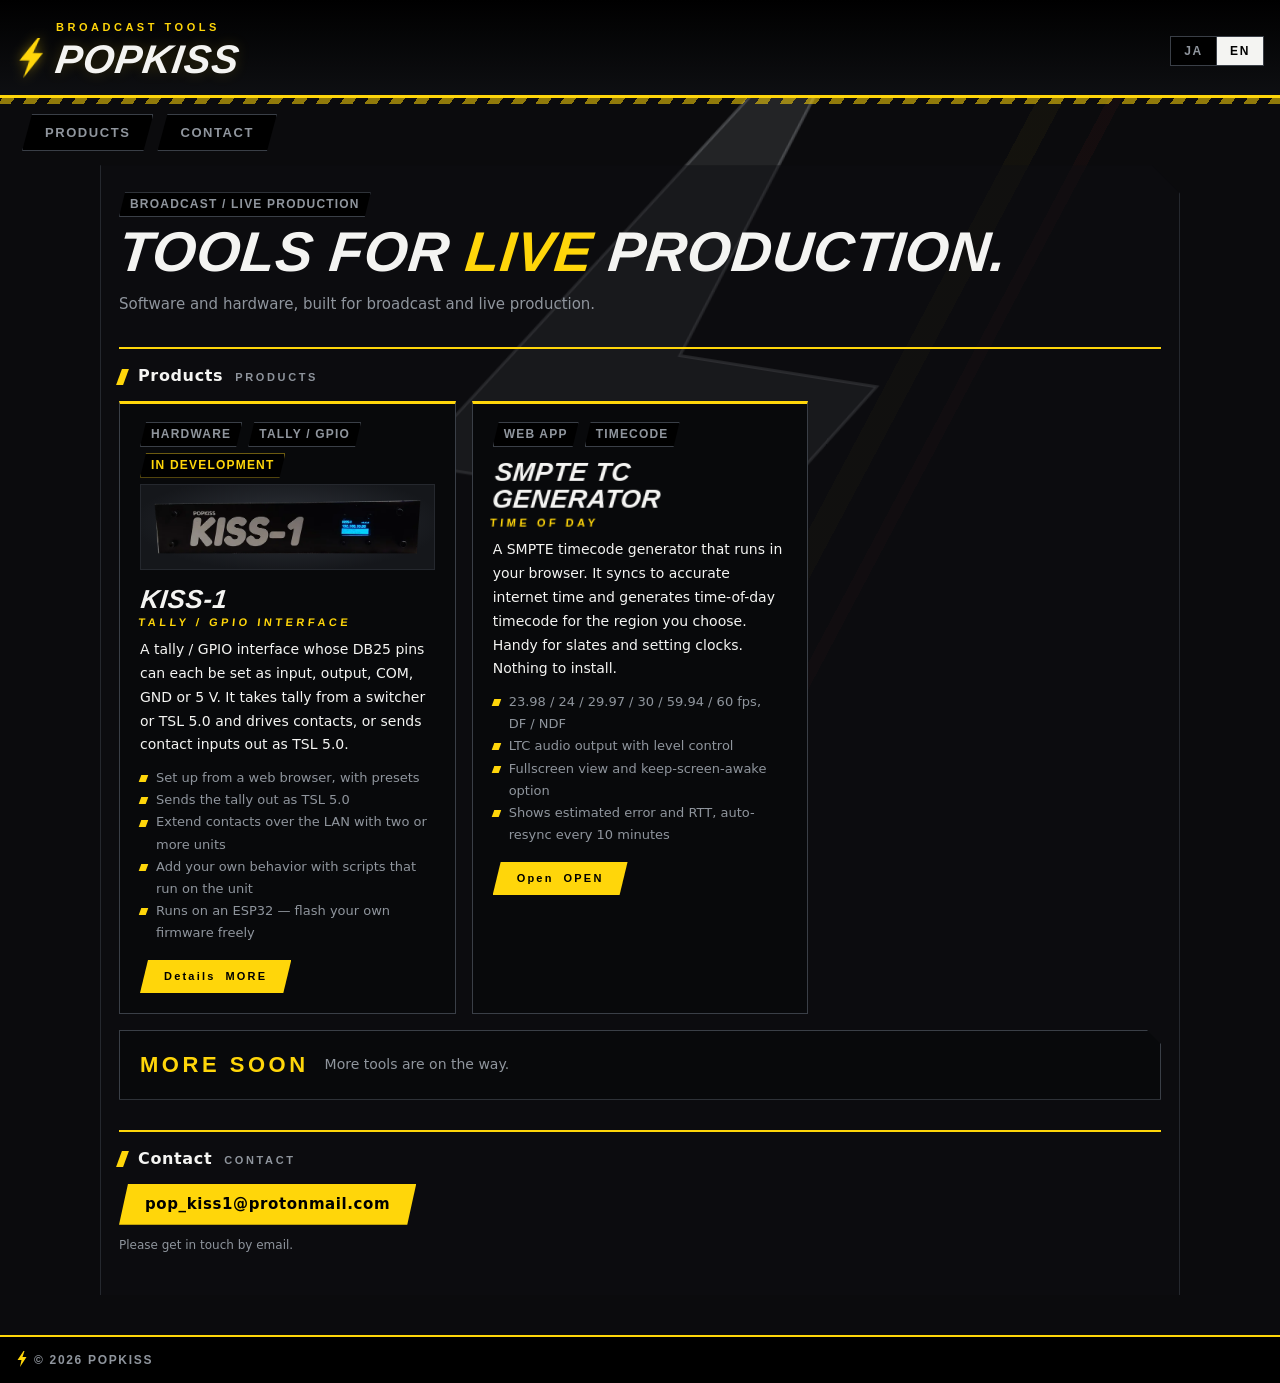
<file: index.html>
<!DOCTYPE html>
<html lang="ja" data-title-ja="POPKISS — 放送・ライブ制作のツール" data-title-en="POPKISS — Tools for broadcast and live production">
<head>
<meta charset="utf-8">
<meta name="viewport" content="width=device-width,initial-scale=1">
<title>POPKISS</title>
<meta name="description" content="POPKISS — 放送・ライブ制作のツール。 / Tools for broadcast and live production.">
<link rel="icon" href="data:image/svg+xml,%3Csvg xmlns='http://www.w3.org/2000/svg' viewBox='0 0 24 32'%3E%3Cpath d='M15 0 3 18h8L8 32 21 12h-8l4-12z' fill='%23ffd60a'/%3E%3C/svg%3E">
<link rel="stylesheet" href="style.css?v=0.25">
<script src="site.js?v=0.25"></script>
</head>
<body>
<header class="top">
 <a class="mark" href="./"><svg class="bolt" viewBox="0 0 24 32" aria-hidden="true"><path d="M15 0 3 18h8L8 32 21 12h-8l4-12z"/></svg><div><small>BROADCAST TOOLS</small><b>POPKISS</b></div></a>
 <span class="sp"></span>
 <div class="lang" role="group" aria-label="Language"><button type="button" data-l="ja">JA</button><button type="button" data-l="en">EN</button></div>
</header>
<nav><a href="#products">PRODUCTS</a><a href="#contact">CONTACT</a></nav>

<main>
 <section>
  <div class="chip">BROADCAST / LIVE PRODUCTION</div>
  <p class="hero">Tools for <em>live</em> production.</p>
  <p class="lead ja">放送・ライブ制作の現場向けに、ソフトウェアとハードウェアを自作しています。</p>
  <p class="lead en">Software and hardware, built for broadcast and live production.</p>
 </section>

 <section class="sec" id="products">
  <h2><span class="ja">製品・ツール</span><span class="en">Products</span> <span class="sub">PRODUCTS</span></h2>
  <div class="cards">
   <article class="card">
    <div class="tags"><span class="chip">HARDWARE</span><span class="chip">TALLY / GPIO</span><span class="chip dev"><span class="ja">開発中</span><span class="en">IN DEVELOPMENT</span></span></div>
    <a class="thumb" href="kiss-1.html"><img src="img/kiss-1_front_s.webp" width="720" height="151" alt="KISS-1"></a>
    <h3>KISS-1 <small>TALLY / GPIO INTERFACE</small></h3>
    <p class="ja">DB25 の全ピンを、入力・出力・COM・GND・5V に自由に割り当てられるタリー / GPIO インターフェイスです。スイッチャーや TSL 5.0 からタリーを受けて接点で出したり、接点入力を TSL 5.0 で送ったりできます。</p>
    <p class="en">A tally / GPIO interface whose DB25 pins can each be set as input, output, COM, GND or 5 V. It takes tally from a switcher or TSL 5.0 and drives contacts, or sends contact inputs out as TSL 5.0.</p>
    <ul class="ja">
     <li>ブラウザから設定、プリセットも保存可能</li>
     <li>受けたタリーを TSL 5.0 で送信</li>
     <li>2台以上で、LAN 越しに接点を延長</li>
     <li>本体で動くスクリプトで、独自の動きを追加</li>
     <li>ESP32 なので、自作ファームも自由に書き込める</li>
    </ul>
    <ul class="en">
     <li>Set up from a web browser, with presets</li>
     <li>Sends the tally out as TSL 5.0</li>
     <li>Extend contacts over the LAN with two or more units</li>
     <li>Add your own behavior with scripts that run on the unit</li>
     <li>Runs on an ESP32 — flash your own firmware freely</li>
    </ul>
    <div class="links"><a class="go" href="kiss-1.html"><span class="ja">詳しく</span><span class="en">Details</span> <span>MORE</span></a></div>
   </article>

   <article class="card">
    <div class="tags"><span class="chip">WEB APP</span><span class="chip">TIMECODE</span></div>
    <h3>SMPTE TC GENERATOR <small>TIME OF DAY</small></h3>
    <p class="ja">ブラウザで動く SMPTE タイムコードジェネレーターです。ネットの正確な時刻に合わせて、選んだ地域の時刻（Time of Day）からタイムコードを出します。スレートや時刻合わせなどに使えます。インストールはいりません。</p>
    <p class="en">A SMPTE timecode generator that runs in your browser. It syncs to accurate internet time and generates time-of-day timecode for the region you choose. Handy for slates and setting clocks. Nothing to install.</p>
    <ul class="ja">
     <li>23.98 / 24 / 29.97 / 30 / 59.94 / 60 fps、<span style="white-space:nowrap">DF / NDF</span></li>
     <li>LTC を音声で出力（レベル調整つき）</li>
     <li>全画面表示・画面を消さない設定</li>
     <li>推定誤差・RTT の表示、10分ごとの自動再同期</li>
    </ul>
    <ul class="en">
     <li>23.98 / 24 / 29.97 / 30 / 59.94 / 60 fps, <span style="white-space:nowrap">DF / NDF</span></li>
     <li>LTC audio output with level control</li>
     <li>Fullscreen view and keep-screen-awake option</li>
     <li>Shows estimated error and RTT, auto-resync every 10 minutes</li>
    </ul>
    <div class="links"><a class="go" href="https://popkiss.poppopkiss.workers.dev/" target="_blank" rel="noopener"><span class="ja">開く</span><span class="en">Open</span> <span>OPEN</span></a></div>
   </article>
  </div>
  <div class="soon"><b>MORE SOON</b><span class="ja">ほかのツールも準備中です。</span><span class="en">More tools are on the way.</span></div>
 </section>

 <section class="sec" id="contact">
  <h2><span class="ja">お問い合わせ</span><span class="en">Contact</span> <span class="sub">CONTACT</span></h2>
  <a class="mail" href="mailto:pop_kiss1@protonmail.com">pop_kiss1@protonmail.com</a>
  <p class="note ja">お問い合わせはメールでお願いします。</p>
  <p class="note en">Please get in touch by email.</p>
 </section>
</main>

<footer><span><svg class="bolt" viewBox="0 0 24 32" aria-hidden="true"><path d="M15 0 3 18h8L8 32 21 12h-8l4-12z"/></svg>© 2026 POPKISS</span></footer>
</body>
</html>
</file>
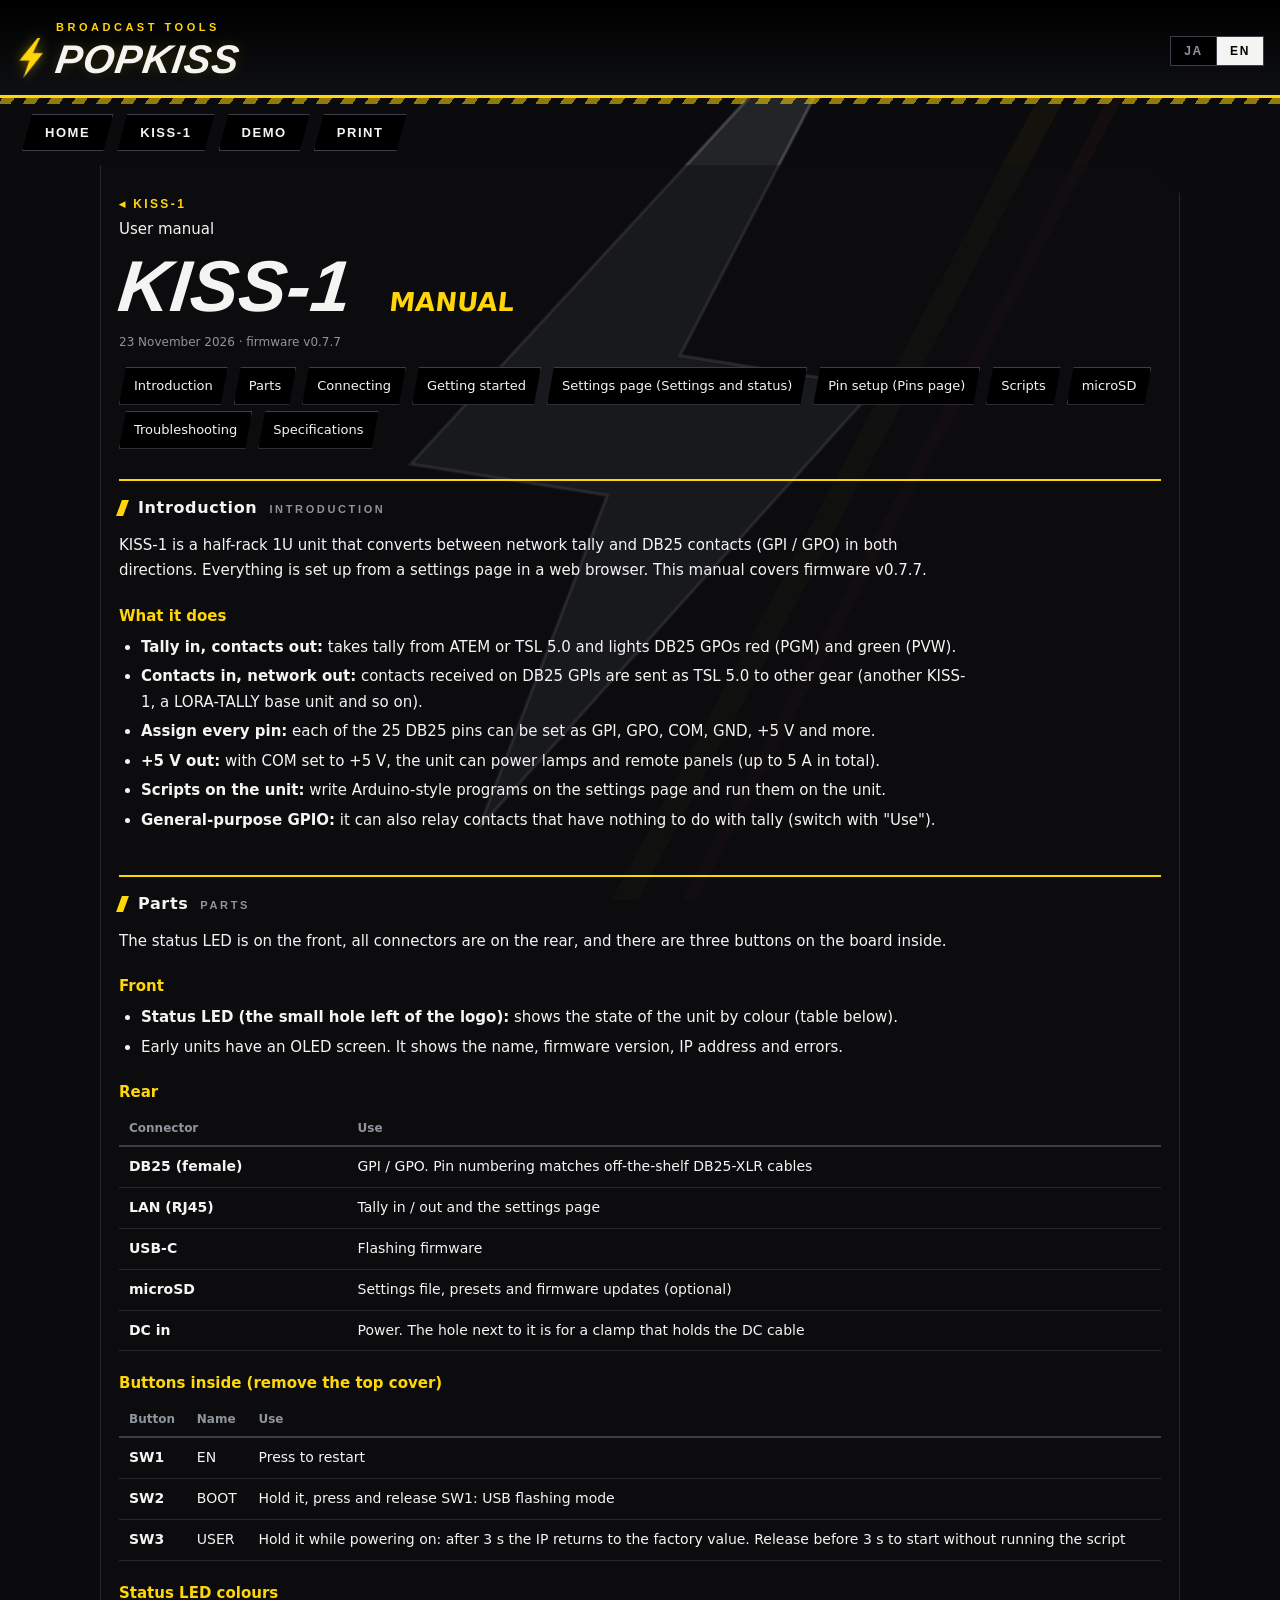
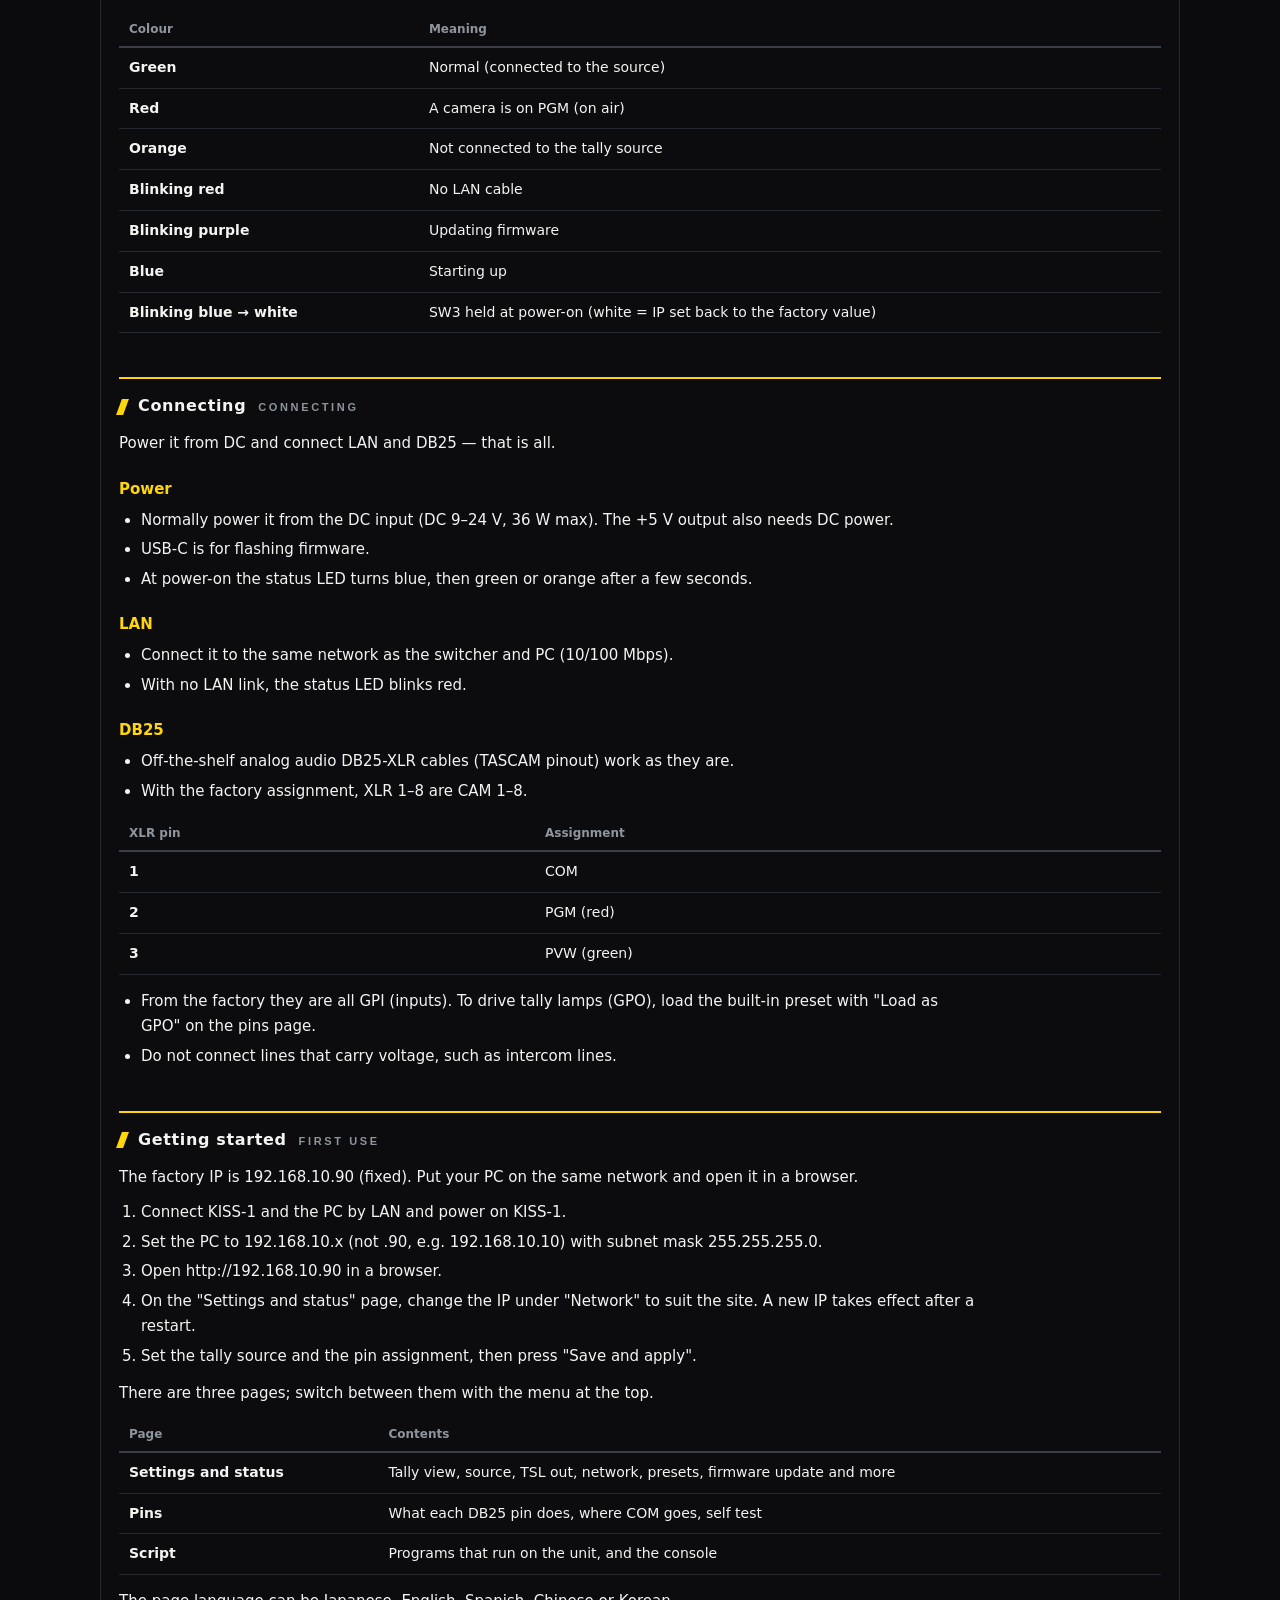
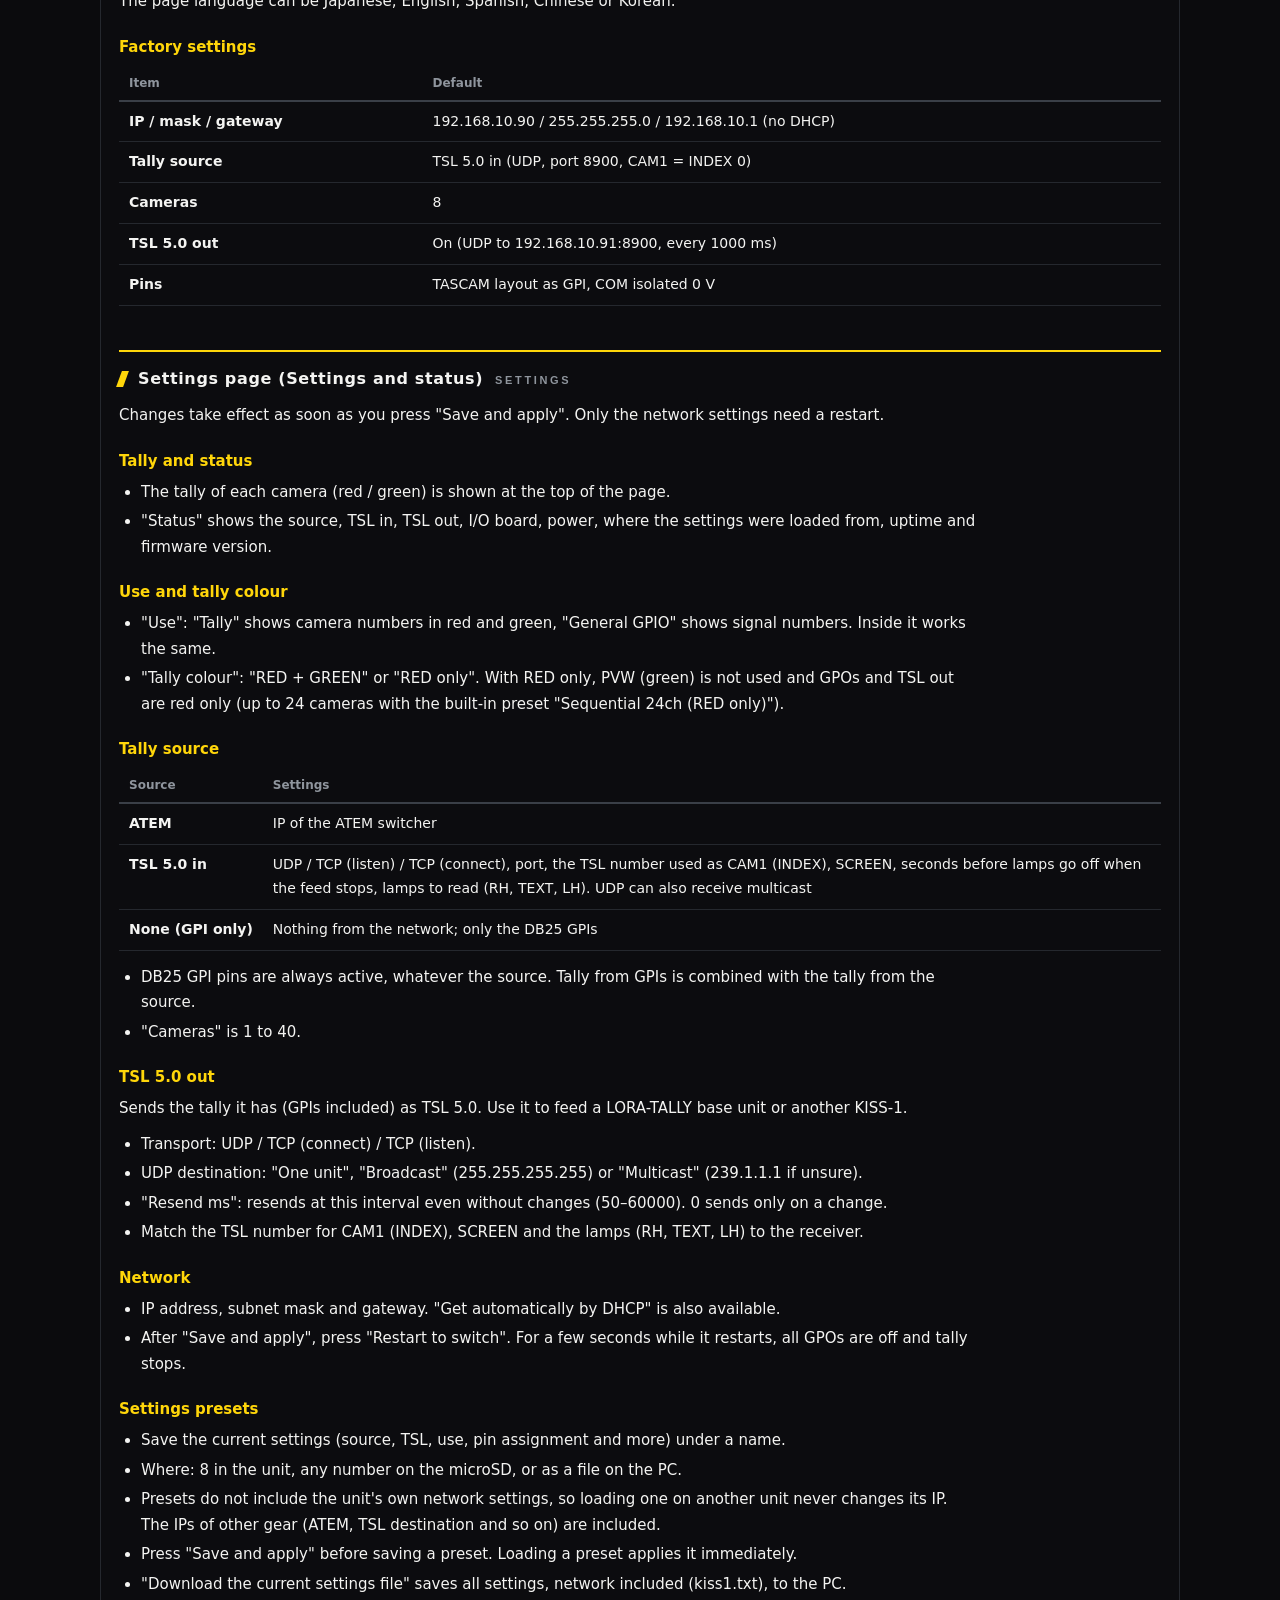
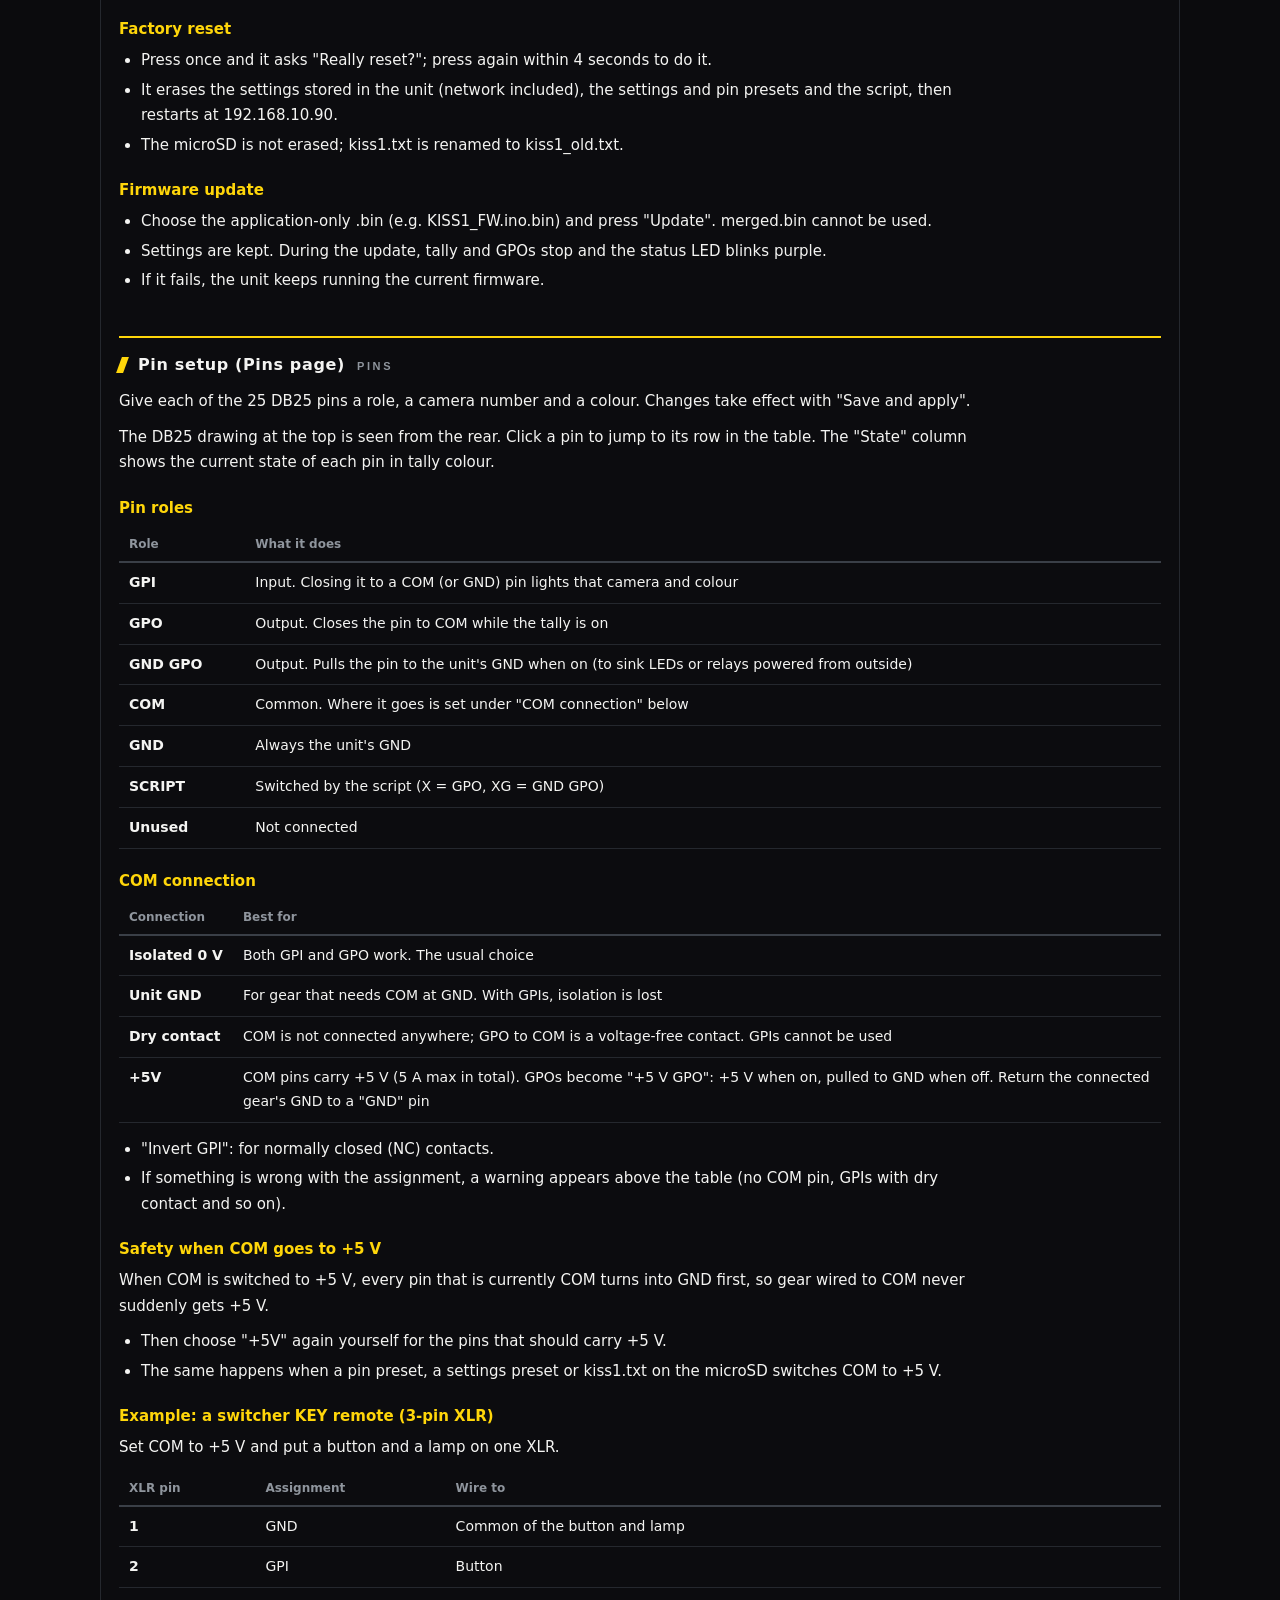
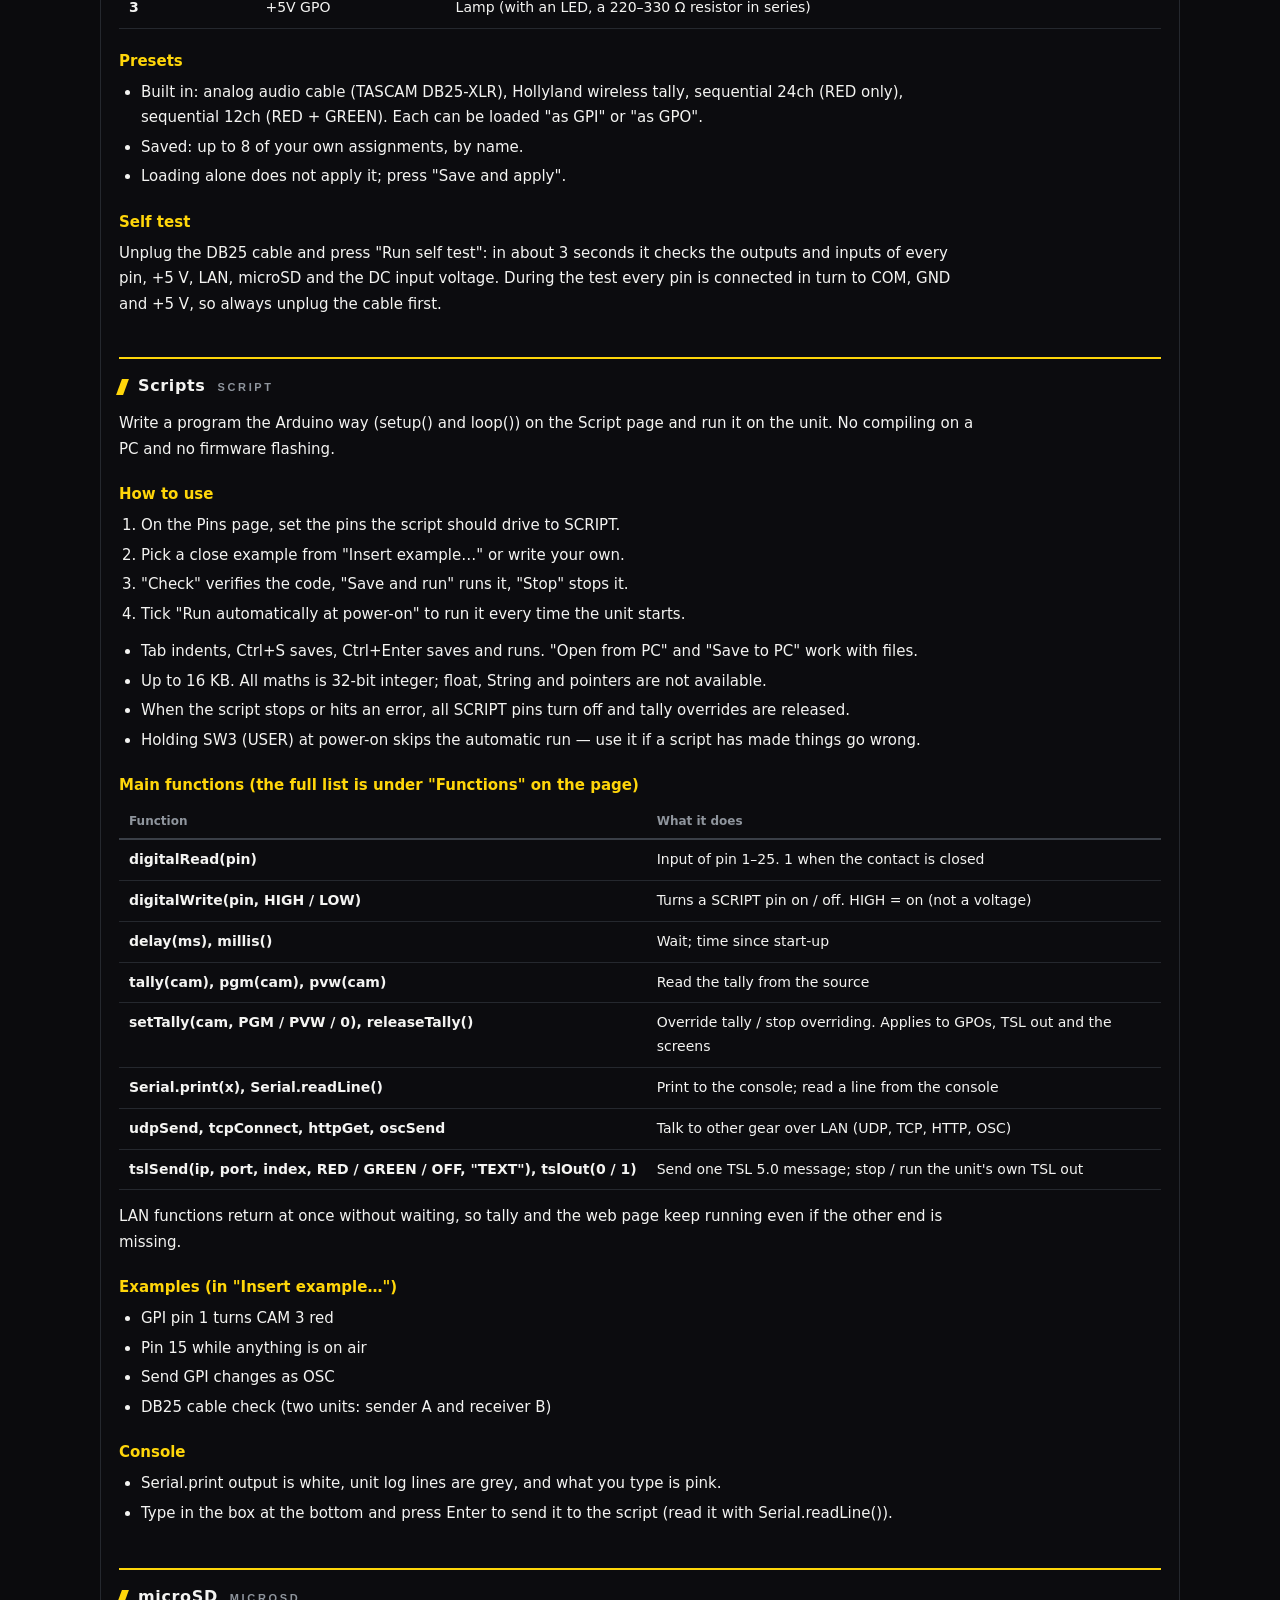
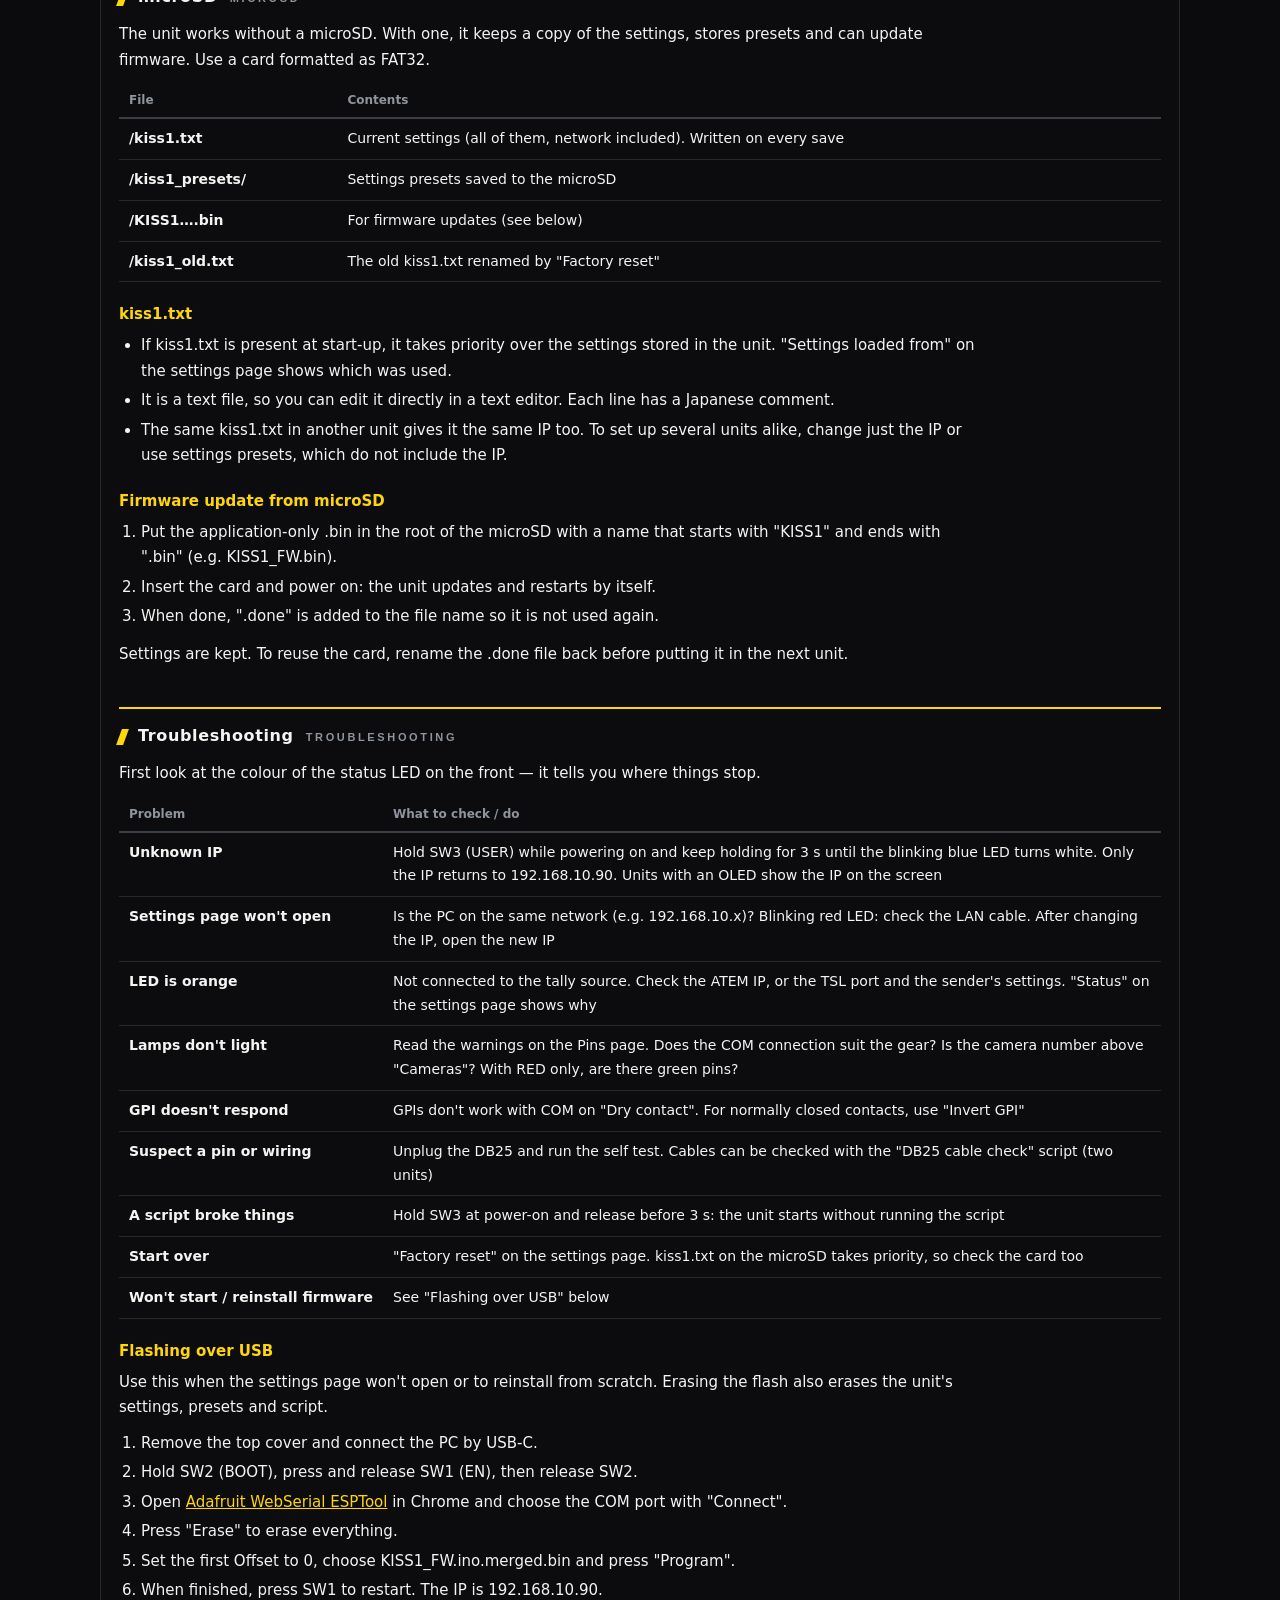
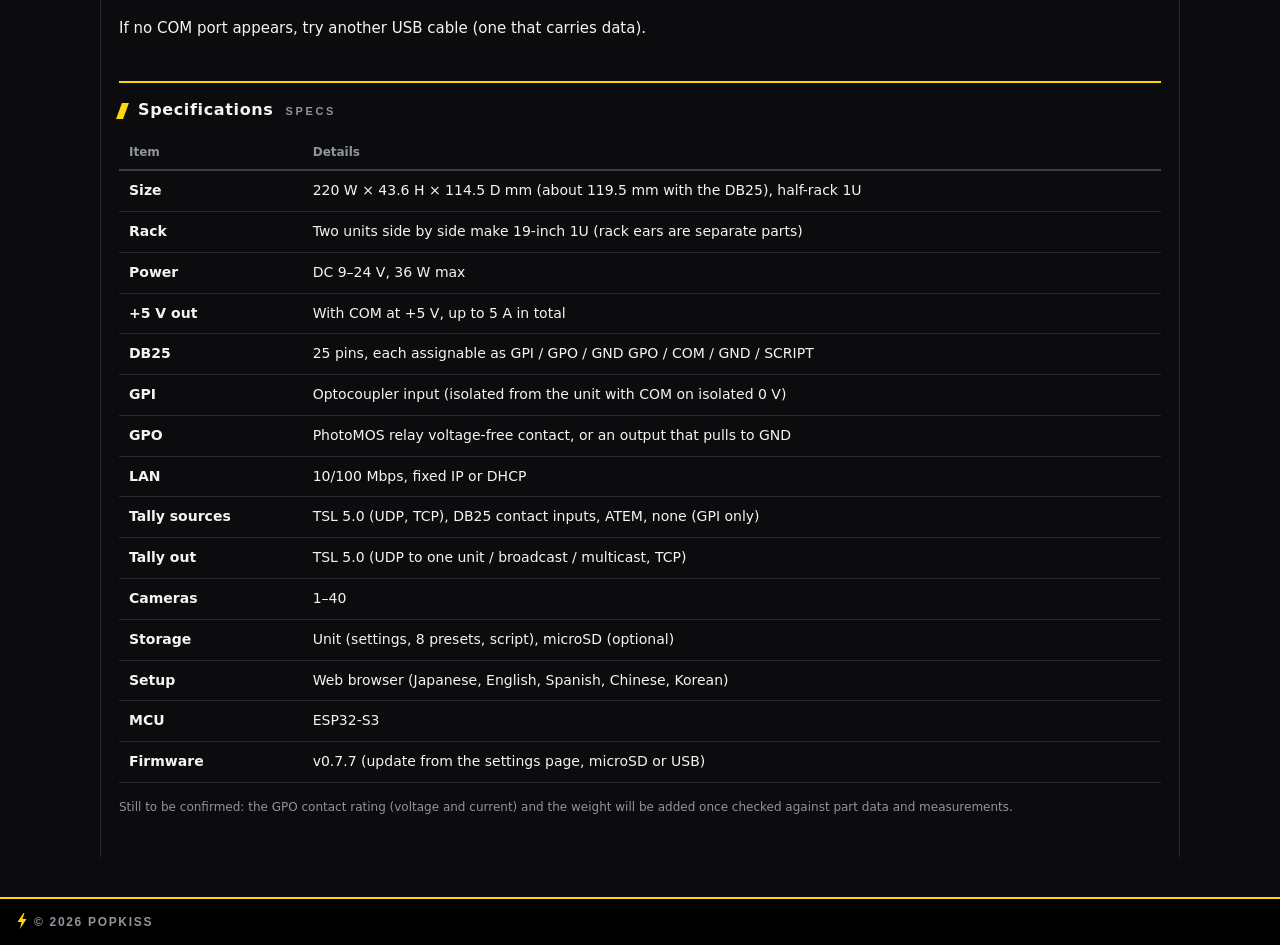
<file: kiss-1-manual.html>
<!DOCTYPE html>
<html lang="ja" data-title-ja="KISS-1 取扱説明書 — POPKISS" data-title-en="KISS-1 User Manual — POPKISS">
<head>
<meta charset="utf-8">
<meta name="viewport" content="width=device-width,initial-scale=1">
<title>KISS-1 取扱説明書 — POPKISS</title>
<meta name="description" content="KISS-1 取扱説明書（ファーム v0.7.7） / KISS-1 user manual (firmware v0.7.7)">
<link rel="icon" href="data:image/svg+xml,%3Csvg xmlns='http://www.w3.org/2000/svg' viewBox='0 0 24 32'%3E%3Cpath d='M15 0 3 18h8L8 32 21 12h-8l4-12z' fill='%23ffd60a'/%3E%3C/svg%3E">
<link rel="stylesheet" href="style.css?v=0.25">
<script src="site.js?v=0.25"></script>
</head>
<body class="manual">
<header class="top">
 <a class="mark" href="./"><svg class="bolt" viewBox="0 0 24 32" aria-hidden="true"><path d="M15 0 3 18h8L8 32 21 12h-8l4-12z"/></svg><div><small>BROADCAST TOOLS</small><b>POPKISS</b></div></a>
 <span class="sp"></span>
 <div class="lang" role="group" aria-label="Language"><button type="button" data-l="ja">JA</button><button type="button" data-l="en">EN</button></div>
</header>
<nav><a href="./">HOME</a><a href="kiss-1.html">KISS-1</a><a href="kiss-1-sim.html">DEMO</a><a href="#" onclick="window.print();return false">PRINT</a></nav>

<main>
 <section>
  <a class="back" href="kiss-1.html">◂ KISS-1</a>
  <div class="kind"><span class="ja">取扱説明書</span><span class="en">User manual</span></div>
  <h1 class="mtitle">KISS-1 <span><span class="ja">取扱説明書</span><span class="en">Manual</span></span></h1>
  <p class="note"><span class="ja">2026 年 11 月 23 日 · ファーム v0.7.7</span><span class="en">23 November 2026 · firmware v0.7.7</span></p>
  <div class="toc"><a href="#intro"><span class="ja">はじめに</span><span class="en">Introduction</span></a><a href="#parts"><span class="ja">各部の名前</span><span class="en">Parts</span></a><a href="#connect"><span class="ja">接続</span><span class="en">Connecting</span></a><a href="#start"><span class="ja">はじめて使う</span><span class="en">Getting started</span></a><a href="#settings"><span class="ja">設定ページ（設定と状態）</span><span class="en">Settings page (Settings and status)</span></a><a href="#pins"><span class="ja">ピンの設定（ピン割り当て）</span><span class="en">Pin setup (Pins page)</span></a><a href="#script"><span class="ja">スクリプト</span><span class="en">Scripts</span></a><a href="#sd"><span class="ja">microSD</span><span class="en">microSD</span></a><a href="#trouble"><span class="ja">困ったとき</span><span class="en">Troubleshooting</span></a><a href="#spec"><span class="ja">仕様</span><span class="en">Specifications</span></a></div>
 </section>
 <section class="sec" id="intro">
  <h2><span class="ja">はじめに</span><span class="en">Introduction</span> <span class="sub">INTRODUCTION</span></h2>
  <p class="ja mp">KISS-1 は、ネットワークのタリーと DB25 の接点（GPI / GPO）を相互に変換するハーフラック 1U の機材です。設定はすべてブラウザの設定ページから行います。この説明書はファーム v0.7.7 に合わせています。</p><p class="en mp">KISS-1 is a half-rack 1U unit that converts between network tally and DB25 contacts (GPI / GPO) in both directions. Everything is set up from a settings page in a web browser. This manual covers firmware v0.7.7.</p>
  <h3 class="mh3"><span class="ja">できること</span><span class="en">What it does</span></h3>
  <ul class="ml">
   <li><span class="ja"><b>タリーを受けて接点で出す：</b>ATEM・TSL 5.0 からタリーを受け、DB25 の GPO を赤（PGM）・緑（PVW）で点けます。</span><span class="en"><b>Tally in, contacts out:</b> takes tally from ATEM or TSL 5.0 and lights DB25 GPOs red (PGM) and green (PVW).</span></li>
   <li><span class="ja"><b>接点を受けてネットワークへ送る：</b>DB25 の GPI で受けた接点を、TSL 5.0 で別の機器（もう 1 台の KISS-1 や LORA-TALLY 親機など）へ送ります。</span><span class="en"><b>Contacts in, network out:</b> contacts received on DB25 GPIs are sent as TSL 5.0 to other gear (another KISS-1, a LORA-TALLY base unit and so on).</span></li>
   <li><span class="ja"><b>ピンを自由に割り当てる：</b>DB25 の 25 本のピンを、GPI・GPO・COM・GND・+5V などに 1 本ずつ割り当てられます。</span><span class="en"><b>Assign every pin:</b> each of the 25 DB25 pins can be set as GPI, GPO, COM, GND, +5 V and more.</span></li>
   <li><span class="ja"><b>+5V を出す：</b>COM を +5V にすると、ランプやリモコンに +5V を出せます（合計 5A まで）。</span><span class="en"><b>+5 V out:</b> with COM set to +5 V, the unit can power lamps and remote panels (up to 5 A in total).</span></li>
   <li><span class="ja"><b>本体の上でスクリプトを動かす：</b>Arduino と同じ書き方のプログラムを設定ページで書き、本体で実行できます。</span><span class="en"><b>Scripts on the unit:</b> write Arduino-style programs on the settings page and run them on the unit.</span></li>
   <li><span class="ja"><b>汎用 GPIO として使う：</b>タリー以外の接点の中継にも使えます（「使い方」で切り替え）。</span><span class="en"><b>General-purpose GPIO:</b> it can also relay contacts that have nothing to do with tally (switch with "Use").</span></li>
  </ul>
 </section>
 <section class="sec" id="parts">
  <h2><span class="ja">各部の名前</span><span class="en">Parts</span> <span class="sub">PARTS</span></h2>
  <p class="ja mp">前面には状態 LED、背面にはすべての端子、中の基板にはボタンが 3 つあります。</p><p class="en mp">The status LED is on the front, all connectors are on the rear, and there are three buttons on the board inside.</p>
  <h3 class="mh3"><span class="ja">前面</span><span class="en">Front</span></h3>
  <ul class="ml">
   <li><span class="ja"><b>状態 LED（ロゴの左の小さな穴）：</b>本体の状態を色で示します（下の表）。</span><span class="en"><b>Status LED (the small hole left of the logo):</b> shows the state of the unit by colour (table below).</span></li>
   <li><span class="ja">初期の台には OLED 画面が付いています。名前・ファームのバージョン・IP アドレス・エラーを表示します。</span><span class="en">Early units have an OLED screen. It shows the name, firmware version, IP address and errors.</span></li>
  </ul>
  <h3 class="mh3"><span class="ja">背面</span><span class="en">Rear</span></h3>
  <div class="mt"><table class="mtab"><thead><tr><th><span class="ja">端子</span><span class="en">Connector</span></th><th><span class="ja">使い方</span><span class="en">Use</span></th></tr></thead><tbody>
<tr><td><span class="ja">DB25（メス）</span><span class="en">DB25 (female)</span></td><td><span class="ja">GPI / GPO。市販の DB25-XLR（キャノン）ケーブルとピン番を合わせてあります</span><span class="en">GPI / GPO. Pin numbering matches off-the-shelf DB25-XLR cables</span></td></tr>
<tr><td><span class="ja">LAN（RJ45）</span><span class="en">LAN (RJ45)</span></td><td><span class="ja">タリーの送受信と設定ページ</span><span class="en">Tally in / out and the settings page</span></td></tr>
<tr><td><span class="ja">USB-C</span><span class="en">USB-C</span></td><td><span class="ja">ファームの書き込み</span><span class="en">Flashing firmware</span></td></tr>
<tr><td><span class="ja">microSD</span><span class="en">microSD</span></td><td><span class="ja">設定ファイル・プリセット・ファーム更新用（なくても動きます）</span><span class="en">Settings file, presets and firmware updates (optional)</span></td></tr>
<tr><td><span class="ja">DC 入力</span><span class="en">DC in</span></td><td><span class="ja">電源。横の穴は DC ケーブルを留めるクランプ用</span><span class="en">Power. The hole next to it is for a clamp that holds the DC cable</span></td></tr>
</tbody></table></div>
  <h3 class="mh3"><span class="ja">中のボタン（上フタを外して操作します）</span><span class="en">Buttons inside (remove the top cover)</span></h3>
  <div class="mt"><table class="mtab"><thead><tr><th><span class="ja">ボタン</span><span class="en">Button</span></th><th><span class="ja">名前</span><span class="en">Name</span></th><th><span class="ja">使い方</span><span class="en">Use</span></th></tr></thead><tbody>
<tr><td><span class="ja">SW1</span><span class="en">SW1</span></td><td><span class="ja">EN</span><span class="en">EN</span></td><td><span class="ja">押すと再起動します</span><span class="en">Press to restart</span></td></tr>
<tr><td><span class="ja">SW2</span><span class="en">SW2</span></td><td><span class="ja">BOOT</span><span class="en">BOOT</span></td><td><span class="ja">押したまま SW1 を押して離すと、USB の書き込みモードになります</span><span class="en">Hold it, press and release SW1: USB flashing mode</span></td></tr>
<tr><td><span class="ja">SW3</span><span class="en">SW3</span></td><td><span class="ja">USER</span><span class="en">USER</span></td><td><span class="ja">押したまま電源を入れて 3 秒で、IP が工場出荷値に戻ります。3 秒たたずに離すと、スクリプトを動かさずに起動します</span><span class="en">Hold it while powering on: after 3 s the IP returns to the factory value. Release before 3 s to start without running the script</span></td></tr>
</tbody></table></div>
  <h3 class="mh3"><span class="ja">状態 LED の色</span><span class="en">Status LED colours</span></h3>
  <div class="mt"><table class="mtab"><thead><tr><th><span class="ja">色</span><span class="en">Colour</span></th><th><span class="ja">意味</span><span class="en">Meaning</span></th></tr></thead><tbody>
<tr><td><span class="ja">緑</span><span class="en">Green</span></td><td><span class="ja">正常（入力元とつながっている）</span><span class="en">Normal (connected to the source)</span></td></tr>
<tr><td><span class="ja">赤</span><span class="en">Red</span></td><td><span class="ja">どれかのカメラが PGM（オンエア）</span><span class="en">A camera is on PGM (on air)</span></td></tr>
<tr><td><span class="ja">オレンジ</span><span class="en">Orange</span></td><td><span class="ja">タリーの入力元とつながっていない</span><span class="en">Not connected to the tally source</span></td></tr>
<tr><td><span class="ja">赤の点滅</span><span class="en">Blinking red</span></td><td><span class="ja">LAN ケーブルがつながっていない</span><span class="en">No LAN cable</span></td></tr>
<tr><td><span class="ja">紫の点滅</span><span class="en">Blinking purple</span></td><td><span class="ja">ファームを更新中</span><span class="en">Updating firmware</span></td></tr>
<tr><td><span class="ja">青</span><span class="en">Blue</span></td><td><span class="ja">起動中</span><span class="en">Starting up</span></td></tr>
<tr><td><span class="ja">青の点滅 → 白</span><span class="en">Blinking blue → white</span></td><td><span class="ja">電源を入れるときに SW3 を押している（白 = IP を工場出荷値に戻した）</span><span class="en">SW3 held at power-on (white = IP set back to the factory value)</span></td></tr>
</tbody></table></div>
 </section>
 <section class="sec" id="connect">
  <h2><span class="ja">接続</span><span class="en">Connecting</span> <span class="sub">CONNECTING</span></h2>
  <p class="ja mp">電源は DC から入れ、LAN と DB25 をつなぐだけで使えます。</p><p class="en mp">Power it from DC and connect LAN and DB25 — that is all.</p>
  <h3 class="mh3"><span class="ja">電源</span><span class="en">Power</span></h3>
  <ul class="ml">
   <li><span class="ja">普段は DC 入力（DC 9〜24V、最大 36W）から入れます。+5V を出す使い方も DC が前提です。</span><span class="en">Normally power it from the DC input (DC 9–24 V, 36 W max). The +5 V output also needs DC power.</span></li>
   <li><span class="ja">USB-C はファームの書き込み用です。</span><span class="en">USB-C is for flashing firmware.</span></li>
   <li><span class="ja">電源を入れると、状態 LED が青になり、数秒で緑かオレンジに変わります。</span><span class="en">At power-on the status LED turns blue, then green or orange after a few seconds.</span></li>
  </ul>
  <h3 class="mh3"><span class="ja">LAN</span><span class="en">LAN</span></h3>
  <ul class="ml">
   <li><span class="ja">スイッチャーや PC と同じネットワークにつなぎます（10/100 Mbps）。</span><span class="en">Connect it to the same network as the switcher and PC (10/100 Mbps).</span></li>
   <li><span class="ja">LAN がつながっていないと、状態 LED が赤で点滅します。</span><span class="en">With no LAN link, the status LED blinks red.</span></li>
  </ul>
  <h3 class="mh3"><span class="ja">DB25</span><span class="en">DB25</span></h3>
  <ul class="ml">
   <li><span class="ja">市販のアナログオーディオ用 DB25-XLR ケーブル（TASCAM 配列）がそのまま使えます。</span><span class="en">Off-the-shelf analog audio DB25-XLR cables (TASCAM pinout) work as they are.</span></li>
   <li><span class="ja">工場出荷の割り当てでは、XLR の 1〜8 番が CAM 1〜8 になります。</span><span class="en">With the factory assignment, XLR 1–8 are CAM 1–8.</span></li>
  </ul>
  <div class="mt"><table class="mtab"><thead><tr><th><span class="ja">XLR のピン</span><span class="en">XLR pin</span></th><th><span class="ja">割り当て</span><span class="en">Assignment</span></th></tr></thead><tbody>
<tr><td><span class="ja">1</span><span class="en">1</span></td><td><span class="ja">COM</span><span class="en">COM</span></td></tr>
<tr><td><span class="ja">2</span><span class="en">2</span></td><td><span class="ja">PGM（赤）</span><span class="en">PGM (red)</span></td></tr>
<tr><td><span class="ja">3</span><span class="en">3</span></td><td><span class="ja">PVW（緑）</span><span class="en">PVW (green)</span></td></tr>
</tbody></table></div>
  <ul class="ml">
   <li><span class="ja">工場出荷では全部 GPI（入力）です。タリーを点ける側（GPO）で使うときは、「ピン割り当て」で内蔵プリセットを「GPO として読み込む」にします。</span><span class="en">From the factory they are all GPI (inputs). To drive tally lamps (GPO), load the built-in preset with "Load as GPO" on the pins page.</span></li>
   <li><span class="ja">インカムなど、電圧が乗っているラインにはつながないでください。</span><span class="en">Do not connect lines that carry voltage, such as intercom lines.</span></li>
  </ul>
 </section>
 <section class="sec" id="start">
  <h2><span class="ja">はじめて使う</span><span class="en">Getting started</span> <span class="sub">FIRST USE</span></h2>
  <p class="ja mp">工場出荷の IP は 192.168.10.90（固定）です。PC を同じネットワークにして、ブラウザで開きます。</p><p class="en mp">The factory IP is 192.168.10.90 (fixed). Put your PC on the same network and open it in a browser.</p>
  <ol class="ml">
   <li><span class="ja">KISS-1 と PC を LAN でつなぎ、KISS-1 の電源を入れます。</span><span class="en">Connect KISS-1 and the PC by LAN and power on KISS-1.</span></li>
   <li><span class="ja">PC の IP を 192.168.10.x（.90 以外、例：192.168.10.10）、サブネットマスクを 255.255.255.0 にします。</span><span class="en">Set the PC to 192.168.10.x (not .90, e.g. 192.168.10.10) with subnet mask 255.255.255.0.</span></li>
   <li><span class="ja">ブラウザで http://192.168.10.90 を開きます。</span><span class="en">Open http://192.168.10.90 in a browser.</span></li>
   <li><span class="ja">「設定と状態」のページが出たら、使う現場に合わせて「ネットワーク」の IP を変えます。変えた IP は再起動すると切り替わります。</span><span class="en">On the "Settings and status" page, change the IP under "Network" to suit the site. A new IP takes effect after a restart.</span></li>
   <li><span class="ja">「タリーの入力元」と「ピン割り当て」を設定して、「保存して反映」を押します。</span><span class="en">Set the tally source and the pin assignment, then press "Save and apply".</span></li>
  </ol>
  <p class="ja mp">ページは 3 つあり、上のメニューで切り替えます。</p><p class="en mp">There are three pages; switch between them with the menu at the top.</p>
  <div class="mt"><table class="mtab"><thead><tr><th><span class="ja">ページ</span><span class="en">Page</span></th><th><span class="ja">中身</span><span class="en">Contents</span></th></tr></thead><tbody>
<tr><td><span class="ja">設定と状態</span><span class="en">Settings and status</span></td><td><span class="ja">タリーの表示、入力元、TSL 送信、ネットワーク、プリセット、ファーム更新など</span><span class="en">Tally view, source, TSL out, network, presets, firmware update and more</span></td></tr>
<tr><td><span class="ja">ピン割り当て</span><span class="en">Pins</span></td><td><span class="ja">DB25 の各ピンの使い方、COM のつなぎ先、セルフテスト</span><span class="en">What each DB25 pin does, where COM goes, self test</span></td></tr>
<tr><td><span class="ja">スクリプト</span><span class="en">Script</span></td><td><span class="ja">本体で動かすプログラムとコンソール</span><span class="en">Programs that run on the unit, and the console</span></td></tr>
</tbody></table></div>
  <p class="ja mp">ページの言語は、日本語・英語・スペイン語・中国語・韓国語から選べます。</p><p class="en mp">The page language can be Japanese, English, Spanish, Chinese or Korean.</p>
  <h3 class="mh3"><span class="ja">工場出荷の設定</span><span class="en">Factory settings</span></h3>
  <div class="mt"><table class="mtab"><thead><tr><th><span class="ja">項目</span><span class="en">Item</span></th><th><span class="ja">初期値</span><span class="en">Default</span></th></tr></thead><tbody>
<tr><td><span class="ja">IP / マスク / ゲートウェイ</span><span class="en">IP / mask / gateway</span></td><td><span class="ja">192.168.10.90 / 255.255.255.0 / 192.168.10.1（DHCP なし）</span><span class="en">192.168.10.90 / 255.255.255.0 / 192.168.10.1 (no DHCP)</span></td></tr>
<tr><td><span class="ja">タリーの入力元</span><span class="en">Tally source</span></td><td><span class="ja">TSL 5.0 受信（UDP、ポート 8900、CAM1 = INDEX 0）</span><span class="en">TSL 5.0 in (UDP, port 8900, CAM1 = INDEX 0)</span></td></tr>
<tr><td><span class="ja">カメラ台数</span><span class="en">Cameras</span></td><td><span class="ja">8</span><span class="en">8</span></td></tr>
<tr><td><span class="ja">TSL 5.0 送信</span><span class="en">TSL 5.0 out</span></td><td><span class="ja">オン（192.168.10.91:8900 へ UDP、1000 ms ごと）</span><span class="en">On (UDP to 192.168.10.91:8900, every 1000 ms)</span></td></tr>
<tr><td><span class="ja">ピン割り当て</span><span class="en">Pins</span></td><td><span class="ja">TASCAM 配列の GPI、COM は絶縁 0V</span><span class="en">TASCAM layout as GPI, COM isolated 0 V</span></td></tr>
</tbody></table></div>
 </section>
 <section class="sec" id="settings">
  <h2><span class="ja">設定ページ（設定と状態）</span><span class="en">Settings page (Settings and status)</span> <span class="sub">SETTINGS</span></h2>
  <p class="ja mp">変えたら「保存して反映」を押すと、すぐに切り替わります。ネットワークだけは再起動で切り替わります。</p><p class="en mp">Changes take effect as soon as you press "Save and apply". Only the network settings need a restart.</p>
  <h3 class="mh3"><span class="ja">タリーと状態</span><span class="en">Tally and status</span></h3>
  <ul class="ml">
   <li><span class="ja">ページの上に、各カメラのタリー（赤・緑）が表示されます。</span><span class="en">The tally of each camera (red / green) is shown at the top of the page.</span></li>
   <li><span class="ja">「状態」には、入力元・TSL 受信・TSL 送信・I/O 基板・電源・設定の読み込み元・稼働時間とファームのバージョンが出ます。</span><span class="en">"Status" shows the source, TSL in, TSL out, I/O board, power, where the settings were loaded from, uptime and firmware version.</span></li>
  </ul>
  <h3 class="mh3"><span class="ja">使い方とタリーの色</span><span class="en">Use and tally colour</span></h3>
  <ul class="ml">
   <li><span class="ja">「使い方」：「タリー」はカメラ番号と赤・緑で、「汎用 GPIO」は信号番号で表示します。中の動きは同じです。</span><span class="en">"Use": "Tally" shows camera numbers in red and green, "General GPIO" shows signal numbers. Inside it works the same.</span></li>
   <li><span class="ja">「タリーの色」：「RED + GREEN」か「RED のみ」。RED のみにすると PVW（緑）は使わず、GPO・TSL 送信もすべて赤だけになります（内蔵プリセット「連番 24ch（RED のみ）」と組み合わせると 24 カメラまで）。</span><span class="en">"Tally colour": "RED + GREEN" or "RED only". With RED only, PVW (green) is not used and GPOs and TSL out are red only (up to 24 cameras with the built-in preset "Sequential 24ch (RED only)").</span></li>
  </ul>
  <h3 class="mh3"><span class="ja">タリーの入力元</span><span class="en">Tally source</span></h3>
  <div class="mt"><table class="mtab"><thead><tr><th><span class="ja">入力元</span><span class="en">Source</span></th><th><span class="ja">設定するもの</span><span class="en">Settings</span></th></tr></thead><tbody>
<tr><td><span class="ja">ATEM</span><span class="en">ATEM</span></td><td><span class="ja">ATEM スイッチャーの IP</span><span class="en">IP of the ATEM switcher</span></td></tr>
<tr><td><span class="ja">TSL 5.0 受信</span><span class="en">TSL 5.0 in</span></td><td><span class="ja">UDP / TCP（こちらで待ち受け）/ TCP（こちらから接続）、ポート、CAM1 にする TSL の番号（INDEX）、SCREEN、途切れたら消灯するまでの秒数、受信するランプ（RH・TEXT・LH）。UDP はマルチキャストも受けられます</span><span class="en">UDP / TCP (listen) / TCP (connect), port, the TSL number used as CAM1 (INDEX), SCREEN, seconds before lamps go off when the feed stops, lamps to read (RH, TEXT, LH). UDP can also receive multicast</span></td></tr>
<tr><td><span class="ja">なし（GPI だけ）</span><span class="en">None (GPI only)</span></td><td><span class="ja">ネットワークからは受けず、DB25 の GPI だけを使います</span><span class="en">Nothing from the network; only the DB25 GPIs</span></td></tr>
</tbody></table></div>
  <ul class="ml">
   <li><span class="ja">どの入力元でも、DB25 の GPI ピンはいつも有効です。GPI で受けたタリーは入力元のタリーに重ねて使われます。</span><span class="en">DB25 GPI pins are always active, whatever the source. Tally from GPIs is combined with the tally from the source.</span></li>
   <li><span class="ja">「カメラ台数」は 1〜40 です。</span><span class="en">"Cameras" is 1 to 40.</span></li>
  </ul>
  <h3 class="mh3"><span class="ja">TSL 5.0 送信</span><span class="en">TSL 5.0 out</span></h3>
  <p class="ja mp">受けたタリー（GPI を含む）を TSL 5.0 で送ります。LORA-TALLY 親機や、もう 1 台の KISS-1 へつなぐときに使います。</p><p class="en mp">Sends the tally it has (GPIs included) as TSL 5.0. Use it to feed a LORA-TALLY base unit or another KISS-1.</p>
  <ul class="ml">
   <li><span class="ja">送り方：UDP / TCP（こちらから接続）/ TCP（こちらで待ち受け）。</span><span class="en">Transport: UDP / TCP (connect) / TCP (listen).</span></li>
   <li><span class="ja">UDP の送り先：「1 台に送る」「全体に送る」（255.255.255.255）「マルチキャスト」（迷ったら 239.1.1.1）。</span><span class="en">UDP destination: "One unit", "Broadcast" (255.255.255.255) or "Multicast" (239.1.1.1 if unsure).</span></li>
   <li><span class="ja">「くり返し送信 ms」：変化がなくてもこの間隔で送り直します（50〜60000）。0 にすると変化したときだけ送ります。</span><span class="en">"Resend ms": resends at this interval even without changes (50–60000). 0 sends only on a change.</span></li>
   <li><span class="ja">CAM1 の TSL 番号（INDEX）、SCREEN、点けるランプ（RH・TEXT・LH）を相手に合わせます。</span><span class="en">Match the TSL number for CAM1 (INDEX), SCREEN and the lamps (RH, TEXT, LH) to the receiver.</span></li>
  </ul>
  <h3 class="mh3"><span class="ja">ネットワーク</span><span class="en">Network</span></h3>
  <ul class="ml">
   <li><span class="ja">IP アドレス・サブネットマスク・ゲートウェイ。「DHCP で自動取得する」も選べます。</span><span class="en">IP address, subnet mask and gateway. "Get automatically by DHCP" is also available.</span></li>
   <li><span class="ja">「保存して反映」のあと、「再起動して切り替える」で切り替わります。再起動中の数秒間は、GPO がすべて OFF になり、タリーも止まります。</span><span class="en">After "Save and apply", press "Restart to switch". For a few seconds while it restarts, all GPOs are off and tally stops.</span></li>
  </ul>
  <h3 class="mh3"><span class="ja">設定のプリセット</span><span class="en">Settings presets</span></h3>
  <ul class="ml">
   <li><span class="ja">今の設定（入力元・TSL・使い方・ピン割り当てなど）に名前を付けて保存します。</span><span class="en">Save the current settings (source, TSL, use, pin assignment and more) under a name.</span></li>
   <li><span class="ja">保存先：本体に 8 個、microSD に何個でも、PC にファイルで。</span><span class="en">Where: 8 in the unit, any number on the microSD, or as a file on the PC.</span></li>
   <li><span class="ja">KISS-1 自身の IP などのネットワーク設定は含みません。そのため、別の台に読み込んでも IP は変わりません。ATEM や TSL の送り先など「相手の IP」は含みます。</span><span class="en">Presets do not include the unit's own network settings, so loading one on another unit never changes its IP. The IPs of other gear (ATEM, TSL destination and so on) are included.</span></li>
   <li><span class="ja">先に「保存して反映」を押してから保存してください。読み込むと、その場で反映されます。</span><span class="en">Press "Save and apply" before saving a preset. Loading a preset applies it immediately.</span></li>
   <li><span class="ja">「今の設定ファイルをダウンロード」で、ネットワークも含む全部の設定（kiss1.txt）を PC に保存できます。</span><span class="en">"Download the current settings file" saves all settings, network included (kiss1.txt), to the PC.</span></li>
  </ul>
  <h3 class="mh3"><span class="ja">工場出荷に戻す</span><span class="en">Factory reset</span></h3>
  <ul class="ml">
   <li><span class="ja">1 回押すと「本当に戻す？」に変わり、4 秒以内にもう一度押すと実行します。</span><span class="en">Press once and it asks "Really reset?"; press again within 4 seconds to do it.</span></li>
   <li><span class="ja">本体に保存した設定（ネットワークを含む）・設定とピンのプリセット・スクリプトを消して再起動し、192.168.10.90 で立ち上がります。</span><span class="en">It erases the settings stored in the unit (network included), the settings and pin presets and the script, then restarts at 192.168.10.90.</span></li>
   <li><span class="ja">microSD の中身は消しません。kiss1.txt は kiss1_old.txt に名前を変えて残します。</span><span class="en">The microSD is not erased; kiss1.txt is renamed to kiss1_old.txt.</span></li>
  </ul>
  <h3 class="mh3"><span class="ja">ファームの更新</span><span class="en">Firmware update</span></h3>
  <ul class="ml">
   <li><span class="ja">本体だけの .bin（例：KISS1_FW.ino.bin）を選んで「アップデート」を押します。merged.bin は使えません。</span><span class="en">Choose the application-only .bin (e.g. KISS1_FW.ino.bin) and press "Update". merged.bin cannot be used.</span></li>
   <li><span class="ja">設定は残ります。更新中はタリーと GPO が止まり、状態 LED が紫で点滅します。</span><span class="en">Settings are kept. During the update, tally and GPOs stop and the status LED blinks purple.</span></li>
   <li><span class="ja">失敗したときは、今のファームのまま動き続けます。</span><span class="en">If it fails, the unit keeps running the current firmware.</span></li>
  </ul>
 </section>
 <section class="sec" id="pins">
  <h2><span class="ja">ピンの設定（ピン割り当て）</span><span class="en">Pin setup (Pins page)</span> <span class="sub">PINS</span></h2>
  <p class="ja mp">DB25 の 25 本のピンに、使い方とカメラ番号・色を 1 本ずつ割り当てます。変えたら「保存して反映」で切り替わります。</p><p class="en mp">Give each of the 25 DB25 pins a role, a camera number and a colour. Changes take effect with "Save and apply".</p>
  <p class="ja mp">ページの上の DB25 の絵は背面から見た向きです。ピンを押すと、下の表のその行に移ります。「状態」の欄には、今のピンの状態がタリーの色で出ます。</p><p class="en mp">The DB25 drawing at the top is seen from the rear. Click a pin to jump to its row in the table. The "State" column shows the current state of each pin in tally colour.</p>
  <h3 class="mh3"><span class="ja">ピンの使い方</span><span class="en">Pin roles</span></h3>
  <div class="mt"><table class="mtab"><thead><tr><th><span class="ja">使い方</span><span class="en">Role</span></th><th><span class="ja">動き</span><span class="en">What it does</span></th></tr></thead><tbody>
<tr><td><span class="ja">GPI</span><span class="en">GPI</span></td><td><span class="ja">入力。COM（または GND）のピンとの間が閉じると、そのカメラ・色のタリーが点きます</span><span class="en">Input. Closing it to a COM (or GND) pin lights that camera and colour</span></td></tr>
<tr><td><span class="ja">GPO</span><span class="en">GPO</span></td><td><span class="ja">出力。タリーが点いている間、そのピンと COM の間が閉じます</span><span class="en">Output. Closes the pin to COM while the tally is on</span></td></tr>
<tr><td><span class="ja">GND GPO</span><span class="en">GND GPO</span></td><td><span class="ja">出力。オンのときピンを本体の GND に落とします（外部電源の LED やリレーを引き込む使い方）</span><span class="en">Output. Pulls the pin to the unit's GND when on (to sink LEDs or relays powered from outside)</span></td></tr>
<tr><td><span class="ja">COM</span><span class="en">COM</span></td><td><span class="ja">共通端子。つなぎ先は下の「COM のつなぎ先」で決めます</span><span class="en">Common. Where it goes is set under "COM connection" below</span></td></tr>
<tr><td><span class="ja">GND</span><span class="en">GND</span></td><td><span class="ja">いつも本体の GND</span><span class="en">Always the unit's GND</span></td></tr>
<tr><td><span class="ja">SCRIPT</span><span class="en">SCRIPT</span></td><td><span class="ja">スクリプトからオン・オフします（X = GPO、XG = GND GPO）</span><span class="en">Switched by the script (X = GPO, XG = GND GPO)</span></td></tr>
<tr><td><span class="ja">未使用</span><span class="en">Unused</span></td><td><span class="ja">どこにもつながりません</span><span class="en">Not connected</span></td></tr>
</tbody></table></div>
  <h3 class="mh3"><span class="ja">COM のつなぎ先</span><span class="en">COM connection</span></h3>
  <div class="mt"><table class="mtab"><thead><tr><th><span class="ja">つなぎ先</span><span class="en">Connection</span></th><th><span class="ja">向いている使い方</span><span class="en">Best for</span></th></tr></thead><tbody>
<tr><td><span class="ja">絶縁 0V</span><span class="en">Isolated 0 V</span></td><td><span class="ja">GPI も GPO も使えます。ふつうはこれ</span><span class="en">Both GPI and GPO work. The usual choice</span></td></tr>
<tr><td><span class="ja">本体の GND</span><span class="en">Unit GND</span></td><td><span class="ja">COM が GND でないと受けられない機器向け。GPI を使うと絶縁がなくなります</span><span class="en">For gear that needs COM at GND. With GPIs, isolation is lost</span></td></tr>
<tr><td><span class="ja">ドライ接点</span><span class="en">Dry contact</span></td><td><span class="ja">COM はどこにもつながず、GPO と COM の間が無電圧接点になります。GPI は使えません</span><span class="en">COM is not connected anywhere; GPO to COM is a voltage-free contact. GPIs cannot be used</span></td></tr>
<tr><td><span class="ja">+5V</span><span class="en">+5V</span></td><td><span class="ja">COM のピンが +5V になります（合計最大 5A）。GPO は「+5V GPO」になり、オンで +5V、オフで GND に落ちます。つないだ機器の GND は「GND」のピンへ戻します</span><span class="en">COM pins carry +5 V (5 A max in total). GPOs become "+5 V GPO": +5 V when on, pulled to GND when off. Return the connected gear's GND to a "GND" pin</span></td></tr>
</tbody></table></div>
  <ul class="ml">
   <li><span class="ja">「GPI を反転する」：常時閉（NC）の接点を受けるときに使います。</span><span class="en">"Invert GPI": for normally closed (NC) contacts.</span></li>
   <li><span class="ja">割り当てに問題があると、表の上に注意が出ます（COM のピンがない、ドライ接点で GPI を使っている、など）。</span><span class="en">If something is wrong with the assignment, a warning appears above the table (no COM pin, GPIs with dry contact and so on).</span></li>
  </ul>
  <h3 class="mh3"><span class="ja">COM を +5V にするときの安全策</span><span class="en">Safety when COM goes to +5 V</span></h3>
  <p class="ja mp">COM を +5V に切り替えると、今 COM になっているピンはいったんすべて GND に変わります。COM につないであった機器に、いきなり +5V がかからないようにするためです。</p><p class="en mp">When COM is switched to +5 V, every pin that is currently COM turns into GND first, so gear wired to COM never suddenly gets +5 V.</p>
  <ul class="ml">
   <li><span class="ja">+5V を出したいピンは、そのあと自分で「+5V」に選び直します。</span><span class="en">Then choose "+5V" again yourself for the pins that should carry +5 V.</span></li>
   <li><span class="ja">ピンのプリセット・設定のプリセット・microSD の kiss1.txt で +5V に切り替わる場合も、同じように GND に変わります。</span><span class="en">The same happens when a pin preset, a settings preset or kiss1.txt on the microSD switches COM to +5 V.</span></li>
  </ul>
  <h3 class="mh3"><span class="ja">使い方の例：スイッチャーの KEY リモコン（XLR 3 ピン）</span><span class="en">Example: a switcher KEY remote (3-pin XLR)</span></h3>
  <p class="ja mp">COM を +5V にして、1 本の XLR にボタンとランプをまとめます。</p><p class="en mp">Set COM to +5 V and put a button and a lamp on one XLR.</p>
  <div class="mt"><table class="mtab"><thead><tr><th><span class="ja">XLR のピン</span><span class="en">XLR pin</span></th><th><span class="ja">割り当て</span><span class="en">Assignment</span></th><th><span class="ja">つなぐもの</span><span class="en">Wire to</span></th></tr></thead><tbody>
<tr><td><span class="ja">1</span><span class="en">1</span></td><td><span class="ja">GND</span><span class="en">GND</span></td><td><span class="ja">ボタンとランプの共通</span><span class="en">Common of the button and lamp</span></td></tr>
<tr><td><span class="ja">2</span><span class="en">2</span></td><td><span class="ja">GPI</span><span class="en">GPI</span></td><td><span class="ja">ボタン</span><span class="en">Button</span></td></tr>
<tr><td><span class="ja">3</span><span class="en">3</span></td><td><span class="ja">+5V GPO</span><span class="en">+5V GPO</span></td><td><span class="ja">ランプ（LED なら 220〜330Ω を直列に）</span><span class="en">Lamp (with an LED, a 220–330 Ω resistor in series)</span></td></tr>
</tbody></table></div>
  <h3 class="mh3"><span class="ja">プリセット</span><span class="en">Presets</span></h3>
  <ul class="ml">
   <li><span class="ja">内蔵：アナログオーディオケーブル（TASCAM DB25-XLR）、Hollyland ワイヤレスタリー、連番 24ch（RED のみ）、連番 12ch（RED + GREEN）。それぞれ「GPI として」「GPO として」読み込めます。</span><span class="en">Built in: analog audio cable (TASCAM DB25-XLR), Hollyland wireless tally, sequential 24ch (RED only), sequential 12ch (RED + GREEN). Each can be loaded "as GPI" or "as GPO".</span></li>
   <li><span class="ja">保存したもの：今の割り当てに名前を付けて 8 個まで保存できます。</span><span class="en">Saved: up to 8 of your own assignments, by name.</span></li>
   <li><span class="ja">読み込んだだけでは反映されません。「保存して反映」で切り替わります。</span><span class="en">Loading alone does not apply it; press "Save and apply".</span></li>
  </ul>
  <h3 class="mh3"><span class="ja">セルフテスト</span><span class="en">Self test</span></h3>
  <p class="ja mp">DB25 のケーブルを外して「セルフテストを実行」を押すと、約 3 秒で全ピンの出力と入力、+5V、LAN、microSD、DC 入力電圧を調べます。テスト中は全ピンを順に COM・GND・+5V へつなぐので、必ずケーブルを外してから実行してください。</p><p class="en mp">Unplug the DB25 cable and press "Run self test": in about 3 seconds it checks the outputs and inputs of every pin, +5 V, LAN, microSD and the DC input voltage. During the test every pin is connected in turn to COM, GND and +5 V, so always unplug the cable first.</p>
 </section>
 <section class="sec" id="script">
  <h2><span class="ja">スクリプト</span><span class="en">Scripts</span> <span class="sub">SCRIPT</span></h2>
  <p class="ja mp">Arduino と同じ書き方（setup() と loop()）のプログラムを、「スクリプト」のページで書いて本体の上で動かせます。PC でのコンパイルやファームの書き込みはいりません。</p><p class="en mp">Write a program the Arduino way (setup() and loop()) on the Script page and run it on the unit. No compiling on a PC and no firmware flashing.</p>
  <h3 class="mh3"><span class="ja">使い方</span><span class="en">How to use</span></h3>
  <ol class="ml">
   <li><span class="ja">「ピン割り当て」で、スクリプトから動かしたいピンを SCRIPT にします。</span><span class="en">On the Pins page, set the pins the script should drive to SCRIPT.</span></li>
   <li><span class="ja">「例を入れる…」から近い例を選ぶか、自分で書きます。</span><span class="en">Pick a close example from "Insert example…" or write your own.</span></li>
   <li><span class="ja">「検証」で書き方を確かめ、「保存して実行」で動かします。「停止」で止めます。</span><span class="en">"Check" verifies the code, "Save and run" runs it, "Stop" stops it.</span></li>
   <li><span class="ja">「電源を入れたら自動で実行」にチェックすると、起動のたびに動きます。</span><span class="en">Tick "Run automatically at power-on" to run it every time the unit starts.</span></li>
  </ol>
  <ul class="ml">
   <li><span class="ja">Tab で字下げ、Ctrl+S で保存、Ctrl+Enter で保存して実行。「PC から開く」「PC に保存」でファイルにもできます。</span><span class="en">Tab indents, Ctrl+S saves, Ctrl+Enter saves and runs. "Open from PC" and "Save to PC" work with files.</span></li>
   <li><span class="ja">長さは 16KB まで。計算はすべて 32 ビットの整数で、float・String・ポインタは使えません。</span><span class="en">Up to 16 KB. All maths is 32-bit integer; float, String and pointers are not available.</span></li>
   <li><span class="ja">停止したときやエラーのときは、SCRIPT のピンはすべてオフになり、タリーの上書きも解除されます。</span><span class="en">When the script stops or hits an error, all SCRIPT pins turn off and tally overrides are released.</span></li>
   <li><span class="ja">電源を入れるときに SW3（USER）を押していると、自動実行しません。スクリプトのせいでおかしくなったときに使います。</span><span class="en">Holding SW3 (USER) at power-on skips the automatic run — use it if a script has made things go wrong.</span></li>
  </ul>
  <h3 class="mh3"><span class="ja">主な関数（全部の一覧はページの「使える関数」にあります）</span><span class="en">Main functions (the full list is under "Functions" on the page)</span></h3>
  <div class="mt"><table class="mtab"><thead><tr><th><span class="ja">関数</span><span class="en">Function</span></th><th><span class="ja">内容</span><span class="en">What it does</span></th></tr></thead><tbody>
<tr><td><span class="ja">digitalRead(pin)</span><span class="en">digitalRead(pin)</span></td><td><span class="ja">ピン 1〜25 の入力。接点が閉じていると 1</span><span class="en">Input of pin 1–25. 1 when the contact is closed</span></td></tr>
<tr><td><span class="ja">digitalWrite(pin, HIGH / LOW)</span><span class="en">digitalWrite(pin, HIGH / LOW)</span></td><td><span class="ja">SCRIPT のピンをオン・オフ。HIGH = オン（電圧の意味ではありません）</span><span class="en">Turns a SCRIPT pin on / off. HIGH = on (not a voltage)</span></td></tr>
<tr><td><span class="ja">delay(ms)、millis()</span><span class="en">delay(ms), millis()</span></td><td><span class="ja">待つ、起動からの時間</span><span class="en">Wait; time since start-up</span></td></tr>
<tr><td><span class="ja">tally(cam)、pgm(cam)、pvw(cam)</span><span class="en">tally(cam), pgm(cam), pvw(cam)</span></td><td><span class="ja">入力元のタリーを調べる</span><span class="en">Read the tally from the source</span></td></tr>
<tr><td><span class="ja">setTally(cam, PGM / PVW / 0)、releaseTally()</span><span class="en">setTally(cam, PGM / PVW / 0), releaseTally()</span></td><td><span class="ja">タリーを上書きする・やめる。GPO・TSL 送信・画面すべてに反映</span><span class="en">Override tally / stop overriding. Applies to GPOs, TSL out and the screens</span></td></tr>
<tr><td><span class="ja">Serial.print(x)、Serial.readLine()</span><span class="en">Serial.print(x), Serial.readLine()</span></td><td><span class="ja">コンソールへ表示、コンソールから 1 行受け取る</span><span class="en">Print to the console; read a line from the console</span></td></tr>
<tr><td><span class="ja">udpSend、tcpConnect、httpGet、oscSend</span><span class="en">udpSend, tcpConnect, httpGet, oscSend</span></td><td><span class="ja">LAN で他の機器とやり取り（UDP・TCP・HTTP・OSC）</span><span class="en">Talk to other gear over LAN (UDP, TCP, HTTP, OSC)</span></td></tr>
<tr><td><span class="ja">tslSend(ip, port, index, RED / GREEN / OFF, "TEXT")、tslOut(0 / 1)</span><span class="en">tslSend(ip, port, index, RED / GREEN / OFF, "TEXT"), tslOut(0 / 1)</span></td><td><span class="ja">TSL 5.0 を 1 件送る、本体の TSL 送信を止める・動かす</span><span class="en">Send one TSL 5.0 message; stop / run the unit's own TSL out</span></td></tr>
</tbody></table></div>
  <p class="ja mp">LAN の関数は相手を待たずにすぐ戻るので、相手がいなくてもタリーや Web は止まりません。</p><p class="en mp">LAN functions return at once without waiting, so tally and the web page keep running even if the other end is missing.</p>
  <h3 class="mh3"><span class="ja">例（「例を入れる…」に入っているもの）</span><span class="en">Examples (in "Insert example…")</span></h3>
  <ul class="ml">
   <li><span class="ja">GPI のピン 1 で CAM 3 を赤に</span><span class="en">GPI pin 1 turns CAM 3 red</span></li>
   <li><span class="ja">どれかが ON AIR ならピン 15</span><span class="en">Pin 15 while anything is on air</span></li>
   <li><span class="ja">GPI の変化を OSC で送る</span><span class="en">Send GPI changes as OSC</span></li>
   <li><span class="ja">DB25 ケーブルチェック（2 台で、送る側 A と受ける側 B）</span><span class="en">DB25 cable check (two units: sender A and receiver B)</span></li>
  </ul>
  <h3 class="mh3"><span class="ja">コンソール</span><span class="en">Console</span></h3>
  <ul class="ml">
   <li><span class="ja">Serial.print の出力は白、本体のログは灰、自分が入力した文字はピンクで表示されます。</span><span class="en">Serial.print output is white, unit log lines are grey, and what you type is pink.</span></li>
   <li><span class="ja">下の入力欄に文字を入れて Enter で、スクリプトへ送れます（Serial.readLine() で受け取る）。</span><span class="en">Type in the box at the bottom and press Enter to send it to the script (read it with Serial.readLine()).</span></li>
  </ul>
 </section>
 <section class="sec" id="sd">
  <h2><span class="ja">microSD</span><span class="en">microSD</span> <span class="sub">MICROSD</span></h2>
  <p class="ja mp">microSD はなくても動きます。入れておくと、設定の控え・プリセットの保管・ファーム更新に使えます。FAT32 でフォーマットしたカードを使ってください。</p><p class="en mp">The unit works without a microSD. With one, it keeps a copy of the settings, stores presets and can update firmware. Use a card formatted as FAT32.</p>
  <div class="mt"><table class="mtab"><thead><tr><th><span class="ja">ファイル</span><span class="en">File</span></th><th><span class="ja">中身</span><span class="en">Contents</span></th></tr></thead><tbody>
<tr><td><span class="ja">/kiss1.txt</span><span class="en">/kiss1.txt</span></td><td><span class="ja">今の設定（ネットワークを含む全部）。保存するたびに書き込まれます</span><span class="en">Current settings (all of them, network included). Written on every save</span></td></tr>
<tr><td><span class="ja">/kiss1_presets/</span><span class="en">/kiss1_presets/</span></td><td><span class="ja">microSD に保存した設定のプリセット</span><span class="en">Settings presets saved to the microSD</span></td></tr>
<tr><td><span class="ja">/KISS1〜.bin</span><span class="en">/KISS1….bin</span></td><td><span class="ja">ファーム更新用（下を参照）</span><span class="en">For firmware updates (see below)</span></td></tr>
<tr><td><span class="ja">/kiss1_old.txt</span><span class="en">/kiss1_old.txt</span></td><td><span class="ja">「工場出荷に戻す」で名前を変えた前の kiss1.txt</span><span class="en">The old kiss1.txt renamed by "Factory reset"</span></td></tr>
</tbody></table></div>
  <h3 class="mh3"><span class="ja">kiss1.txt</span><span class="en">kiss1.txt</span></h3>
  <ul class="ml">
   <li><span class="ja">起動したときに kiss1.txt があると、本体に保存した設定よりそちらが優先されます。設定ページの「設定の読み込み元」で、どちらから読んだかわかります。</span><span class="en">If kiss1.txt is present at start-up, it takes priority over the settings stored in the unit. "Settings loaded from" on the settings page shows which was used.</span></li>
   <li><span class="ja">テキストファイルなので、PC のメモ帳などで直接書き換えられます。各行に日本語の説明が付いています。</span><span class="en">It is a text file, so you can edit it directly in a text editor. Each line has a Japanese comment.</span></li>
   <li><span class="ja">同じ kiss1.txt を別の台に入れると、IP も同じになります。複数台を同じ設定にするときは、IP だけ書き換えるか、IP を含まない「設定のプリセット」を使ってください。</span><span class="en">The same kiss1.txt in another unit gives it the same IP too. To set up several units alike, change just the IP or use settings presets, which do not include the IP.</span></li>
  </ul>
  <h3 class="mh3"><span class="ja">microSD からのファーム更新</span><span class="en">Firmware update from microSD</span></h3>
  <ol class="ml">
   <li><span class="ja">本体だけの .bin を、「KISS1」で始まり「.bin」で終わる名前（例：KISS1_FW.bin）で microSD の直下に置きます。</span><span class="en">Put the application-only .bin in the root of the microSD with a name that starts with "KISS1" and ends with ".bin" (e.g. KISS1_FW.bin).</span></li>
   <li><span class="ja">microSD を入れて電源を入れると、更新して自動で再起動します。</span><span class="en">Insert the card and power on: the unit updates and restarts by itself.</span></li>
   <li><span class="ja">終わるとファイル名の後ろに .done が付き、次からは更新しません。</span><span class="en">When done, ".done" is added to the file name so it is not used again.</span></li>
  </ol>
  <p class="ja mp">設定は残ります。同じカードを使い回すときは、.done の付いたファイルを元の名前に戻してから次の台に入れます。</p><p class="en mp">Settings are kept. To reuse the card, rename the .done file back before putting it in the next unit.</p>
 </section>
 <section class="sec" id="trouble">
  <h2><span class="ja">困ったとき</span><span class="en">Troubleshooting</span> <span class="sub">TROUBLESHOOTING</span></h2>
  <p class="ja mp">まず前面の状態 LED の色を見てください。どこで止まっているかがわかります。</p><p class="en mp">First look at the colour of the status LED on the front — it tells you where things stop.</p>
  <div class="mt"><table class="mtab"><thead><tr><th><span class="ja">こんなとき</span><span class="en">Problem</span></th><th><span class="ja">確かめること・やること</span><span class="en">What to check / do</span></th></tr></thead><tbody>
<tr><td><span class="ja">IP がわからない</span><span class="en">Unknown IP</span></td><td><span class="ja">SW3（USER）を押したまま電源を入れ、LED の青の点滅が白に変わるまで 3 秒押し続けます。IP だけが 192.168.10.90 に戻ります。OLED 付きの台は画面に IP が出ています</span><span class="en">Hold SW3 (USER) while powering on and keep holding for 3 s until the blinking blue LED turns white. Only the IP returns to 192.168.10.90. Units with an OLED show the IP on the screen</span></td></tr>
<tr><td><span class="ja">設定ページが開かない</span><span class="en">Settings page won't open</span></td><td><span class="ja">PC の IP が同じネットワーク（例 192.168.10.x）か。LED が赤の点滅なら LAN ケーブル。IP を変えたあとは新しい IP で開き直す</span><span class="en">Is the PC on the same network (e.g. 192.168.10.x)? Blinking red LED: check the LAN cable. After changing the IP, open the new IP</span></td></tr>
<tr><td><span class="ja">LED がオレンジ</span><span class="en">LED is orange</span></td><td><span class="ja">タリーの入力元とつながっていません。ATEM の IP、TSL のポートと送り側の設定を確かめる。設定ページの「状態」に理由が出ます</span><span class="en">Not connected to the tally source. Check the ATEM IP, or the TSL port and the sender's settings. "Status" on the settings page shows why</span></td></tr>
<tr><td><span class="ja">ランプが点かない</span><span class="en">Lamps don't light</span></td><td><span class="ja">ピン割り当ての注意を見る。COM のつなぎ先が相手の機器に合っているか。カメラ番号が「カメラ台数」より大きくないか。RED のみのときに緑のピンがないか</span><span class="en">Read the warnings on the Pins page. Does the COM connection suit the gear? Is the camera number above "Cameras"? With RED only, are there green pins?</span></td></tr>
<tr><td><span class="ja">GPI が反応しない</span><span class="en">GPI doesn't respond</span></td><td><span class="ja">COM が「ドライ接点」だと GPI は使えません。常時閉の接点なら「GPI を反転する」</span><span class="en">GPIs don't work with COM on "Dry contact". For normally closed contacts, use "Invert GPI"</span></td></tr>
<tr><td><span class="ja">ピンや配線を疑うとき</span><span class="en">Suspect a pin or wiring</span></td><td><span class="ja">DB25 を外して「セルフテスト」。ケーブルはスクリプトの「DB25 ケーブルチェック」（2 台）で調べられます</span><span class="en">Unplug the DB25 and run the self test. Cables can be checked with the "DB25 cable check" script (two units)</span></td></tr>
<tr><td><span class="ja">スクリプトでおかしくなった</span><span class="en">A script broke things</span></td><td><span class="ja">SW3 を押したまま電源を入れ、3 秒たたずに離すと、スクリプトを動かさずに起動します</span><span class="en">Hold SW3 at power-on and release before 3 s: the unit starts without running the script</span></td></tr>
<tr><td><span class="ja">設定を全部やり直したい</span><span class="en">Start over</span></td><td><span class="ja">設定ページの「工場出荷に戻す」。microSD に kiss1.txt があるとそちらが優先されるので、カードも確かめる</span><span class="en">"Factory reset" on the settings page. kiss1.txt on the microSD takes priority, so check the card too</span></td></tr>
<tr><td><span class="ja">起動しない・ファームを入れ直したい</span><span class="en">Won't start / reinstall firmware</span></td><td><span class="ja">下の「USB での書き込み」</span><span class="en">See "Flashing over USB" below</span></td></tr>
</tbody></table></div>
  <h3 class="mh3"><span class="ja">USB での書き込み</span><span class="en">Flashing over USB</span></h3>
  <p class="ja mp">設定ページが開けないときや、新品の状態から入れ直したいときの方法です。フラッシュを全部消すと、本体の設定・プリセット・スクリプトも消えます。</p><p class="en mp">Use this when the settings page won't open or to reinstall from scratch. Erasing the flash also erases the unit's settings, presets and script.</p>
  <ol class="ml">
   <li><span class="ja">上フタを外し、PC と USB-C でつなぎます。</span><span class="en">Remove the top cover and connect the PC by USB-C.</span></li>
   <li><span class="ja">SW2（BOOT）を押したまま SW1（EN）を押して離し、そのあと SW2 を離します。</span><span class="en">Hold SW2 (BOOT), press and release SW1 (EN), then release SW2.</span></li>
   <li><span class="ja">Chrome で <a href="https://adafruit.github.io/Adafruit_WebSerial_ESPTool/" target="_blank" rel="noopener">Adafruit WebSerial ESPTool</a> を開き、「Connect」で COM ポートを選びます。</span><span class="en">Open <a href="https://adafruit.github.io/Adafruit_WebSerial_ESPTool/" target="_blank" rel="noopener">Adafruit WebSerial ESPTool</a> in Chrome and choose the COM port with "Connect".</span></li>
   <li><span class="ja">「Erase」で全部消します。</span><span class="en">Press "Erase" to erase everything.</span></li>
   <li><span class="ja">1 段目の Offset を 0 にして KISS1_FW.ino.merged.bin を選び、「Program」を押します。</span><span class="en">Set the first Offset to 0, choose KISS1_FW.ino.merged.bin and press "Program".</span></li>
   <li><span class="ja">終わったら SW1 を押して再起動します。IP は 192.168.10.90 になります。</span><span class="en">When finished, press SW1 to restart. The IP is 192.168.10.90.</span></li>
  </ol>
  <p class="ja mp">COM ポートが出てこないときは、別の USB ケーブル（データ通信できるもの）も試してください。</p><p class="en mp">If no COM port appears, try another USB cable (one that carries data).</p>
 </section>
 <section class="sec" id="spec">
  <h2><span class="ja">仕様</span><span class="en">Specifications</span> <span class="sub">SPECS</span></h2>
  <div class="mt"><table class="mtab"><thead><tr><th><span class="ja">項目</span><span class="en">Item</span></th><th><span class="ja">内容</span><span class="en">Details</span></th></tr></thead><tbody>
<tr><td><span class="ja">外形</span><span class="en">Size</span></td><td><span class="ja">幅 220 × 高さ 43.6 × 奥行き 114.5 mm（DB25 を含めると約 119.5 mm）、ハーフラック 1U</span><span class="en">220 W × 43.6 H × 114.5 D mm (about 119.5 mm with the DB25), half-rack 1U</span></td></tr>
<tr><td><span class="ja">ラック</span><span class="en">Rack</span></td><td><span class="ja">2 台を横に連結して 19 インチ 1U（ラック耳は別部品）</span><span class="en">Two units side by side make 19-inch 1U (rack ears are separate parts)</span></td></tr>
<tr><td><span class="ja">電源</span><span class="en">Power</span></td><td><span class="ja">DC 9〜24V、最大 36W</span><span class="en">DC 9–24 V, 36 W max</span></td></tr>
<tr><td><span class="ja">+5V 出力</span><span class="en">+5 V out</span></td><td><span class="ja">COM を +5V にしたとき、合計最大 5A</span><span class="en">With COM at +5 V, up to 5 A in total</span></td></tr>
<tr><td><span class="ja">DB25</span><span class="en">DB25</span></td><td><span class="ja">25 ピン、全ピンを GPI / GPO / GND GPO / COM / GND / SCRIPT に割り当て</span><span class="en">25 pins, each assignable as GPI / GPO / GND GPO / COM / GND / SCRIPT</span></td></tr>
<tr><td><span class="ja">GPI</span><span class="en">GPI</span></td><td><span class="ja">フォトカプラで受信（COM を絶縁 0V にすれば本体と絶縁）</span><span class="en">Optocoupler input (isolated from the unit with COM on isolated 0 V)</span></td></tr>
<tr><td><span class="ja">GPO</span><span class="en">GPO</span></td><td><span class="ja">フォト MOS リレーの無電圧接点、または GND へ落とす出力</span><span class="en">PhotoMOS relay voltage-free contact, or an output that pulls to GND</span></td></tr>
<tr><td><span class="ja">LAN</span><span class="en">LAN</span></td><td><span class="ja">10/100 Mbps、固定 IP または DHCP</span><span class="en">10/100 Mbps, fixed IP or DHCP</span></td></tr>
<tr><td><span class="ja">タリーの入力元</span><span class="en">Tally sources</span></td><td><span class="ja">TSL 5.0（UDP・TCP）、DB25 接点入力、ATEM、なし（GPI だけ）</span><span class="en">TSL 5.0 (UDP, TCP), DB25 contact inputs, ATEM, none (GPI only)</span></td></tr>
<tr><td><span class="ja">タリーの送信</span><span class="en">Tally out</span></td><td><span class="ja">TSL 5.0（UDP の 1 台・全体・マルチキャスト、TCP）</span><span class="en">TSL 5.0 (UDP to one unit / broadcast / multicast, TCP)</span></td></tr>
<tr><td><span class="ja">カメラ台数</span><span class="en">Cameras</span></td><td><span class="ja">1〜40</span><span class="en">1–40</span></td></tr>
<tr><td><span class="ja">保存</span><span class="en">Storage</span></td><td><span class="ja">本体（設定・プリセット 8 個・スクリプト）、microSD（任意）</span><span class="en">Unit (settings, 8 presets, script), microSD (optional)</span></td></tr>
<tr><td><span class="ja">設定</span><span class="en">Setup</span></td><td><span class="ja">Web ブラウザ（日本語・英語・スペイン語・中国語・韓国語）</span><span class="en">Web browser (Japanese, English, Spanish, Chinese, Korean)</span></td></tr>
<tr><td><span class="ja">マイコン</span><span class="en">MCU</span></td><td><span class="ja">ESP32-S3</span><span class="en">ESP32-S3</span></td></tr>
<tr><td><span class="ja">ファーム</span><span class="en">Firmware</span></td><td><span class="ja">v0.7.7（設定ページ・microSD・USB で更新）</span><span class="en">v0.7.7 (update from the settings page, microSD or USB)</span></td></tr>
</tbody></table></div>
  <p class="note ja">未確定：GPO 接点の定格（電圧・電流）と重さは、部品のデータと実測で確かめてから記入します。</p><p class="note en">Still to be confirmed: the GPO contact rating (voltage and current) and the weight will be added once checked against part data and measurements.</p>
 </section>
</main>

<footer><span><svg class="bolt" viewBox="0 0 24 32" aria-hidden="true"><path d="M15 0 3 18h8L8 32 21 12h-8l4-12z"/></svg>© 2026 POPKISS</span></footer>
</body>
</html>
</file>
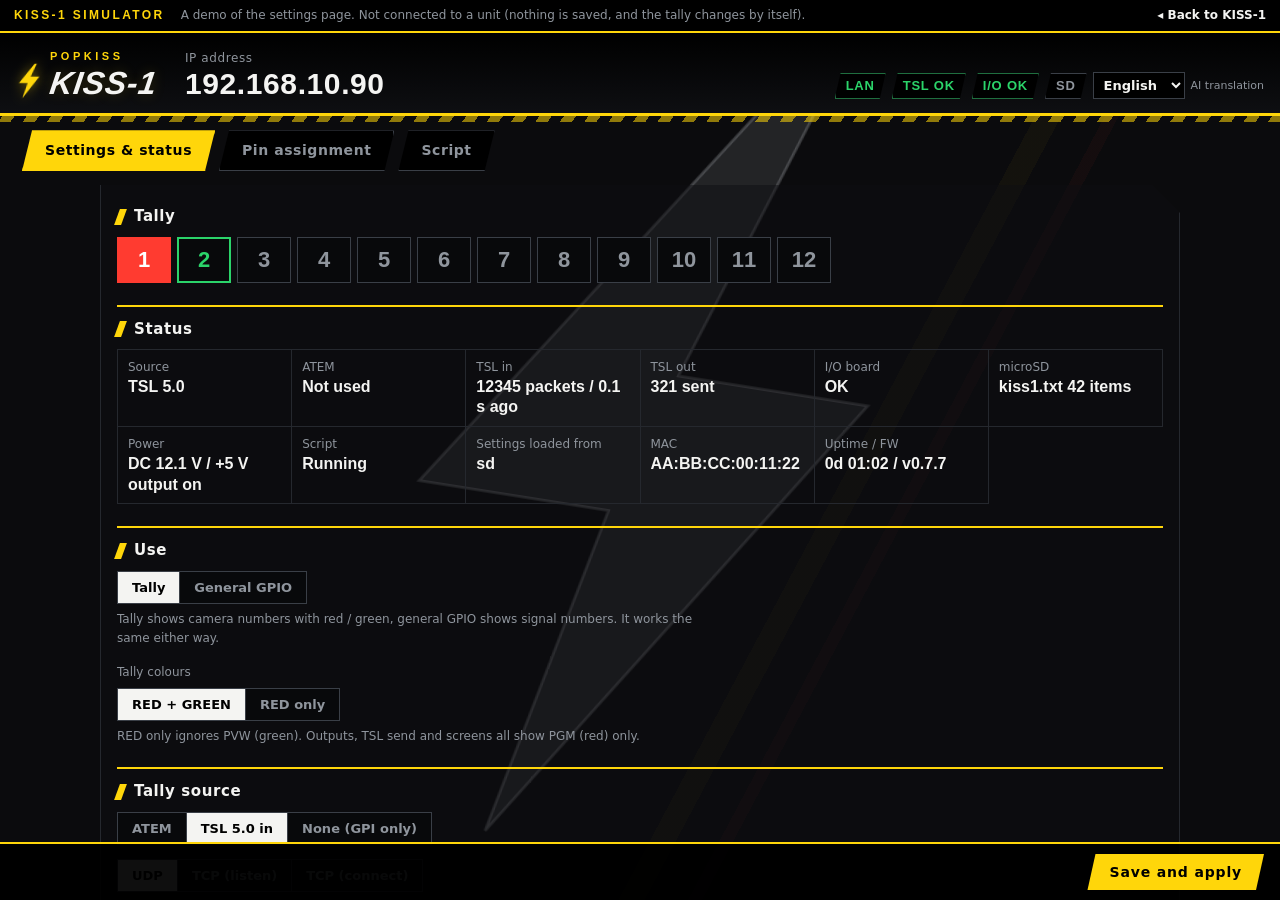
<file: kiss-1-sim.html>
<!DOCTYPE html>
<html lang="ja"><head><meta charset="utf-8"><meta name="viewport" content="width=device-width,initial-scale=1">
<title>KISS-1 設定ページ シミュレーター — POPKISS</title>
<link rel="icon" href="data:image/svg+xml,%3Csvg xmlns='http://www.w3.org/2000/svg' viewBox='0 0 24 32'%3E%3Cpath d='M15 0 3 18h8L8 32 21 12h-8l4-12z' fill='%23ffd60a'/%3E%3C/svg%3E">
<style>
:root{--bg:#0b0b0d;color-scheme:dark}
html,body{height:100%;margin:0;background:var(--bg)}
body{display:flex;flex-direction:column}
.simbar{flex:none;display:flex;align-items:center;gap:10px 16px;flex-wrap:wrap;padding:7px 14px;background:#000;border-bottom:2px solid #ffd60a;color:#8f959d;font:12px/1.4 "Hiragino Sans","Yu Gothic UI","Meiryo",system-ui,sans-serif}
.simbar b{color:#ffd60a;font:800 12px/1 "Bahnschrift","DIN Alternate","Arial Narrow",sans-serif;letter-spacing:.2em}
.simbar a{color:#f4f4f2;text-decoration:none;font-weight:700;margin-left:auto}
.simbar a:hover{color:#ffd60a}
#dev{display:block;border:0;width:100%;flex:1;background:var(--bg)}
</style>
</head><body>
<div class="simbar"><b>KISS-1 SIMULATOR</b><span id="simtxt"></span><a id="simback" href="kiss-1.html"></a></div>
<iframe id="dev" title="KISS-1"></iframe>
<script>
const SIMJA=(()=>{try{const q=new URLSearchParams(location.search).get('lang');if(q)return q==='ja';const s=localStorage.getItem('popkiss-lang');if(s)return s==='ja'}catch(e){}return /^ja\b/i.test(navigator.language||'')})();
document.documentElement.lang=SIMJA?'ja':'en';
document.getElementById('simtxt').textContent=SIMJA?'設定ページの見本です。実機にはつながっていません（値は保存されず、タリーは自動で動きます）。':'A demo of the settings page. Not connected to a unit (nothing is saved, and the tally changes by itself).';
document.getElementById('simback').textContent=SIMJA?'◂ KISS-1 のページへ':'◂ Back to KISS-1';
if(!SIMJA)document.title='KISS-1 Settings Page Simulator — POPKISS';
const SCR={state:1,delay:false,loops:0,words:212,vars:44,us:41,pins:0,ov:[]};
const ST={name:"KISS-1",ver:"v0.7.7",scr:1,lang:0,usage:0,tallyColor:0,ip:"192.168.10.90",mac:"AA:BB:CC:00:11:22",link:true,hasIp:true,dhcp:false,uptime:3725,src:"tsl",srcOk:true,srcText:"TSL OK",atem:{conn:false,product:"",inputs:0,rx:0,reconnects:0},ember:{conn:false,found:0,total:0,err:"",drops:0},tslInClients:0,tslOutClients:1,tslRx:12345,tslAge:120,tslOut:321,cams:12,tally:[1,2,0,0,0,0,0,0,0,0,0,0],sense:0,relays:0,gnd:0,k26:false,k27:true,v5:true,vin:12140,io:[true,true,true,true,true],i2cErr:0,repairs:0,sd:true,sdMsg:"kiss1.txt 42 items",cfgFrom:"sd",warn:[],restart:false,fwMax:1900000};
const CF={usage:0,tallyColor:0,lang:0,dhcp:false,ip:"192.168.10.90",mask:"255.255.255.0",gw:"192.168.10.1",source:"tsl",atem:"192.168.10.240",tslInProto:0,tslInIp:"0.0.0.0",tslInGroup:"",tslOutProto:0,emberIp:"0.0.0.0",emberPort:9000,emberMode:0,emberPgm:"",emberPvw:"",emberBase:1,emberPgmVal:1,emberPvwVal:2,tslInPort:8900,tslInBase:0,tslInScreen:0,tslInLamp:1,tslInTimeout:0,tslOut:true,tslOutIp:"192.168.10.91",tslOutPort:8900,tslOutRepeat:1000,tslOutBase:0,tslOutScreen:0,tslOutLamp:1,cams:12};
CF.lang=SIMJA?0:1;
const PI={pins:["Op1","Ov1","Op2","Ov2","Sp5","Sv5","Ip7","Iv7","G","G","G","G","X","X","Y","X","-","-","-","-","-","-","-","-","G"],com:"5v",inv:false,cams:12,maxCam:40,presets:[],builtin:[{id:0,name:""},{id:1,name:""}]};
const DB_HOT=[24,10,21,7,18,4,15,1],DB_COLD=[12,23,9,20,6,17,3,14],DB_GND=[25,11,22,8,19,5,16,2];
function builtin(id,out){const p=Array(25).fill('-');const m=out?'O':'I';
 if(id==0){for(let k=0;k<8;k++){p[DB_HOT[k]-1]=m+'p'+(k+1);p[DB_COLD[k]-1]=m+'v'+(k+1);p[DB_GND[k]-1]='C'}}
 else{for(let k=1;k<=8;k++){p[k-1]=m+'p'+k;p[12+k]=m+'v'+k}p[12]='C'}
 return{pins:p,com:out?'dry':'iso',inv:false,name:''}}
function drive(){let r=0,g=0,s=0;PI.pins.forEach((t,i)=>{const on=t.length>2&&(ST.tally[+t.slice(2)-1]||0)&(t[1]=='v'?2:1);
  if(t=='C')r|=1<<i;else if(t=='G')g|=1<<i;else if(t[0]=='O'&&on)r|=1<<i;else if(t[0]=='S'&&on)g|=1<<i;else if(t[0]=='I'&&on)s|=1<<i;else if(t=='X'&&(SCR.pins>>i&1))r|=1<<i;else if(t=='Y'&&(SCR.pins>>i&1))g|=1<<i});
 if(PI.com=='5v'){PI.pins.forEach((t,i)=>{if(t[0]=='O'&&!(r>>i&1))g|=1<<i});r&=~g}const anyI=PI.pins.some(t=>t[0]=='I');ST.relays=r;ST.gnd=g;ST.sense=s;ST.v5=PI.com=='5v';ST.k26=PI.com=='iso'||PI.com=='gnd';ST.k27=PI.com=='gnd'||(PI.com=='5v'&&anyI)}
const CPU={},CPS={};
let pgm=0,pvw=1;
setInterval(()=>{ST.uptime+=1},1000);
const PINS_RG=PI.pins.slice(),PINS_RED=Array.from({length:24},(_,i)=>'Op'+(i+1)).concat(['G']);
setInterval(()=>{const n=Math.max(2,ST.cams);const np=pvw%n;pvw=(np+1+Math.floor(Math.random()*3))%n;if(pvw===np)pvw=(pvw+1)%n;pgm=np;ST.tally=Array(ST.cams).fill(0);ST.tally[pgm]=1;ST.tally[pvw]|=2;ST.tslOut+=2;ST.tslRx+=2;ST.tslAge=40+Math.floor(Math.random()*200);ST.vin=12000+Math.floor(Math.random()*300);drive()},2600);
drive();
{const base=JSON.parse(JSON.stringify(CF));
 CPU[1]={id:1,name:SIMJA?'スタジオA':'Studio A',cf:JSON.parse(JSON.stringify(base)),pi:{pins:PI.pins.slice(),com:PI.com,inv:false}};
 CPU[2]={id:2,name:SIMJA?'中継車 GPI→LED':'OB van GPI to LED',cf:Object.assign(JSON.parse(JSON.stringify(base)),{source:'int',cams:4}),pi:{pins:['Ip1','Ip2','Ip3','Ip4','Op1','Op2','Op3','Op4','G'].concat(Array(16).fill('-')),com:'5v',inv:false}};
 ['TASCAM 8ch','Hollyland',SIMJA?'ホールB TSL':'Hall B TSL',SIMJA?'サブ2 TSL':'Sub 2 TSL',SIMJA?'予備':'Spare'].forEach((n,i)=>{CPS[i+1]={id:i+1,name:n,cf:Object.assign(JSON.parse(JSON.stringify(base)),{source:['tsl','tsl','tsl','tsl','int'][i]}),pi:{pins:PI.pins.slice(),com:'iso',inv:false}}})}

// ---------------- script (preview: the compile check here is simplified; the unit compiles for real)
const SRC0="// KISS-1 script\nint last[41];\nunsigned long t0 = 0;\nbool on = false;\n\nvoid setup() {\n  Serial.println(\"start\");\n  udpBegin(9000);\n}\n\nvoid loop() {\n  // GPI pin 7 -> SCRIPT pin 13\n  digitalWrite(13, digitalRead(7));\n  // blink pin 14 while CAM 1 is on air\n  if (pgm(1)) {\n    if (millis() - t0 >= 300) { t0 = millis(); on = !on; digitalWrite(14, on); }\n  } else if (on) { on = false; digitalWrite(14, LOW); }\n  // tally changes to the console\n  for (int c = 1; c <= cams(); c++) {\n    int t = tally(c);\n    if (t != last[c]) {\n      Serial.print(\"CAM\"); Serial.print(c); Serial.print(\" = \"); Serial.println(t);\n      last[c] = t;\n    }\n  }\n  // \"GO\" over UDP -> pin 16 for 0.5 s\n  if (udpAvailable() && rxIs(\"GO\")) { digitalWrite(16, HIGH); delay(500); digitalWrite(16, LOW); }\n}\n";
let SSRC=SRC0,SAUTO=true,SLOG='\x1E[    3.4] script: compiled OK: 212 words, 44 variables\n\x1E[    3.4] script: start\nstart\n',lastT=[],blink=false;
setInterval(()=>{if(SCR.state!==1)return;SCR.loops+=250;SCR.us=35+Math.floor(Math.random()*12);
 blink=!blink;let p=0;if(ST.tally[0]&1&&blink)p|=1<<13;SCR.pins=p;
 ST.tally.forEach((t,i)=>{if(i<8&&t!==lastT[i]){SLOG+='CAM'+(i+1)+' = '+t+'\n';lastT[i]=t}});drive()},250);
function KL(s){return (SLOG.endsWith('\n')?'':'\n')+'\x1E['+String(ST.uptime).padStart(5,' ')+'.'+Math.floor(Math.random()*10)+'] '+s+'\n'}
function sCheck(src){const L=src.split('\n');
 for(let i=0;i<L.length;i++){const m=L[i].match(/\b(float|double|String)\b/);if(m&&!/^\s*\/\//.test(L[i]))return{code:9,line:i+1,name:m[1],text:'type not supported'}}
 let d=0;for(let i=0;i<L.length;i++){for(const ch of L[i].replace(/\/\/.*$/,'').replace(/"(\\.|[^"])*"/g,'')){if(ch=='{')d++;if(ch=='}')d--;if(d<0)return{code:1,line:i+1,name:'}',text:'syntax error near'}}}
 if(d>0)return{code:1,line:L.length,name:'(end)',text:'syntax error near'};
 if(!/void\s+(setup|loop)\s*\(/.test(src))return{code:14,line:0,name:'',text:'no setup() or loop()'};return null}
window.mock=(path,b)=>{
  if(path==='/api/script'){
   if(!b)return{fsOk:true,src:SSRC,auto:SAUTO,max:16384,script:SCR};
   if(b.op==='auto'){SAUTO=!!b.auto;return{ok:true,sd:1}}
   if(b.op==='stop'){if(SCR.state===1)SLOG+=KL('script: stop');SCR.state=0;SCR.pins=0;SCR.ov=[];delete SCR.err;drive();return{ok:true,script:SCR}}
   const e=sCheck(b.src||'');if(b.op!=='check')SSRC=b.src;
   if(b.op==='saverun'){if(e){SCR.state=0;SCR.err=e;SCR.pins=0;SLOG+=KL('script: compile error line '+e.line+': '+e.text+' '+e.name);drive();return{ok:true,compiled:false,script:SCR}}
    delete SCR.err;SCR.state=1;SCR.loops=0;lastT=[];SLOG+=KL('script: compiled OK: 212 words, 44 variables')+KL('script: start');if(/Serial\.println\("start"\)/.test(b.src))SLOG+='start\n';return{ok:true,compiled:true,script:SCR}}
   return e?{ok:true,compiled:false,cerr:e,script:SCR}:{ok:true,compiled:true,script:SCR}}
  if(path==='/api/scriptin'){const l=String(b&&b.line||'').slice(0,200);SLOG+=(SLOG.endsWith('\n')?'':'\n')+'\x1D'+l+'\n';return{ok:true}}
  if(path.startsWith('/api/scriptlog')){const pos=+(new URLSearchParams(path.split('?')[1]).get('pos')||0);return{pos:SLOG.length,text:SLOG.slice(pos),lost:false,script:SCR}}

  if(path.startsWith('/api/builtin')){const q=new URLSearchParams(path.split('?')[1]);return builtin(+q.get('id'),q.get('dir')=='out')}
  if(path==='/api/status')return Object.assign({},ST,{scr:SCR.state,lang:CF.lang,usage:CF.usage,tallyColor:CF.tallyColor,cams:CF.cams});
  if(path==='/api/config'){if(b){const was=CF.tallyColor;Object.assign(CF,b);if(b.cams)ST.cams=+b.cams;PI.cams=ST.cams;
   if(b.tallyColor!==undefined&&+b.tallyColor!==+was){PI.pins=(+b.tallyColor===1?PINS_RED:PINS_RG).slice();PI.com='5v'}
   ST.tally=ST.tally.slice(0,ST.cams);while(ST.tally.length<ST.cams)ST.tally.push(0);drive()}return b?{ok:true,sd:1}:CF}
  if(path==='/api/pins'){if(b){PI.pins=b.com==='5v'?b.pins.map(t=>t=='C'?'G':t):b.pins;PI.com=b.com;PI.inv=b.inv;drive()}return b?{ok:true,sd:1}:PI}
  if(path==='/api/preset'){if(b&&b.op==='save')PI.presets.push({slot:PI.presets.length+1,name:b.name||'preset',pins:b.pins,com:b.com,inv:b.inv});if(b&&b.op==='delete')PI.presets=PI.presets.filter(p=>p.slot!==b.slot);return{ok:true,sd:1}}
  if(path==='/api/selftest')return{ok:true,items:[{id:'exp',ok:true,detail:'5/5 XL9535'},{id:'idle',ok:true,detail:'-'},{id:'k',ok:true,detail:'25/25'},{id:'kiso',ok:true,detail:'-'},{id:'gnd',ok:true,detail:'-'},{id:'q',ok:true,detail:'25/25'},{id:'v5',ok:true,detail:'DC 12.1 V'},{id:'eth',ok:true,detail:'100 M full'},{id:'sd',ok:true,detail:'7580 MB'},{id:'vin',ok:true,detail:'12.1 V'}]};
  if(path==='/api/cfgpresets'){const L=o=>Object.values(o).map(x=>({id:x.id,name:x.name}));return{unitOk:true,sd:true,max:8,unit:L(CPU),card:L(CPS)}}
  if(path==='/api/factory')return{ok:true};
  if(path==='/api/cfgpreset'&&b&&b.op==='text'){if(!b.name)return{ok:false,err:'name_empty'};return{ok:true,text:'# KISS-1 settings preset\nname = '+b.name+'\nsource = '+CF.source+'\ncams = '+CF.cams+'\n'}}
  if(path==='/api/cfgpreset'&&b&&b.op==='loadtext')return{ok:true,sd:1};
  if(path==='/api/cfgpreset'){const st=b.where==='sd'?CPS:CPU,ot=b.where==='sd'?CPU:CPS;
   const pick=(o,name,sd)=>{const same=Object.values(o).find(x=>x.name===name);if(same)return same.id;if(sd)return Math.max(0,...Object.keys(o).map(Number))+1;for(let i=1;i<=8;i++)if(!o[i])return i;return 0};
   const snap=()=>({cf:JSON.parse(JSON.stringify(CF)),pi:{pins:PI.pins.slice(),com:PI.com,inv:PI.inv}});
   if(b.op==='save'){const id=pick(st,b.name,b.where==='sd');if(!id)return{ok:false,err:'preset_full'};st[id]=Object.assign({id,name:b.name},snap());return{ok:true,id}}
   const x=st[b.id];if(!x)return{ok:false,err:'preset_empty'};
   if(b.op==='load'){const keep={ip:CF.ip,mask:CF.mask,gw:CF.gw,dhcp:CF.dhcp,lang:CF.lang};Object.assign(CF,JSON.parse(JSON.stringify(x.cf)),keep);Object.assign(PI,JSON.parse(JSON.stringify(x.pi)));drive();return{ok:true,sd:1}}
   if(b.op==='delete'){delete st[b.id];return{ok:true}}
   if(b.op==='copy'){const id=pick(ot,x.name,b.where!=='sd');if(!id)return{ok:false,err:'preset_full'};ot[id]=Object.assign(JSON.parse(JSON.stringify(x)),{id});return{ok:true,id}}}
  return {ok:true}};
const PAGES={main:"<!doctype html><html lang=ja><head><meta charset=utf-8><meta name=viewport content='width=device-width,initial-scale=1,viewport-fit=cover'><title>KISS-1<\/title><style>\n:root{--panel:#0b0b0d;--deck:#131418;--well:#08090b;--line:#25282e;--line2:#3a3f47;--fg:#f4f4f2;--dim:#8f959d;\n--volt:#ffd60a;--volt2:#ffb000;--plate:rgba(14,15,18,.5);\n--red:#ff3b30;--green:#2bd46a;--gpi:#43b8ff;--gpo:#ffae1a;--com:#f2f2f2;--sink:#c39bff;--gndc:#8d99a6;--scr:#ff6ec7;--bad:#ff5a4f;\n--num:\"Bahnschrift\",\"DIN Alternate\",\"DIN Condensed\",\"Arial Narrow\",sans-serif;\n--txt:\"Hiragino Sans\",\"Hiragino Kaku Gothic ProN\",\"Yu Gothic UI\",\"Meiryo\",\"Microsoft YaHei\",\"PingFang SC\",\"Malgun Gothic\",\"Apple SD Gothic Neo\",system-ui,sans-serif;color-scheme:dark}\n*{box-sizing:border-box}\nbody{margin:0;min-height:100vh;color:var(--fg);font:14px/1.55 var(--txt);font-variant-numeric:tabular-nums;background:var(--panel) linear-gradient(118deg,transparent 0 62%,rgba(255,214,10,.035) 62% 63.5%,transparent 63.5% 66%,rgba(255,59,48,.04) 66% 66.8%,transparent 66.8%) fixed}\nbody:before{content:\"\";position:fixed;z-index:-1;left:50%;top:50%;height:94vh;width:calc(94vh * .77);max-width:118vw;max-height:154vw;background:url(\"data:image/svg+xml,%3Csvg xmlns='http://www.w3.org/2000/svg' viewBox='-1 -1 26 34'%3E%3Cpath d='M15 0 3 18h8L8 32 21 12h-8l4-12z' fill='%239aa0a8' fill-opacity='.16' stroke='%23d4d8de' stroke-opacity='.22' stroke-width='.12' stroke-linejoin='miter'/%3E%3C/svg%3E\") no-repeat center/contain;transform:translate(-50%,-50%) rotate(9deg);pointer-events:none}\na{color:inherit}\n.top{display:flex;flex-wrap:wrap;align-items:flex-end;gap:10px 28px;padding:18px max(16px,env(safe-area-inset-right)) 14px max(16px,env(safe-area-inset-left));background:linear-gradient(180deg,#000 0,#0e0f12 100%);border-bottom:3px solid var(--volt);position:relative}\n.top:after{content:\"\";position:absolute;left:0;right:0;bottom:-9px;height:6px;background:repeating-linear-gradient(-55deg,var(--volt) 0 10px,transparent 10px 20px);opacity:.55;pointer-events:none}\n.mark{display:flex;align-items:flex-end;gap:8px}\n.mark .bolt{width:26px;height:36px;fill:var(--volt);filter:drop-shadow(0 0 6px rgba(255,214,10,.45));transform:skewX(-8deg)}\n.mark b{display:block;font:italic 800 32px/1 var(--num);letter-spacing:.02em;text-transform:uppercase;transform:skewX(-8deg);text-shadow:0 0 14px rgba(255,214,10,.18)}\n.mark small{display:block;font:700 11px/1 var(--num);letter-spacing:.32em;color:var(--volt);margin-bottom:5px}\n.ip{font:600 30px/1 var(--num);letter-spacing:.02em}\n.ip small{display:block;font:12px/1.2 var(--txt);color:var(--dim);margin-bottom:4px}\n.chips{display:flex;gap:6px;flex-wrap:wrap;margin-left:auto;align-items:center}\n.chip{border:1px solid var(--line2);padding:3px 10px;font:700 13px/1.4 var(--num);letter-spacing:.06em;color:var(--dim);background:#000;clip-path:polygon(6px 0,100% 0,calc(100% - 6px) 100%,0 100%)}\n.chip.ok{color:var(--green);border-color:#1f6e3f}.chip.ng{color:#fff;background:var(--bad);border-color:var(--bad)}\nspan.ai{font-size:11px;color:var(--dim)}\nselect.lang{width:auto;font:600 13px/1.2 var(--txt);padding:4px 6px;background:#000}\nnav{display:flex;gap:4px;padding:14px max(16px,env(safe-area-inset-right)) 0 max(22px,env(safe-area-inset-left));background:transparent}\nnav{flex-wrap:wrap}\nnav a{padding:9px 22px 8px;text-decoration:none;color:var(--dim);font-weight:700;letter-spacing:.04em;background:#000;border:1px solid var(--line2);clip-path:polygon(10px 0,100% 0,calc(100% - 10px) 100%,0 100%)}\nnav a:hover{color:var(--fg)}\nnav a.on{color:#000;background:var(--volt);border-color:var(--volt)}\nmain{max-width:1080px;margin:14px auto 0;padding:22px max(16px,env(safe-area-inset-right)) 104px max(16px,env(safe-area-inset-left));display:flex;flex-direction:column;gap:22px;background:var(--plate);border-left:1px solid var(--line);border-right:1px solid var(--line);clip-path:polygon(0 0,calc(100% - 28px) 0,100% 28px,100% 100%,0 100%)}\nh2{font:800 15px/1.3 var(--txt);margin:0 0 10px;display:flex;align-items:baseline;gap:10px;flex-wrap:wrap;letter-spacing:.04em}\nh2:before{content:\"\";align-self:center;width:7px;height:16px;background:var(--volt);transform:skewX(-20deg);flex:none}\nh2 .sub{font-weight:400;font-size:12px;color:var(--dim);letter-spacing:0}\n.sec{border-top:1px solid var(--line);padding-top:14px;position:relative}\n.sec:before{content:\"\";position:absolute;left:0;right:0;top:-1px;height:2px;background:var(--volt)}\n.grid{display:grid;grid-template-columns:repeat(auto-fill,minmax(200px,1fr));gap:12px 18px}\nlabel.f{display:flex;flex-direction:column;gap:4px;font-size:12px;color:var(--dim);min-width:0}\ninput,select{font:500 15px/1.2 var(--num);color:var(--fg);background:var(--well);border:1px solid var(--line2);padding:7px 9px;border-radius:0;width:100%;min-width:0}\ninput:hover,select:hover{border-color:#5a616b}\ninput:focus,select:focus,button:focus-visible,.seg button:focus-visible{outline:2px solid var(--volt);outline-offset:1px}\ninput[type=checkbox]{width:16px;height:16px;accent-color:var(--volt)}\n.chk{display:flex;align-items:center;gap:7px;font-size:13px;color:var(--fg)}\n.seg{display:inline-flex;flex-wrap:wrap;border:1px solid var(--line2);background:var(--well)}\n.seg button{font:700 13px/1 var(--txt);background:var(--well);color:var(--dim);border:0;border-right:1px solid var(--line2);padding:9px 14px;cursor:pointer}\n.seg button:hover{color:var(--fg)}\n.seg button:last-child{border-right:0}\n.seg button.on{background:var(--fg);color:#000}\nbutton.b{font:800 14px/1 var(--txt);letter-spacing:.06em;background:var(--volt);color:#000;border:0;padding:11px 22px;cursor:pointer;clip-path:polygon(8px 0,100% 0,calc(100% - 8px) 100%,0 100%)}\nbutton.b:hover{background:#ffe24d}\nbutton.g{background:var(--line2);color:var(--fg)}\nbutton.g:hover{background:#4a515a}\nbutton.b:disabled{opacity:.35;cursor:default}\n.note{font-size:12px;color:var(--dim);margin:6px 0 0;max-width:80ch}\n.warn{border-left:3px solid var(--gpo);background:#2a2316;padding:9px 12px;font-size:13px}\n.warn.bad{border-color:var(--bad);background:#2d1a19}\n.bar{position:fixed;left:0;right:0;bottom:0;background:rgba(0,0,0,.94);border-top:2px solid var(--volt);padding:10px max(16px,env(safe-area-inset-right)) calc(10px + env(safe-area-inset-bottom)) max(16px,env(safe-area-inset-left));display:flex;gap:10px;align-items:center;flex-wrap:wrap;z-index:5}\n.bar .msg{font-size:13px;color:var(--dim);margin-right:auto}\n.bar .msg.err{color:var(--bad)}\n.hide{display:none!important}\n@media(max-width:600px){nav a{padding:9px 14px 8px}.pre .row .nm{flex-basis:100%}main{clip-path:none}.mark b{font-size:28px}.ip{font-size:24px}}\n\n.tally{display:flex;flex-wrap:wrap;gap:6px}\n.key{width:54px;height:46px;border:1px solid var(--line2);background:var(--well);display:flex;align-items:center;justify-content:center;font:600 22px/1 var(--num);color:var(--dim)}\n.key.pgm{background:var(--red);border-color:var(--red);color:#fff}\n.key.pvw{border:2px solid var(--green);color:var(--green)}\n.key.pgm.pvw{box-shadow:inset 0 -6px 0 var(--green)}\n.key.sig{width:44px;height:38px;font-size:18px}\n.key.on{background:var(--fg);border-color:var(--fg);color:var(--panel)}\n.st{display:grid;grid-template-columns:repeat(auto-fill,minmax(170px,1fr));border-top:1px solid var(--line);border-left:1px solid var(--line)}\n.st div{border-right:1px solid var(--line);border-bottom:1px solid var(--line);padding:8px 10px;font-size:12px;color:var(--dim);min-width:0}\n.st b{display:block;font:600 16px/1.3 var(--num);color:var(--fg);overflow-wrap:anywhere}\n.pre{display:flex;flex-direction:column;gap:8px}\n.pre .row{display:flex;gap:8px;align-items:center;flex-wrap:wrap;border-bottom:1px solid var(--line);padding:6px 0}\n.pre .nm{flex:1;min-width:140px;font-size:13px}\n.pre .nm small{display:block;color:var(--dim);font-size:11px}\n.pre button{font:600 12px/1 var(--txt);padding:7px 10px}\n.sttab td{padding:6px 10px;border-bottom:1px solid var(--line);font-size:13px;vertical-align:top}\n.sttab td.r{font:700 12px/1.4 var(--num);letter-spacing:.06em;width:44px}\n.sttab td.r.ok{color:var(--green)}.sttab td.r.ng{color:#fff;background:var(--bad)}\n.sttab td.d{font-family:var(--num);color:var(--dim);overflow-wrap:anywhere}\n.cpgs{display:grid;grid-template-columns:repeat(auto-fit,minmax(min(100%,340px),1fr));gap:4px 32px}\n.cph{font:700 12px/1.2 var(--txt);color:var(--dim);margin:6px 0 4px;letter-spacing:.06em}\n.lamps{display:flex;gap:14px;flex-wrap:wrap;padding-top:6px;align-items:center}\n.ov{position:fixed;inset:0;background:rgba(0,0,0,.68);display:flex;align-items:center;justify-content:center;padding:16px;z-index:20}\n.dlg{background:var(--deck);border:1px solid var(--line2);border-top:3px solid var(--gpo);max-width:460px;width:100%;padding:18px 18px 16px;display:flex;flex-direction:column;gap:12px}\n.dlg h3{margin:0;font:600 17px/1.3 var(--txt)}\n.dlg p{margin:0;font-size:13px;line-height:1.55;color:var(--dim)}\n.dlg p.now{color:var(--fg)}\n.chg{display:grid;grid-template-columns:auto 1fr;gap:4px 14px;align-items:baseline;font-size:12px;color:var(--dim);border:1px solid var(--line);padding:9px 11px;background:var(--well)}\n.chg b{font:600 15px/1.3 var(--num);color:var(--fg);overflow-wrap:anywhere}\n.btns{display:flex;gap:10px;justify-content:flex-end;flex-wrap:wrap}\n.prog{height:3px;background:var(--line);overflow:hidden}.prog i{display:block;height:100%;width:0;background:var(--fg);transition:width .9s linear}\n<\/style><\/head><body><header class=top><div class=mark><svg class=bolt viewBox='0 0 24 32' aria-hidden=true><path d='M15 0 3 18h8L8 32 21 12h-8l4-12z'/><\/svg><div><small>POPKISS<\/small><b>KISS-1<\/b><\/div><\/div><div class=ip><small data-t=ipLabel><\/small><span id=ip>-<\/span><\/div><div class=chips><span class=chip id=cLink>LAN<\/span><span class=chip id=cSrc>-<\/span><span class=chip id=cIo>I/O<\/span><span class=chip id=cSd>SD<\/span><select class=lang id=lang aria-label=Language><\/select><span class=ai data-t=aiNote><\/span><\/div><\/header><nav><a href='/' class='on' data-t=nav1><\/a><a href='/pins' class='' data-t=nav2><\/a><a href='/script' class='' data-t=nav3><\/a><\/nav>\n<main>\n<section>\n <h2><span data-t=hTally><\/span> <span class=sub id=tsub><\/span><\/h2>\n <div class=tally id=tally><\/div>\n<\/section>\n<section class=sec>\n <h2 data-t=hStatus><\/h2>\n <div class=st>\n  <div><span data-t=stSrc><\/span><b id=sSrc>-<\/b><\/div><div>ATEM<b id=sAtem>-<\/b><\/div><div><span data-t=stTslIn><\/span><b id=sTslIn>-<\/b><\/div><div style=\"display:none\">Ember+<b id=sEmber>-<\/b><\/div>\n  <div><span data-t=stTslOut><\/span><b id=sTslOut>-<\/b><\/div><div><span data-t=stIo><\/span><b id=sIo>-<\/b><\/div><div>microSD<b id=sSd>-<\/b><\/div>\n  <div><span data-t=stPow><\/span><b id=sPow>-<\/b><\/div><div><span data-t=stScr><\/span><b id=sScr>-<\/b><\/div><div><span data-t=stCfg><\/span><b id=sCfg>-<\/b><\/div><div>MAC<b id=sMac>-<\/b><\/div><div><span data-t=stUp><\/span><b id=sUp>-<\/b><\/div>\n <\/div>\n<\/section>\n\n<section class=sec>\n <h2 data-t=hUse><\/h2>\n <div class=seg id=usage><button data-v=0 data-t=useTally><\/button><button data-v=1 data-t=useGpio><\/button><\/div>\n <p class=note data-t=useNote><\/p>\n <div id=tcBox style=\"margin-top:16px\"><div style=\"font-size:12px;color:var(--dim);margin-bottom:6px\" data-t=hColor><\/div>\n  <div class=seg id=tcol><button data-v=0 data-t=colRG><\/button><button data-v=1 data-t=colRed><\/button><\/div>\n  <p class=note data-t=colNote><\/p><\/div>\n<\/section>\n\n<section class=sec>\n <h2 data-t=hSource><\/h2>\n <div class=seg id=source><button data-v=atem>ATEM<\/button><button data-v=tsl data-t=srcTsl><\/button><button data-v=ember style=\"display:none\">Ember+<\/button><button data-v=int data-t=srcInt><\/button><\/div>\n <div class=\"s-tsl\" style=\"margin-top:14px\"><div class=seg id=tinp><button data-v=0>UDP<\/button><button data-v=1 data-t=tinListen><\/button><button data-v=2 data-t=tinConnect><\/button><\/div><\/div>\n <div class=\"s-tsl tin-u\" style=\"margin-top:10px\"><div class=seg id=tinm><button data-v=0 data-t=imNormal><\/button><button data-v=1 data-t=imMc><\/button><\/div><p class=note id=imNote><\/p><\/div>\n <div class=\"grid\" style=\"margin-top:14px\">\n  <label class=\"f s-atem\"><span data-t=fAtem><\/span><input id=atem inputmode=decimal><\/label>\n  <label class=\"f s-tsl tin-c\"><span data-t=fTslInIp><\/span><input id=tslInIp inputmode=decimal><\/label>\n  <label class=\"f s-tsl\"><span data-t=fPort><\/span><input id=tslInPort type=number min=1 max=65535><\/label>\n  <label class=\"f s-tsl tin-g\"><span data-t=fTslGroup><\/span><input id=tslInGroup inputmode=decimal data-tp=phGroup><\/label>\n  <label class=\"f s-ember\"><span data-t=fEmberIp><\/span><input id=emberIp inputmode=decimal><\/label>\n  <label class=\"f s-ember\"><span data-t=fEmberPort><\/span><input id=emberPort type=number min=1 max=65535><\/label>\n  <label class=\"f s-ember\"><span data-t=fEmberBase><\/span><input id=emberBase type=number min=0 max=65535><\/label>\n  <label class=\"f s-tsl\"><span data-t=fTslInBase><\/span><input id=tslInBase type=number min=0 max=65534><\/label>\n  <label class=\"f s-tsl\"><span data-t=fScreen><\/span><input id=tslInScreen type=number min=0 max=65535 data-tp=phAll><\/label>\n  <label class=\"f s-tsl\"><span data-t=fTimeout><\/span><input id=tslInTimeout type=number min=0 max=3600><\/label>\n  <label class=\"f\"><span data-t=fCams><\/span><input id=cams type=number min=1 max=80><\/label>\n <\/div>\n <div class=\"lamps s-tsl\"><span class=note style=\"margin:0\" data-t=lampsIn><\/span>\n  <label class=chk><input type=checkbox id=li1>RH<\/label><label class=chk><input type=checkbox id=li2>TEXT<\/label><label class=chk><input type=checkbox id=li4>LH<\/label><\/div>\n <div class=\"s-ember\" style=\"margin-top:14px\">\n  <div class=seg id=emode><button data-v=0 data-t=emPair><\/button><button data-v=1 data-t=emSingle><\/button><\/div>\n  <div class=grid style=\"margin-top:12px;grid-template-columns:repeat(auto-fill,minmax(300px,1fr))\">\n   <label class=f><span class=em-pair data-t=fEmPgm><\/span><span class=em-single data-t=fEmVal><\/span><input id=emberPgm maxlength=63 spellcheck=false><\/label>\n   <label class=\"f em-pair\"><span data-t=fEmPvw><\/span><input id=emberPvw maxlength=63 spellcheck=false><\/label>\n  <\/div>\n  <div class=\"grid em-single\" style=\"margin-top:12px\">\n   <label class=f><span data-t=fEmPgmVal><\/span><input id=emberPgmVal type=number><\/label>\n   <label class=f><span data-t=fEmPvwVal><\/span><input id=emberPvwVal type=number><\/label>\n  <\/div>\n  <p class=note data-t=emNote><\/p>\n <\/div>\n <p class=\"note s-int\" data-t=intNote><\/p>\n<\/section>\n\n<section class=sec>\n <h2><span data-t=hTslOut><\/span> <span class=sub data-t=subTslOut><\/span><\/h2>\n <label class=chk><input type=checkbox id=tslOut><span data-t=send><\/span><\/label>\n <div class=\"tslo\" style=\"margin-top:12px\"><div class=seg id=toutp><button data-v=0>UDP<\/button><button data-v=1 data-t=tinConnect><\/button><button data-v=2 data-t=tinListen><\/button><\/div><\/div>\n <div class=\"tslo tout-u\" style=\"margin-top:10px\"><div class=seg id=toutm><button data-v=uni data-t=omUni><\/button><button data-v=bc data-t=omBc><\/button><button data-v=mc data-t=omMc><\/button><\/div><p class=note id=omNote><\/p><\/div>\n <div class=\"grid tslo\" style=\"margin-top:12px\">\n  <label class=\"f tout-ip\"><span id=outIpLbl data-t=fOutIp><\/span><input id=tslOutIp inputmode=decimal><\/label>\n  <label class=f><span data-t=fPort><\/span><input id=tslOutPort type=number min=1 max=65535><\/label>\n  <label class=f><span data-t=fOutBase><\/span><input id=tslOutBase type=number min=0 max=65534><\/label>\n  <label class=f>SCREEN<input id=tslOutScreen type=number min=0 max=65534><\/label>\n  <label class=f><span data-t=fOutRepeat><\/span><input id=tslOutRepeat type=number min=0 max=60000 step=50><\/label>\n <\/div>\n <div class=\"lamps tslo\"><span class=note style=\"margin:0\" data-t=lampsOut><\/span>\n  <label class=chk><input type=checkbox id=lo1>RH<\/label><label class=chk><input type=checkbox id=lo2>TEXT<\/label><label class=chk><input type=checkbox id=lo4>LH<\/label><\/div>\n <p class=\"note tslo gonly\" data-t=gpioTslNote><\/p>\n<\/section>\n\n<section class=sec>\n <h2><span data-t=hNet><\/span> <span class=sub data-t=subNet><\/span><\/h2>\n <label class=chk><input type=checkbox id=dhcp><span data-t=dhcp><\/span><\/label>\n <div class=\"grid net\" style=\"margin-top:12px\">\n  <label class=f><span data-t=fIp><\/span><input id=ipa inputmode=decimal><\/label>\n  <label class=f><span data-t=fMask><\/span><input id=mask inputmode=decimal><\/label>\n  <label class=f><span data-t=fGw><\/span><input id=gw inputmode=decimal><\/label>\n <\/div>\n <p class=note data-t=netRst><\/p>\n<\/section>\n<section class=sec>\n <h2><span data-t=hCfgPre><\/span><span class=sub data-t=subCfgPre><\/span><\/h2>\n <div class=cpgs>\n  <div><h3 class=cph><span data-t=cpInt><\/span> <span id=cpUc><\/span><\/h3><div class=pre id=cpU><\/div><\/div>\n  <div><h3 class=cph>microSD <span id=cpSc><\/span><\/h3><div class=pre id=cpS><\/div><\/div>\n <\/div>\n <div style=\"display:flex;gap:8px;margin-top:14px;flex-wrap:wrap;align-items:center;max-width:720px\"><input id=cpname maxlength=16 data-tp=phCpName style=\"flex:1;width:auto;min-width:180px\"><div class=seg id=cpwhere><button data-v=unit data-t=cpInt><\/button><button data-v=sd>microSD<\/button><button data-v=pc>PC<\/button><\/div><button class=\"b g\" id=cpsave type=button style=\"white-space:nowrap\" data-t=cpSave><\/button><\/div>\n <div style=\"display:flex;gap:8px;margin-top:10px;align-items:center\"><input type=file id=cpFile accept=\".txt,text/plain\" class=hide><button class=\"b g\" id=cpPick type=button data-t=cpFromPc><\/button><\/div>\n <p class=note data-t=cpNote><\/p>\n<\/section>\n<section class=sec>\n <h2><span data-t=hSt><\/span><span class=sub data-t=subSt><\/span><\/h2>\n <div style=\"display:flex;gap:10px;align-items:center;flex-wrap:wrap\"><button class=\"b g\" id=stRun type=button data-t=stRun><\/button><span class=note id=stSum style=\"margin:0\"><\/span><\/div>\n <div class=\"tbl hide\" id=stBox style=\"margin-top:10px\"><table class=sttab><tbody id=stRows><\/tbody><\/table><\/div>\n <p class=note data-t=stNote><\/p>\n<\/section>\n<section class=sec>\n <h2><span data-t=hFac><\/span><\/h2>\n <div style=\"display:flex;gap:10px;align-items:center;flex-wrap:wrap\"><button class=\"b g\" id=facBtn type=button data-t=facBtn><\/button><span class=note id=facMsg style=\"margin:0\"><\/span><\/div>\n <p class=note data-t=facNote><\/p>\n<\/section>\n<section class=sec>\n <h2><span data-t=hFw><\/span> <span class=sub id=fwNow><\/span><\/h2>\n <div style=\"display:flex;gap:10px;align-items:center;flex-wrap:wrap\">\n  <input type=file id=fwFile accept=\".bin\" class=hide>\n  <button class=\"b g\" id=fwPick type=button data-t=fwPick><\/button>\n  <span id=fwName style=\"font:500 14px/1.3 var(--num);word-break:break-all\"><\/span>\n  <button class=b id=fwGo type=button data-t=fwBtn disabled><\/button>\n <\/div>\n <div class=\"prog hide\" id=fwProg style=\"margin-top:12px;height:6px\"><i><\/i><\/div>\n <p class=note id=fwMsg><\/p>\n <p class=note data-t=fwNote><\/p>\n<\/section>\n<p class=note><span data-t=fileNote><\/span> <a href=\"/kiss1.txt\" data-t=dl><\/a><\/p>\n<\/main>\n<div class=bar><span class=msg id=msg><\/span>\n <button class=\"b g hide\" id=rst data-t=btnRestart><\/button><button class=b id=save data-t=btnSave><\/button><\/div>\n<div class=\"ov hide\" id=stDlg role=dialog aria-modal=true aria-labelledby=stT><div class=dlg>\n <h3 id=stT data-t=stTitle><\/h3>\n <p data-t=stBody><\/p>\n <label class=chk><input type=checkbox id=stUnpl><span data-t=stUnplugged><\/span><\/label>\n <div class=btns><button class=\"b g\" id=stNo data-t=stCancel><\/button><button class=b id=stGo data-t=stGo disabled><\/button><\/div>\n<\/div><\/div>\n<div class=\"ov hide\" id=rsDlg role=dialog aria-modal=true aria-labelledby=rsT><div class=dlg>\n <h3 id=rsT data-t=rsTitle><\/h3>\n <p id=rsB data-t=rsBody><\/p>\n <div class=chg><span data-t=rsNow><\/span><b id=rsCur><\/b><span data-t=rsNext><\/span><b id=rsNew><\/b><\/div>\n <div class=\"prog hide\" id=rsProg><i><\/i><\/div>\n <p class=\"now hide\" id=rsMsg><\/p>\n <div class=btns id=rsAsk><button class=\"b g\" id=rsLater data-t=rsLater><\/button><button class=b id=rsGo data-t=rsGo><\/button><\/div>\n <div class=\"btns hide\" id=rsFailB><button class=b id=rsOpenBtn data-t=rsOpen><\/button><\/div>\n<\/div><\/div>\n<script>\nconst LANGS=['ja','en','es','zh','ko'],LANG_NAMES=['日本語','English','Español','中文','한국어'];\nconst L={\nja:{v5Auto:'COM が +5V に変わったので、安全のため COM だった {n} 本のピンを GND にしました。+5V を出すピンはピンの設定で選び直してください',cpFromPc:'PC から読み込む',cpLoadedPc:'PC のファイル「{name}」を読み込んで反映しました（IP などのネットワークは変わりません）',cpBigFile:'ファイルが大きすぎます（設定のプリセットではないようです）',hFac:'工場出荷に戻す',facBtn:'工場出荷に戻す',facSure:'本当に戻す？（もう一度押す）',facDone:'工場出荷に戻しました。再起動後は {ip} で開いてください',facNote:'本体に保存した設定（ネットワークを含む）・本体の設定のプリセット・ピンのプリセット・スクリプトを消して再起動します。IP は 192.168.10.90（固定）になります。microSD の中身は消しませんが、kiss1.txt は次の起動で読み込まれないよう kiss1_old.txt に名前を変えて残します。',fOutRepeat:'くり返し送信 ms（0 = 変化時だけ）',netRst:'IP がわからなくなったら：本体の中の USER ボタン（SW3）を押したまま電源を入れ、LED の青い点滅が白に変わるまで 3 秒押し続けると、192.168.10.90（固定）に戻ります。',conSys:'本体のログ',conPh:'スクリプトへ送る文字（Enter で送信）',btnSend:'送る',conFull:'入力があふれました（スクリプトが Serial.readLine() で読んでいません）',r15:'下の入力欄で送った 1 行を rx に入れて 1 を返す（まだなければ 0）。中身は rx… で調べる',r16:'入力欄から届いているバイト数 / 1 バイト読む（なければ -1）',ex12:'DB25 ケーブルチェック（送る側 A）',ex13:'DB25 ケーブルチェック（受ける側 B）',ex14:'コンソールから \"ON 3\" でピンを操作',ex12p:'A: ピン 1〜24 を SCRIPT の X、ピン 25 を COM（COM のつなぎ先は「ドライ接点」）。PEER を B の IP に\\nB にも「受ける側」の例を入れて走らせ、結果は B のコンソールに出ます',ex13p:'B: ピン 1〜24 を GPI、ピン 25 を COM（COM のつなぎ先は「絶縁 0V」）。A と DB25 ストレートでつなぐ\\n1 ピンずつ閉じたとき、そのピンだけが入ることを全ピンで確かめます',hRefNet:'LAN（UDP・TCP・HTTP・OSC・TSL）',netNote:'通信の関数は相手を待たずにすぐ戻るので、相手がいなくてもタリーや Web は止まりません。TCP は同時に 3 本まで、HTTP は 1 つずつです。IP は \"192.168.10.50\" のように書くか IP(192, 168, 10, 50) です。tslOut(0) で止めた本体の TSL 送信は、スクリプトが止まると設定どおりに戻ります。',n1:'受け取るポートを開く（マルチキャストのグループも指定できる）',n2:'文字と数値を並べて 1 つのパケットで送る',n3:'次のパケットを受け取って長さを返す（なければ 0）。中身は rx… で調べる',n4:'受け取ったパケットの送り元（返事を送るときに使う）',n5:'配列でバイナリを送る・受け取る（1 要素 = 1 バイト）',n6:'接続を始めて番号（1〜3）を返す。つながるのを待たずに戻る',n7:'1 つながっている / 0 つないでいる途中 / -1 切れた・失敗',n8:'文字と数値を並べて送る / 配列で送る',n9:'1 行届いていたら rx に入れて 1 を返す（改行で区切るテキストの機器向け）',n10:'届いているバイト数 / 1 バイト読む（なければ -1）/ 切る',n11:'HTTP GET を始める（待たずに戻る。同時に 1 つ）',n12:'0 まだ / 200 など 終わった / -1 失敗。httpBody() で中身を rx に入れる',n13:'OSC を送る（数値は int、\"文字\" は string）',n14:'受け取った OSC のアドレスを調べる / i 番目の引数（float は整数に）',n15:'TSL 5.0 を UDP で 1 件送る（OFF で消灯）',n16:'本体の TSL 送信を止める（0）・動かす（1）',n17:'受け取った文字と同じ / で始まる / を含む',n18:'受け取った文字の i 番目の数値 / 長さ / i バイト目（なければ -1）',n19:'IP アドレスを 1 つの数にする',ex7:'UDP の \"GO\" でピン 13 を 0.5 秒オン',ex8:'GPI で vMix をカット（HTTP）',ex9:'GPI で Videohub を切り替え（TCP）',ex10:'GPI の変化を OSC で送る',ex11:'タリーを自分で TSL 送信（本体の送信は止める）',ke22:'IP アドレスの書き方が違います：\"{name}\"',\nnav3:'スクリプト',stScr:'スクリプト',scr0:'停止中',scr1:'実行中',scr2:'エラーで停止',scr3:'完了（loop() なし）',hScript:'スクリプト',subScript:'Arduino と同じ書き方（setup() と loop()）で本体の上で動きます',scAuto:'電源を入れたら自動で実行',scAutoNote:'電源を入れるときに USER ボタンを押していると実行しません。',scLoops:'loop() {n} 回',scUs:'1 回 {n} µs',scPins:'SCRIPT ピン',scNoPins:'SCRIPT に割り当てたピンはありません（「ピン割り当て」で SCRIPT にします）',scOv:'タリーの上書き',scOvNone:'なし',exPick:'例を入れる…',btnOpen:'PC から開く',btnDl:'PC に保存',btnCheck:'検証',btnSaveOnly:'保存',btnRun:'保存して実行',btnStop:'停止',scSize:'{n} / {m} バイト',unsavedS:'未保存の変更があります',msgChecked:'エラーはありません',msgSaved:'保存しました',msgSavedErr:'保存しましたが、エラーがあります',msgRunning:'保存して実行しました',msgStopped:'停止しました',msgReplace:'エディタの内容を例に置き換えますか？（保存していない変更は消えます）',msgLeave:'保存していない変更があります',eScriptBig:'スクリプトが長すぎます（16KB まで）',kLine:'{n} 行目',kEnd:'ファイルの終わり',kRun:'実行中のエラー',hConsole:'コンソール',subConsole:'Serial.print の出力（白）、本体のログ（灰）、入力した文字（ピンク）',btnClear:'表示を消す',conLost:'（古い出力は消えました）',hRef:'使える関数',refNote:'計算はすべて 32 ビットの整数です。float・String・ポインタは使えません。停止したときやエラーのときは、SCRIPT ピンはすべてオフになり、タリーの上書きも解除されます。loop() は約 1 ms ごとに呼ばれ、delay() の間も本体のほかの動作は止まりません。',keyNote:'Tab で字下げ、Ctrl+S で保存、Ctrl+Enter で保存して実行',r1:'ピン 1〜25 の入力。接点が閉じていると 1（GPI 反転の設定に従う）',r2:'SCRIPT のピンをオン（HIGH）・オフ（LOW）。HIGH / LOW は電圧ではなくオン・オフの意味：GPO（X）は HIGH で COM とつながり、GND GPO（XG）は HIGH で GND（0V）に落ちる。LOW はどちらも開放（何にもつながらない）。ほかのピンは無視',r3:'指定したミリ秒だけ待つ',r4:'起動してからの時間（ミリ秒・マイクロ秒）',r5:'入力元のタリー：0 消灯 / 1 PGM / 2 PVW / 3 両方',r6:'入力元のタリーが PGM（赤）/ PVW（緑）なら 1',r7:'カメラのタリーを上書き。GPO・TSL 送信・画面すべてに反映',r8:'赤・緑の片方だけ上書き',r9:'上書きをやめて入力元に戻す（引数なし = 全カメラ）',r10:'設定のカメラ台数',r11:'下のコンソールに表示（\"文字\"、数値、print(x, HEX)）',r12:'Arduino と同じ計算',r13:'乱数',r14:'使える型（すべて整数）。if / for / while / do / switch / 関数 / 再帰も使えます',ex1:'点滅（ピン 13）',ex2:'GPI のピン 1 で CAM 3 を赤に',ex3:'CAM 1 が ON AIR の間、ピン 14 を点滅',ex4:'どれかが ON AIR ならピン 15',ex5:'タリーの変化をコンソールに表示',ex6:'ピン 2 が閉じたらピン 16 に 0.2 秒パルス',exPins:'使うピンは「ピン割り当て」で SCRIPT にしてください',ke1:'「{name}」のあたりの書き方が違います',ke2:'{name} が必要です',ke3:'「{name}」が見つかりません（変数の宣言を確認）',ke4:'関数「{name}」がありません',ke5:'「{name}」はもう定義されています',ke6:'「{name}」の引数の数が違います',ke7:'ここには代入できません',ke8:'const の値は変えられません',ke9:'「{name}」は使えません（使えるのは int・long・byte・bool などの整数だけ）',ke10:'定数が必要です（配列の大きさ・case）',ke11:'配列「{name}」の大きさか初期値が正しくありません',ke12:'プログラムが大きすぎます（{name}）',ke13:'break / continue はループの中でだけ使えます',ke14:'setup() も loop() もありません',ke15:'使えない文字か数値です：{name}',ke16:'コメント /* が閉じていません',ke17:'{name} は使えません（使えるのは #define 名前 値 と #include だけ）',ke18:'入れ子が深すぎます',ke19:'case が重複しています：{name}',ke20:'配列「{name}」は [ ] を付けて使ってください',ke21:'スクリプトが長すぎます（16KB まで）',ke40:'0 で割りました',ke41:'配列の範囲外です：{name}',ke42:'関数の呼び出しが深すぎます（再帰）',ke43:'ピン番号は 1〜25 です（{name}）',ke44:'カメラ番号は 1〜40 です（{name}）',mScr:'SCRIPT',lgScr:'SCRIPT（X = GPO、XG = GND GPO）',wScrStop:'SCRIPT のピンがありますが、スクリプトが動いていません（「スクリプト」のページ）',scrNote:'SCRIPT のピンはスクリプトの digitalWrite でオン・オフします。HIGH = オン、LOW = オフで、電圧の高い・低いではありません。GPO（X）は HIGH で COM とつながり、GND GPO（XG）は HIGH で本体の GND（0V）に落ちます。LOW のときはどちらも開放（何にもつながらない）です。',\naiNote:'',ipLabel:'IP アドレス',nav1:'設定と状態',nav2:'ピン割り当て',lanOff:'LAN 未接続',ioNg:'I/O 異常',sdNone:'SD なし',noResp:'応答なし',\nhTally:'タリー',hTally_g:'信号',tallyOff:'入力元とつながっていないので全部消灯しています',hStatus:'状態',stSrc:'入力元',stTslIn:'TSL 受信',stTslOut:'TSL 送信',\nstIo:'I/O 基板',stCfg:'設定の読み込み元',stUp:'稼働時間 / FW',unused:'使っていない',conn:'接続中',notConn:'接続していません',inputs:'{n} 入力',\ntslNotYet:'まだ届いていません',tslNoSw:'スイッチャーにつながっていません',pkts:'{n} 件 / {s} 秒前',clients:'{n} 台接続',\nemberFound:'パス {a} / {b} 見つかった',notSending:'送っていない',sent:'{n} 件送信',outNoPeer:'接続先につながっていません',ioOk:'正常',ioNoAns:'応答なし',\nsdNoCard:'入っていません',days:'日',waiting:'（待機中）',\nhUse:'使い方',useTally:'タリー',useGpio:'汎用 GPIO',hColor:'タリーの色',colRG:'RED + GREEN',colRed:'RED のみ',colNote:'RED のみにすると PVW（緑）は使いません。GPO・TSL 送信・画面すべて PGM（赤）だけになります。',fixPvw:'全部 赤（PGM）にする',wPvwRed:'緑（PVW）に割り当てたピンがあります。RED のみでは動きません。赤（PGM）に割り当て直してください。',useNote:'タリーはカメラ番号と赤・緑、汎用 GPIO は信号番号で表示します。中の動きは同じです。',\nhSource:'タリーの入力元',hSource_g:'信号の入力元',srcTsl:'TSL 5.0 受信',srcInt:'なし（GPI だけ）',\ntinListen:'TCP（こちらで待ち受け）',tinConnect:'TCP（こちらから接続）',fTslInIp:'接続するスイッチャーの IP',fTslInIp_g:'接続する機器の IP',fPort:'ポート',\nfEmberIp:'Ember+ 機器の IP',fEmberPort:'ポート（TCP）',fEmberBase:'CAM1 の {n}',fEmberBase_g:'信号 1・2 の {n}',fAtem:'ATEM スイッチャーの IP',\nfTslInBase:'CAM1 にする TSL の番号（INDEX）',fTslInBase_g:'信号 1・2 にする TSL の番号（INDEX）',fScreen:'SCREEN（空欄 = すべて）',phAll:'すべて',\nfTimeout:'途切れたら消灯するまでの秒数（0 = 消さない）',fCams:'カメラ台数',fCams_g:'信号の数',lampsIn:'受信するランプ',\nemPair:'PGM と PVW が別のパラメーター',emPair_g:'奇数と偶数の信号が別のパラメーター',emSingle:'1 つの値で表す',\nfEmPgm:'PGM（赤）のパス',fEmPgm_g:'奇数の信号のパス',fEmVal:'値のパス',fEmPvw:'PVW（緑）のパス',fEmPvw_g:'偶数の信号のパス',\nfEmPgmVal:'PGM（赤）になる値',fEmPgmVal_g:'奇数の信号になる値',fEmPvwVal:'PVW（緑）になる値',fEmPvwVal_g:'偶数の信号になる値',\nemNote:'パスは名前を / でつなぐ（例 Tally/Source {n}/PGM）か、番号を . でつなぎます（例 1.2.{n}.1）。{n} が番号に置き換わります。パラメーターは true か 0 以外の値でオンになります。',\nintNote:'ネットワークからはタリーを受けません。DB25 の GPI ピンは、どの入力元を選んでもいつも有効です。GPI ピンに割り当てたカメラ番号のタリーとして、同じ番号の GPO と TSL 送信に出ます（入力元のタリーとの OR）。',\nhTslOut:'TSL 5.0 送信',subTslOut:'受けたタリーを TSL で送る（LORA-TALLY 親機など）',subTslOut_g:'信号を TSL で送る（もう 1 台の KISS-1 など）',send:'送信する',\nfOutIp:'送り先の IP',fOutBase:'CAM1 の TSL 番号（INDEX）',fOutBase_g:'信号 1・2 の TSL 番号（INDEX）',lampsOut:'点けるランプ',\ngpioTslNote:'TSL では 2 つの信号を 1 つの番号で送ります（奇数の信号 = 赤、偶数の信号 = 緑）。',\nhNet:'ネットワーク',subNet:'変えたら再起動で切り替わります',dhcp:'DHCP で自動取得する',fIp:'IP アドレス',fMask:'サブネットマスク',fGw:'ゲートウェイ',\nfileNote:'設定は本体に保存され、microSD が入っていれば kiss1.txt にも書き込みます。起動時に microSD の kiss1.txt があれば、そちらが優先です。',dl:'今の設定ファイルをダウンロード',\nbtnSave:'保存して反映',btnRestart:'再起動して切り替える',unsaved:'保存していない変更があります',saved:'保存しました',savedSd:'（本体と microSD）',savedNoSd:'（本体。microSD なし）',\nsdFail:'。microSD への書き込みに失敗しました',restartWait:'ネットワークの変更が再起動待ちです',restartAfter:'。ネットワークの変更は再起動で切り替わります',\nrestarting:'再起動しています。IP を変えた場合は新しい IP で開き直してください',\nhFw:'ファームの更新',fwNow:'今のファーム {v}',fwPick:'ファイルを選ぶ',fwBtn:'アップデート',fwNote:'本体だけの .bin を選びます（merged.bin は不可）。設定は残ります。microSD の直下に「KISS1」で始まり「.bin」で終わる名前（例：KISS1_FW.bin）で置いて電源を入れても更新できます（終わると名前の後ろに .done が付きます）。',fwTooBig:'このファイルは使えません。merged.bin ではなく、本体だけの .bin を選んでください。',fwReady:'{s} KB。「アップデート」を押してください。',fwBad:'ESP32 のファームではありません。',fwChip:'ESP32-S3 用のファームではありません。',fwConfirm:'アップデートします。終わるまでタリーと GPO は止まります。よろしいですか？',fwSend:'送っています… {p}%',fwDone:'アップデートしました。再起動しています',fwFail:'アップデートできませんでした（{e}）。今のファームのまま動いています。',rsTitle:'再起動が必要です',rsBusyT:'再起動しています',rsBody:'ネットワークの設定は再起動すると切り替わります。再起動中の数秒間、DB25 の GPO はすべて OFF になり、タリーも止まります。',rsNow:'現在',rsNext:'再起動後',rsDhcp:'DHCP（IP は本体の画面に表示）',rsGo:'今すぐ再起動',rsLater:'あとで',rsWait:'再起動しています… {s} 秒',rsSearch:'{a} に接続しています… {s} 秒',rsFail:'{a} に接続できません。本体の画面で IP を確かめて開いてください',rsOpen:'開く',\neValue:'「{f}」の値が正しくありません',ePins:'ピン割り当てが正しくありません',eCom:'COM の設定が正しくありません',eNameEmpty:'プリセットの名前を入れてください',\neNameChars:'名前に | # 改行 は使えません',ePresetFull:'プリセットは 8 個までです。どれかを消してください',eOther:'エラー: {c}',\nhDb:'DB25（背面から見た向き）',subDb:'ピンを押すと下の表のその行に移ります',lgIn:'GPI',lgOut:'GPO',lgNone:'未使用',lgRG:'R = PGM（赤）　G = PVW（緑）',lgRG_g:'数字 = 信号番号',\nhPreset:'プリセット',builtin:'内蔵',savedP:'保存したもの',loadIn:'GPI として読み込む',loadOut:'GPO として読み込む',load:'読み込む',\ndel:'削除',delSure:'本当に削除',phPname:'名前を付けて今の割り当てを保存',savePreset:'保存',presetNote:'読み込んだだけでは反映されません。下の「保存して反映」で切り替わります。',\nbp0:'アナログオーディオケーブル（TASCAM DB25-XLR）',bp1:'Hollyland ワイヤレスタリー',bp2:'連番 24ch（RED のみ）',bp3:'連番 12ch（RED + GREEN）',\nhCom:'COM のつなぎ先',comIso:'絶縁 0V',comGnd:'本体の GND',comDry:'ドライ接点（どこにもつながない）',\nnoteIso:'COM ピンを絶縁された 0V につなぎます。GPI も GPO も使えます。',noteGnd:'COM ピンを本体の GND につなぎます。COM が GND でないと受けられない機器向けです。GPI を使うと絶縁がなくなります。',\nnoteDry:'COM ピンはどこにもつながず、GPO ピンと COM ピンの間が無電圧接点になります。GPI は使えません。',inv:'GPI を反転する（常時閉 NC の接点）',\nhPins:'ピンごとの割り当て',thPin:'ピン',thUse:'使い方',thCam:'カメラ',thCol:'色',thSig:'信号',thState:'状態',mIn:'GPI',mOut:'GPO',pgm:'PGM 赤',pvw:'PVW 緑',\ncomV5:'+5V（COM が +5V）',noteV5:'COM のピンが +5V になります（電源は最大 5A）。「+5V GPO」のピンはオンのとき +5V を出します。つないだ機器の GND は「GND」のピンへ戻してください。GPI は本体の GND 基準になり、GND のピンとの間の接点で受けます。+5V のピンは 1 本 0.3A、GND のピンは 1 本 1A までが目安です。DC 入力は 12V・3A 以上を使ってください。「+5V GPO」はオフのとき GND に落ちる（プッシュプル）ので、GPI と一緒に使ってもランプがうっすら光りません。',mOut5:'+5V GPO',mSink:'GND GPO',lgSink:'GND GPO',wInRef:'GPI の相手になる COM か GND のピンがありません。',wIn5v:'+5V のときの GPI は GND のピンとの間の接点で受けます。GND のピンを作ってください。',w5vRet:'GND のピンがありません。つないだ機器の GND を戻す先として GND のピンを作ってください。',stPow:'電源',v5On:'+5V 出力中',pinsNote:'GND GPO はオンのときピンを本体の GND に落とします（外部電源の LED やリレーを引き込む使い方）。GND は常に本体の GND です。',\nhCfgPre:'設定のプリセット',subCfgPre:'本体に 8 個、microSD に何個でも、PC にファイルで',phCpName:'名前を付けて今の設定を保存',cpSave:'保存',cpNote:'保存して反映済みの設定（入力元・TSL・使い方・ピン割り当てなど）を保存します。本体には 8 個まで、microSD には kiss1_presets フォルダに何個でも、PC にはファイルとして保存できます。ネットワーク（IP など）・言語・ピンのプリセットは含まないので、読み込んでも IP アドレスは変わりません。同じ名前で保存すると上書きします。',cpNoSd:'microSD が入っていないので使えません。',cpEmpty:'まだ保存したプリセットはありません。',cpLoadSure:'もう一度押すと読み込み',cpLoaded:'「{name}」を読み込んで反映しました',cpSaved:'「{name}」を{to}に保存しました',cpDirty:'先に「保存して反映」を押してから、プリセットに保存してください',eNoSd:'microSD が入っていません',eSdWrite:'microSD に書き込めませんでした',ePresetEmpty:'そのプリセットは見つかりません',eNameLong:'名前が長すぎます',\ncpInt:'本体',cpNoInt:'本体の保存領域が使えません（書き込み時のパーティション設定を確認してください）',cpToSd:'SD へコピー',cpToInt:'本体へコピー',cpCopied:'「{name}」を{to}へコピーしました',eNoStorage:'保存先が使えません（microSD が入っていない など）',eWrite:'保存できませんでした',\nv5Title:'COM を +5V にします',v5Body:'COM のピンから +5V が出るようになります。安全のため、今 COM になっているピンはいったんすべて GND に変わります。+5V を出したいピンは、このあと「+5V」に設定し直してください。',v5Pins:'GND に変わるピン',v5None:'なし（COM のピンはありません）',v5Apply:'「保存して反映」を押すまで本体には反映されません。',v5Cancel:'キャンセル',v5Done:'COM を +5V にしました。COM だった {n} 本のピンは GND になっています',\nfTslGroup:'グループ番号',phGroup:'239.1.1.1 など',\nomUni:'1 台に送る',omBc:'全体に送る',omMc:'マルチキャスト',omNoteUni:'決めた 1 台にだけ送ります。送り先の IP を入れてください。',omNoteBc:'同じネットワークの全部の機器に送ります（255.255.255.255）。',omNoteMc:'グループ番号が同じ機器だけが受け取ります。受け側にも同じ番号を設定してください。迷ったら 239.1.1.1 のままで大丈夫です。',imNormal:'Normal',imMc:'マルチキャストも受ける',imNote:'送り側と同じグループ番号にしてください。迷ったら 239.1.1.1 のままで大丈夫です。',\nhSt:'セルフテスト',subSt:'DB25 を外して約 3 秒',stRun:'セルフテストを実行',stNote:'各ピンの K（COM へ）と Q（GND へ）を 1 本ずつオンにして、そのピンの入力だけが反応するかを調べます。ハンダブリッジやピンの取り違えもわかります。テスト中はタリー出力が止まります。',stTitle:'セルフテストを始めます',stBody:'DB25 のケーブルを外してください。テスト中（約 3 秒）はタリー出力が止まり、すべてのピンを順番に COM・GND・+5V へつなぎます。つないだままだと相手の機器に電気が流れます。',stUnplugged:'DB25 のケーブルを外しました',stGo:'テスト開始',stCancel:'キャンセル',stRunning:'テスト中…',stOk:'すべて OK',stNg:'NG が {n} 件あります',st_exp:'I/O チップ（XL9535 ×5）',st_idle:'待機中に反応する入力がない',st_k:'K（COM へ）と入力 ×25',st_kiso:'COM 浮き（K26 が切れる）',st_gnd:'COM を GND（K27）',st_q:'Q（GND へ）と入力 ×25',st_v5:'+5V（ショートなし）',st_eth:'LAN リンク',st_sd:'microSD 書き込み・読み込み',st_vin:'DC 入力電圧',eBusy:'アップデート中なので実行できません',\nwNoCom:'COM のピンがありません。どれかのピンを COM にしてください。',wDry:'ドライ接点では GPI が働きません。COM を「絶縁 0V」にするか、GND のピンを作ってください。',\nwGnd:'本体 GND と GPI を一緒に使うと、GPI 側の絶縁がなくなります。',wRange:'カメラ台数（{n} 台）より大きい番号があります。設定ページで台数を増やしてください。',\nwRange_g:'信号の数（{n}）より大きい番号があります。設定ページで信号の数を増やしてください。',\nbtnRevert:'元に戻す',loadedB:'「{name}」を{dir}として読み込みました。保存すると反映されます',loadedU:'「{name}」を読み込みました。保存すると反映されます',\ndeleted:'「{name}」を削除しました',savedAs:'「{name}」として保存しました',applied:'保存して反映しました'},\n\nen:{v5Auto:'COM became +5 V, so for safety the {n} COM pins were changed to GND. Set the +5 V pins again on the pins page',cpFromPc:'Load from PC',cpLoadedPc:'Loaded \"{name}\" from the PC and applied it (network settings unchanged)',cpBigFile:'The file is too large (not a settings preset?)',hFac:'Factory reset',facBtn:'Factory reset',facSure:'Really reset? (press again)',facDone:'Factory reset done. After the restart, open {ip}',facNote:'Erases the settings saved in the unit (network included), the settings presets and pin presets in the unit and the script, then restarts. The IP becomes 192.168.10.90 (static). Nothing on the microSD is erased; kiss1.txt is renamed to kiss1_old.txt so it is not loaded at the next start.',fOutRepeat:'Resend every ms (0 = on change)',netRst:'Lost the IP address? Hold the USER button (SW3) inside the unit while powering on, and keep it held for 3 s until the blinking blue LED turns white: the network goes back to 192.168.10.90 (static).',conSys:'Unit log',conPh:'Text for the script (Enter to send)',btnSend:'Send',conFull:'Input is full (the script is not reading it with Serial.readLine())',r15:'Puts one line sent from the box below in rx and returns 1 (0 = none yet). Read it with rx…',r16:'Bytes waiting from the input box / reads one byte (-1 = none)',ex12:'DB25 cable check (sender, unit A)',ex13:'DB25 cable check (receiver, unit B)',ex14:'Control pins from the console: \"ON 3\"',ex12p:'A: pins 1–24 SCRIPT X, pin 25 COM (COM connection: dry contact). Set PEER to the IP of B\\nRun the receiver example on B too; the results appear in the console of B',ex13p:'B: pins 1–24 GPI, pin 25 COM (COM connection: isolated 0 V). Connect A and B with a straight DB25 cable\\nCloses one pin at a time and checks that only that pin comes in, for every pin',hRefNet:'LAN (UDP / TCP / HTTP / OSC / TSL)',netNote:'The network functions return at once without waiting for the other side, so tally and the web page keep running even when a peer is missing. Up to 3 TCP connections at a time, HTTP one at a time. Write an IP as \"192.168.10.50\" or IP(192, 168, 10, 50). When tslOut(0) has stopped the unit\\'s own TSL send, it goes back to the settings when the script stops.',n1:'Opens a port to receive on (a multicast group can be given)',n2:'Sends text and numbers together as one packet',n3:'Takes the next packet and returns its length (0 = none). Read it with rx…',n4:'Sender of the last packet (to send a reply)',n5:'Sends / receives binary with an array (one element = one byte)',n6:'Starts a connection and returns its number (1 to 3) without waiting',n7:'1 connected / 0 connecting / -1 closed or failed',n8:'Sends text and numbers / an array',n9:'When a whole line has arrived: puts it in rx and returns 1 (for devices with line based text)',n10:'Bytes waiting / reads one byte (-1 = none) / closes',n11:'Starts an HTTP GET (returns at once, one at a time)',n12:'0 running / 200 etc. done / -1 failed. httpBody() puts the body in rx',n13:'Sends OSC (numbers as int, \"text\" as string)',n14:'Checks the address of the received OSC / argument i (float becomes integer)',n15:'Sends one TSL 5.0 message over UDP (OFF turns it off)',n16:'Stops (0) / runs (1) the unit\\'s own TSL send',n17:'Received text equals / starts with / contains',n18:'Number i in the received text / length / byte i (-1 = none)',n19:'Makes one number of an IP address',ex7:'UDP \"GO\" turns pin 13 on for 0.5 s',ex8:'GPI cuts vMix (HTTP)',ex9:'GPI switches a Videohub (TCP)',ex10:'Send GPI changes as OSC',ex11:'Send the tally as TSL yourself (unit send off)',ke22:'Bad IP address: \"{name}\"',\nnav3:'Script',stScr:'Script',scr0:'Stopped',scr1:'Running',scr2:'Stopped by an error',scr3:'Finished (no loop())',hScript:'Script',subScript:'Written like an Arduino sketch (setup() and loop()) and run on the unit',scAuto:'Run automatically at power-on',scAutoNote:'Hold the USER button at power-on to start without the script.',scLoops:'loop() {n} times',scUs:'{n} µs per pass',scPins:'SCRIPT pins',scNoPins:'No pin is set to SCRIPT (set pins to SCRIPT on the pin assignment page)',scOv:'Tally override',scOvNone:'none',exPick:'Insert an example…',btnOpen:'Open from PC',btnDl:'Save to PC',btnCheck:'Verify',btnSaveOnly:'Save',btnRun:'Save and run',btnStop:'Stop',scSize:'{n} / {m} bytes',unsavedS:'Unsaved changes',msgChecked:'No errors',msgSaved:'Saved',msgSavedErr:'Saved, but it has an error',msgRunning:'Saved and running',msgStopped:'Stopped',msgReplace:'Replace the editor contents with the example? (unsaved changes are lost)',msgLeave:'There are unsaved changes',eScriptBig:'The script is too long (16 KB max)',kLine:'Line {n}',kEnd:'end of file',kRun:'Run time error',hConsole:'Console',subConsole:'Serial.print output (white), unit log (grey), your input (pink)',btnClear:'Clear',conLost:'(older output was dropped)',hRef:'Functions',refNote:'All arithmetic is 32 bit integer. float, String and pointers are not available. When the script stops or hits an error, every SCRIPT pin turns off and the tally overrides are released. loop() is called about every 1 ms, and the rest of the unit keeps working during delay().',keyNote:'Tab indents, Ctrl+S saves, Ctrl+Enter saves and runs',r1:'Input of pin 1 to 25: 1 while the contact is closed (follows the GPI invert setting)',r2:'Turns a SCRIPT pin on (HIGH) / off (LOW). HIGH / LOW mean on / off, not a voltage: GPO (X) connects to COM on HIGH, GND GPO (XG) goes to GND (0 V) on HIGH. LOW leaves both open (connected to nothing). Other pins are ignored',r3:'Waits the given milliseconds',r4:'Time since power-on (ms / µs)',r5:'Tally from the source: 0 off / 1 PGM / 2 PVW / 3 both',r6:'1 when the source tally is PGM (red) / PVW (green)',r7:'Overrides the tally of a camera. GPO, TSL out and screens all follow',r8:'Overrides only red or only green',r9:'Gives the camera back to the source (no argument = all cameras)',r10:'Number of cameras in the settings',r11:'Prints to the console below (\"text\", numbers, print(x, HEX))',r12:'Same as Arduino',r13:'Random numbers',r14:'Types (all integers). if / for / while / do / switch / functions / recursion',ex1:'Blink (pin 13)',ex2:'GPI pin 1 makes CAM 3 red',ex3:'Blink pin 14 while CAM 1 is on air',ex4:'Pin 15 when any camera is on air',ex5:'Print tally changes',ex6:'0.2 s pulse on pin 16 when pin 2 closes',exPins:'Set the pins you use to SCRIPT on the pin assignment page',ke1:'Syntax error near \"{name}\"',ke2:'{name} expected',ke3:'\"{name}\" not found (check the declaration)',ke4:'No function \"{name}\"',ke5:'\"{name}\" is already defined',ke6:'Wrong number of arguments for \"{name}\"',ke7:'Cannot assign to this',ke8:'A const cannot be changed',ke9:'\"{name}\" is not supported (only integer types: int, long, byte, bool ...)',ke10:'A constant is needed (array size, case)',ke11:'Bad size or initializer for array \"{name}\"',ke12:'Program too large ({name})',ke13:'break / continue only inside a loop',ke14:'Neither setup() nor loop()',ke15:'Bad character or number: {name}',ke16:'Comment /* is not closed',ke17:'{name} is not supported (only #define NAME value and #include)',ke18:'Nested too deep',ke19:'Duplicate case: {name}',ke20:'Use the array \"{name}\" with [ ]',ke21:'The script is too long (16 KB max)',ke40:'Division by zero',ke41:'Array index out of range: {name}',ke42:'Calls nested too deep (recursion)',ke43:'Pin number must be 1 to 25 ({name})',ke44:'Camera number must be 1 to 40 ({name})',mScr:'SCRIPT',lgScr:'SCRIPT (X = GPO, XG = GND GPO)',wScrStop:'There are SCRIPT pins but no script is running (Script page)',scrNote:'SCRIPT pins are switched by digitalWrite in the script. HIGH = on, LOW = off: not a high or low voltage. GPO (X) connects to COM on HIGH; GND GPO (XG) pulls the pin to the unit GND (0 V) on HIGH. On LOW both are open (connected to nothing).',\naiNote:'AI translation',ipLabel:'IP address',nav1:'Settings & status',nav2:'Pin assignment',lanOff:'No LAN',ioNg:'I/O error',sdNone:'No SD',noResp:'No response',\nhTally:'Tally',hTally_g:'Signals',tallyOff:'Source not connected, everything is off',hStatus:'Status',stSrc:'Source',stTslIn:'TSL in',stTslOut:'TSL out',\nstIo:'I/O board',stCfg:'Settings loaded from',stUp:'Uptime / FW',unused:'Not used',conn:'Connected',notConn:'Not connected',inputs:'{n} inputs',\ntslNotYet:'Nothing received yet',tslNoSw:'Not connected to the switcher',pkts:'{n} packets / {s} s ago',clients:'{n} connected',\nemberFound:'Paths found {a} / {b}',notSending:'Not sending',sent:'{n} sent',outNoPeer:'Destination not connected',ioOk:'OK',ioNoAns:'No answer',\nsdNoCard:'No card',days:'d',waiting:' (waiting)',\nhUse:'Use',useTally:'Tally',useGpio:'General GPIO',hColor:'Tally colours',colRG:'RED + GREEN',colRed:'RED only',colNote:'RED only ignores PVW (green). Outputs, TSL send and screens all show PGM (red) only.',fixPvw:'Make them all red (PGM)',wPvwRed:'Some pins are set to green (PVW). They do nothing in RED only. Set them to red (PGM).',useNote:'Tally shows camera numbers with red / green, general GPIO shows signal numbers. It works the same either way.',\nhSource:'Tally source',hSource_g:'Signal source',srcTsl:'TSL 5.0 in',srcInt:'None (GPI only)',\ntinListen:'TCP (listen)',tinConnect:'TCP (connect)',fTslInIp:'Switcher IP',fTslInIp_g:'Device IP',fPort:'Port',\nfEmberIp:'Ember+ device IP',fEmberPort:'Port (TCP)',fEmberBase:'{n} for CAM1',fEmberBase_g:'{n} for signals 1 / 2',fAtem:'ATEM switcher IP',\nfTslInBase:'TSL index for CAM1',fTslInBase_g:'TSL index for signals 1 / 2',fScreen:'SCREEN (blank = any)',phAll:'any',\nfTimeout:'Seconds before clearing when lost (0 = never)',fCams:'Number of cameras',fCams_g:'Number of signals',lampsIn:'Lamps to read',\nemPair:'Separate PGM and PVW parameters',emPair_g:'Separate parameters for odd and even signals',emSingle:'One value',\nfEmPgm:'PGM (red) path',fEmPgm_g:'Path of odd signals',fEmVal:'Value path',fEmPvw:'PVW (green) path',fEmPvw_g:'Path of even signals',\nfEmPgmVal:'Value meaning PGM (red)',fEmPgmVal_g:'Value meaning odd signal',fEmPvwVal:'Value meaning PVW (green)',fEmPvwVal_g:'Value meaning even signal',\nemNote:'Write a path as identifiers joined with / (e.g. Tally/Source {n}/PGM) or numbers joined with . (e.g. 1.2.{n}.1). {n} is replaced by the number. A parameter is on when it is true or not 0.',\nintNote:'No tally from the network. The DB25 GPI pins are always active, whatever the source: each GPI pin is a tally for its camera number and goes to the GPO pins of that camera and to TSL out (OR with the tally of the source).',\nhTslOut:'TSL 5.0 out',subTslOut:'Send the tally over TSL (e.g. LORA-TALLY base unit)',subTslOut_g:'Send the signals over TSL (e.g. another KISS-1)',send:'Send',\nfOutIp:'Destination IP',fOutBase:'TSL index of CAM1',fOutBase_g:'TSL index of signals 1 / 2',lampsOut:'Lamps to light',\ngpioTslNote:'TSL carries two signals per index (odd signal = red, even signal = green).',\nhNet:'Network',subNet:'Takes effect after a restart',dhcp:'Get automatically (DHCP)',fIp:'IP address',fMask:'Subnet mask',fGw:'Gateway',\nfileNote:'Settings are saved in the unit and, with a microSD card inserted, also in kiss1.txt. At start-up a kiss1.txt on the card takes priority.',dl:'Download the current settings file',\nbtnSave:'Save and apply',btnRestart:'Restart to apply',unsaved:'Unsaved changes',saved:'Saved',savedSd:' (unit and microSD)',savedNoSd:' (unit, no microSD)',\nsdFail:'. Writing to the microSD failed',restartWait:'Network changes wait for a restart',restartAfter:'. Network changes take effect after a restart',\nrestarting:'Restarting. If you changed the IP, open the new address',\nhFw:'Firmware update',fwNow:'Now {v}',fwPick:'Choose file',fwBtn:'Update',fwNote:'Choose the app-only .bin (not merged.bin). Settings are kept. You can also put it in the root of the microSD with a name that starts with KISS1 and ends with .bin (e.g. KISS1_FW.bin) and power on (.done is added to the name when finished).',fwTooBig:'This file cannot be used. Choose the app-only .bin, not merged.bin.',fwReady:'{s} KB. Press Update.',fwBad:'Not an ESP32 firmware.',fwChip:'Not a firmware for ESP32-S3.',fwConfirm:'Update now? Tally and outputs stop until it finishes.',fwSend:'Sending… {p}%',fwDone:'Updated. Restarting',fwFail:'Update failed ({e}). The unit keeps running the current firmware.',rsTitle:'Restart needed',rsBusyT:'Restarting',rsBody:'Network settings take effect after a restart. For a few seconds while it restarts, all DB25 outputs are off and tally stops.',rsNow:'Now',rsNext:'After restart',rsDhcp:'DHCP (IP shown on the unit\\'s screen)',rsGo:'Restart now',rsLater:'Later',rsWait:'Restarting… {s} s',rsSearch:'Connecting to {a}… {s} s',rsFail:'Cannot reach {a}. Check the IP on the unit\\'s screen and open it',rsOpen:'Open',\neValue:'Invalid value: {f}',ePins:'Invalid pin assignment',eCom:'Invalid COM setting',eNameEmpty:'Enter a preset name',\neNameChars:'Names cannot contain | # or line breaks',ePresetFull:'Up to 8 presets. Delete one first',eOther:'Error: {c}',\nhDb:'DB25 (seen from the rear)',subDb:'Click a pin to jump to its row',lgIn:'GPI',lgOut:'GPO',lgNone:'Unused',lgRG:'R = PGM (red)   G = PVW (green)',lgRG_g:'Number = signal',\nhPreset:'Presets',builtin:'Built-in',savedP:'Saved',loadIn:'Load as GPI',loadOut:'Load as GPO',load:'Load',\ndel:'Delete',delSure:'Really delete',phPname:'Name to save the current assignment',savePreset:'Save',presetNote:'Loading does not apply it. Press Save and apply below.',\nbp0:'Analog audio cable (TASCAM DB25-XLR)',bp1:'Hollyland Wireless Tally',bp2:'In order, 24 ch (RED only)',bp3:'In order, 12 ch (RED + GREEN)',\nhCom:'COM connection',comIso:'Isolated 0 V',comGnd:'Chassis GND',comDry:'Dry contact (not connected)',\nnoteIso:'COM pins go to the isolated 0 V. Inputs and outputs both work.',noteGnd:'COM pins go to the chassis GND, for devices that need COM on ground. Using inputs as well removes the isolation.',\nnoteDry:'COM pins are not connected anywhere: each output closes a dry contact to the COM pins. Inputs do not work.',inv:'Invert inputs (normally closed contacts)',\nhPins:'Per-pin assignment',thPin:'Pin',thUse:'Use',thCam:'Camera',thCol:'Colour',thSig:'Signal',thState:'State',mIn:'GPI',mOut:'GPO',pgm:'PGM red',pvw:'PVW green',\ncomV5:'+5 V (COM is +5 V)',noteV5:'COM pins become +5 V (supply up to 5 A). +5V out pins give +5 V while on. Return the device ground to a GND pin. Inputs become ground referenced and read a contact to a GND pin. Keep to about 0.3 A per +5 V pin and 1 A per GND pin. Use a DC input of 12 V, 3 A or more. \"+5V GPO\" pins are pulled to GND while off (push-pull), so lamps stay dark even together with GPI.',mOut5:'+5V GPO',mSink:'GND GPO',lgSink:'GND GPO',wInRef:'No COM or GND pin for the inputs to close to.',wIn5v:'With +5 V, inputs read a contact to a GND pin. Make one of the pins GND.',w5vRet:'No GND pin. Make a GND pin for the device ground to return to.',stPow:'Power',v5On:'+5 V output on',pinsNote:'GND out pulls the pin to the unit GND while on (for LEDs or relays on an external supply). GND is always the unit GND.',\nhCfgPre:'Settings presets',subCfgPre:'8 in the unit, any number on the microSD, files on the PC',phCpName:'Name, then save the current settings',cpSave:'Save',cpNote:'Saves the applied settings (source, TSL, use, pin assignment and more): up to 8 in the unit, any number in the kiss1_presets folder on the microSD, or as a file on the PC. The network (IP etc.), language and pin presets are not included, so loading never changes the IP address. Saving under an existing name overwrites it.',cpNoSd:'Insert a microSD card to use presets.',cpEmpty:'No presets saved yet.',cpLoadSure:'Press again to load',cpLoaded:'Loaded and applied \"{name}\"',cpSaved:'Saved \"{name}\" to {to}',cpDirty:'Press Save and apply first, then save the preset',eNoSd:'No microSD card',eSdWrite:'Could not write to the microSD',ePresetEmpty:'That preset was not found',eNameLong:'The name is too long',\ncpInt:'Unit',cpNoInt:'The unit storage is not available (check the partition scheme used when flashing)',cpToSd:'Copy to SD',cpToInt:'Copy to unit',cpCopied:'Copied \"{name}\" to {to}',eNoStorage:'Storage not available (no microSD card, for example)',eWrite:'Could not save',\nv5Title:'Set COM to +5 V',v5Body:'COM pins will carry +5 V. For safety, every pin that is COM now becomes GND first. Set the pins that should give +5 V back to +5V afterwards.',v5Pins:'Pins that become GND',v5None:'None (no COM pins)',v5Apply:'Nothing changes on the unit until you press Save and apply.',v5Cancel:'Cancel',v5Done:'COM is now +5 V. The {n} COM pins are now GND',\nfTslGroup:'Group address',phGroup:'e.g. 239.1.1.1',\nomUni:'One device',omBc:'Everyone',omMc:'Multicast',omNoteUni:'Sends to one device only. Enter its IP.',omNoteBc:'Sends to every device on the network (255.255.255.255).',omNoteMc:'Only devices set to the same group receive it. Set the same group on the receivers. 239.1.1.1 is fine if unsure.',imNormal:'Normal',imMc:'Also receive multicast',imNote:'Use the same group as the sender. 239.1.1.1 is fine if unsure.',\nhSt:'Self test',subSt:'unplug the DB25, about 3 s',stRun:'Run self test',stNote:'Turns each pin K (to COM) and Q (to GND) on one at a time and checks that only that pin input responds. Also finds solder bridges and swapped pins. Tally outputs stop during the test.',stTitle:'Start the self test',stBody:'Unplug the DB25 cable. During the test (about 3 s) the tally outputs stop and every pin is connected to COM, GND and +5 V in turn. Anything still connected would get power.',stUnplugged:'The DB25 cable is unplugged',stGo:'Start test',stCancel:'Cancel',stRunning:'Testing…',stOk:'All OK',stNg:'{n} items NG',st_exp:'I/O chips (XL9535 x5)',st_idle:'No input lit while idle',st_k:'K (to COM) and input x25',st_kiso:'COM floating (K26 opens)',st_gnd:'COM to GND (K27)',st_q:'Q (to GND) and input x25',st_v5:'+5 V (no short)',st_eth:'LAN link',st_sd:'microSD write / read',st_vin:'DC input voltage',eBusy:'Not available during an update',\nwNoCom:'No COM pin. Make one of the pins COM.',wDry:'Inputs do not work with a dry contact. Set COM to Isolated 0 V, or make a GND pin.',\nwGnd:'Chassis GND together with inputs removes the input isolation.',wRange:'Some numbers are above the number of cameras ({n}). Raise it on the settings page.',\nwRange_g:'Some numbers are above the number of signals ({n}). Raise it on the settings page.',\nbtnRevert:'Revert',loadedB:'Loaded \"{name}\" as {dir}. Save to apply',loadedU:'Loaded \"{name}\". Save to apply',\ndeleted:'Deleted \"{name}\"',savedAs:'Saved as \"{name}\"',applied:'Saved and applied'},\n\nes:{v5Auto:'COM pasó a +5 V: por seguridad, los {n} pines COM pasaron a GND. Vuelva a elegir los pines de +5 V en la página de pines',cpFromPc:'Cargar desde el PC',cpLoadedPc:'Se cargó \"{name}\" desde el PC y se aplicó (la red no cambia)',cpBigFile:'El archivo es demasiado grande (¿no es un preajuste de configuración?)',hFac:'Restablecer de fábrica',facBtn:'Restablecer',facSure:'¿Seguro? (pulse otra vez)',facDone:'Restablecido. Tras reiniciar, abra {ip}',facNote:'Borra la configuración guardada en el equipo (red incluida), los preajustes de configuración y de pines del equipo y el script, y reinicia. La IP pasa a 192.168.10.90 (fija). No se borra nada de la microSD; kiss1.txt se renombra a kiss1_old.txt para que no se cargue al arrancar.',fOutRepeat:'Reenvío ms (0 = al cambiar)',netRst:'¿Perdió la IP? Mantenga pulsado el botón USER (SW3) del interior al encender, durante 3 s hasta que el LED azul intermitente pase a blanco: la red vuelve a 192.168.10.90 (fija).',conSys:'Registro del equipo',conPh:'Texto para el script (Enter para enviar)',btnSend:'Enviar',conFull:'Entrada llena (el script no la lee con Serial.readLine())',r15:'Pone en rx una línea enviada desde la casilla de abajo y devuelve 1 (0 = aún nada). Léala con rx…',r16:'Bytes en espera de la casilla / lee un byte (-1 = ninguno)',ex12:'Prueba de cable DB25 (emisor, equipo A)',ex13:'Prueba de cable DB25 (receptor, equipo B)',ex14:'Controlar pines desde la consola: \"ON 3\"',ex12p:'A: pines 1–24 SCRIPT X, pin 25 COM (conexión COM: contacto seco). Ponga en PEER la IP de B\\nEjecute también el ejemplo receptor en B; los resultados salen en la consola de B',ex13p:'B: pines 1–24 GPI, pin 25 COM (conexión COM: 0 V aislado). Una A y B con un cable DB25 directo\\nCierra un pin cada vez y comprueba que solo entra ese pin, en todos los pines',hRefNet:'LAN (UDP / TCP / HTTP / OSC / TSL)',netNote:'Las funciones de red vuelven al instante sin esperar al otro lado, así que el tally y la web siguen funcionando aunque falte el equipo. Hasta 3 conexiones TCP a la vez y HTTP de una en una. Escriba la IP como \"192.168.10.50\" o IP(192, 168, 10, 50). Si tslOut(0) detuvo el envío TSL propio, vuelve a los ajustes al detenerse el script.',n1:'Abre un puerto para recibir (se puede indicar un grupo multicast)',n2:'Envía texto y números juntos en un paquete',n3:'Toma el siguiente paquete y devuelve su longitud (0 = ninguno). Léalo con rx…',n4:'Remitente del último paquete (para responder)',n5:'Envía / recibe binario con un array (un elemento = un byte)',n6:'Inicia una conexión y devuelve su número (1 a 3) sin esperar',n7:'1 conectado / 0 conectando / -1 cerrada o fallida',n8:'Envía texto y números / un array',n9:'Si llegó una línea completa: la pone en rx y devuelve 1 (equipos de texto por líneas)',n10:'Bytes en espera / lee un byte (-1 = ninguno) / cierra',n11:'Inicia un HTTP GET (vuelve al instante, de uno en uno)',n12:'0 en curso / 200 etc. terminado / -1 error. httpBody() pone el cuerpo en rx',n13:'Envía OSC (números como int, \"texto\" como string)',n14:'Comprueba la dirección del OSC recibido / argumento i (float pasa a entero)',n15:'Envía un mensaje TSL 5.0 por UDP (OFF lo apaga)',n16:'Detiene (0) / activa (1) el envío TSL propio del equipo',n17:'El texto recibido es igual / empieza por / contiene',n18:'Número i del texto recibido / longitud / byte i (-1 = ninguno)',n19:'Convierte una dirección IP en un número',ex7:'\"GO\" por UDP enciende el pin 13 0,5 s',ex8:'GPI hace corte en vMix (HTTP)',ex9:'GPI conmuta un Videohub (TCP)',ex10:'Enviar cambios de GPI por OSC',ex11:'Enviar el tally por TSL uno mismo (envío propio apagado)',ke22:'Dirección IP no válida: \"{name}\"',\nnav3:'Script',stScr:'Script',scr0:'Detenido',scr1:'En marcha',scr2:'Detenido por un error',scr3:'Terminado (sin loop())',hScript:'Script',subScript:'Se escribe como un sketch de Arduino (setup() y loop()) y se ejecuta en el equipo',scAuto:'Ejecutar al encender',scAutoNote:'Mantenga pulsado el botón USER al encender para arrancar sin el script.',scLoops:'loop() {n} veces',scUs:'{n} µs por pasada',scPins:'Pines SCRIPT',scNoPins:'Ningún pin está en SCRIPT (asígnelo en la página de pines)',scOv:'Tally forzado',scOvNone:'ninguno',exPick:'Insertar un ejemplo…',btnOpen:'Abrir del PC',btnDl:'Guardar en el PC',btnCheck:'Verificar',btnSaveOnly:'Guardar',btnRun:'Guardar y ejecutar',btnStop:'Detener',scSize:'{n} / {m} bytes',unsavedS:'Hay cambios sin guardar',msgChecked:'Sin errores',msgSaved:'Guardado',msgSavedErr:'Guardado, pero tiene un error',msgRunning:'Guardado y en marcha',msgStopped:'Detenido',msgReplace:'¿Reemplazar el contenido del editor por el ejemplo? (se pierden los cambios sin guardar)',msgLeave:'Hay cambios sin guardar',eScriptBig:'El script es demasiado largo (máx. 16 KB)',kLine:'Línea {n}',kEnd:'fin del archivo',kRun:'Error en ejecución',hConsole:'Consola',subConsole:'Salida de Serial.print (blanco), registro del equipo (gris), su entrada (rosa)',btnClear:'Borrar',conLost:'(se descartó la salida antigua)',hRef:'Funciones',refNote:'Todos los cálculos son enteros de 32 bits. No hay float, String ni punteros. Al detenerse o con un error, todos los pines SCRIPT se apagan y se liberan los tally forzados. loop() se llama cada 1 ms aprox., y el resto del equipo sigue funcionando durante delay().',keyNote:'Tab sangra, Ctrl+S guarda, Ctrl+Enter guarda y ejecuta',r1:'Entrada del pin 1 a 25: 1 con el contacto cerrado (sigue el ajuste de inversión de GPI)',r2:'Enciende (HIGH) / apaga (LOW) un pin SCRIPT. HIGH / LOW significan encendido / apagado, no una tensión: GPO (X) conecta con COM con HIGH, GND GPO (XG) va a masa (0 V) con HIGH. Con LOW ambos quedan abiertos (sin conexión). Los demás pines se ignoran',r3:'Espera los milisegundos indicados',r4:'Tiempo desde el encendido (ms / µs)',r5:'Tally de la fuente: 0 apagado / 1 PGM / 2 PVW / 3 ambos',r6:'1 si el tally de la fuente es PGM (rojo) / PVW (verde)',r7:'Fuerza el tally de una cámara. GPO, envío TSL y pantallas lo siguen',r8:'Fuerza solo rojo o solo verde',r9:'Devuelve la cámara a la fuente (sin argumento = todas)',r10:'Número de cámaras de los ajustes',r11:'Muestra en la consola (\"texto\", números, print(x, HEX))',r12:'Igual que en Arduino',r13:'Números aleatorios',r14:'Tipos (todos enteros). if / for / while / do / switch / funciones / recursión',ex1:'Parpadeo (pin 13)',ex2:'GPI pin 1 pone CAM 3 en rojo',ex3:'Parpadeo en pin 14 mientras CAM 1 está al aire',ex4:'Pin 15 si alguna cámara está al aire',ex5:'Mostrar cambios de tally',ex6:'Pulso de 0,2 s en pin 16 al cerrar pin 2',exPins:'Ponga en SCRIPT los pines que use (página de pines)',ke1:'Error de sintaxis cerca de \"{name}\"',ke2:'Se esperaba {name}',ke3:'No se encuentra \"{name}\" (revise la declaración)',ke4:'No existe la función \"{name}\"',ke5:'\"{name}\" ya está definido',ke6:'Número de argumentos incorrecto para \"{name}\"',ke7:'No se puede asignar aquí',ke8:'Una const no se puede cambiar',ke9:'\"{name}\" no está disponible (solo enteros: int, long, byte, bool ...)',ke10:'Se necesita una constante (tamaño de array, case)',ke11:'Tamaño o valores incorrectos en el array \"{name}\"',ke12:'Programa demasiado grande ({name})',ke13:'break / continue solo dentro de un bucle',ke14:'No hay setup() ni loop()',ke15:'Carácter o número no válido: {name}',ke16:'El comentario /* no está cerrado',ke17:'{name} no está disponible (solo #define NOMBRE valor e #include)',ke18:'Anidamiento demasiado profundo',ke19:'case repetido: {name}',ke20:'Use el array \"{name}\" con [ ]',ke21:'El script es demasiado largo (máx. 16 KB)',ke40:'División por cero',ke41:'Índice fuera del array: {name}',ke42:'Llamadas demasiado profundas (recursión)',ke43:'El número de pin debe ser de 1 a 25 ({name})',ke44:'El número de cámara debe ser de 1 a 40 ({name})',mScr:'SCRIPT',lgScr:'SCRIPT (X = GPO, XG = GND GPO)',wScrStop:'Hay pines SCRIPT pero ningún script en marcha (página Script)',scrNote:'Los pines SCRIPT los conmuta digitalWrite del script. HIGH = encendido, LOW = apagado; no es una tensión alta o baja. GPO (X) conecta con COM con HIGH; GND GPO (XG) lleva el pin a la masa del equipo (0 V) con HIGH. Con LOW ambos quedan abiertos (sin conexión).',\naiNote:'Traducción por IA',ipLabel:'Dirección IP',nav1:'Ajustes y estado',nav2:'Asignación de pines',lanOff:'Sin LAN',ioNg:'Error de E/S',sdNone:'Sin SD',noResp:'Sin respuesta',\nhTally:'Tally',hTally_g:'Señales',tallyOff:'Fuente no conectada, todo apagado',hStatus:'Estado',stSrc:'Fuente',stTslIn:'Entrada TSL',stTslOut:'Salida TSL',\nstIo:'Placa de E/S',stCfg:'Ajustes cargados de',stUp:'Tiempo activo / FW',unused:'No se usa',conn:'Conectado',notConn:'No conectado',inputs:'{n} entradas',\ntslNotYet:'Aún no ha llegado nada',tslNoSw:'No conectado al mezclador',pkts:'{n} paquetes / hace {s} s',clients:'{n} conectados',\nemberFound:'Rutas encontradas {a} / {b}',notSending:'No se envía',sent:'{n} enviados',outNoPeer:'Destino no conectado',ioOk:'Correcto',ioNoAns:'Sin respuesta',\nsdNoCard:'Sin tarjeta',days:'d',waiting:' (en espera)',\nhUse:'Uso',useTally:'Tally',useGpio:'GPIO general',hColor:'Colores del tally',colRG:'RED + GREEN',colRed:'Solo RED',colNote:'Solo RED no usa PVW (verde). Salidas, envío TSL y pantallas muestran solo PGM (rojo).',fixPvw:'Pasar todos a rojo (PGM)',wPvwRed:'Hay pines en verde (PVW). No funcionan en Solo RED. Páselos a rojo (PGM).',useNote:'Tally muestra cámaras con rojo / verde; GPIO general muestra números de señal. Funciona igual en ambos.',\nhSource:'Fuente de tally',hSource_g:'Fuente de señales',srcTsl:'Entrada TSL 5.0',srcInt:'Ninguna (solo GPI)',\ntinListen:'TCP (escuchar)',tinConnect:'TCP (conectar)',fTslInIp:'IP del mezclador',fTslInIp_g:'IP del equipo',fPort:'Puerto',\nfEmberIp:'IP del equipo Ember+',fEmberPort:'Puerto (TCP)',fEmberBase:'{n} de CAM1',fEmberBase_g:'{n} de las señales 1 / 2',fAtem:'IP del mezclador ATEM',\nfTslInBase:'Índice TSL de CAM1',fTslInBase_g:'Índice TSL de las señales 1 / 2',fScreen:'SCREEN (vacío = todos)',phAll:'todos',\nfTimeout:'Segundos antes de apagar si se pierde (0 = nunca)',fCams:'Número de cámaras',fCams_g:'Número de señales',lampsIn:'Lámparas a leer',\nemPair:'Parámetros PGM y PVW separados',emPair_g:'Parámetros separados para señales impares y pares',emSingle:'Un solo valor',\nfEmPgm:'Ruta de PGM (rojo)',fEmPgm_g:'Ruta de las señales impares',fEmVal:'Ruta del valor',fEmPvw:'Ruta de PVW (verde)',fEmPvw_g:'Ruta de las señales pares',\nfEmPgmVal:'Valor que significa PGM (rojo)',fEmPgmVal_g:'Valor de la señal impar',fEmPvwVal:'Valor que significa PVW (verde)',fEmPvwVal_g:'Valor de la señal par',\nemNote:'Escriba la ruta con nombres unidos por / (p. ej. Tally/Source {n}/PGM) o números unidos por . (p. ej. 1.2.{n}.1). {n} se sustituye por el número. Un parámetro está activo si es true o distinto de 0.',\nintNote:'No recibe tally por la red. Los pines GPI del DB25 están siempre activos, sea cual sea la fuente: cada pin GPI es el tally de su número de cámara y sale por los GPO de esa cámara y por el envío TSL (OR con el tally de la fuente).',\nhTslOut:'Salida TSL 5.0',subTslOut:'Enviar el tally por TSL (p. ej. unidad base LORA-TALLY)',subTslOut_g:'Enviar las señales por TSL (p. ej. otro KISS-1)',send:'Enviar',\nfOutIp:'IP de destino',fOutBase:'Índice TSL de CAM1',fOutBase_g:'Índice TSL de las señales 1 / 2',lampsOut:'Lámparas a encender',\ngpioTslNote:'TSL lleva dos señales por índice (señal impar = rojo, señal par = verde).',\nhNet:'Red',subNet:'Se aplica tras reiniciar',dhcp:'Obtener automáticamente (DHCP)',fIp:'Dirección IP',fMask:'Máscara de subred',fGw:'Puerta de enlace',\nfileNote:'Los ajustes se guardan en el equipo y, con una microSD, también en kiss1.txt. Al arrancar, el kiss1.txt de la tarjeta tiene prioridad.',dl:'Descargar el archivo de ajustes actual',\nbtnSave:'Guardar y aplicar',btnRestart:'Reiniciar para aplicar',unsaved:'Hay cambios sin guardar',saved:'Guardado',savedSd:' (equipo y microSD)',savedNoSd:' (equipo, sin microSD)',\nsdFail:'. Falló la escritura en la microSD',restartWait:'Los cambios de red esperan un reinicio',restartAfter:'. Los cambios de red se aplican tras reiniciar',\nrestarting:'Reiniciando. Si cambió la IP, abra la nueva dirección',\nhFw:'Actualizar firmware',fwNow:'Actual {v}',fwPick:'Elegir archivo',fwBtn:'Actualizar',fwNote:'Elija el .bin solo de la aplicación (no merged.bin). Los ajustes se conservan. También puede ponerlo en la raíz de la microSD con un nombre que empiece por KISS1 y termine en .bin (p. ej. KISS1_FW.bin) y encender (al terminar se añade .done al nombre).',fwTooBig:'Este archivo no sirve. Elija el .bin solo de la aplicación, no merged.bin.',fwReady:'{s} KB. Pulse Actualizar.',fwBad:'No es un firmware de ESP32.',fwChip:'No es un firmware para ESP32-S3.',fwConfirm:'¿Actualizar ahora? El tally y las salidas se detienen hasta terminar.',fwSend:'Enviando… {p}%',fwDone:'Actualizado. Reiniciando',fwFail:'No se pudo actualizar ({e}). El equipo sigue con el firmware actual.',rsTitle:'Hace falta reiniciar',rsBusyT:'Reiniciando',rsBody:'Los ajustes de red se aplican al reiniciar. Durante unos segundos todas las salidas DB25 se apagan y el tally se detiene.',rsNow:'Actual',rsNext:'Tras reiniciar',rsDhcp:'DHCP (la IP aparece en la pantalla del equipo)',rsGo:'Reiniciar ahora',rsLater:'Más tarde',rsWait:'Reiniciando… {s} s',rsSearch:'Conectando con {a}… {s} s',rsFail:'No se puede conectar con {a}. Compruebe la IP en la pantalla del equipo y ábrala',rsOpen:'Abrir',\neValue:'Valor no válido: {f}',ePins:'Asignación de pines no válida',eCom:'Ajuste de COM no válido',eNameEmpty:'Escriba un nombre para el preajuste',\neNameChars:'El nombre no puede contener | # ni saltos de línea',ePresetFull:'Máximo 8 preajustes. Borre uno primero',eOther:'Error: {c}',\nhDb:'DB25 (visto desde atrás)',subDb:'Pulse un pin para ir a su fila',lgIn:'GPI',lgOut:'GPO',lgNone:'Sin uso',lgRG:'R = PGM (rojo)   G = PVW (verde)',lgRG_g:'Número = señal',\nhPreset:'Preajustes',builtin:'Integrado',savedP:'Guardado',loadIn:'Cargar como GPI',loadOut:'Cargar como GPO',load:'Cargar',\ndel:'Borrar',delSure:'¿Borrar?',phPname:'Nombre para guardar la asignación actual',savePreset:'Guardar',presetNote:'Cargar no lo aplica. Pulse Guardar y aplicar abajo.',\nbp0:'Cable de audio analógico (TASCAM DB25-XLR)',bp1:'Hollyland Wireless Tally',bp2:'En orden, 24 ch (solo RED)',bp3:'En orden, 12 ch (RED + GREEN)',\nhCom:'Conexión de COM',comIso:'0 V aislado',comGnd:'GND del equipo',comDry:'Contacto seco (sin conexión)',\nnoteIso:'Los pines COM van al 0 V aislado. Funcionan entradas y salidas.',noteGnd:'Los pines COM van al GND del equipo, para equipos que necesitan COM a masa. Usar también entradas elimina el aislamiento.',\nnoteDry:'Los pines COM no se conectan a nada: cada salida cierra un contacto seco con los pines COM. Las entradas no funcionan.',inv:'Invertir entradas (contactos normalmente cerrados)',\nhPins:'Asignación por pin',thPin:'Pin',thUse:'Uso',thCam:'Cámara',thCol:'Color',thSig:'Señal',thState:'Estado',mIn:'GPI',mOut:'GPO',pgm:'PGM rojo',pvw:'PVW verde',\ncomV5:'+5 V (COM a +5 V)',noteV5:'Los pines COM pasan a +5 V (fuente de hasta 5 A). Los pines Salida +5V dan +5 V mientras están activos. Lleve la masa del equipo a un pin GND. Las entradas pasan a referirse a masa y leen un contacto con un pin GND. Calcule unos 0,3 A por pin de +5 V y 1 A por pin GND. Use una entrada DC de 12 V y 3 A o más. Los pines \"GPO +5V\" se llevan a GND cuando están apagados (push-pull), así que las lámparas no se iluminan levemente aunque se use GPI.',mOut5:'+5V GPO',mSink:'GND GPO',lgSink:'GND GPO',wInRef:'No hay pin COM ni GND con el que cierren las entradas.',wIn5v:'Con +5 V, las entradas leen un contacto con un pin GND. Ponga uno de los pines como GND.',w5vRet:'No hay pin GND. Cree un pin GND para el retorno de masa del equipo.',stPow:'Alimentación',v5On:'Salida +5 V activa',pinsNote:'Salida GND lleva el pin a la masa del equipo mientras está activa (para LED o relés con fuente externa). GND es siempre la masa del equipo.',\nhCfgPre:'Preajustes de configuración',subCfgPre:'8 en el equipo, sin límite en la microSD, archivos en el PC',phCpName:'Nombre para guardar la configuración actual',cpSave:'Guardar',cpNote:'Guarda la configuración aplicada (fuente, TSL, uso, asignación de pines, etc.): hasta 8 en el equipo, sin límite en la carpeta kiss1_presets de la microSD, o como archivo en el PC. No incluye la red (IP, etc.), el idioma ni los preajustes de pines, así que cargar nunca cambia la dirección IP. Guardar con un nombre existente lo sobrescribe.',cpNoSd:'Inserte una tarjeta microSD para usar los preajustes.',cpEmpty:'Aún no hay preajustes guardados.',cpLoadSure:'Pulse otra vez para cargar',cpLoaded:'\"{name}\" cargado y aplicado',cpSaved:'\"{name}\" guardado en {to}',cpDirty:'Pulse primero Guardar y aplicar y luego guarde el preajuste',eNoSd:'No hay tarjeta microSD',eSdWrite:'No se pudo escribir en la microSD',ePresetEmpty:'No se encontró ese preajuste',eNameLong:'El nombre es demasiado largo',\ncpInt:'Equipo',cpNoInt:'El almacenamiento del equipo no está disponible (revise el esquema de particiones al grabar)',cpToSd:'Copiar a SD',cpToInt:'Copiar al equipo',cpCopied:'\"{name}\" copiado a {to}',eNoStorage:'Almacenamiento no disponible (sin tarjeta microSD, por ejemplo)',eWrite:'No se pudo guardar',\nv5Title:'Poner COM a +5 V',v5Body:'Los pines COM pasarán a dar +5 V. Por seguridad, todos los pines que ahora son COM pasan primero a GND. Después, vuelva a poner en +5V los pines que deban dar +5 V.',v5Pins:'Pines que pasan a GND',v5None:'Ninguno (no hay pines COM)',v5Apply:'El equipo no cambia hasta que pulse Guardar y aplicar.',v5Cancel:'Cancelar',v5Done:'COM ahora es +5 V. Los {n} pines COM ahora son GND',\nfTslGroup:'Dirección de grupo',phGroup:'p. ej. 239.1.1.1',\nomUni:'Un equipo',omBc:'Todos',omMc:'Multicast',omNoteUni:'Envía solo a un equipo. Escriba su IP.',omNoteBc:'Envía a todos los equipos de la red (255.255.255.255).',omNoteMc:'Solo lo reciben los equipos con el mismo grupo. Ponga el mismo grupo en los receptores. Si duda, deje 239.1.1.1.',imNormal:'Normal',imMc:'Recibir también multicast',imNote:'Use el mismo grupo que el emisor. Si duda, deje 239.1.1.1.',\nhSt:'Autotest',subSt:'desconecte el DB25, unos 3 s',stRun:'Ejecutar autotest',stNote:'Activa uno a uno K (a COM) y Q (a GND) de cada pin y comprueba que solo responde la entrada de ese pin. También detecta puentes de soldadura y pines cruzados. Las salidas de tally se detienen durante la prueba.',stTitle:'Iniciar el autotest',stBody:'Desconecte el cable DB25. Durante la prueba (unos 3 s) las salidas de tally se detienen y cada pin se conecta por turnos a COM, GND y +5 V. Lo que siga conectado recibiría tensión.',stUnplugged:'El cable DB25 está desconectado',stGo:'Iniciar prueba',stCancel:'Cancelar',stRunning:'Probando…',stOk:'Todo OK',stNg:'{n} elementos NG',st_exp:'Chips de E/S (XL9535 x5)',st_idle:'Ninguna entrada activa en reposo',st_k:'K (a COM) y entrada x25',st_kiso:'COM flotante (K26 abre)',st_gnd:'COM a GND (K27)',st_q:'Q (a GND) y entrada x25',st_v5:'+5 V (sin cortocircuito)',st_eth:'Enlace LAN',st_sd:'microSD escritura / lectura',st_vin:'Tensión de entrada DC',eBusy:'No disponible durante una actualización',\nwNoCom:'No hay pin COM. Ponga uno de los pines como COM.',wDry:'Las entradas no funcionan con contacto seco. Ponga COM en 0 V aislado o cree un pin GND.',\nwGnd:'GND del equipo junto con entradas elimina el aislamiento de las entradas.',wRange:'Hay números mayores que el número de cámaras ({n}). Auméntelo en la página de ajustes.',\nwRange_g:'Hay números mayores que el número de señales ({n}). Auméntelo en la página de ajustes.',\nbtnRevert:'Deshacer',loadedB:'Cargado \"{name}\" como {dir}. Guarde para aplicar',loadedU:'Cargado \"{name}\". Guarde para aplicar',\ndeleted:'Borrado \"{name}\"',savedAs:'Guardado como \"{name}\"',applied:'Guardado y aplicado'},\n\nzh:{v5Auto:'COM 变为 +5V，为安全起见，原来的 {n} 个 COM 针脚已改为 GND。请在针脚设置中重新选择输出 +5V 的针脚',cpFromPc:'从 PC 读取',cpLoadedPc:'已从 PC 读取「{name}」并应用（网络设置不变）',cpBigFile:'文件过大（似乎不是设置预设）',hFac:'恢复出厂设置',facBtn:'恢复出厂',facSure:'确定恢复？（再按一次）',facDone:'已恢复出厂设置。重启后请打开 {ip}',facNote:'清除本机保存的设置（含网络）、本机的设置预设和针脚预设以及脚本，然后重启。IP 变为 192.168.10.90（固定）。microSD 的内容不会删除，但 kiss1.txt 会改名为 kiss1_old.txt 保留，以免下次启动时读取。',fOutRepeat:'重复发送 ms（0 = 仅变化时）',netRst:'忘记 IP 时：按住本机内部的 USER 按钮（SW3）再通电，持续按 3 秒直到 LED 的蓝色闪烁变为白色，网络即恢复为 192.168.10.90（固定）。',conSys:'本机日志',conPh:'发给脚本的文字（Enter 发送）',btnSend:'发送',conFull:'输入已满（脚本没有用 Serial.readLine() 读取）',r15:'把下方输入框发送的一行放入 rx 并返回 1（还没有则 0）。内容用 rx… 查看',r16:'输入框已到的字节数 / 读取 1 字节（没有则 -1）',ex12:'DB25 线缆检查（发送方 A）',ex13:'DB25 线缆检查（接收方 B）',ex14:'从控制台用 \"ON 3\" 操作针脚',ex12p:'A：针脚 1〜24 设为 SCRIPT 的 X，针脚 25 设为 COM（COM 连接：干接点）。把 PEER 改为 B 的 IP\\nB 也运行“接收方”示例，结果显示在 B 的控制台',ex13p:'B：针脚 1〜24 设为 GPI，针脚 25 设为 COM（COM 连接：隔离 0V）。用 DB25 直连线连接 A 和 B\\n逐个闭合针脚，检查每次只有该针脚有输入',hRefNet:'LAN（UDP・TCP・HTTP・OSC・TSL）',netNote:'通信函数不等待对方，立即返回，所以即使对方不在，Tally 和网页也不会停。TCP 最多同时 3 个，HTTP 一次一个。IP 写成 \"192.168.10.50\" 或 IP(192, 168, 10, 50)。用 tslOut(0) 停止的本机 TSL 发送，在脚本停止后恢复为设置。',n1:'打开接收端口（也可指定组播组）',n2:'把文字和数值排在一起作为一个数据包发送',n3:'接收下一个数据包并返回长度（没有则 0）。内容用 rx… 查看',n4:'最后收到的数据包的发送方（用于回复）',n5:'用数组发送 / 接收二进制（1 个元素 = 1 字节）',n6:'开始连接并返回编号（1〜3），不等待连接完成',n7:'1 已连接 / 0 正在连接 / -1 已断开或失败',n8:'发送文字和数值 / 发送数组',n9:'收到完整的一行时放入 rx 并返回 1（用于按行分隔的文本设备）',n10:'已收到的字节数 / 读取 1 字节（没有则 -1）/ 断开',n11:'开始 HTTP GET（立即返回，一次一个）',n12:'0 进行中 / 200 等 完成 / -1 失败。httpBody() 把内容放入 rx',n13:'发送 OSC（数值为 int，\"文字\" 为 string）',n14:'检查收到的 OSC 地址 / 第 i 个参数（float 取整）',n15:'用 UDP 发送一条 TSL 5.0（OFF 为熄灭）',n16:'停止（0）/ 运行（1）本机的 TSL 发送',n17:'收到的文字 等于 / 以…开头 / 包含',n18:'收到文字中的第 i 个数值 / 长度 / 第 i 字节（没有则 -1）',n19:'把 IP 地址变成一个数',ex7:'UDP 收到 \"GO\" 时针脚 13 接通 0.5 秒',ex8:'GPI 让 vMix 切换（HTTP）',ex9:'GPI 切换 Videohub（TCP）',ex10:'用 OSC 发送 GPI 的变化',ex11:'自己用 TSL 发送 Tally（停止本机发送）',ke22:'IP 地址写法有误：\"{name}\"',\nnav3:'脚本',stScr:'脚本',scr0:'已停止',scr1:'运行中',scr2:'因错误停止',scr3:'已完成（无 loop()）',hScript:'脚本',subScript:'用 Arduino 的写法（setup() 和 loop()）编写，在本机上运行',scAuto:'通电时自动运行',scAutoNote:'通电时按住 USER 按钮则不运行脚本。',scLoops:'loop() {n} 次',scUs:'每次 {n} µs',scPins:'SCRIPT 针脚',scNoPins:'没有分配为 SCRIPT 的针脚（在“针脚分配”中设为 SCRIPT）',scOv:'覆盖的 Tally',scOvNone:'无',exPick:'插入示例…',btnOpen:'从电脑打开',btnDl:'保存到电脑',btnCheck:'验证',btnSaveOnly:'保存',btnRun:'保存并运行',btnStop:'停止',scSize:'{n} / {m} 字节',unsavedS:'有未保存的更改',msgChecked:'没有错误',msgSaved:'已保存',msgSavedErr:'已保存，但有错误',msgRunning:'已保存并运行',msgStopped:'已停止',msgReplace:'用示例替换编辑器内容吗？（未保存的更改会丢失）',msgLeave:'有未保存的更改',eScriptBig:'脚本太长（最大 16 KB）',kLine:'第 {n} 行',kEnd:'文件末尾',kRun:'运行时错误',hConsole:'控制台',subConsole:'Serial.print 的输出（白）、本机日志（灰）、输入的文字（粉）',btnClear:'清除显示',conLost:'（较早的输出已丢弃）',hRef:'可用函数',refNote:'所有运算均为 32 位整数。不能使用 float、String 和指针。停止或出错时，所有 SCRIPT 针脚断开，Tally 覆盖也会解除。loop() 约每 1 ms 调用一次，delay() 期间本机的其他功能照常运行。',keyNote:'Tab 缩进，Ctrl+S 保存，Ctrl+Enter 保存并运行',r1:'针脚 1〜25 的输入。触点闭合时为 1（遵循 GPI 反转设置）',r2:'接通（HIGH）/ 断开（LOW）SCRIPT 针脚。HIGH / LOW 表示接通 / 断开，不是电压高低：GPO（X）在 HIGH 时与 COM 相连，GND GPO（XG）在 HIGH 时拉到 GND（0V）。LOW 时两者都开路（不连接任何东西）。其他针脚忽略',r3:'等待指定的毫秒数',r4:'通电后的时间（毫秒 / 微秒）',r5:'输入源的 Tally：0 熄灭 / 1 PGM / 2 PVW / 3 两者',r6:'输入源的 Tally 为 PGM（红）/ PVW（绿）时为 1',r7:'覆盖摄像机的 Tally。GPO、TSL 发送、画面都会反映',r8:'只覆盖红或绿其中之一',r9:'停止覆盖，恢复为输入源（无参数 = 全部摄像机）',r10:'设置中的摄像机台数',r11:'显示在下方控制台（\"文字\"、数值、print(x, HEX)）',r12:'与 Arduino 相同',r13:'随机数',r14:'可用类型（均为整数）。if / for / while / do / switch / 函数 / 递归',ex1:'闪烁（针脚 13）',ex2:'GPI 针脚 1 使 CAM 3 变红',ex3:'CAM 1 播出时针脚 14 闪烁',ex4:'任一摄像机播出时针脚 15',ex5:'在控制台显示 Tally 变化',ex6:'针脚 2 闭合时针脚 16 输出 0.2 秒脉冲',exPins:'请在“针脚分配”中把使用的针脚设为 SCRIPT',ke1:'“{name}”附近写法有误',ke2:'需要 {name}',ke3:'找不到“{name}”（请检查声明）',ke4:'没有函数“{name}”',ke5:'“{name}”已定义',ke6:'“{name}”的参数个数不对',ke7:'这里不能赋值',ke8:'const 的值不能更改',ke9:'不能使用“{name}”（只能用 int、long、byte、bool 等整数）',ke10:'需要常量（数组大小、case）',ke11:'数组“{name}”的大小或初始值不正确',ke12:'程序太大（{name}）',ke13:'break / continue 只能在循环中使用',ke14:'没有 setup() 也没有 loop()',ke15:'不能使用的字符或数值：{name}',ke16:'注释 /* 没有关闭',ke17:'不能使用 {name}（只能用 #define 名称 值 和 #include）',ke18:'嵌套太深',ke19:'case 重复：{name}',ke20:'数组“{name}”请加 [ ] 使用',ke21:'脚本太长（最大 16 KB）',ke40:'除以 0',ke41:'数组越界：{name}',ke42:'函数调用太深（递归）',ke43:'针脚编号为 1〜25（{name}）',ke44:'摄像机编号为 1〜40（{name}）',mScr:'SCRIPT',lgScr:'SCRIPT（X = GPO，XG = GND GPO）',wScrStop:'有 SCRIPT 针脚，但脚本没有运行（“脚本”页面）',scrNote:'SCRIPT 针脚由脚本的 digitalWrite 接通/断开。HIGH = 接通，LOW = 断开，不是电压的高低。GPO（X）在 HIGH 时与 COM 相连；GND GPO（XG）在 HIGH 时把针脚拉到本机 GND（0V）。LOW 时两者都开路（不连接任何东西）。',\naiNote:'AI 翻译',ipLabel:'IP 地址',nav1:'设置与状态',nav2:'针脚分配',lanOff:'未连接 LAN',ioNg:'I/O 异常',sdNone:'无 SD',noResp:'无响应',\nhTally:'Tally',hTally_g:'信号',tallyOff:'未连接输入源，全部熄灭',hStatus:'状态',stSrc:'输入源',stTslIn:'TSL 接收',stTslOut:'TSL 发送',\nstIo:'I/O 板',stCfg:'设置来源',stUp:'运行时间 / FW',unused:'未使用',conn:'已连接',notConn:'未连接',inputs:'{n} 路输入',\ntslNotYet:'尚未收到',tslNoSw:'未连接切换台',pkts:'{n} 包 / {s} 秒前',clients:'{n} 个连接',\nemberFound:'已找到路径 {a} / {b}',notSending:'未发送',sent:'已发送 {n}',outNoPeer:'未连接目标',ioOk:'正常',ioNoAns:'无响应',\nsdNoCard:'未插卡',days:'天',waiting:'（等待中）',\nhUse:'用途',useTally:'Tally',useGpio:'通用 GPIO',hColor:'Tally 颜色',colRG:'RED + GREEN',colRed:'仅 RED',colNote:'仅 RED 时不使用 PVW（绿）。输出、TSL 发送和屏幕都只显示 PGM（红）。',fixPvw:'全部改为红（PGM）',wPvwRed:'有针脚分配为绿（PVW）。仅 RED 时它们不工作。请改为红（PGM）。',useNote:'Tally 以摄像机编号和红 / 绿显示，通用 GPIO 以信号编号显示。两者动作相同。',\nhSource:'Tally 输入源',hSource_g:'信号输入源',srcTsl:'TSL 5.0 接收',srcInt:'无（仅 GPI）',\ntinListen:'TCP（监听）',tinConnect:'TCP（主动连接）',fTslInIp:'切换台 IP',fTslInIp_g:'设备 IP',fPort:'端口',\nfEmberIp:'Ember+ 设备 IP',fEmberPort:'端口（TCP）',fEmberBase:'CAM1 的 {n}',fEmberBase_g:'信号 1 / 2 的 {n}',fAtem:'ATEM 切换台 IP',\nfTslInBase:'CAM1 对应的 TSL 编号（INDEX）',fTslInBase_g:'信号 1 / 2 对应的 TSL 编号（INDEX）',fScreen:'SCREEN（空 = 全部）',phAll:'全部',\nfTimeout:'中断后熄灭前的秒数（0 = 不熄灭）',fCams:'摄像机数量',fCams_g:'信号数量',lampsIn:'读取的灯',\nemPair:'PGM 与 PVW 为不同参数',emPair_g:'奇数与偶数信号为不同参数',emSingle:'用一个值表示',\nfEmPgm:'PGM（红）路径',fEmPgm_g:'奇数信号路径',fEmVal:'值的路径',fEmPvw:'PVW（绿）路径',fEmPvw_g:'偶数信号路径',\nfEmPgmVal:'表示 PGM（红）的值',fEmPgmVal_g:'表示奇数信号的值',fEmPvwVal:'表示 PVW（绿）的值',fEmPvwVal_g:'表示偶数信号的值',\nemNote:'路径可用 / 连接名称（例 Tally/Source {n}/PGM），或用 . 连接编号（例 1.2.{n}.1）。{n} 会替换为编号。参数为 true 或非 0 时视为开启。',\nintNote:'不从网络接收 Tally。无论选择哪个来源，DB25 的 GPI 针脚始终有效：每个 GPI 针脚作为其摄像机编号的 Tally，输出到同号的 GPO 和 TSL 发送（与来源的 Tally 取 OR）。',\nhTslOut:'TSL 5.0 发送',subTslOut:'用 TSL 发送收到的 Tally（例如 LORA-TALLY 主机）',subTslOut_g:'用 TSL 发送信号（例如另一台 KISS-1）',send:'发送',\nfOutIp:'目标 IP',fOutBase:'CAM1 的 TSL 编号（INDEX）',fOutBase_g:'信号 1 / 2 的 TSL 编号（INDEX）',lampsOut:'点亮的灯',\ngpioTslNote:'TSL 每个编号携带两个信号（奇数信号 = 红，偶数信号 = 绿）。',\nhNet:'网络',subNet:'重启后生效',dhcp:'通过 DHCP 自动获取',fIp:'IP 地址',fMask:'子网掩码',fGw:'网关',\nfileNote:'设置保存在本机中，插入 microSD 时也会写入 kiss1.txt。启动时以卡中的 kiss1.txt 为准。',dl:'下载当前设置文件',\nbtnSave:'保存并应用',btnRestart:'重启以生效',unsaved:'有未保存的更改',saved:'已保存',savedSd:'（本机和 microSD）',savedNoSd:'（本机，无 microSD）',\nsdFail:'。写入 microSD 失败',restartWait:'网络更改等待重启',restartAfter:'。网络更改在重启后生效',\nrestarting:'正在重启。如已更改 IP，请打开新地址',\nhFw:'固件更新',fwNow:'当前 {v}',fwPick:'选择文件',fwBtn:'更新',fwNote:'选择仅应用程序的 .bin（不是 merged.bin）。设置会保留。也可以把它以 KISS1 开头、.bin 结尾的名称（如 KISS1_FW.bin）放在 microSD 根目录后通电更新（完成后名称会加上 .done）。',fwTooBig:'此文件不能使用。请选择仅应用程序的 .bin，而不是 merged.bin。',fwReady:'{s} KB。请按“更新”。',fwBad:'不是 ESP32 固件。',fwChip:'不是 ESP32-S3 的固件。',fwConfirm:'现在更新吗？完成前 Tally 和输出会停止。',fwSend:'正在发送… {p}%',fwDone:'已更新。正在重启',fwFail:'更新失败（{e}）。本机仍在运行当前固件。',rsTitle:'需要重启',rsBusyT:'正在重启',rsBody:'网络设置在重启后生效。重启的几秒钟内，DB25 输出全部关闭，Tally 停止。',rsNow:'当前',rsNext:'重启后',rsDhcp:'DHCP（IP 显示在本机屏幕上）',rsGo:'立即重启',rsLater:'稍后',rsWait:'正在重启… {s} 秒',rsSearch:'正在连接 {a}… {s} 秒',rsFail:'无法连接 {a}。请在本机屏幕上确认 IP 后打开',rsOpen:'打开',\neValue:'值不正确：{f}',ePins:'针脚分配不正确',eCom:'COM 设置不正确',eNameEmpty:'请输入预设名称',\neNameChars:'名称不能包含 | # 或换行',ePresetFull:'预设最多 8 个，请先删除一个',eOther:'错误：{c}',\nhDb:'DB25（从背面看）',subDb:'点击针脚可跳到对应行',lgIn:'GPI',lgOut:'GPO',lgNone:'未使用',lgRG:'R = PGM（红）　G = PVW（绿）',lgRG_g:'数字 = 信号编号',\nhPreset:'预设',builtin:'内置',savedP:'已保存',loadIn:'作为 GPI 载入',loadOut:'作为 GPO 载入',load:'载入',\ndel:'删除',delSure:'确认删除',phPname:'输入名称保存当前分配',savePreset:'保存',presetNote:'仅载入不会生效，请按下方“保存并应用”。',\nbp0:'模拟音频线（TASCAM DB25-XLR）',bp1:'Hollyland 无线 Tally',bp2:'顺序 24 路（仅 RED）',bp3:'顺序 12 路（RED + GREEN）',\nhCom:'COM 连接',comIso:'隔离 0V',comGnd:'本机 GND',comDry:'干接点（不连接）',\nnoteIso:'COM 针脚接到隔离的 0V。输入和输出都可使用。',noteGnd:'COM 针脚接到本机 GND，适用于需要 COM 接地的设备。同时使用输入会失去隔离。',\nnoteDry:'COM 针脚不连接任何地方，输出针脚与 COM 针脚之间为无源干接点。输入不可用。',inv:'输入取反（常闭 NC 触点）',\nhPins:'各针脚分配',thPin:'针脚',thUse:'用途',thCam:'摄像机',thCol:'颜色',thSig:'信号',thState:'状态',mIn:'GPI',mOut:'GPO',pgm:'PGM 红',pvw:'PVW 绿',\ncomV5:'+5V（COM 为 +5V）',noteV5:'COM 针脚变为 +5V（电源最大 5A）。“+5V 输出”针脚在接通时输出 +5V。所接设备的 GND 请接到 GND 针脚。输入改为以本机 GND 为基准，通过与 GND 针脚之间的触点接收。每个 +5V 针脚约 0.3A、每个 GND 针脚约 1A 为限。DC 输入请使用 12V、3A 以上。「+5V GPO」关闭时会被拉到 GND（推挽），因此与 GPI 一起使用时灯也不会微亮。',mOut5:'+5V GPO',mSink:'GND GPO',lgSink:'GND GPO',wInRef:'没有供输入接通的 COM 或 GND 针脚。',wIn5v:'+5V 时，输入通过与 GND 针脚之间的触点接收。请设置一个 GND 针脚。',w5vRet:'没有 GND 针脚。请设置 GND 针脚作为所接设备 GND 的回路。',stPow:'电源',v5On:'+5V 输出中',pinsNote:'GND 输出在接通时把针脚拉到本机 GND（用于外部电源的 LED 或继电器）。GND 始终为本机 GND。',\nhCfgPre:'设置预设',subCfgPre:'本机 8 个，microSD 不限，PC 上存为文件',phCpName:'输入名称保存当前设置',cpSave:'保存',cpNote:'保存已应用的设置（来源、TSL、用途、针脚分配等）：本机最多 8 个，microSD 的 kiss1_presets 文件夹中不限数量，也可作为文件保存到 PC。不包含网络（IP 等）、语言和针脚预设，因此读取后 IP 地址不会改变。同名保存会覆盖。',cpNoSd:'未插入 microSD，无法使用。',cpEmpty:'还没有保存的预设。',cpLoadSure:'再按一次载入',cpLoaded:'已载入并应用“{name}”',cpSaved:'已将“{name}”保存到{to}',cpDirty:'请先按“保存并应用”，再保存预设',eNoSd:'未插入 microSD',eSdWrite:'无法写入 microSD',ePresetEmpty:'找不到该预设',eNameLong:'名称太长',\ncpInt:'本机',cpNoInt:'本机存储不可用（请检查烧录时的分区设置）',cpToSd:'复制到 SD',cpToInt:'复制到本机',cpCopied:'已将“{name}”复制到{to}',eNoStorage:'存储不可用（例如未插入 microSD）',eWrite:'无法保存',\nv5Title:'将 COM 设为 +5V',v5Body:'COM 针脚将输出 +5V。为安全起见，当前为 COM 的针脚会先全部改为 GND。需要输出 +5V 的针脚，请之后重新设为“+5V”。',v5Pins:'将改为 GND 的针脚',v5None:'无（没有 COM 针脚）',v5Apply:'按“保存并应用”之前不会反映到本机。',v5Cancel:'取消',v5Done:'COM 已设为 +5V。原来的 {n} 个 COM 针脚已改为 GND',\nfTslGroup:'组地址',phGroup:'例如 239.1.1.1',\nomUni:'发给 1 台',omBc:'发给全部',omMc:'组播',omNoteUni:'只发给指定的 1 台设备。请输入其 IP。',omNoteBc:'发给同一网络中的所有设备（255.255.255.255）。',omNoteMc:'只有设置了相同组地址的设备才会接收。请在接收端设置相同的组地址。不确定时保持 239.1.1.1 即可。',imNormal:'Normal',imMc:'同时接收组播',imNote:'请与发送端使用相同的组地址。不确定时保持 239.1.1.1 即可。',\nhSt:'自检',subSt:'拔下 DB25，约 3 秒',stRun:'运行自检',stNote:'逐个接通每个针脚的 K（接 COM）和 Q（接 GND），检查是否只有该针脚的输入有反应。也能发现焊锡桥接和针脚错位。测试期间 Tally 输出停止。',stTitle:'开始自检',stBody:'请拔下 DB25 电缆。测试期间（约 3 秒）Tally 输出停止，所有针脚会依次接到 COM、GND 和 +5V。仍连接的设备会被通电。',stUnplugged:'已拔下 DB25 电缆',stGo:'开始测试',stCancel:'取消',stRunning:'测试中…',stOk:'全部 OK',stNg:'有 {n} 项 NG',st_exp:'I/O 芯片（XL9535 ×5）',st_idle:'待机时没有输入反应',st_k:'K（接 COM）与输入 ×25',st_kiso:'COM 悬空（K26 断开）',st_gnd:'COM 接 GND（K27）',st_q:'Q（接 GND）与输入 ×25',st_v5:'+5V（无短路）',st_eth:'LAN 链接',st_sd:'microSD 写入 / 读取',st_vin:'DC 输入电压',eBusy:'更新中无法执行',\nwNoCom:'没有 COM 针脚。请将某个针脚设为 COM。',wDry:'干接点时输入不工作。请将 COM 设为“隔离 0V”，或设置一个 GND 针脚。',\nwGnd:'本机 GND 与输入同时使用会失去输入侧隔离。',wRange:'有编号大于摄像机数量（{n}）。请在设置页增加数量。',\nwRange_g:'有编号大于信号数量（{n}）。请在设置页增加数量。',\nbtnRevert:'还原',loadedB:'已将“{name}”作为{dir}载入。保存后生效',loadedU:'已载入“{name}”。保存后生效',\ndeleted:'已删除“{name}”',savedAs:'已保存为“{name}”',applied:'已保存并应用'},\n\nko:{v5Auto:'COM이 +5V로 바뀌어 안전을 위해 COM이던 {n}개 핀을 GND로 바꿨습니다. +5V를 낼 핀은 핀 설정에서 다시 선택하세요',cpFromPc:'PC에서 불러오기',cpLoadedPc:'PC의 「{name}」을 불러와 반영했습니다(네트워크 설정은 그대로)',cpBigFile:'파일이 너무 큽니다(설정 프리셋이 아닌 것 같습니다)',hFac:'공장 초기화',facBtn:'공장 초기화',facSure:'정말 초기화? (한 번 더 누르기)',facDone:'공장 초기화했습니다. 재시작 후 {ip}로 여세요',facNote:'본체에 저장된 설정(네트워크 포함), 본체의 설정 프리셋·핀 프리셋, 스크립트를 지우고 재시작합니다. IP는 192.168.10.90(고정)이 됩니다. microSD 내용은 지우지 않지만, kiss1.txt는 다음 시작 때 읽히지 않도록 kiss1_old.txt로 이름을 바꿔 남깁니다.',fOutRepeat:'반복 전송 ms(0 = 바뀔 때만)',netRst:'IP를 모를 때: 본체 안의 USER 버튼(SW3)을 누른 채 전원을 켜고, LED의 파란 점멸이 흰색으로 바뀔 때까지 3초간 누르고 있으면 192.168.10.90(고정)으로 돌아갑니다.',conSys:'본체 로그',conPh:'스크립트로 보낼 문자 (Enter로 전송)',btnSend:'보내기',conFull:'입력이 가득 찼습니다 (스크립트가 Serial.readLine()으로 읽지 않음)',r15:'아래 입력란에서 보낸 한 줄을 rx에 넣고 1을 돌려줍니다 (아직 없으면 0). 내용은 rx…로 확인',r16:'입력란에서 도착한 바이트 수 / 1바이트 읽기 (없으면 -1)',ex12:'DB25 케이블 체크 (보내는 쪽 A)',ex13:'DB25 케이블 체크 (받는 쪽 B)',ex14:'콘솔에서 \"ON 3\"으로 핀 조작',ex12p:'A: 핀 1~24를 SCRIPT의 X, 핀 25를 COM(COM 연결: 드라이 접점). PEER를 B의 IP로\\nB에도 \"받는 쪽\" 예를 넣어 실행하면 결과는 B의 콘솔에 나옵니다',ex13p:'B: 핀 1~24를 GPI, 핀 25를 COM(COM 연결: 절연 0V). A와 DB25 스트레이트 케이블로 연결\\n핀을 하나씩 닫았을 때 그 핀만 들어오는지 모든 핀에서 확인합니다',hRefNet:'LAN (UDP / TCP / HTTP / OSC / TSL)',netNote:'통신 함수는 상대를 기다리지 않고 바로 돌아오므로, 상대가 없어도 탈리와 웹은 멈추지 않습니다. TCP는 동시에 3개까지, HTTP는 한 번에 하나입니다. IP는 \"192.168.10.50\"처럼 쓰거나 IP(192, 168, 10, 50)입니다. tslOut(0)으로 멈춘 본체의 TSL 송신은 스크립트가 멈추면 설정대로 돌아갑니다.',n1:'수신할 포트를 엽니다 (멀티캐스트 그룹도 지정 가능)',n2:'문자와 숫자를 나란히 하나의 패킷으로 보냅니다',n3:'다음 패킷을 받아 길이를 돌려줍니다 (없으면 0). 내용은 rx…로 확인',n4:'마지막 패킷을 보낸 곳 (답장을 보낼 때 사용)',n5:'배열로 바이너리를 보내고 받습니다 (요소 1개 = 1바이트)',n6:'연결을 시작하고 번호(1~3)를 돌려줍니다. 기다리지 않음',n7:'1 연결됨 / 0 연결 중 / -1 끊김·실패',n8:'문자와 숫자를 보냄 / 배열로 보냄',n9:'한 줄이 다 오면 rx에 넣고 1을 돌려줍니다 (줄 단위 텍스트 장비용)',n10:'도착한 바이트 수 / 1바이트 읽기 (없으면 -1) / 끊기',n11:'HTTP GET을 시작합니다 (바로 돌아옴, 한 번에 하나)',n12:'0 진행 중 / 200 등 완료 / -1 실패. httpBody()로 내용을 rx에 넣음',n13:'OSC를 보냅니다 (숫자는 int, \"문자\"는 string)',n14:'받은 OSC 주소 확인 / i번째 인수 (float은 정수로)',n15:'TSL 5.0을 UDP로 1건 보냅니다 (OFF로 소등)',n16:'본체의 TSL 송신을 멈춤(0) / 동작(1)',n17:'받은 문자가 같음 / 으로 시작 / 을 포함',n18:'받은 문자의 i번째 숫자 / 길이 / i번째 바이트 (없으면 -1)',n19:'IP 주소를 하나의 숫자로 만듭니다',ex7:'UDP \"GO\"로 핀 13을 0.5초 켜기',ex8:'GPI로 vMix 컷 (HTTP)',ex9:'GPI로 Videohub 전환 (TCP)',ex10:'GPI 변화를 OSC로 보내기',ex11:'탈리를 직접 TSL로 송신 (본체 송신은 정지)',ke22:'IP 주소 형식이 잘못되었습니다: \"{name}\"',\nnav3:'스크립트',stScr:'스크립트',scr0:'정지',scr1:'실행 중',scr2:'오류로 정지',scr3:'완료 (loop() 없음)',hScript:'스크립트',subScript:'Arduino와 같은 방식(setup()과 loop())으로 작성해 본체에서 실행합니다',scAuto:'전원을 켜면 자동 실행',scAutoNote:'전원을 켤 때 USER 버튼을 누르고 있으면 실행하지 않습니다.',scLoops:'loop() {n}회',scUs:'1회 {n} µs',scPins:'SCRIPT 핀',scNoPins:'SCRIPT로 할당한 핀이 없습니다 (\"핀 할당\"에서 SCRIPT로 설정)',scOv:'탈리 덮어쓰기',scOvNone:'없음',exPick:'예제 넣기…',btnOpen:'PC에서 열기',btnDl:'PC에 저장',btnCheck:'검증',btnSaveOnly:'저장',btnRun:'저장하고 실행',btnStop:'정지',scSize:'{n} / {m} 바이트',unsavedS:'저장하지 않은 변경이 있습니다',msgChecked:'오류가 없습니다',msgSaved:'저장했습니다',msgSavedErr:'저장했지만 오류가 있습니다',msgRunning:'저장하고 실행했습니다',msgStopped:'정지했습니다',msgReplace:'편집기 내용을 예제로 바꿀까요? (저장하지 않은 변경은 사라집니다)',msgLeave:'저장하지 않은 변경이 있습니다',eScriptBig:'스크립트가 너무 깁니다 (최대 16KB)',kLine:'{n}번째 줄',kEnd:'파일 끝',kRun:'실행 중 오류',hConsole:'콘솔',subConsole:'Serial.print 출력(흰색), 본체 로그(회색), 입력한 문자(분홍)',btnClear:'지우기',conLost:'(오래된 출력은 사라졌습니다)',hRef:'사용할 수 있는 함수',refNote:'계산은 모두 32비트 정수입니다. float, String, 포인터는 쓸 수 없습니다. 정지하거나 오류가 나면 SCRIPT 핀은 모두 꺼지고 탈리 덮어쓰기도 해제됩니다. loop()는 약 1ms마다 호출되며, delay() 중에도 본체의 다른 동작은 멈추지 않습니다.',keyNote:'Tab 들여쓰기, Ctrl+S 저장, Ctrl+Enter 저장하고 실행',r1:'핀 1~25의 입력. 접점이 닫혀 있으면 1 (GPI 반전 설정을 따름)',r2:'SCRIPT 핀을 켬(HIGH) / 끔(LOW). HIGH / LOW는 전압이 아니라 켬 / 끔의 뜻: GPO(X)는 HIGH에서 COM과 연결, GND GPO(XG)는 HIGH에서 GND(0V)로 내려감. LOW에서는 둘 다 개방(아무것도 연결되지 않음). 다른 핀은 무시',r3:'지정한 밀리초만큼 대기',r4:'전원을 켠 뒤의 시간 (ms / µs)',r5:'입력원의 탈리: 0 꺼짐 / 1 PGM / 2 PVW / 3 둘 다',r6:'입력원의 탈리가 PGM(빨강) / PVW(초록)이면 1',r7:'카메라의 탈리를 덮어씀. GPO, TSL 송신, 화면 모두에 반영',r8:'빨강 또는 초록 한쪽만 덮어씀',r9:'덮어쓰기를 그만두고 입력원으로 되돌림 (인수 없음 = 전체 카메라)',r10:'설정의 카메라 대수',r11:'아래 콘솔에 표시 (\"문자\", 숫자, print(x, HEX))',r12:'Arduino와 같은 계산',r13:'난수',r14:'사용할 수 있는 형 (모두 정수). if / for / while / do / switch / 함수 / 재귀',ex1:'점멸 (핀 13)',ex2:'GPI 핀 1로 CAM 3을 빨강으로',ex3:'CAM 1이 온에어인 동안 핀 14 점멸',ex4:'어느 카메라든 온에어면 핀 15',ex5:'탈리 변화를 콘솔에 표시',ex6:'핀 2가 닫히면 핀 16에 0.2초 펄스',exPins:'사용하는 핀은 \"핀 할당\"에서 SCRIPT로 설정하세요',ke1:'\"{name}\" 근처의 문법이 잘못되었습니다',ke2:'{name}이(가) 필요합니다',ke3:'\"{name}\"을(를) 찾을 수 없습니다 (선언을 확인)',ke4:'함수 \"{name}\"이(가) 없습니다',ke5:'\"{name}\"은(는) 이미 정의되어 있습니다',ke6:'\"{name}\"의 인수 개수가 다릅니다',ke7:'여기에는 대입할 수 없습니다',ke8:'const 값은 바꿀 수 없습니다',ke9:'\"{name}\"은(는) 쓸 수 없습니다 (int, long, byte, bool 등 정수만)',ke10:'상수가 필요합니다 (배열 크기, case)',ke11:'배열 \"{name}\"의 크기나 초기값이 잘못되었습니다',ke12:'프로그램이 너무 큽니다 ({name})',ke13:'break / continue는 반복문 안에서만 쓸 수 있습니다',ke14:'setup()도 loop()도 없습니다',ke15:'쓸 수 없는 문자나 숫자입니다: {name}',ke16:'주석 /* 이 닫히지 않았습니다',ke17:'{name}은(는) 쓸 수 없습니다 (#define 이름 값 과 #include만 가능)',ke18:'중첩이 너무 깊습니다',ke19:'case가 중복되었습니다: {name}',ke20:'배열 \"{name}\"은(는) [ ]를 붙여서 쓰세요',ke21:'스크립트가 너무 깁니다 (최대 16KB)',ke40:'0으로 나누었습니다',ke41:'배열 범위를 벗어났습니다: {name}',ke42:'함수 호출이 너무 깊습니다 (재귀)',ke43:'핀 번호는 1~25입니다 ({name})',ke44:'카메라 번호는 1~40입니다 ({name})',mScr:'SCRIPT',lgScr:'SCRIPT (X = GPO, XG = GND GPO)',wScrStop:'SCRIPT 핀이 있지만 스크립트가 실행되고 있지 않습니다 (\"스크립트\" 페이지)',scrNote:'SCRIPT 핀은 스크립트의 digitalWrite로 켜고 끕니다. HIGH = 켬, LOW = 끔이며 전압의 높고 낮음이 아닙니다. GPO(X)는 HIGH에서 COM과 연결되고, GND GPO(XG)는 HIGH에서 핀을 본체 GND(0V)로 내립니다. LOW에서는 둘 다 개방(아무것도 연결되지 않음)입니다.',\naiNote:'AI 번역',ipLabel:'IP 주소',nav1:'설정 및 상태',nav2:'핀 할당',lanOff:'LAN 연결 없음',ioNg:'I/O 오류',sdNone:'SD 없음',noResp:'응답 없음',\nhTally:'탈리',hTally_g:'신호',tallyOff:'입력 소스에 연결되지 않아 모두 꺼져 있습니다',hStatus:'상태',stSrc:'입력 소스',stTslIn:'TSL 수신',stTslOut:'TSL 송신',\nstIo:'I/O 보드',stCfg:'설정 불러온 곳',stUp:'가동 시간 / FW',unused:'사용 안 함',conn:'연결됨',notConn:'연결 안 됨',inputs:'입력 {n}개',\ntslNotYet:'아직 수신 없음',tslNoSw:'스위처에 연결되지 않음',pkts:'{n}건 / {s}초 전',clients:'{n}대 연결',\nemberFound:'경로 {a} / {b} 찾음',notSending:'송신 안 함',sent:'{n}건 송신',outNoPeer:'대상에 연결되지 않음',ioOk:'정상',ioNoAns:'응답 없음',\nsdNoCard:'카드 없음',days:'일',waiting:' (대기 중)',\nhUse:'용도',useTally:'탈리',useGpio:'범용 GPIO',hColor:'탈리 색',colRG:'RED + GREEN',colRed:'RED만',colNote:'RED만이면 PVW(녹색)는 쓰지 않습니다. 출력, TSL 송신, 화면 모두 PGM(빨강)만 표시합니다.',fixPvw:'모두 빨강(PGM)으로',wPvwRed:'녹색(PVW)으로 할당한 핀이 있습니다. RED만에서는 동작하지 않습니다. 빨강(PGM)으로 바꾸세요.',useNote:'탈리는 카메라 번호와 빨강 / 초록으로, 범용 GPIO는 신호 번호로 표시합니다. 동작은 같습니다.',\nhSource:'탈리 입력 소스',hSource_g:'신호 입력 소스',srcTsl:'TSL 5.0 수신',srcInt:'없음(GPI만)',\ntinListen:'TCP (대기)',tinConnect:'TCP (접속)',fTslInIp:'스위처 IP',fTslInIp_g:'장비 IP',fPort:'포트',\nfEmberIp:'Ember+ 장비 IP',fEmberPort:'포트 (TCP)',fEmberBase:'CAM1의 {n}',fEmberBase_g:'신호 1 / 2의 {n}',fAtem:'ATEM 스위처 IP',\nfTslInBase:'CAM1에 해당하는 TSL 번호(INDEX)',fTslInBase_g:'신호 1 / 2에 해당하는 TSL 번호(INDEX)',fScreen:'SCREEN (비우면 전체)',phAll:'전체',\nfTimeout:'끊긴 뒤 끌 때까지의 초 (0 = 끄지 않음)',fCams:'카메라 대수',fCams_g:'신호 수',lampsIn:'읽을 램프',\nemPair:'PGM과 PVW가 별도 파라미터',emPair_g:'홀수와 짝수 신호가 별도 파라미터',emSingle:'하나의 값으로 표시',\nfEmPgm:'PGM(빨강) 경로',fEmPgm_g:'홀수 신호 경로',fEmVal:'값 경로',fEmPvw:'PVW(초록) 경로',fEmPvw_g:'짝수 신호 경로',\nfEmPgmVal:'PGM(빨강)이 되는 값',fEmPgmVal_g:'홀수 신호가 되는 값',fEmPvwVal:'PVW(초록)가 되는 값',fEmPvwVal_g:'짝수 신호가 되는 값',\nemNote:'경로는 이름을 / 로 잇거나(예: Tally/Source {n}/PGM) 번호를 . 으로 잇습니다(예: 1.2.{n}.1). {n}은 번호로 바뀝니다. 파라미터가 true 이거나 0이 아니면 켜집니다.',\nintNote:'네트워크에서 탈리를 받지 않습니다. DB25의 GPI 핀은 어떤 입력원을 선택해도 항상 유효합니다. 각 GPI 핀은 할당된 카메라 번호의 탈리로서 같은 번호의 GPO와 TSL 송신에 나갑니다(입력원 탈리와 OR).',\nhTslOut:'TSL 5.0 송신',subTslOut:'받은 탈리를 TSL로 보냄 (예: LORA-TALLY 본체)',subTslOut_g:'신호를 TSL로 보냄 (예: 다른 KISS-1)',send:'송신',\nfOutIp:'대상 IP',fOutBase:'CAM1의 TSL 번호(INDEX)',fOutBase_g:'신호 1 / 2의 TSL 번호(INDEX)',lampsOut:'켤 램프',\ngpioTslNote:'TSL은 번호 하나에 신호 두 개를 보냅니다 (홀수 신호 = 빨강, 짝수 신호 = 초록).',\nhNet:'네트워크',subNet:'재시작 후 적용',dhcp:'DHCP로 자동 취득',fIp:'IP 주소',fMask:'서브넷 마스크',fGw:'게이트웨이',\nfileNote:'설정은 본체에 저장되며 microSD가 있으면 kiss1.txt에도 기록됩니다. 시작할 때 카드의 kiss1.txt가 우선합니다.',dl:'현재 설정 파일 다운로드',\nbtnSave:'저장 후 적용',btnRestart:'재시작하여 적용',unsaved:'저장하지 않은 변경 사항이 있습니다',saved:'저장했습니다',savedSd:' (본체와 microSD)',savedNoSd:' (본체, microSD 없음)',\nsdFail:'. microSD 쓰기에 실패했습니다',restartWait:'네트워크 변경이 재시작을 기다리고 있습니다',restartAfter:'. 네트워크 변경은 재시작 후 적용됩니다',\nrestarting:'재시작 중입니다. IP를 바꿨다면 새 주소로 다시 여세요',\nhFw:'펌웨어 업데이트',fwNow:'현재 {v}',fwPick:'파일 선택',fwBtn:'업데이트',fwNote:'본체만 있는 .bin을 선택합니다(merged.bin 불가). 설정은 유지됩니다. microSD 최상위에 KISS1로 시작하고 .bin으로 끝나는 이름(예: KISS1_FW.bin)으로 넣고 전원을 켜도 업데이트됩니다(끝나면 이름 뒤에 .done이 붙습니다).',fwTooBig:'이 파일은 쓸 수 없습니다. merged.bin이 아니라 본체만 있는 .bin을 선택하세요.',fwReady:'{s} KB. 업데이트를 누르세요.',fwBad:'ESP32 펌웨어가 아닙니다.',fwChip:'ESP32-S3용 펌웨어가 아닙니다.',fwConfirm:'지금 업데이트할까요? 끝날 때까지 탈리와 출력이 멈춥니다.',fwSend:'보내는 중… {p}%',fwDone:'업데이트했습니다. 재시작 중',fwFail:'업데이트하지 못했습니다({e}). 현재 펌웨어로 계속 동작합니다.',rsTitle:'재시작이 필요합니다',rsBusyT:'재시작 중',rsBody:'네트워크 설정은 재시작하면 적용됩니다. 재시작하는 몇 초 동안 DB25 출력이 모두 꺼지고 탈리가 멈춥니다.',rsNow:'현재',rsNext:'재시작 후',rsDhcp:'DHCP (IP는 본체 화면에 표시)',rsGo:'지금 재시작',rsLater:'나중에',rsWait:'재시작 중… {s}초',rsSearch:'{a}에 연결 중… {s}초',rsFail:'{a}에 연결할 수 없습니다. 본체 화면에서 IP를 확인하고 여세요',rsOpen:'열기',\neValue:'값이 올바르지 않습니다: {f}',ePins:'핀 할당이 올바르지 않습니다',eCom:'COM 설정이 올바르지 않습니다',eNameEmpty:'프리셋 이름을 입력하세요',\neNameChars:'이름에 | # 줄바꿈은 쓸 수 없습니다',ePresetFull:'프리셋은 8개까지입니다. 하나를 먼저 지우세요',eOther:'오류: {c}',\nhDb:'DB25 (뒷면에서 본 모습)',subDb:'핀을 누르면 아래 표의 해당 줄로 이동합니다',lgIn:'GPI',lgOut:'GPO',lgNone:'미사용',lgRG:'R = PGM(빨강)   G = PVW(초록)',lgRG_g:'숫자 = 신호 번호',\nhPreset:'프리셋',builtin:'내장',savedP:'저장됨',loadIn:'GPI로 불러오기',loadOut:'GPO로 불러오기',load:'불러오기',\ndel:'삭제',delSure:'정말 삭제',phPname:'이름을 붙여 현재 할당 저장',savePreset:'저장',presetNote:'불러오기만으로는 적용되지 않습니다. 아래 저장 후 적용을 누르세요.',\nbp0:'아날로그 오디오 케이블 (TASCAM DB25-XLR)',bp1:'Hollyland 무선 탈리',bp2:'순서대로 24ch (RED만)',bp3:'순서대로 12ch (RED + GREEN)',\nhCom:'COM 연결',comIso:'절연 0V',comGnd:'본체 GND',comDry:'드라이 접점 (연결 안 함)',\nnoteIso:'COM 핀을 절연된 0V에 연결합니다. 입력과 출력 모두 사용할 수 있습니다.',noteGnd:'COM 핀을 본체 GND에 연결합니다. COM이 GND여야 하는 장비용입니다. 입력도 쓰면 절연이 없어집니다.',\nnoteDry:'COM 핀은 아무 데도 연결하지 않고, 출력 핀과 COM 핀 사이가 무전압 접점이 됩니다. 입력은 쓸 수 없습니다.',inv:'입력 반전 (상시 닫힘 NC 접점)',\nhPins:'핀별 할당',thPin:'핀',thUse:'용도',thCam:'카메라',thCol:'색',thSig:'신호',thState:'상태',mIn:'GPI',mOut:'GPO',pgm:'PGM 빨강',pvw:'PVW 초록',\ncomV5:'+5V (COM이 +5V)',noteV5:'COM 핀이 +5V가 됩니다(전원 최대 5A). +5V 출력 핀은 켜져 있는 동안 +5V를 냅니다. 연결한 장비의 GND는 GND 핀으로 돌려 주세요. 입력은 본체 GND 기준이 되어 GND 핀과의 접점으로 받습니다. +5V 핀은 1개당 0.3A, GND 핀은 1개당 1A 정도까지입니다. DC 입력은 12V, 3A 이상을 쓰세요. 「+5V GPO」는 꺼져 있을 때 GND로 떨어지므로(푸시풀), GPI와 함께 써도 램프가 희미하게 켜지지 않습니다.',mOut5:'+5V GPO',mSink:'GND GPO',lgSink:'GND GPO',wInRef:'입력이 닫힐 COM 또는 GND 핀이 없습니다.',wIn5v:'+5V일 때 입력은 GND 핀과의 접점으로 받습니다. GND 핀을 하나 만드세요.',w5vRet:'GND 핀이 없습니다. 연결한 장비의 GND가 돌아올 GND 핀을 만드세요.',stPow:'전원',v5On:'+5V 출력 중',pinsNote:'GND 출력은 켜져 있는 동안 핀을 본체 GND로 내립니다(외부 전원의 LED나 릴레이용). GND는 항상 본체 GND입니다.',\nhCfgPre:'설정 프리셋',subCfgPre:'본체 8개, microSD는 제한 없음, PC에는 파일로',phCpName:'이름을 붙여 현재 설정 저장',cpSave:'저장',cpNote:'반영된 설정(입력원·TSL·용도·핀 할당 등)을 저장합니다. 본체에 8개까지, microSD의 kiss1_presets 폴더에 개수 제한 없이, PC에는 파일로 저장할 수 있습니다. 네트워크(IP 등)·언어·핀 프리셋은 포함하지 않으므로 불러와도 IP 주소는 바뀌지 않습니다. 같은 이름으로 저장하면 덮어씁니다.',cpNoSd:'microSD가 없어 사용할 수 없습니다.',cpEmpty:'아직 저장된 프리셋이 없습니다.',cpLoadSure:'한 번 더 누르면 불러오기',cpLoaded:'\"{name}\"을(를) 불러와 적용했습니다',cpSaved:'\"{name}\"을(를) {to}에 저장했습니다',cpDirty:'먼저 저장 및 적용을 누른 뒤 프리셋을 저장하세요',eNoSd:'microSD가 없습니다',eSdWrite:'microSD에 쓸 수 없습니다',ePresetEmpty:'프리셋을 찾을 수 없습니다',eNameLong:'이름이 너무 깁니다',\ncpInt:'본체',cpNoInt:'본체 저장 영역을 쓸 수 없습니다(기록할 때의 파티션 설정을 확인하세요)',cpToSd:'SD로 복사',cpToInt:'본체로 복사',cpCopied:'\"{name}\"을(를) {to}(으)로 복사했습니다',eNoStorage:'저장 위치를 쓸 수 없습니다(microSD가 없는 경우 등)',eWrite:'저장하지 못했습니다',\nv5Title:'COM을 +5V로 합니다',v5Body:'COM 핀에서 +5V가 나오게 됩니다. 안전을 위해 지금 COM인 핀은 일단 모두 GND로 바뀝니다. +5V를 내고 싶은 핀은 이후 +5V로 다시 설정하세요.',v5Pins:'GND로 바뀌는 핀',v5None:'없음 (COM 핀 없음)',v5Apply:'저장 및 적용을 누르기 전까지 본체에는 반영되지 않습니다.',v5Cancel:'취소',v5Done:'COM을 +5V로 했습니다. COM이던 핀 {n}개는 GND가 되었습니다',\nfTslGroup:'그룹 주소',phGroup:'예: 239.1.1.1',\nomUni:'1대에 보내기',omBc:'전체에 보내기',omMc:'멀티캐스트',omNoteUni:'정한 1대에만 보냅니다. 대상 IP를 입력하세요.',omNoteBc:'같은 네트워크의 모든 장비에 보냅니다(255.255.255.255).',omNoteMc:'같은 그룹 주소로 설정한 장비만 받습니다. 받는 쪽에도 같은 주소를 설정하세요. 잘 모르면 239.1.1.1 그대로 두면 됩니다.',imNormal:'Normal',imMc:'멀티캐스트도 받기',imNote:'보내는 쪽과 같은 그룹 주소로 하세요. 잘 모르면 239.1.1.1 그대로 두면 됩니다.',\nhSt:'셀프 테스트',subSt:'DB25를 빼고 약 3초',stRun:'셀프 테스트 실행',stNote:'각 핀의 K(COM으로)와 Q(GND로)를 하나씩 켜서 그 핀의 입력만 반응하는지 확인합니다. 납땜 브리지나 핀 뒤바뀜도 알 수 있습니다. 테스트 중에는 탈리 출력이 멈춥니다.',stTitle:'셀프 테스트를 시작합니다',stBody:'DB25 케이블을 빼 주세요. 테스트 중(약 3초)에는 탈리 출력이 멈추고 모든 핀을 차례로 COM, GND, +5V에 연결합니다. 연결된 장비가 있으면 전기가 흐릅니다.',stUnplugged:'DB25 케이블을 뺐습니다',stGo:'테스트 시작',stCancel:'취소',stRunning:'테스트 중…',stOk:'모두 OK',stNg:'NG {n}건',st_exp:'I/O 칩(XL9535 ×5)',st_idle:'대기 중 반응하는 입력 없음',st_k:'K(COM으로)와 입력 ×25',st_kiso:'COM 플로팅(K26 열림)',st_gnd:'COM을 GND로(K27)',st_q:'Q(GND로)와 입력 ×25',st_v5:'+5V(단락 없음)',st_eth:'LAN 링크',st_sd:'microSD 쓰기 / 읽기',st_vin:'DC 입력 전압',eBusy:'업데이트 중에는 실행할 수 없습니다',\nwNoCom:'COM 핀이 없습니다. 핀 하나를 COM으로 하세요.',wDry:'드라이 접점에서는 입력이 동작하지 않습니다. COM을 절연 0V로 하거나 GND 핀을 만드세요.',\nwGnd:'본체 GND와 입력을 함께 쓰면 입력 측 절연이 없어집니다.',wRange:'카메라 대수({n})보다 큰 번호가 있습니다. 설정 페이지에서 늘리세요.',\nwRange_g:'신호 수({n})보다 큰 번호가 있습니다. 설정 페이지에서 늘리세요.',\nbtnRevert:'되돌리기',loadedB:'\"{name}\"을(를) {dir}(으)로 불러왔습니다. 저장하면 적용됩니다',loadedU:'\"{name}\"을(를) 불러왔습니다. 저장하면 적용됩니다',\ndeleted:'\"{name}\"을(를) 삭제했습니다',savedAs:'\"{name}\"(으)로 저장했습니다',applied:'저장 후 적용했습니다'}};\nlet LANG=0,USAGE=0,TC=0;\nfunction T(k,p){const d=L[LANGS[LANG]]||L.ja;let s=(USAGE==1&&d[k+'_g']!=null)?d[k+'_g']:d[k];\n if(s==null)s=(USAGE==1&&L.ja[k+'_g']!=null)?L.ja[k+'_g']:(L.ja[k]??k);\n if(p)for(const x in p)s=s.split('{'+x+'}').join(p[x]);return s}\nfunction applyI18n(){document.documentElement.lang=LANGS[LANG];\n document.querySelectorAll('[data-t]').forEach(e=>{e.textContent=T(e.dataset.t)});\n document.querySelectorAll('[data-tp]').forEach(e=>{e.placeholder=T(e.dataset.tp)})}\nfunction errText(j){const m={pins:'ePins',com:'eCom',name_empty:'eNameEmpty',name_chars:'eNameChars',preset_full:'ePresetFull',no_sd:'eNoSd',sd_write:'eSdWrite',preset_empty:'ePresetEmpty',name_long:'eNameLong',no_storage:'eNoStorage',write:'eWrite',busy:'eBusy',script_big:'eScriptBig'};\n const F={ip:'fIp',mask:'fMask',gw:'fGw',atem:'fAtem',tslOutIp:'fOutIp',tslInIp:'fTslInIp',tslInGroup:'fTslGroup',emberIp:'fEmberIp',tslInPort:'fPort',tslOutPort:'fPort',\n  emberPort:'fEmberPort',tslInBase:'fTslInBase',tslOutBase:'fOutBase',tslOutRepeat:'fOutRepeat',tslInScreen:'fScreen',tslInTimeout:'fTimeout',cams:'fCams',emberBase:'fEmberBase',\n  emberPgm:'fEmPgm',emberPvw:'fEmPvw',emberPgmVal:'fEmPgmVal',emberPvwVal:'fEmPvwVal'};\n if(j.err=='value')return T('eValue',{f:F[j.field]?T(F[j.field]):j.field});return m[j.err]?T(m[j.err]):T('eOther',{c:j.err||'?'})}\n\nconst $=s=>document.querySelector(s);\nasync function api(p,b){const o=b?{method:'POST',headers:{'Content-Type':'application/json'},body:JSON.stringify(b)}:{};\n const r=await fetch(p,o);let j={};try{j=await r.json()}catch(e){}if(!r.ok||j.ok===false){const e=new Error(errText(j));throw e}return j}\nfunction chip(id,txt,st){const e=$(id);e.textContent=txt;e.className='chip'+(st===1?' ok':st===0?' ng':'')}\nfunction head(s){$('#ip').textContent=s.ip;chip('#cLink',s.link?'LAN':T('lanOff'),s.link?1:0);\n chip('#cSrc',s.srcText,s.srcOk?1:0);const io=s.io.every(x=>x);chip('#cIo',io?'I/O OK':T('ioNg'),io?1:0);\n chip('#cSd',s.sd?'SD':T('sdNone'),2)}\nfunction seg(el,val,cb){el.querySelectorAll('button').forEach(b=>{b.classList.toggle('on',b.dataset.v==val);\n b.onclick=()=>{el.querySelectorAll('button').forEach(x=>x.classList.toggle('on',x===b));cb&&cb(b.dataset.v)}})}\nfunction segv(el){const b=el.querySelector('button.on');return b?b.dataset.v:null}\nfunction say(t,err){const m=$('#msg');m.textContent=t;m.className='msg'+(err?' err':'')}\nfunction savedText(r){let t=T('saved')+(r.sd==1?T('savedSd'):r.sd==2?T('sdFail'):T('savedNoSd'));if(r.restart)t+=T('restartAfter');return t}\nlet onLang=null;\nfunction langSelect(){const s=$('#lang');s.innerHTML=LANG_NAMES.map((n,i)=>`<option value=${i}>${n}<\/option>`).join('');s.value=LANG;\n s.onchange=async()=>{LANG=+s.value;applyI18n();onLang&&onLang();try{await api('/api/config',{lang:LANG})}catch(e){}}}\nasync function boot(){try{const s=await api('/api/status');LANG=s.lang||0;USAGE=s.usage||0;TC=s.tallyColor||0}catch(e){}langSelect();applyI18n()}\n<\/script><script>\nlet cfg=null,dirty=false,last=null;\nconst ids=['atem','tslInPort','tslInBase','tslInScreen','tslInTimeout','tslOutIp','tslOutPort','tslOutBase','tslOutScreen','tslOutRepeat','mask','gw',\n 'tslInIp','emberIp','emberPort','emberBase','emberPgm','emberPvw','emberPgmVal','emberPvwVal'];\nconst hideAll=(sel,h)=>document.querySelectorAll(sel).forEach(e=>e.classList.toggle('hide',h));\nfunction showSrc(v){for(const k of ['atem','tsl','int','ember'])hideAll('.s-'+k,v!=k);showOpt()}\nfunction showOpt(){const src=segv($('#source'));hideAll('.tslo',!$('#tslOut').checked);\n const tinU=src=='tsl'&&segv($('#tinp'))=='0',tm=segv($('#tinm'));hideAll('.tin-c',src!='tsl'||segv($('#tinp'))!='2');hideAll('.tin-u',!tinU);hideAll('.tin-g',!tinU||tm!='1');\n $('#imNote').textContent=tm=='1'?T('imNote'):'';\n const outU=segv($('#toutp'))=='0',om=segv($('#toutm'));hideAll('.tout-u',!$('#tslOut').checked||!outU);\n hideAll('.tout-ip',segv($('#toutp'))=='2'||(outU&&om=='bc'));\n const lk=outU&&om=='mc'?'fTslGroup':'fOutIp';$('#outIpLbl').dataset.t=lk;$('#outIpLbl').textContent=T(lk);\n $('#omNote').textContent=outU?T({uni:'omNoteUni',bc:'omNoteBc',mc:'omNoteMc'}[om]||'omNoteUni'):'';\n const single=segv($('#emode'))=='1';hideAll('.em-pair',src!='ember'||single);hideAll('.em-single',src!='ember'||!single);\n hideAll('.gonly',USAGE!=1||!$('#tslOut').checked);hideAll('#tcBox',USAGE==1);\n document.querySelectorAll('.net input').forEach(e=>e.disabled=$('#dhcp').checked)}\nfunction camsField(){const c=$('#cams');if(!cfg)return;c.max=USAGE==1?80:40;c.step=USAGE==1?2:1;c.value=USAGE==1?cfg.cams*2:cfg.cams}\nfunction mark(){dirty=true;say(T('unsaved'))}\nasync function load(){cfg=await api('/api/config');\n for(const k of ids){$('#'+k).value=cfg[k]??''}\n $('#ipa').value=cfg.ip;$('#tslInGroup').value=cfg.tslInGroup||'';\n const isMc=a=>{const n=+String(a).split('.')[0];return n>=224&&n<=239};\n seg($('#tinm'),cfg.tslInGroup?'1':'0',v=>{if(v=='1'&&!isMc($('#tslInGroup').value))$('#tslInGroup').value='239.1.1.1';showOpt();mark()});\n seg($('#toutm'),cfg.tslOutIp=='255.255.255.255'?'bc':isMc(cfg.tslOutIp)?'mc':'uni',v=>{const e=$('#tslOutIp');\n  if(v=='bc')e.value='255.255.255.255';else if(v=='mc'){if(!isMc(e.value))e.value='239.1.1.1'}else if(e.value=='255.255.255.255'||isMc(e.value)){e.value='';e.focus()}\n  showOpt();mark()});$('#tslInScreen').value=cfg.tslInScreen<0?'':cfg.tslInScreen;\n $('#dhcp').checked=cfg.dhcp;$('#tslOut').checked=cfg.tslOut;\n for(const b of [1,2,4]){$('#li'+b).checked=!!(cfg.tslInLamp&b);$('#lo'+b).checked=!!(cfg.tslOutLamp&b)}\n seg($('#tinp'),cfg.tslInProto,()=>{showOpt();mark()});seg($('#toutp'),cfg.tslOutProto,()=>{showOpt();mark()});\n seg($('#emode'),cfg.emberMode,()=>{showOpt();mark()});\n seg($('#usage'),cfg.usage,v=>{const c=Number($('#cams').value)||1;cfg.cams=Math.max(1,USAGE==1?Math.ceil(c/2):c);USAGE=+v;\n  camsField();applyI18n();showOpt();if(last)paint(last);mark()});\n seg($('#source'),cfg.source,v=>{showSrc(v);mark()});tcNow=cfg.tallyColor||0;tcPrev=0;seg($('#tcol'),tcNow,v=>{tcCams(+v);mark()});USAGE=cfg.usage;camsField();showSrc(cfg.source);applyI18n();dirty=false}\ndocument.addEventListener('input',e=>{if(e.target.closest('main')&&e.target.id!='fwFile'&&e.target.id!='cpname'){showOpt();mark()}});\nlet ST=null;\nfunction stShow(){if(!ST)return;const b=$('#stRows');b.innerHTML='';\n ST.items.forEach(it=>{const tr=document.createElement('tr');const r=document.createElement('td');r.className='r '+(it.ok?'ok':'ng');r.textContent=it.ok?'OK':'NG';\n  const n=document.createElement('td');n.textContent=T('st_'+it.id);const d=document.createElement('td');d.className='d';d.textContent=it.detail=='-'?'':it.detail;\n  tr.append(r,n,d);b.appendChild(tr)});\n const ng=ST.items.filter(x=>!x.ok).length;$('#stSum').textContent=ng?T('stNg',{n:ng}):T('stOk');$('#stBox').classList.remove('hide')}\nfunction stClose(){$('#stDlg').classList.add('hide')}\n$('#stRun').onclick=()=>{$('#stUnpl').checked=false;$('#stGo').disabled=true;$('#stDlg').classList.remove('hide');$('#stNo').focus()};\n$('#stUnpl').onchange=()=>{$('#stGo').disabled=!$('#stUnpl').checked};\n$('#stNo').onclick=stClose;$('#stDlg').onclick=e=>{if(e.target.id=='stDlg')stClose()};\n$('#stGo').onclick=async()=>{stClose();const b=$('#stRun');b.disabled=true;$('#stSum').textContent=T('stRunning');\n try{ST=await api('/api/selftest',{});stShow()}catch(e){$('#stSum').textContent='';say(e.message,1)}b.disabled=false};\nlet CP=null,cpW='unit';\nfunction cpList(j){CP=j;\n $('#cpUc').textContent=j.unitOk?j.unit.length+' / '+j.max:'';$('#cpSc').textContent=j.sd?String(j.card.length):'';\n seg($('#cpwhere'),cpW,v=>{cpW=v;cpBtn()});cpBtn();\n const sure=(e,txt,fn)=>{if(e.dataset.ok!='1'){e.dataset.ok='1';const o=e.textContent;e.textContent=txt;setTimeout(()=>{e.dataset.ok='';e.textContent=o},3000);return}fn()};\n const fill=(el,arr,sd,ok)=>{el.innerHTML='';\n  const msg=(t,w)=>{const d=document.createElement('div');d.className=w?'warn':'note';d.style.margin='0';d.textContent=t;el.appendChild(d)};\n  if(!ok){msg(sd?T('cpNoSd'):T('cpNoInt'),1);return}\n  if(!arr.length){msg(T('cpEmpty'));return}\n  const where=sd?'sd':'unit',other=sd?T('cpInt'):'microSD';\n  arr.slice().sort((a,b)=>a.id-b.id).forEach(p=>{const r=document.createElement('div');r.className='row';const nm=document.createElement('div');nm.className='nm';nm.textContent=p.name;\n   const sm=document.createElement('small');sm.textContent=sd?'kiss1_presets/p'+p.id+'.txt':'#'+p.id;nm.appendChild(sm);r.appendChild(nm);\n   const mk=t=>{const x=document.createElement('button');x.className='b g';x.type='button';x.textContent=t;r.appendChild(x);return x};\n   const bl=mk(T('load'));bl.onclick=()=>sure(bl,T('cpLoadSure'),async()=>{try{const rr=await api('/api/cfgpreset',{op:'load',where,id:p.id});await load();TC=cfg.tallyColor||0;if(last)paint(last);\n    say(T('cpLoaded',{name:p.name})+v5Msg(rr));$('#cpname').value=p.name}catch(er){say(er.message,1)}});\n   const bc=mk(sd?T('cpToInt'):T('cpToSd'));bc.disabled=sd?!j.unitOk:!j.sd;\n   bc.onclick=async()=>{try{await api('/api/cfgpreset',{op:'copy',where,id:p.id});say(T('cpCopied',{name:p.name,to:other}));cpRefresh()}catch(er){say(er.message,1)}};\n   const bd=mk(T('del'));bd.onclick=()=>sure(bd,T('delSure'),async()=>{try{await api('/api/cfgpreset',{op:'delete',where,id:p.id});say(T('deleted',{name:p.name}));cpRefresh()}catch(er){say(er.message,1)}});\n   el.appendChild(r)})};\n fill($('#cpU'),j.unit,false,j.unitOk);fill($('#cpS'),j.card,true,j.sd)}\nfunction cpBtn(){const ok=cpW=='pc'||(CP&&(cpW=='sd'?CP.sd:CP.unitOk));$('#cpsave').disabled=!ok}\nconst v5Msg=r=>r&&r.v5Gnd?'  '+T('v5Auto',{n:r.v5Gnd}):'';\nfunction dlText(name,text){const a=document.createElement('a');a.href=URL.createObjectURL(new Blob([text],{type:'text/plain'}));\n a.download=(name.replace(/[\\\\/:*?\"<>|]/g,'_')||'kiss1_preset')+'.txt';document.body.appendChild(a);a.click();setTimeout(()=>{URL.revokeObjectURL(a.href);a.remove()},500)}\n$('#cpPick').onclick=()=>{if(dirty){say(T('cpDirty'),1);return}$('#cpFile').value='';$('#cpFile').click()};\n$('#cpFile').onchange=async e=>{const f=e.target.files[0];if(!f)return;\n if(f.size>16000){say(T('cpBigFile'),1);return}\n try{const text=await f.text();const rr=await api('/api/cfgpreset',{op:'loadtext',where:'pc',text});await load();TC=cfg.tallyColor||0;if(last)paint(last);\n  const m=/^\\s*preset_name\\s*=\\s*(.*)$/m.exec(text),nm=m?m[1].trim():f.name;say(T('cpLoadedPc',{name:nm})+v5Msg(rr));if(m)$('#cpname').value=nm}catch(er){say(er.message,1)}};\n$('#facBtn').onclick=async()=>{const b=$('#facBtn');\n if(b.dataset.ok!='1'){b.dataset.ok='1';b.textContent=T('facSure');b.classList.remove('g');setTimeout(()=>{b.dataset.ok='';b.textContent=T('facBtn');b.classList.add('g')},4000);return}\n b.disabled=true;try{const r=await api('/api/factory',{op:'reset'});$('#facMsg').textContent=T('facDone',{ip:r.ip});say(T('facDone',{ip:r.ip}))}catch(e){b.disabled=false;say(e.message,1)}};\nasync function cpRefresh(){try{cpList(await api('/api/cfgpresets'))}catch(e){}}\n$('#cpsave').onclick=async()=>{const name=$('#cpname').value.trim();if(!name){say(T('eNameEmpty'),1);return}\n if(dirty){say(T('cpDirty'),1);return}\n if(cpW=='pc'){try{const r=await api('/api/cfgpreset',{op:'text',where:'pc',name});dlText(name,r.text);say(T('cpSaved',{name,to:'PC'}))}catch(e){say(e.message,1)}return}\n try{await api('/api/cfgpreset',{op:'save',where:cpW,name});say(T('cpSaved',{name,to:cpW=='sd'?'microSD':T('cpInt')}));cpRefresh()}catch(e){say(e.message,1)}};\n$('#save').onclick=async()=>{\n const n=id=>Number($('#'+id).value),lamp=p=>[1,2,4].reduce((a,b)=>a+($('#'+p+b).checked?b:0),0);\n const scr=$('#tslInScreen').value.trim(),cv=n('cams');\n const b={usage:USAGE,tallyColor:Number(segv($('#tcol'))),dhcp:$('#dhcp').checked,ip:$('#ipa').value.trim(),mask:$('#mask').value.trim(),gw:$('#gw').value.trim(),\n  source:segv($('#source')),atem:$('#atem').value.trim(),tslInPort:n('tslInPort'),tslInBase:n('tslInBase'),\n  tslInScreen:scr===''?-1:Number(scr),tslInTimeout:n('tslInTimeout'),tslInLamp:lamp('li'),\n  tslOut:$('#tslOut').checked,tslOutIp:$('#tslOutIp').value.trim(),tslOutPort:n('tslOutPort'),tslOutBase:n('tslOutBase'),\n  tslOutScreen:n('tslOutScreen'),tslOutRepeat:n('tslOutRepeat'),tslOutLamp:lamp('lo'),cams:USAGE==1?Math.ceil(cv/2):cv,\n  tslInProto:Number(segv($('#tinp'))),tslInIp:$('#tslInIp').value.trim(),tslInGroup:segv($('#tinm'))=='1'?$('#tslInGroup').value.trim():'',tslOutProto:Number(segv($('#toutp'))),\n  emberIp:$('#emberIp').value.trim(),emberPort:n('emberPort'),emberBase:n('emberBase'),emberMode:Number(segv($('#emode'))),\n  emberPgm:$('#emberPgm').value.trim(),emberPvw:$('#emberPvw').value.trim(),emberPgmVal:n('emberPgmVal'),emberPvwVal:n('emberPvwVal')};\n try{const r=await api('/api/config',b);cfg.cams=b.cams;cfg.dhcp=b.dhcp;TC=b.tallyColor;cfg.ip=b.ip;dirty=false;say(savedText(r));$('#rst').classList.toggle('hide',!r.restart);if(r.restart)rsOpen()}\n catch(e){say(e.message,1)}};\n// restart popup: network settings only run after a restart\nlet rsBusy=false;\nconst rsHost=()=>cfg&&!cfg.dhcp&&cfg.ip&&cfg.ip!=location.hostname?cfg.ip:location.host;     // DHCP: the address is unknown until the unit is back, try the current one\nfunction rsOpen(){if(rsBusy)return;$('#rsCur').textContent=last?last.ip:location.hostname;\n $('#rsNew').textContent=cfg&&cfg.dhcp?T('rsDhcp'):(cfg?cfg.ip:'-');\n $('#rsDlg').classList.remove('hide');$('#rsGo').focus()}\nfunction rsClose(){if(!rsBusy)$('#rsDlg').classList.add('hide')}\n$('#rst').onclick=rsOpen;$('#rsLater').onclick=rsClose;\n$('#rsDlg').onclick=e=>{if(e.target.id=='rsDlg')rsClose()};\ndocument.addEventListener('keydown',e=>{if(e.key=='Escape')rsClose()});\n$('#rsOpenBtn').onclick=()=>{location.href='http://'+rsHost()+'/'};\n// true only when a KISS-1 answers at h and it has booted after we asked for the restart\nasync function rsProbe(h,since){const c=new AbortController(),t=setTimeout(()=>c.abort(),1500);\n try{const r=await fetch('http://'+h+'/api/status?'+Date.now(),{cache:'no-store',signal:c.signal});const j=await r.json();\n  return j.name=='KISS-1'&&j.uptime<=since+2}catch(e){return false}finally{clearTimeout(t)}}\n$('#rsGo').onclick=async()=>{rsWait(rsHost(),'rsBusyT');try{await api('/api/restart',{})}catch(e){}say(T('restarting'))};\n// popup in its busy state: count up, look for the unit at h, open it when it is back\nfunction rsWait(h,titleKey){rsBusy=true;const t0=Date.now(),LIMIT=45;\n $('#rsDlg').classList.remove('hide');document.querySelector('#rsDlg .chg').classList.toggle('hide',titleKey!='rsBusyT');\n $('#rsAsk').classList.add('hide');$('#rsB').classList.add('hide');$('#rsT').dataset.t=titleKey;$('#rsT').textContent=T(titleKey);$('#rsProg').classList.remove('hide');$('#rsMsg').classList.remove('hide');\n let probing=false;\n const tick=async()=>{const s=Math.floor((Date.now()-t0)/1000);$('#rsProg i').style.width=Math.min(100,s/LIMIT*100)+'%';\n  if(s>=LIMIT){$('#rsMsg').textContent=T('rsFail',{a:h});$('#rsProg').classList.add('hide');$('#rsFailB').classList.remove('hide');$('#rsOpenBtn').focus();return}\n  $('#rsMsg').textContent=s<4?T('rsWait',{s}):T('rsSearch',{a:h,s});\n  if(s>=4&&!probing){probing=true;if(await rsProbe(h,s)){location.href='http://'+h+'/';return}probing=false}\n  setTimeout(tick,500)};\n tick()}\n// ---- firmware update\nlet fwFile=null;\nfunction fwSay(t,err){const m=$('#fwMsg');m.textContent=t;m.style.color=err?'var(--bad)':''}\n$('#fwPick').onclick=()=>$('#fwFile').click();\n$('#fwFile').onchange=async e=>{const f=e.target.files[0];if(!f)return;fwFile=null;$('#fwName').textContent=f.name;\n const h=new Uint8Array(await f.slice(0,16).arrayBuffer());const max=(last&&last.fwMax)||1310720;let err='';\n if(/merged/i.test(f.name)||f.size>max)err=T('fwTooBig');else if(h[0]!=0xE9)err=T('fwBad');else if((h[12]|(h[13]<<8))!=9)err=T('fwChip');\n fwSay(err||T('fwReady',{s:(f.size/1024).toFixed(0)}),!!err);if(!err)fwFile=f;$('#fwGo').disabled=!fwFile};\n$('#fwGo').onclick=()=>{if(!fwFile||!confirm(T('fwConfirm')))return;\n $('#fwGo').disabled=$('#fwPick').disabled=true;$('#fwProg').classList.remove('hide');\n const x=new XMLHttpRequest();x.open('POST','/api/update?size='+fwFile.size);\n x.upload.onprogress=e=>{if(e.lengthComputable){const p=Math.floor(e.loaded/e.total*100);$('#fwProg i').style.width=p+'%';fwSay(T('fwSend',{p}))}};\n const fail=d=>{fwSay(T('fwFail',{e:d||'-'}),1);$('#fwGo').disabled=$('#fwPick').disabled=false;$('#fwProg').classList.add('hide')};\n x.onload=()=>{let j={};try{j=JSON.parse(x.responseText)}catch(e){}\n  if(x.status==200&&j.ok){fwSay(T('fwDone'));rsWait(location.host,'fwDone')}else fail(j.detail)};\n x.onerror=()=>fail('network');\n const fd=new FormData();fd.append('fw',fwFile,fwFile.name);x.send(fd)};\nfunction up(s){const pad=n=>String(n).padStart(2,'0'),u=s.uptime;\n return Math.floor(u/86400)+T('days')+' '+pad(Math.floor(u%86400/3600))+':'+pad(Math.floor(u%3600/60))+' / '+s.ver}\n// RED only: one pin per camera, so the camera count goes to 25 (back to the previous count on RED + GREEN)\nlet tcNow=0,tcPrev=0;\nfunction tcCams(v){if(v==tcNow)return;tcNow=v;if(USAGE==1)return;const c=$('#cams');\n if(v==1){tcPrev=Number(c.value)||0;c.value=25}else if(tcPrev&&Number(c.value)==25){c.value=tcPrev;tcPrev=0}}\nfunction paint(s){const t=$('#tally');\n if(USAGE==1){const n=s.tally.length*2;if(t.children.length!=n||!t.firstChild.classList.contains('sig')){t.innerHTML='';for(let i=0;i<n;i++){const d=document.createElement('div');d.className='key sig';d.textContent=i+1;t.appendChild(d)}}\n  for(let i=0;i<n;i++){const v=s.tally[i>>1];t.children[i].classList.toggle('on',!!(v&(i&1?2:1)))}}\n else{if(t.children.length!=s.tally.length||(t.firstChild&&t.firstChild.classList.contains('sig'))){t.innerHTML='';s.tally.forEach((_,i)=>{const d=document.createElement('div');d.className='key';d.textContent=i+1;t.appendChild(d)})}\n  s.tally.forEach((v,i)=>{const k=t.children[i];k.classList.toggle('pgm',!!(v&1));k.classList.toggle('pvw',TC!=1&&!!(v&2))})}\n $('#tsub').textContent=s.srcOk?'':T('tallyOff');\n $('#sSrc').textContent={atem:'ATEM',tsl:'TSL 5.0',int:'INT',ember:'Ember+'}[s.src]+(s.srcOk?'':T('waiting'));\n $('#sAtem').textContent=s.src!='atem'?T('unused'):s.atem.conn?(s.atem.product||T('conn'))+' / '+T('inputs',{n:s.atem.inputs}):T('notConn');\n const tp=cfg?cfg.tslInProto:0;\n $('#sTslIn').textContent=s.src!='tsl'?T('unused'):(tp==2&&!s.tslInClients)?T('tslNoSw'):\n  (tp==1?T('clients',{n:s.tslInClients})+' / ':'')+(s.tslAge<0?T('tslNotYet'):T('pkts',{n:s.tslRx,s:(s.tslAge/1000).toFixed(1)}));\n $('#sEmber').textContent=s.src!='ember'?T('unused'):!s.ember.conn?T('notConn'):T('emberFound',{a:s.ember.found,b:s.ember.total})+(s.ember.err?' ('+s.ember.err+')':'');\n $('#sTslOut').textContent=!(cfg&&cfg.tslOut)?T('notSending'):(cfg.tslOutProto==0?'':cfg.tslOutProto==1?(s.tslOutClients?T('conn')+' / ':T('outNoPeer')+' / '):T('clients',{n:s.tslOutClients})+' / ')+T('sent',{n:s.tslOut});\n $('#sIo').textContent=s.io.every(x=>x)?T('ioOk'):T('ioNoAns')+' ('+s.io.map(x=>x?'○':'×').join('')+')';\n $('#sPow').textContent='DC '+((s.vin||0)/1000).toFixed(1)+' V'+(s.v5?' / '+T('v5On'):'');$('#sSd').textContent=s.sd?s.sdMsg:T('sdNoCard');$('#fwNow').textContent=T('fwNow',{v:s.ver});$('#sCfg').textContent=s.cfgFrom;$('#sScr').textContent=T('scr'+(s.scr||0));$('#sMac').textContent=s.mac;$('#sUp').textContent=up(s);\n $('#rst').classList.toggle('hide',!s.restart);if(s.restart&&!dirty)say(T('restartWait'))}\nasync function poll(){try{const s=await api('/api/status');last=s;head(s);paint(s)}catch(e){chip('#cLink',T('noResp'),0)}}\nonLang=()=>{if(last){head(last);paint(last)}if(CP)cpList(CP);stShow();if(dirty)say(T('unsaved'))};\nboot().then(load).then(cpRefresh).catch(e=>say(e.message,1));poll();setInterval(poll,500);\n<\/script><\/body><\/html>",pins:"<!doctype html><html lang=ja><head><meta charset=utf-8><meta name=viewport content='width=device-width,initial-scale=1,viewport-fit=cover'><title>KISS-1 pins<\/title><style>\n:root{--panel:#0b0b0d;--deck:#131418;--well:#08090b;--line:#25282e;--line2:#3a3f47;--fg:#f4f4f2;--dim:#8f959d;\n--volt:#ffd60a;--volt2:#ffb000;--plate:rgba(14,15,18,.5);\n--red:#ff3b30;--green:#2bd46a;--gpi:#43b8ff;--gpo:#ffae1a;--com:#f2f2f2;--sink:#c39bff;--gndc:#8d99a6;--scr:#ff6ec7;--bad:#ff5a4f;\n--num:\"Bahnschrift\",\"DIN Alternate\",\"DIN Condensed\",\"Arial Narrow\",sans-serif;\n--txt:\"Hiragino Sans\",\"Hiragino Kaku Gothic ProN\",\"Yu Gothic UI\",\"Meiryo\",\"Microsoft YaHei\",\"PingFang SC\",\"Malgun Gothic\",\"Apple SD Gothic Neo\",system-ui,sans-serif;color-scheme:dark}\n*{box-sizing:border-box}\nbody{margin:0;min-height:100vh;color:var(--fg);font:14px/1.55 var(--txt);font-variant-numeric:tabular-nums;background:var(--panel) linear-gradient(118deg,transparent 0 62%,rgba(255,214,10,.035) 62% 63.5%,transparent 63.5% 66%,rgba(255,59,48,.04) 66% 66.8%,transparent 66.8%) fixed}\nbody:before{content:\"\";position:fixed;z-index:-1;left:50%;top:50%;height:94vh;width:calc(94vh * .77);max-width:118vw;max-height:154vw;background:url(\"data:image/svg+xml,%3Csvg xmlns='http://www.w3.org/2000/svg' viewBox='-1 -1 26 34'%3E%3Cpath d='M15 0 3 18h8L8 32 21 12h-8l4-12z' fill='%239aa0a8' fill-opacity='.16' stroke='%23d4d8de' stroke-opacity='.22' stroke-width='.12' stroke-linejoin='miter'/%3E%3C/svg%3E\") no-repeat center/contain;transform:translate(-50%,-50%) rotate(9deg);pointer-events:none}\na{color:inherit}\n.top{display:flex;flex-wrap:wrap;align-items:flex-end;gap:10px 28px;padding:18px max(16px,env(safe-area-inset-right)) 14px max(16px,env(safe-area-inset-left));background:linear-gradient(180deg,#000 0,#0e0f12 100%);border-bottom:3px solid var(--volt);position:relative}\n.top:after{content:\"\";position:absolute;left:0;right:0;bottom:-9px;height:6px;background:repeating-linear-gradient(-55deg,var(--volt) 0 10px,transparent 10px 20px);opacity:.55;pointer-events:none}\n.mark{display:flex;align-items:flex-end;gap:8px}\n.mark .bolt{width:26px;height:36px;fill:var(--volt);filter:drop-shadow(0 0 6px rgba(255,214,10,.45));transform:skewX(-8deg)}\n.mark b{display:block;font:italic 800 32px/1 var(--num);letter-spacing:.02em;text-transform:uppercase;transform:skewX(-8deg);text-shadow:0 0 14px rgba(255,214,10,.18)}\n.mark small{display:block;font:700 11px/1 var(--num);letter-spacing:.32em;color:var(--volt);margin-bottom:5px}\n.ip{font:600 30px/1 var(--num);letter-spacing:.02em}\n.ip small{display:block;font:12px/1.2 var(--txt);color:var(--dim);margin-bottom:4px}\n.chips{display:flex;gap:6px;flex-wrap:wrap;margin-left:auto;align-items:center}\n.chip{border:1px solid var(--line2);padding:3px 10px;font:700 13px/1.4 var(--num);letter-spacing:.06em;color:var(--dim);background:#000;clip-path:polygon(6px 0,100% 0,calc(100% - 6px) 100%,0 100%)}\n.chip.ok{color:var(--green);border-color:#1f6e3f}.chip.ng{color:#fff;background:var(--bad);border-color:var(--bad)}\nspan.ai{font-size:11px;color:var(--dim)}\nselect.lang{width:auto;font:600 13px/1.2 var(--txt);padding:4px 6px;background:#000}\nnav{display:flex;gap:4px;padding:14px max(16px,env(safe-area-inset-right)) 0 max(22px,env(safe-area-inset-left));background:transparent}\nnav{flex-wrap:wrap}\nnav a{padding:9px 22px 8px;text-decoration:none;color:var(--dim);font-weight:700;letter-spacing:.04em;background:#000;border:1px solid var(--line2);clip-path:polygon(10px 0,100% 0,calc(100% - 10px) 100%,0 100%)}\nnav a:hover{color:var(--fg)}\nnav a.on{color:#000;background:var(--volt);border-color:var(--volt)}\nmain{max-width:1080px;margin:14px auto 0;padding:22px max(16px,env(safe-area-inset-right)) 104px max(16px,env(safe-area-inset-left));display:flex;flex-direction:column;gap:22px;background:var(--plate);border-left:1px solid var(--line);border-right:1px solid var(--line);clip-path:polygon(0 0,calc(100% - 28px) 0,100% 28px,100% 100%,0 100%)}\nh2{font:800 15px/1.3 var(--txt);margin:0 0 10px;display:flex;align-items:baseline;gap:10px;flex-wrap:wrap;letter-spacing:.04em}\nh2:before{content:\"\";align-self:center;width:7px;height:16px;background:var(--volt);transform:skewX(-20deg);flex:none}\nh2 .sub{font-weight:400;font-size:12px;color:var(--dim);letter-spacing:0}\n.sec{border-top:1px solid var(--line);padding-top:14px;position:relative}\n.sec:before{content:\"\";position:absolute;left:0;right:0;top:-1px;height:2px;background:var(--volt)}\n.grid{display:grid;grid-template-columns:repeat(auto-fill,minmax(200px,1fr));gap:12px 18px}\nlabel.f{display:flex;flex-direction:column;gap:4px;font-size:12px;color:var(--dim);min-width:0}\ninput,select{font:500 15px/1.2 var(--num);color:var(--fg);background:var(--well);border:1px solid var(--line2);padding:7px 9px;border-radius:0;width:100%;min-width:0}\ninput:hover,select:hover{border-color:#5a616b}\ninput:focus,select:focus,button:focus-visible,.seg button:focus-visible{outline:2px solid var(--volt);outline-offset:1px}\ninput[type=checkbox]{width:16px;height:16px;accent-color:var(--volt)}\n.chk{display:flex;align-items:center;gap:7px;font-size:13px;color:var(--fg)}\n.seg{display:inline-flex;flex-wrap:wrap;border:1px solid var(--line2);background:var(--well)}\n.seg button{font:700 13px/1 var(--txt);background:var(--well);color:var(--dim);border:0;border-right:1px solid var(--line2);padding:9px 14px;cursor:pointer}\n.seg button:hover{color:var(--fg)}\n.seg button:last-child{border-right:0}\n.seg button.on{background:var(--fg);color:#000}\nbutton.b{font:800 14px/1 var(--txt);letter-spacing:.06em;background:var(--volt);color:#000;border:0;padding:11px 22px;cursor:pointer;clip-path:polygon(8px 0,100% 0,calc(100% - 8px) 100%,0 100%)}\nbutton.b:hover{background:#ffe24d}\nbutton.g{background:var(--line2);color:var(--fg)}\nbutton.g:hover{background:#4a515a}\nbutton.b:disabled{opacity:.35;cursor:default}\n.note{font-size:12px;color:var(--dim);margin:6px 0 0;max-width:80ch}\n.warn{border-left:3px solid var(--gpo);background:#2a2316;padding:9px 12px;font-size:13px}\n.warn.bad{border-color:var(--bad);background:#2d1a19}\n.bar{position:fixed;left:0;right:0;bottom:0;background:rgba(0,0,0,.94);border-top:2px solid var(--volt);padding:10px max(16px,env(safe-area-inset-right)) calc(10px + env(safe-area-inset-bottom)) max(16px,env(safe-area-inset-left));display:flex;gap:10px;align-items:center;flex-wrap:wrap;z-index:5}\n.bar .msg{font-size:13px;color:var(--dim);margin-right:auto}\n.bar .msg.err{color:var(--bad)}\n.hide{display:none!important}\n@media(max-width:600px){nav a{padding:9px 14px 8px}.pre .row .nm{flex-basis:100%}main{clip-path:none}.mark b{font-size:28px}.ip{font-size:24px}}\n\n.top2{display:flex;flex-direction:column;gap:22px}\n.db{width:100%;display:block}\n.db .shell{fill:#2a2f35;stroke:#5a636d;stroke-width:1.5}\n.db .face{fill:#0f1113;stroke:#3d454e}\n.db .pin circle{stroke-width:2;cursor:pointer}\n.db .pin text{font:600 10px var(--num);fill:var(--dim);text-anchor:middle;pointer-events:none}\n.db .pin .lb{font:700 11px var(--num);fill:#0f1113}\n.db .pin .lb tspan{font-weight:800}\n.db .pin .lb .cr{fill:#e3000f}.db .pin .lb .cg{fill:#00873a}\n.db .pin.sel circle{stroke:#fff;stroke-width:3}\n.db .ring{fill:none;stroke:#fff;stroke-width:2.5}\n.ov{position:fixed;inset:0;background:rgba(0,0,0,.68);display:flex;align-items:center;justify-content:center;padding:16px;z-index:20}\n.dlg{background:var(--deck);border:1px solid var(--line2);border-top:3px solid var(--volt);max-width:480px;width:100%;padding:18px 18px 16px;display:flex;flex-direction:column;gap:12px}\n.dlg h3{margin:0;font:700 17px/1.3 var(--txt)}\n.dlg p{margin:0;font-size:13px;line-height:1.6;color:var(--dim)}\n.chg{display:grid;grid-template-columns:auto 1fr;gap:4px 14px;align-items:baseline;font-size:12px;color:var(--dim);border:1px solid var(--line);padding:9px 11px;background:var(--well)}\n.chg b{font:600 15px/1.3 var(--num);color:var(--fg);overflow-wrap:anywhere}\n.btns{display:flex;gap:10px;justify-content:flex-end;flex-wrap:wrap}\n.legend{display:flex;gap:14px;flex-wrap:wrap;font-size:12px;color:var(--dim);margin-top:8px}\n.legend i{display:inline-block;width:10px;height:10px;margin-right:5px;vertical-align:-1px}\n.pre{display:flex;flex-direction:column;gap:8px}\n.pre .row{display:flex;gap:8px;align-items:center;flex-wrap:wrap;border-bottom:1px solid var(--line);padding:6px 0}\n.pre .nm{flex:1;min-width:140px;font-size:13px}\n.pre .nm small{display:block;color:var(--dim);font-size:11px}\n.pre button{font:600 12px/1 var(--txt);padding:7px 10px}\n.tbl{overflow-x:auto;border:1px solid var(--line)}\ntable{border-collapse:collapse;width:100%;min-width:560px}\nth,td{padding:6px 8px;border-bottom:1px solid var(--line);text-align:left;font-size:13px;vertical-align:middle}\nth{font-weight:400;color:var(--dim);font-size:12px;background:var(--deck)}\ntd.pn{font:600 18px/1 var(--num);width:46px}\ntr.sel td{background:rgba(255,214,10,.13)}\ntr.sel td:first-child{box-shadow:inset 4px 0 0 var(--volt)}\ntr.sel td.pn{color:var(--volt)}\ntr.flash td{animation:flash 1.1s ease-out}\n@keyframes flash{0%,30%{background:rgba(255,214,10,.42)}100%{background:rgba(255,214,10,.13)}}\n@media(prefers-reduced-motion:reduce){tr.flash td{animation:none}}\ntd .seg button{padding:7px 10px;font-size:12px}\ntd select{width:auto;padding:5px 6px;font-size:14px}\n.mode button.on[data-v=I]{background:var(--gpi);color:#0f1113}.mode button.on[data-v=O]{background:var(--gpo);color:#0f1113}\n.mode button.on[data-v=S]{background:var(--sink);color:#0f1113}.mode button.on[data-v=G]{background:var(--gndc);color:#0f1113}\n.mode button.on[data-v=X],.xk button.on{background:var(--scr);color:#0f1113}\n.colr button.on[data-v=p]{background:var(--red);color:#fff}.colr button.on[data-v=v]{background:var(--green);color:#0f1113}\n.lit{display:inline-block;width:14px;height:14px;border:1px solid var(--line2)}\n.lit.on{background:var(--fg);border-color:var(--fg)}\n.lit.on.r{background:var(--red);border-color:var(--red);box-shadow:0 0 8px var(--red)}.lit.on.g{background:var(--green);border-color:var(--green);box-shadow:0 0 8px var(--green)}\n<\/style><\/head><body><header class=top><div class=mark><svg class=bolt viewBox='0 0 24 32' aria-hidden=true><path d='M15 0 3 18h8L8 32 21 12h-8l4-12z'/><\/svg><div><small>POPKISS<\/small><b>KISS-1<\/b><\/div><\/div><div class=ip><small data-t=ipLabel><\/small><span id=ip>-<\/span><\/div><div class=chips><span class=chip id=cLink>LAN<\/span><span class=chip id=cSrc>-<\/span><span class=chip id=cIo>I/O<\/span><span class=chip id=cSd>SD<\/span><select class=lang id=lang aria-label=Language><\/select><span class=ai data-t=aiNote><\/span><\/div><\/header><nav><a href='/' class='' data-t=nav1><\/a><a href='/pins' class='on' data-t=nav2><\/a><a href='/script' class='' data-t=nav3><\/a><\/nav>\n<main>\n<div class=top2>\n<section>\n <h2><span data-t=hDb><\/span><span class=sub data-t=subDb><\/span><\/h2>\n <svg class=db id=db viewBox=\"0 0 560 190\"><\/svg>\n <div class=legend><span><i style=\"background:var(--gpi)\"><\/i><span data-t=lgIn><\/span><\/span><span><i style=\"background:var(--gpo)\"><\/i><span data-t=lgOut><\/span><\/span><span><i style=\"background:var(--com)\"><\/i>COM<\/span><span><i style=\"background:var(--sink)\"><\/i><span data-t=lgSink><\/span><\/span><span><i style=\"background:var(--gndc)\"><\/i>GND<\/span><span><i style=\"background:var(--scr)\"><\/i><span data-t=lgScr><\/span><\/span><span><i style=\"background:#3d454e\"><\/i><span data-t=lgNone><\/span><\/span><span data-t=lgRG><\/span><\/div>\n<\/section>\n<section class=sec>\n <h2 data-t=hPreset><\/h2>\n <div class=pre id=pre><\/div>\n <div style=\"display:flex;gap:8px;margin-top:10px\"><input id=pname maxlength=23 data-tp=phPname><button class=\"b g\" id=psave style=\"white-space:nowrap\" data-t=savePreset><\/button><\/div>\n <p class=note data-t=presetNote><\/p>\n<\/section>\n<\/div>\n\n<section class=sec>\n <h2 data-t=hCom><\/h2>\n <div class=seg id=com><button data-v=iso data-t=comIso><\/button><button data-v=gnd data-t=comGnd><\/button><button data-v=dry data-t=comDry><\/button><button data-v=5v data-t=comV5><\/button><\/div>\n <p class=note id=comNote><\/p>\n <label class=chk style=\"margin-top:8px\"><input type=checkbox id=inv><span data-t=inv><\/span><\/label>\n <div id=warns style=\"display:flex;flex-direction:column;gap:6px;margin-top:10px\"><\/div>\n<\/section>\n\n<section class=sec>\n <h2 data-t=hPins><\/h2>\n <p class=note data-t=pinsNote style=\"margin:0 0 10px\"><\/p>\n <p class=note data-t=scrNote style=\"margin:0 0 10px\"><\/p>\n <div class=tbl><table><thead><tr><th data-t=thPin><\/th><th data-t=thUse><\/th><th id=thNum><\/th><th id=thCol data-t=thCol><\/th><th data-t=thState><\/th><\/tr><\/thead><tbody id=rows><\/tbody><\/table><\/div>\n<\/section>\n<\/main>\n<div class=bar><span class=msg id=msg><\/span><button class=\"b g\" id=revert data-t=btnRevert><\/button><button class=b id=save data-t=btnSave><\/button><\/div>\n<div class=\"ov hide\" id=v5Dlg role=dialog aria-modal=true aria-labelledby=v5T><div class=dlg>\n <h3 id=v5T data-t=v5Title><\/h3>\n <p data-t=v5Body><\/p>\n <div class=chg><span data-t=v5Pins><\/span><b id=v5List><\/b><\/div>\n <p data-t=v5Apply><\/p>\n <div class=btns><button class=\"b g\" id=v5No data-t=v5Cancel><\/button><button class=b id=v5Ok>OK<\/button><\/div>\n<\/div><\/div>\n<script>\nconst LANGS=['ja','en','es','zh','ko'],LANG_NAMES=['日本語','English','Español','中文','한국어'];\nconst L={\nja:{v5Auto:'COM が +5V に変わったので、安全のため COM だった {n} 本のピンを GND にしました。+5V を出すピンはピンの設定で選び直してください',cpFromPc:'PC から読み込む',cpLoadedPc:'PC のファイル「{name}」を読み込んで反映しました（IP などのネットワークは変わりません）',cpBigFile:'ファイルが大きすぎます（設定のプリセットではないようです）',hFac:'工場出荷に戻す',facBtn:'工場出荷に戻す',facSure:'本当に戻す？（もう一度押す）',facDone:'工場出荷に戻しました。再起動後は {ip} で開いてください',facNote:'本体に保存した設定（ネットワークを含む）・本体の設定のプリセット・ピンのプリセット・スクリプトを消して再起動します。IP は 192.168.10.90（固定）になります。microSD の中身は消しませんが、kiss1.txt は次の起動で読み込まれないよう kiss1_old.txt に名前を変えて残します。',fOutRepeat:'くり返し送信 ms（0 = 変化時だけ）',netRst:'IP がわからなくなったら：本体の中の USER ボタン（SW3）を押したまま電源を入れ、LED の青い点滅が白に変わるまで 3 秒押し続けると、192.168.10.90（固定）に戻ります。',conSys:'本体のログ',conPh:'スクリプトへ送る文字（Enter で送信）',btnSend:'送る',conFull:'入力があふれました（スクリプトが Serial.readLine() で読んでいません）',r15:'下の入力欄で送った 1 行を rx に入れて 1 を返す（まだなければ 0）。中身は rx… で調べる',r16:'入力欄から届いているバイト数 / 1 バイト読む（なければ -1）',ex12:'DB25 ケーブルチェック（送る側 A）',ex13:'DB25 ケーブルチェック（受ける側 B）',ex14:'コンソールから \"ON 3\" でピンを操作',ex12p:'A: ピン 1〜24 を SCRIPT の X、ピン 25 を COM（COM のつなぎ先は「ドライ接点」）。PEER を B の IP に\\nB にも「受ける側」の例を入れて走らせ、結果は B のコンソールに出ます',ex13p:'B: ピン 1〜24 を GPI、ピン 25 を COM（COM のつなぎ先は「絶縁 0V」）。A と DB25 ストレートでつなぐ\\n1 ピンずつ閉じたとき、そのピンだけが入ることを全ピンで確かめます',hRefNet:'LAN（UDP・TCP・HTTP・OSC・TSL）',netNote:'通信の関数は相手を待たずにすぐ戻るので、相手がいなくてもタリーや Web は止まりません。TCP は同時に 3 本まで、HTTP は 1 つずつです。IP は \"192.168.10.50\" のように書くか IP(192, 168, 10, 50) です。tslOut(0) で止めた本体の TSL 送信は、スクリプトが止まると設定どおりに戻ります。',n1:'受け取るポートを開く（マルチキャストのグループも指定できる）',n2:'文字と数値を並べて 1 つのパケットで送る',n3:'次のパケットを受け取って長さを返す（なければ 0）。中身は rx… で調べる',n4:'受け取ったパケットの送り元（返事を送るときに使う）',n5:'配列でバイナリを送る・受け取る（1 要素 = 1 バイト）',n6:'接続を始めて番号（1〜3）を返す。つながるのを待たずに戻る',n7:'1 つながっている / 0 つないでいる途中 / -1 切れた・失敗',n8:'文字と数値を並べて送る / 配列で送る',n9:'1 行届いていたら rx に入れて 1 を返す（改行で区切るテキストの機器向け）',n10:'届いているバイト数 / 1 バイト読む（なければ -1）/ 切る',n11:'HTTP GET を始める（待たずに戻る。同時に 1 つ）',n12:'0 まだ / 200 など 終わった / -1 失敗。httpBody() で中身を rx に入れる',n13:'OSC を送る（数値は int、\"文字\" は string）',n14:'受け取った OSC のアドレスを調べる / i 番目の引数（float は整数に）',n15:'TSL 5.0 を UDP で 1 件送る（OFF で消灯）',n16:'本体の TSL 送信を止める（0）・動かす（1）',n17:'受け取った文字と同じ / で始まる / を含む',n18:'受け取った文字の i 番目の数値 / 長さ / i バイト目（なければ -1）',n19:'IP アドレスを 1 つの数にする',ex7:'UDP の \"GO\" でピン 13 を 0.5 秒オン',ex8:'GPI で vMix をカット（HTTP）',ex9:'GPI で Videohub を切り替え（TCP）',ex10:'GPI の変化を OSC で送る',ex11:'タリーを自分で TSL 送信（本体の送信は止める）',ke22:'IP アドレスの書き方が違います：\"{name}\"',\nnav3:'スクリプト',stScr:'スクリプト',scr0:'停止中',scr1:'実行中',scr2:'エラーで停止',scr3:'完了（loop() なし）',hScript:'スクリプト',subScript:'Arduino と同じ書き方（setup() と loop()）で本体の上で動きます',scAuto:'電源を入れたら自動で実行',scAutoNote:'電源を入れるときに USER ボタンを押していると実行しません。',scLoops:'loop() {n} 回',scUs:'1 回 {n} µs',scPins:'SCRIPT ピン',scNoPins:'SCRIPT に割り当てたピンはありません（「ピン割り当て」で SCRIPT にします）',scOv:'タリーの上書き',scOvNone:'なし',exPick:'例を入れる…',btnOpen:'PC から開く',btnDl:'PC に保存',btnCheck:'検証',btnSaveOnly:'保存',btnRun:'保存して実行',btnStop:'停止',scSize:'{n} / {m} バイト',unsavedS:'未保存の変更があります',msgChecked:'エラーはありません',msgSaved:'保存しました',msgSavedErr:'保存しましたが、エラーがあります',msgRunning:'保存して実行しました',msgStopped:'停止しました',msgReplace:'エディタの内容を例に置き換えますか？（保存していない変更は消えます）',msgLeave:'保存していない変更があります',eScriptBig:'スクリプトが長すぎます（16KB まで）',kLine:'{n} 行目',kEnd:'ファイルの終わり',kRun:'実行中のエラー',hConsole:'コンソール',subConsole:'Serial.print の出力（白）、本体のログ（灰）、入力した文字（ピンク）',btnClear:'表示を消す',conLost:'（古い出力は消えました）',hRef:'使える関数',refNote:'計算はすべて 32 ビットの整数です。float・String・ポインタは使えません。停止したときやエラーのときは、SCRIPT ピンはすべてオフになり、タリーの上書きも解除されます。loop() は約 1 ms ごとに呼ばれ、delay() の間も本体のほかの動作は止まりません。',keyNote:'Tab で字下げ、Ctrl+S で保存、Ctrl+Enter で保存して実行',r1:'ピン 1〜25 の入力。接点が閉じていると 1（GPI 反転の設定に従う）',r2:'SCRIPT のピンをオン（HIGH）・オフ（LOW）。HIGH / LOW は電圧ではなくオン・オフの意味：GPO（X）は HIGH で COM とつながり、GND GPO（XG）は HIGH で GND（0V）に落ちる。LOW はどちらも開放（何にもつながらない）。ほかのピンは無視',r3:'指定したミリ秒だけ待つ',r4:'起動してからの時間（ミリ秒・マイクロ秒）',r5:'入力元のタリー：0 消灯 / 1 PGM / 2 PVW / 3 両方',r6:'入力元のタリーが PGM（赤）/ PVW（緑）なら 1',r7:'カメラのタリーを上書き。GPO・TSL 送信・画面すべてに反映',r8:'赤・緑の片方だけ上書き',r9:'上書きをやめて入力元に戻す（引数なし = 全カメラ）',r10:'設定のカメラ台数',r11:'下のコンソールに表示（\"文字\"、数値、print(x, HEX)）',r12:'Arduino と同じ計算',r13:'乱数',r14:'使える型（すべて整数）。if / for / while / do / switch / 関数 / 再帰も使えます',ex1:'点滅（ピン 13）',ex2:'GPI のピン 1 で CAM 3 を赤に',ex3:'CAM 1 が ON AIR の間、ピン 14 を点滅',ex4:'どれかが ON AIR ならピン 15',ex5:'タリーの変化をコンソールに表示',ex6:'ピン 2 が閉じたらピン 16 に 0.2 秒パルス',exPins:'使うピンは「ピン割り当て」で SCRIPT にしてください',ke1:'「{name}」のあたりの書き方が違います',ke2:'{name} が必要です',ke3:'「{name}」が見つかりません（変数の宣言を確認）',ke4:'関数「{name}」がありません',ke5:'「{name}」はもう定義されています',ke6:'「{name}」の引数の数が違います',ke7:'ここには代入できません',ke8:'const の値は変えられません',ke9:'「{name}」は使えません（使えるのは int・long・byte・bool などの整数だけ）',ke10:'定数が必要です（配列の大きさ・case）',ke11:'配列「{name}」の大きさか初期値が正しくありません',ke12:'プログラムが大きすぎます（{name}）',ke13:'break / continue はループの中でだけ使えます',ke14:'setup() も loop() もありません',ke15:'使えない文字か数値です：{name}',ke16:'コメント /* が閉じていません',ke17:'{name} は使えません（使えるのは #define 名前 値 と #include だけ）',ke18:'入れ子が深すぎます',ke19:'case が重複しています：{name}',ke20:'配列「{name}」は [ ] を付けて使ってください',ke21:'スクリプトが長すぎます（16KB まで）',ke40:'0 で割りました',ke41:'配列の範囲外です：{name}',ke42:'関数の呼び出しが深すぎます（再帰）',ke43:'ピン番号は 1〜25 です（{name}）',ke44:'カメラ番号は 1〜40 です（{name}）',mScr:'SCRIPT',lgScr:'SCRIPT（X = GPO、XG = GND GPO）',wScrStop:'SCRIPT のピンがありますが、スクリプトが動いていません（「スクリプト」のページ）',scrNote:'SCRIPT のピンはスクリプトの digitalWrite でオン・オフします。HIGH = オン、LOW = オフで、電圧の高い・低いではありません。GPO（X）は HIGH で COM とつながり、GND GPO（XG）は HIGH で本体の GND（0V）に落ちます。LOW のときはどちらも開放（何にもつながらない）です。',\naiNote:'',ipLabel:'IP アドレス',nav1:'設定と状態',nav2:'ピン割り当て',lanOff:'LAN 未接続',ioNg:'I/O 異常',sdNone:'SD なし',noResp:'応答なし',\nhTally:'タリー',hTally_g:'信号',tallyOff:'入力元とつながっていないので全部消灯しています',hStatus:'状態',stSrc:'入力元',stTslIn:'TSL 受信',stTslOut:'TSL 送信',\nstIo:'I/O 基板',stCfg:'設定の読み込み元',stUp:'稼働時間 / FW',unused:'使っていない',conn:'接続中',notConn:'接続していません',inputs:'{n} 入力',\ntslNotYet:'まだ届いていません',tslNoSw:'スイッチャーにつながっていません',pkts:'{n} 件 / {s} 秒前',clients:'{n} 台接続',\nemberFound:'パス {a} / {b} 見つかった',notSending:'送っていない',sent:'{n} 件送信',outNoPeer:'接続先につながっていません',ioOk:'正常',ioNoAns:'応答なし',\nsdNoCard:'入っていません',days:'日',waiting:'（待機中）',\nhUse:'使い方',useTally:'タリー',useGpio:'汎用 GPIO',hColor:'タリーの色',colRG:'RED + GREEN',colRed:'RED のみ',colNote:'RED のみにすると PVW（緑）は使いません。GPO・TSL 送信・画面すべて PGM（赤）だけになります。',fixPvw:'全部 赤（PGM）にする',wPvwRed:'緑（PVW）に割り当てたピンがあります。RED のみでは動きません。赤（PGM）に割り当て直してください。',useNote:'タリーはカメラ番号と赤・緑、汎用 GPIO は信号番号で表示します。中の動きは同じです。',\nhSource:'タリーの入力元',hSource_g:'信号の入力元',srcTsl:'TSL 5.0 受信',srcInt:'なし（GPI だけ）',\ntinListen:'TCP（こちらで待ち受け）',tinConnect:'TCP（こちらから接続）',fTslInIp:'接続するスイッチャーの IP',fTslInIp_g:'接続する機器の IP',fPort:'ポート',\nfEmberIp:'Ember+ 機器の IP',fEmberPort:'ポート（TCP）',fEmberBase:'CAM1 の {n}',fEmberBase_g:'信号 1・2 の {n}',fAtem:'ATEM スイッチャーの IP',\nfTslInBase:'CAM1 にする TSL の番号（INDEX）',fTslInBase_g:'信号 1・2 にする TSL の番号（INDEX）',fScreen:'SCREEN（空欄 = すべて）',phAll:'すべて',\nfTimeout:'途切れたら消灯するまでの秒数（0 = 消さない）',fCams:'カメラ台数',fCams_g:'信号の数',lampsIn:'受信するランプ',\nemPair:'PGM と PVW が別のパラメーター',emPair_g:'奇数と偶数の信号が別のパラメーター',emSingle:'1 つの値で表す',\nfEmPgm:'PGM（赤）のパス',fEmPgm_g:'奇数の信号のパス',fEmVal:'値のパス',fEmPvw:'PVW（緑）のパス',fEmPvw_g:'偶数の信号のパス',\nfEmPgmVal:'PGM（赤）になる値',fEmPgmVal_g:'奇数の信号になる値',fEmPvwVal:'PVW（緑）になる値',fEmPvwVal_g:'偶数の信号になる値',\nemNote:'パスは名前を / でつなぐ（例 Tally/Source {n}/PGM）か、番号を . でつなぎます（例 1.2.{n}.1）。{n} が番号に置き換わります。パラメーターは true か 0 以外の値でオンになります。',\nintNote:'ネットワークからはタリーを受けません。DB25 の GPI ピンは、どの入力元を選んでもいつも有効です。GPI ピンに割り当てたカメラ番号のタリーとして、同じ番号の GPO と TSL 送信に出ます（入力元のタリーとの OR）。',\nhTslOut:'TSL 5.0 送信',subTslOut:'受けたタリーを TSL で送る（LORA-TALLY 親機など）',subTslOut_g:'信号を TSL で送る（もう 1 台の KISS-1 など）',send:'送信する',\nfOutIp:'送り先の IP',fOutBase:'CAM1 の TSL 番号（INDEX）',fOutBase_g:'信号 1・2 の TSL 番号（INDEX）',lampsOut:'点けるランプ',\ngpioTslNote:'TSL では 2 つの信号を 1 つの番号で送ります（奇数の信号 = 赤、偶数の信号 = 緑）。',\nhNet:'ネットワーク',subNet:'変えたら再起動で切り替わります',dhcp:'DHCP で自動取得する',fIp:'IP アドレス',fMask:'サブネットマスク',fGw:'ゲートウェイ',\nfileNote:'設定は本体に保存され、microSD が入っていれば kiss1.txt にも書き込みます。起動時に microSD の kiss1.txt があれば、そちらが優先です。',dl:'今の設定ファイルをダウンロード',\nbtnSave:'保存して反映',btnRestart:'再起動して切り替える',unsaved:'保存していない変更があります',saved:'保存しました',savedSd:'（本体と microSD）',savedNoSd:'（本体。microSD なし）',\nsdFail:'。microSD への書き込みに失敗しました',restartWait:'ネットワークの変更が再起動待ちです',restartAfter:'。ネットワークの変更は再起動で切り替わります',\nrestarting:'再起動しています。IP を変えた場合は新しい IP で開き直してください',\nhFw:'ファームの更新',fwNow:'今のファーム {v}',fwPick:'ファイルを選ぶ',fwBtn:'アップデート',fwNote:'本体だけの .bin を選びます（merged.bin は不可）。設定は残ります。microSD の直下に「KISS1」で始まり「.bin」で終わる名前（例：KISS1_FW.bin）で置いて電源を入れても更新できます（終わると名前の後ろに .done が付きます）。',fwTooBig:'このファイルは使えません。merged.bin ではなく、本体だけの .bin を選んでください。',fwReady:'{s} KB。「アップデート」を押してください。',fwBad:'ESP32 のファームではありません。',fwChip:'ESP32-S3 用のファームではありません。',fwConfirm:'アップデートします。終わるまでタリーと GPO は止まります。よろしいですか？',fwSend:'送っています… {p}%',fwDone:'アップデートしました。再起動しています',fwFail:'アップデートできませんでした（{e}）。今のファームのまま動いています。',rsTitle:'再起動が必要です',rsBusyT:'再起動しています',rsBody:'ネットワークの設定は再起動すると切り替わります。再起動中の数秒間、DB25 の GPO はすべて OFF になり、タリーも止まります。',rsNow:'現在',rsNext:'再起動後',rsDhcp:'DHCP（IP は本体の画面に表示）',rsGo:'今すぐ再起動',rsLater:'あとで',rsWait:'再起動しています… {s} 秒',rsSearch:'{a} に接続しています… {s} 秒',rsFail:'{a} に接続できません。本体の画面で IP を確かめて開いてください',rsOpen:'開く',\neValue:'「{f}」の値が正しくありません',ePins:'ピン割り当てが正しくありません',eCom:'COM の設定が正しくありません',eNameEmpty:'プリセットの名前を入れてください',\neNameChars:'名前に | # 改行 は使えません',ePresetFull:'プリセットは 8 個までです。どれかを消してください',eOther:'エラー: {c}',\nhDb:'DB25（背面から見た向き）',subDb:'ピンを押すと下の表のその行に移ります',lgIn:'GPI',lgOut:'GPO',lgNone:'未使用',lgRG:'R = PGM（赤）　G = PVW（緑）',lgRG_g:'数字 = 信号番号',\nhPreset:'プリセット',builtin:'内蔵',savedP:'保存したもの',loadIn:'GPI として読み込む',loadOut:'GPO として読み込む',load:'読み込む',\ndel:'削除',delSure:'本当に削除',phPname:'名前を付けて今の割り当てを保存',savePreset:'保存',presetNote:'読み込んだだけでは反映されません。下の「保存して反映」で切り替わります。',\nbp0:'アナログオーディオケーブル（TASCAM DB25-XLR）',bp1:'Hollyland ワイヤレスタリー',bp2:'連番 24ch（RED のみ）',bp3:'連番 12ch（RED + GREEN）',\nhCom:'COM のつなぎ先',comIso:'絶縁 0V',comGnd:'本体の GND',comDry:'ドライ接点（どこにもつながない）',\nnoteIso:'COM ピンを絶縁された 0V につなぎます。GPI も GPO も使えます。',noteGnd:'COM ピンを本体の GND につなぎます。COM が GND でないと受けられない機器向けです。GPI を使うと絶縁がなくなります。',\nnoteDry:'COM ピンはどこにもつながず、GPO ピンと COM ピンの間が無電圧接点になります。GPI は使えません。',inv:'GPI を反転する（常時閉 NC の接点）',\nhPins:'ピンごとの割り当て',thPin:'ピン',thUse:'使い方',thCam:'カメラ',thCol:'色',thSig:'信号',thState:'状態',mIn:'GPI',mOut:'GPO',pgm:'PGM 赤',pvw:'PVW 緑',\ncomV5:'+5V（COM が +5V）',noteV5:'COM のピンが +5V になります（電源は最大 5A）。「+5V GPO」のピンはオンのとき +5V を出します。つないだ機器の GND は「GND」のピンへ戻してください。GPI は本体の GND 基準になり、GND のピンとの間の接点で受けます。+5V のピンは 1 本 0.3A、GND のピンは 1 本 1A までが目安です。DC 入力は 12V・3A 以上を使ってください。「+5V GPO」はオフのとき GND に落ちる（プッシュプル）ので、GPI と一緒に使ってもランプがうっすら光りません。',mOut5:'+5V GPO',mSink:'GND GPO',lgSink:'GND GPO',wInRef:'GPI の相手になる COM か GND のピンがありません。',wIn5v:'+5V のときの GPI は GND のピンとの間の接点で受けます。GND のピンを作ってください。',w5vRet:'GND のピンがありません。つないだ機器の GND を戻す先として GND のピンを作ってください。',stPow:'電源',v5On:'+5V 出力中',pinsNote:'GND GPO はオンのときピンを本体の GND に落とします（外部電源の LED やリレーを引き込む使い方）。GND は常に本体の GND です。',\nhCfgPre:'設定のプリセット',subCfgPre:'本体に 8 個、microSD に何個でも、PC にファイルで',phCpName:'名前を付けて今の設定を保存',cpSave:'保存',cpNote:'保存して反映済みの設定（入力元・TSL・使い方・ピン割り当てなど）を保存します。本体には 8 個まで、microSD には kiss1_presets フォルダに何個でも、PC にはファイルとして保存できます。ネットワーク（IP など）・言語・ピンのプリセットは含まないので、読み込んでも IP アドレスは変わりません。同じ名前で保存すると上書きします。',cpNoSd:'microSD が入っていないので使えません。',cpEmpty:'まだ保存したプリセットはありません。',cpLoadSure:'もう一度押すと読み込み',cpLoaded:'「{name}」を読み込んで反映しました',cpSaved:'「{name}」を{to}に保存しました',cpDirty:'先に「保存して反映」を押してから、プリセットに保存してください',eNoSd:'microSD が入っていません',eSdWrite:'microSD に書き込めませんでした',ePresetEmpty:'そのプリセットは見つかりません',eNameLong:'名前が長すぎます',\ncpInt:'本体',cpNoInt:'本体の保存領域が使えません（書き込み時のパーティション設定を確認してください）',cpToSd:'SD へコピー',cpToInt:'本体へコピー',cpCopied:'「{name}」を{to}へコピーしました',eNoStorage:'保存先が使えません（microSD が入っていない など）',eWrite:'保存できませんでした',\nv5Title:'COM を +5V にします',v5Body:'COM のピンから +5V が出るようになります。安全のため、今 COM になっているピンはいったんすべて GND に変わります。+5V を出したいピンは、このあと「+5V」に設定し直してください。',v5Pins:'GND に変わるピン',v5None:'なし（COM のピンはありません）',v5Apply:'「保存して反映」を押すまで本体には反映されません。',v5Cancel:'キャンセル',v5Done:'COM を +5V にしました。COM だった {n} 本のピンは GND になっています',\nfTslGroup:'グループ番号',phGroup:'239.1.1.1 など',\nomUni:'1 台に送る',omBc:'全体に送る',omMc:'マルチキャスト',omNoteUni:'決めた 1 台にだけ送ります。送り先の IP を入れてください。',omNoteBc:'同じネットワークの全部の機器に送ります（255.255.255.255）。',omNoteMc:'グループ番号が同じ機器だけが受け取ります。受け側にも同じ番号を設定してください。迷ったら 239.1.1.1 のままで大丈夫です。',imNormal:'Normal',imMc:'マルチキャストも受ける',imNote:'送り側と同じグループ番号にしてください。迷ったら 239.1.1.1 のままで大丈夫です。',\nhSt:'セルフテスト',subSt:'DB25 を外して約 3 秒',stRun:'セルフテストを実行',stNote:'各ピンの K（COM へ）と Q（GND へ）を 1 本ずつオンにして、そのピンの入力だけが反応するかを調べます。ハンダブリッジやピンの取り違えもわかります。テスト中はタリー出力が止まります。',stTitle:'セルフテストを始めます',stBody:'DB25 のケーブルを外してください。テスト中（約 3 秒）はタリー出力が止まり、すべてのピンを順番に COM・GND・+5V へつなぎます。つないだままだと相手の機器に電気が流れます。',stUnplugged:'DB25 のケーブルを外しました',stGo:'テスト開始',stCancel:'キャンセル',stRunning:'テスト中…',stOk:'すべて OK',stNg:'NG が {n} 件あります',st_exp:'I/O チップ（XL9535 ×5）',st_idle:'待機中に反応する入力がない',st_k:'K（COM へ）と入力 ×25',st_kiso:'COM 浮き（K26 が切れる）',st_gnd:'COM を GND（K27）',st_q:'Q（GND へ）と入力 ×25',st_v5:'+5V（ショートなし）',st_eth:'LAN リンク',st_sd:'microSD 書き込み・読み込み',st_vin:'DC 入力電圧',eBusy:'アップデート中なので実行できません',\nwNoCom:'COM のピンがありません。どれかのピンを COM にしてください。',wDry:'ドライ接点では GPI が働きません。COM を「絶縁 0V」にするか、GND のピンを作ってください。',\nwGnd:'本体 GND と GPI を一緒に使うと、GPI 側の絶縁がなくなります。',wRange:'カメラ台数（{n} 台）より大きい番号があります。設定ページで台数を増やしてください。',\nwRange_g:'信号の数（{n}）より大きい番号があります。設定ページで信号の数を増やしてください。',\nbtnRevert:'元に戻す',loadedB:'「{name}」を{dir}として読み込みました。保存すると反映されます',loadedU:'「{name}」を読み込みました。保存すると反映されます',\ndeleted:'「{name}」を削除しました',savedAs:'「{name}」として保存しました',applied:'保存して反映しました'},\n\nen:{v5Auto:'COM became +5 V, so for safety the {n} COM pins were changed to GND. Set the +5 V pins again on the pins page',cpFromPc:'Load from PC',cpLoadedPc:'Loaded \"{name}\" from the PC and applied it (network settings unchanged)',cpBigFile:'The file is too large (not a settings preset?)',hFac:'Factory reset',facBtn:'Factory reset',facSure:'Really reset? (press again)',facDone:'Factory reset done. After the restart, open {ip}',facNote:'Erases the settings saved in the unit (network included), the settings presets and pin presets in the unit and the script, then restarts. The IP becomes 192.168.10.90 (static). Nothing on the microSD is erased; kiss1.txt is renamed to kiss1_old.txt so it is not loaded at the next start.',fOutRepeat:'Resend every ms (0 = on change)',netRst:'Lost the IP address? Hold the USER button (SW3) inside the unit while powering on, and keep it held for 3 s until the blinking blue LED turns white: the network goes back to 192.168.10.90 (static).',conSys:'Unit log',conPh:'Text for the script (Enter to send)',btnSend:'Send',conFull:'Input is full (the script is not reading it with Serial.readLine())',r15:'Puts one line sent from the box below in rx and returns 1 (0 = none yet). Read it with rx…',r16:'Bytes waiting from the input box / reads one byte (-1 = none)',ex12:'DB25 cable check (sender, unit A)',ex13:'DB25 cable check (receiver, unit B)',ex14:'Control pins from the console: \"ON 3\"',ex12p:'A: pins 1–24 SCRIPT X, pin 25 COM (COM connection: dry contact). Set PEER to the IP of B\\nRun the receiver example on B too; the results appear in the console of B',ex13p:'B: pins 1–24 GPI, pin 25 COM (COM connection: isolated 0 V). Connect A and B with a straight DB25 cable\\nCloses one pin at a time and checks that only that pin comes in, for every pin',hRefNet:'LAN (UDP / TCP / HTTP / OSC / TSL)',netNote:'The network functions return at once without waiting for the other side, so tally and the web page keep running even when a peer is missing. Up to 3 TCP connections at a time, HTTP one at a time. Write an IP as \"192.168.10.50\" or IP(192, 168, 10, 50). When tslOut(0) has stopped the unit\\'s own TSL send, it goes back to the settings when the script stops.',n1:'Opens a port to receive on (a multicast group can be given)',n2:'Sends text and numbers together as one packet',n3:'Takes the next packet and returns its length (0 = none). Read it with rx…',n4:'Sender of the last packet (to send a reply)',n5:'Sends / receives binary with an array (one element = one byte)',n6:'Starts a connection and returns its number (1 to 3) without waiting',n7:'1 connected / 0 connecting / -1 closed or failed',n8:'Sends text and numbers / an array',n9:'When a whole line has arrived: puts it in rx and returns 1 (for devices with line based text)',n10:'Bytes waiting / reads one byte (-1 = none) / closes',n11:'Starts an HTTP GET (returns at once, one at a time)',n12:'0 running / 200 etc. done / -1 failed. httpBody() puts the body in rx',n13:'Sends OSC (numbers as int, \"text\" as string)',n14:'Checks the address of the received OSC / argument i (float becomes integer)',n15:'Sends one TSL 5.0 message over UDP (OFF turns it off)',n16:'Stops (0) / runs (1) the unit\\'s own TSL send',n17:'Received text equals / starts with / contains',n18:'Number i in the received text / length / byte i (-1 = none)',n19:'Makes one number of an IP address',ex7:'UDP \"GO\" turns pin 13 on for 0.5 s',ex8:'GPI cuts vMix (HTTP)',ex9:'GPI switches a Videohub (TCP)',ex10:'Send GPI changes as OSC',ex11:'Send the tally as TSL yourself (unit send off)',ke22:'Bad IP address: \"{name}\"',\nnav3:'Script',stScr:'Script',scr0:'Stopped',scr1:'Running',scr2:'Stopped by an error',scr3:'Finished (no loop())',hScript:'Script',subScript:'Written like an Arduino sketch (setup() and loop()) and run on the unit',scAuto:'Run automatically at power-on',scAutoNote:'Hold the USER button at power-on to start without the script.',scLoops:'loop() {n} times',scUs:'{n} µs per pass',scPins:'SCRIPT pins',scNoPins:'No pin is set to SCRIPT (set pins to SCRIPT on the pin assignment page)',scOv:'Tally override',scOvNone:'none',exPick:'Insert an example…',btnOpen:'Open from PC',btnDl:'Save to PC',btnCheck:'Verify',btnSaveOnly:'Save',btnRun:'Save and run',btnStop:'Stop',scSize:'{n} / {m} bytes',unsavedS:'Unsaved changes',msgChecked:'No errors',msgSaved:'Saved',msgSavedErr:'Saved, but it has an error',msgRunning:'Saved and running',msgStopped:'Stopped',msgReplace:'Replace the editor contents with the example? (unsaved changes are lost)',msgLeave:'There are unsaved changes',eScriptBig:'The script is too long (16 KB max)',kLine:'Line {n}',kEnd:'end of file',kRun:'Run time error',hConsole:'Console',subConsole:'Serial.print output (white), unit log (grey), your input (pink)',btnClear:'Clear',conLost:'(older output was dropped)',hRef:'Functions',refNote:'All arithmetic is 32 bit integer. float, String and pointers are not available. When the script stops or hits an error, every SCRIPT pin turns off and the tally overrides are released. loop() is called about every 1 ms, and the rest of the unit keeps working during delay().',keyNote:'Tab indents, Ctrl+S saves, Ctrl+Enter saves and runs',r1:'Input of pin 1 to 25: 1 while the contact is closed (follows the GPI invert setting)',r2:'Turns a SCRIPT pin on (HIGH) / off (LOW). HIGH / LOW mean on / off, not a voltage: GPO (X) connects to COM on HIGH, GND GPO (XG) goes to GND (0 V) on HIGH. LOW leaves both open (connected to nothing). Other pins are ignored',r3:'Waits the given milliseconds',r4:'Time since power-on (ms / µs)',r5:'Tally from the source: 0 off / 1 PGM / 2 PVW / 3 both',r6:'1 when the source tally is PGM (red) / PVW (green)',r7:'Overrides the tally of a camera. GPO, TSL out and screens all follow',r8:'Overrides only red or only green',r9:'Gives the camera back to the source (no argument = all cameras)',r10:'Number of cameras in the settings',r11:'Prints to the console below (\"text\", numbers, print(x, HEX))',r12:'Same as Arduino',r13:'Random numbers',r14:'Types (all integers). if / for / while / do / switch / functions / recursion',ex1:'Blink (pin 13)',ex2:'GPI pin 1 makes CAM 3 red',ex3:'Blink pin 14 while CAM 1 is on air',ex4:'Pin 15 when any camera is on air',ex5:'Print tally changes',ex6:'0.2 s pulse on pin 16 when pin 2 closes',exPins:'Set the pins you use to SCRIPT on the pin assignment page',ke1:'Syntax error near \"{name}\"',ke2:'{name} expected',ke3:'\"{name}\" not found (check the declaration)',ke4:'No function \"{name}\"',ke5:'\"{name}\" is already defined',ke6:'Wrong number of arguments for \"{name}\"',ke7:'Cannot assign to this',ke8:'A const cannot be changed',ke9:'\"{name}\" is not supported (only integer types: int, long, byte, bool ...)',ke10:'A constant is needed (array size, case)',ke11:'Bad size or initializer for array \"{name}\"',ke12:'Program too large ({name})',ke13:'break / continue only inside a loop',ke14:'Neither setup() nor loop()',ke15:'Bad character or number: {name}',ke16:'Comment /* is not closed',ke17:'{name} is not supported (only #define NAME value and #include)',ke18:'Nested too deep',ke19:'Duplicate case: {name}',ke20:'Use the array \"{name}\" with [ ]',ke21:'The script is too long (16 KB max)',ke40:'Division by zero',ke41:'Array index out of range: {name}',ke42:'Calls nested too deep (recursion)',ke43:'Pin number must be 1 to 25 ({name})',ke44:'Camera number must be 1 to 40 ({name})',mScr:'SCRIPT',lgScr:'SCRIPT (X = GPO, XG = GND GPO)',wScrStop:'There are SCRIPT pins but no script is running (Script page)',scrNote:'SCRIPT pins are switched by digitalWrite in the script. HIGH = on, LOW = off: not a high or low voltage. GPO (X) connects to COM on HIGH; GND GPO (XG) pulls the pin to the unit GND (0 V) on HIGH. On LOW both are open (connected to nothing).',\naiNote:'AI translation',ipLabel:'IP address',nav1:'Settings & status',nav2:'Pin assignment',lanOff:'No LAN',ioNg:'I/O error',sdNone:'No SD',noResp:'No response',\nhTally:'Tally',hTally_g:'Signals',tallyOff:'Source not connected, everything is off',hStatus:'Status',stSrc:'Source',stTslIn:'TSL in',stTslOut:'TSL out',\nstIo:'I/O board',stCfg:'Settings loaded from',stUp:'Uptime / FW',unused:'Not used',conn:'Connected',notConn:'Not connected',inputs:'{n} inputs',\ntslNotYet:'Nothing received yet',tslNoSw:'Not connected to the switcher',pkts:'{n} packets / {s} s ago',clients:'{n} connected',\nemberFound:'Paths found {a} / {b}',notSending:'Not sending',sent:'{n} sent',outNoPeer:'Destination not connected',ioOk:'OK',ioNoAns:'No answer',\nsdNoCard:'No card',days:'d',waiting:' (waiting)',\nhUse:'Use',useTally:'Tally',useGpio:'General GPIO',hColor:'Tally colours',colRG:'RED + GREEN',colRed:'RED only',colNote:'RED only ignores PVW (green). Outputs, TSL send and screens all show PGM (red) only.',fixPvw:'Make them all red (PGM)',wPvwRed:'Some pins are set to green (PVW). They do nothing in RED only. Set them to red (PGM).',useNote:'Tally shows camera numbers with red / green, general GPIO shows signal numbers. It works the same either way.',\nhSource:'Tally source',hSource_g:'Signal source',srcTsl:'TSL 5.0 in',srcInt:'None (GPI only)',\ntinListen:'TCP (listen)',tinConnect:'TCP (connect)',fTslInIp:'Switcher IP',fTslInIp_g:'Device IP',fPort:'Port',\nfEmberIp:'Ember+ device IP',fEmberPort:'Port (TCP)',fEmberBase:'{n} for CAM1',fEmberBase_g:'{n} for signals 1 / 2',fAtem:'ATEM switcher IP',\nfTslInBase:'TSL index for CAM1',fTslInBase_g:'TSL index for signals 1 / 2',fScreen:'SCREEN (blank = any)',phAll:'any',\nfTimeout:'Seconds before clearing when lost (0 = never)',fCams:'Number of cameras',fCams_g:'Number of signals',lampsIn:'Lamps to read',\nemPair:'Separate PGM and PVW parameters',emPair_g:'Separate parameters for odd and even signals',emSingle:'One value',\nfEmPgm:'PGM (red) path',fEmPgm_g:'Path of odd signals',fEmVal:'Value path',fEmPvw:'PVW (green) path',fEmPvw_g:'Path of even signals',\nfEmPgmVal:'Value meaning PGM (red)',fEmPgmVal_g:'Value meaning odd signal',fEmPvwVal:'Value meaning PVW (green)',fEmPvwVal_g:'Value meaning even signal',\nemNote:'Write a path as identifiers joined with / (e.g. Tally/Source {n}/PGM) or numbers joined with . (e.g. 1.2.{n}.1). {n} is replaced by the number. A parameter is on when it is true or not 0.',\nintNote:'No tally from the network. The DB25 GPI pins are always active, whatever the source: each GPI pin is a tally for its camera number and goes to the GPO pins of that camera and to TSL out (OR with the tally of the source).',\nhTslOut:'TSL 5.0 out',subTslOut:'Send the tally over TSL (e.g. LORA-TALLY base unit)',subTslOut_g:'Send the signals over TSL (e.g. another KISS-1)',send:'Send',\nfOutIp:'Destination IP',fOutBase:'TSL index of CAM1',fOutBase_g:'TSL index of signals 1 / 2',lampsOut:'Lamps to light',\ngpioTslNote:'TSL carries two signals per index (odd signal = red, even signal = green).',\nhNet:'Network',subNet:'Takes effect after a restart',dhcp:'Get automatically (DHCP)',fIp:'IP address',fMask:'Subnet mask',fGw:'Gateway',\nfileNote:'Settings are saved in the unit and, with a microSD card inserted, also in kiss1.txt. At start-up a kiss1.txt on the card takes priority.',dl:'Download the current settings file',\nbtnSave:'Save and apply',btnRestart:'Restart to apply',unsaved:'Unsaved changes',saved:'Saved',savedSd:' (unit and microSD)',savedNoSd:' (unit, no microSD)',\nsdFail:'. Writing to the microSD failed',restartWait:'Network changes wait for a restart',restartAfter:'. Network changes take effect after a restart',\nrestarting:'Restarting. If you changed the IP, open the new address',\nhFw:'Firmware update',fwNow:'Now {v}',fwPick:'Choose file',fwBtn:'Update',fwNote:'Choose the app-only .bin (not merged.bin). Settings are kept. You can also put it in the root of the microSD with a name that starts with KISS1 and ends with .bin (e.g. KISS1_FW.bin) and power on (.done is added to the name when finished).',fwTooBig:'This file cannot be used. Choose the app-only .bin, not merged.bin.',fwReady:'{s} KB. Press Update.',fwBad:'Not an ESP32 firmware.',fwChip:'Not a firmware for ESP32-S3.',fwConfirm:'Update now? Tally and outputs stop until it finishes.',fwSend:'Sending… {p}%',fwDone:'Updated. Restarting',fwFail:'Update failed ({e}). The unit keeps running the current firmware.',rsTitle:'Restart needed',rsBusyT:'Restarting',rsBody:'Network settings take effect after a restart. For a few seconds while it restarts, all DB25 outputs are off and tally stops.',rsNow:'Now',rsNext:'After restart',rsDhcp:'DHCP (IP shown on the unit\\'s screen)',rsGo:'Restart now',rsLater:'Later',rsWait:'Restarting… {s} s',rsSearch:'Connecting to {a}… {s} s',rsFail:'Cannot reach {a}. Check the IP on the unit\\'s screen and open it',rsOpen:'Open',\neValue:'Invalid value: {f}',ePins:'Invalid pin assignment',eCom:'Invalid COM setting',eNameEmpty:'Enter a preset name',\neNameChars:'Names cannot contain | # or line breaks',ePresetFull:'Up to 8 presets. Delete one first',eOther:'Error: {c}',\nhDb:'DB25 (seen from the rear)',subDb:'Click a pin to jump to its row',lgIn:'GPI',lgOut:'GPO',lgNone:'Unused',lgRG:'R = PGM (red)   G = PVW (green)',lgRG_g:'Number = signal',\nhPreset:'Presets',builtin:'Built-in',savedP:'Saved',loadIn:'Load as GPI',loadOut:'Load as GPO',load:'Load',\ndel:'Delete',delSure:'Really delete',phPname:'Name to save the current assignment',savePreset:'Save',presetNote:'Loading does not apply it. Press Save and apply below.',\nbp0:'Analog audio cable (TASCAM DB25-XLR)',bp1:'Hollyland Wireless Tally',bp2:'In order, 24 ch (RED only)',bp3:'In order, 12 ch (RED + GREEN)',\nhCom:'COM connection',comIso:'Isolated 0 V',comGnd:'Chassis GND',comDry:'Dry contact (not connected)',\nnoteIso:'COM pins go to the isolated 0 V. Inputs and outputs both work.',noteGnd:'COM pins go to the chassis GND, for devices that need COM on ground. Using inputs as well removes the isolation.',\nnoteDry:'COM pins are not connected anywhere: each output closes a dry contact to the COM pins. Inputs do not work.',inv:'Invert inputs (normally closed contacts)',\nhPins:'Per-pin assignment',thPin:'Pin',thUse:'Use',thCam:'Camera',thCol:'Colour',thSig:'Signal',thState:'State',mIn:'GPI',mOut:'GPO',pgm:'PGM red',pvw:'PVW green',\ncomV5:'+5 V (COM is +5 V)',noteV5:'COM pins become +5 V (supply up to 5 A). +5V out pins give +5 V while on. Return the device ground to a GND pin. Inputs become ground referenced and read a contact to a GND pin. Keep to about 0.3 A per +5 V pin and 1 A per GND pin. Use a DC input of 12 V, 3 A or more. \"+5V GPO\" pins are pulled to GND while off (push-pull), so lamps stay dark even together with GPI.',mOut5:'+5V GPO',mSink:'GND GPO',lgSink:'GND GPO',wInRef:'No COM or GND pin for the inputs to close to.',wIn5v:'With +5 V, inputs read a contact to a GND pin. Make one of the pins GND.',w5vRet:'No GND pin. Make a GND pin for the device ground to return to.',stPow:'Power',v5On:'+5 V output on',pinsNote:'GND out pulls the pin to the unit GND while on (for LEDs or relays on an external supply). GND is always the unit GND.',\nhCfgPre:'Settings presets',subCfgPre:'8 in the unit, any number on the microSD, files on the PC',phCpName:'Name, then save the current settings',cpSave:'Save',cpNote:'Saves the applied settings (source, TSL, use, pin assignment and more): up to 8 in the unit, any number in the kiss1_presets folder on the microSD, or as a file on the PC. The network (IP etc.), language and pin presets are not included, so loading never changes the IP address. Saving under an existing name overwrites it.',cpNoSd:'Insert a microSD card to use presets.',cpEmpty:'No presets saved yet.',cpLoadSure:'Press again to load',cpLoaded:'Loaded and applied \"{name}\"',cpSaved:'Saved \"{name}\" to {to}',cpDirty:'Press Save and apply first, then save the preset',eNoSd:'No microSD card',eSdWrite:'Could not write to the microSD',ePresetEmpty:'That preset was not found',eNameLong:'The name is too long',\ncpInt:'Unit',cpNoInt:'The unit storage is not available (check the partition scheme used when flashing)',cpToSd:'Copy to SD',cpToInt:'Copy to unit',cpCopied:'Copied \"{name}\" to {to}',eNoStorage:'Storage not available (no microSD card, for example)',eWrite:'Could not save',\nv5Title:'Set COM to +5 V',v5Body:'COM pins will carry +5 V. For safety, every pin that is COM now becomes GND first. Set the pins that should give +5 V back to +5V afterwards.',v5Pins:'Pins that become GND',v5None:'None (no COM pins)',v5Apply:'Nothing changes on the unit until you press Save and apply.',v5Cancel:'Cancel',v5Done:'COM is now +5 V. The {n} COM pins are now GND',\nfTslGroup:'Group address',phGroup:'e.g. 239.1.1.1',\nomUni:'One device',omBc:'Everyone',omMc:'Multicast',omNoteUni:'Sends to one device only. Enter its IP.',omNoteBc:'Sends to every device on the network (255.255.255.255).',omNoteMc:'Only devices set to the same group receive it. Set the same group on the receivers. 239.1.1.1 is fine if unsure.',imNormal:'Normal',imMc:'Also receive multicast',imNote:'Use the same group as the sender. 239.1.1.1 is fine if unsure.',\nhSt:'Self test',subSt:'unplug the DB25, about 3 s',stRun:'Run self test',stNote:'Turns each pin K (to COM) and Q (to GND) on one at a time and checks that only that pin input responds. Also finds solder bridges and swapped pins. Tally outputs stop during the test.',stTitle:'Start the self test',stBody:'Unplug the DB25 cable. During the test (about 3 s) the tally outputs stop and every pin is connected to COM, GND and +5 V in turn. Anything still connected would get power.',stUnplugged:'The DB25 cable is unplugged',stGo:'Start test',stCancel:'Cancel',stRunning:'Testing…',stOk:'All OK',stNg:'{n} items NG',st_exp:'I/O chips (XL9535 x5)',st_idle:'No input lit while idle',st_k:'K (to COM) and input x25',st_kiso:'COM floating (K26 opens)',st_gnd:'COM to GND (K27)',st_q:'Q (to GND) and input x25',st_v5:'+5 V (no short)',st_eth:'LAN link',st_sd:'microSD write / read',st_vin:'DC input voltage',eBusy:'Not available during an update',\nwNoCom:'No COM pin. Make one of the pins COM.',wDry:'Inputs do not work with a dry contact. Set COM to Isolated 0 V, or make a GND pin.',\nwGnd:'Chassis GND together with inputs removes the input isolation.',wRange:'Some numbers are above the number of cameras ({n}). Raise it on the settings page.',\nwRange_g:'Some numbers are above the number of signals ({n}). Raise it on the settings page.',\nbtnRevert:'Revert',loadedB:'Loaded \"{name}\" as {dir}. Save to apply',loadedU:'Loaded \"{name}\". Save to apply',\ndeleted:'Deleted \"{name}\"',savedAs:'Saved as \"{name}\"',applied:'Saved and applied'},\n\nes:{v5Auto:'COM pasó a +5 V: por seguridad, los {n} pines COM pasaron a GND. Vuelva a elegir los pines de +5 V en la página de pines',cpFromPc:'Cargar desde el PC',cpLoadedPc:'Se cargó \"{name}\" desde el PC y se aplicó (la red no cambia)',cpBigFile:'El archivo es demasiado grande (¿no es un preajuste de configuración?)',hFac:'Restablecer de fábrica',facBtn:'Restablecer',facSure:'¿Seguro? (pulse otra vez)',facDone:'Restablecido. Tras reiniciar, abra {ip}',facNote:'Borra la configuración guardada en el equipo (red incluida), los preajustes de configuración y de pines del equipo y el script, y reinicia. La IP pasa a 192.168.10.90 (fija). No se borra nada de la microSD; kiss1.txt se renombra a kiss1_old.txt para que no se cargue al arrancar.',fOutRepeat:'Reenvío ms (0 = al cambiar)',netRst:'¿Perdió la IP? Mantenga pulsado el botón USER (SW3) del interior al encender, durante 3 s hasta que el LED azul intermitente pase a blanco: la red vuelve a 192.168.10.90 (fija).',conSys:'Registro del equipo',conPh:'Texto para el script (Enter para enviar)',btnSend:'Enviar',conFull:'Entrada llena (el script no la lee con Serial.readLine())',r15:'Pone en rx una línea enviada desde la casilla de abajo y devuelve 1 (0 = aún nada). Léala con rx…',r16:'Bytes en espera de la casilla / lee un byte (-1 = ninguno)',ex12:'Prueba de cable DB25 (emisor, equipo A)',ex13:'Prueba de cable DB25 (receptor, equipo B)',ex14:'Controlar pines desde la consola: \"ON 3\"',ex12p:'A: pines 1–24 SCRIPT X, pin 25 COM (conexión COM: contacto seco). Ponga en PEER la IP de B\\nEjecute también el ejemplo receptor en B; los resultados salen en la consola de B',ex13p:'B: pines 1–24 GPI, pin 25 COM (conexión COM: 0 V aislado). Una A y B con un cable DB25 directo\\nCierra un pin cada vez y comprueba que solo entra ese pin, en todos los pines',hRefNet:'LAN (UDP / TCP / HTTP / OSC / TSL)',netNote:'Las funciones de red vuelven al instante sin esperar al otro lado, así que el tally y la web siguen funcionando aunque falte el equipo. Hasta 3 conexiones TCP a la vez y HTTP de una en una. Escriba la IP como \"192.168.10.50\" o IP(192, 168, 10, 50). Si tslOut(0) detuvo el envío TSL propio, vuelve a los ajustes al detenerse el script.',n1:'Abre un puerto para recibir (se puede indicar un grupo multicast)',n2:'Envía texto y números juntos en un paquete',n3:'Toma el siguiente paquete y devuelve su longitud (0 = ninguno). Léalo con rx…',n4:'Remitente del último paquete (para responder)',n5:'Envía / recibe binario con un array (un elemento = un byte)',n6:'Inicia una conexión y devuelve su número (1 a 3) sin esperar',n7:'1 conectado / 0 conectando / -1 cerrada o fallida',n8:'Envía texto y números / un array',n9:'Si llegó una línea completa: la pone en rx y devuelve 1 (equipos de texto por líneas)',n10:'Bytes en espera / lee un byte (-1 = ninguno) / cierra',n11:'Inicia un HTTP GET (vuelve al instante, de uno en uno)',n12:'0 en curso / 200 etc. terminado / -1 error. httpBody() pone el cuerpo en rx',n13:'Envía OSC (números como int, \"texto\" como string)',n14:'Comprueba la dirección del OSC recibido / argumento i (float pasa a entero)',n15:'Envía un mensaje TSL 5.0 por UDP (OFF lo apaga)',n16:'Detiene (0) / activa (1) el envío TSL propio del equipo',n17:'El texto recibido es igual / empieza por / contiene',n18:'Número i del texto recibido / longitud / byte i (-1 = ninguno)',n19:'Convierte una dirección IP en un número',ex7:'\"GO\" por UDP enciende el pin 13 0,5 s',ex8:'GPI hace corte en vMix (HTTP)',ex9:'GPI conmuta un Videohub (TCP)',ex10:'Enviar cambios de GPI por OSC',ex11:'Enviar el tally por TSL uno mismo (envío propio apagado)',ke22:'Dirección IP no válida: \"{name}\"',\nnav3:'Script',stScr:'Script',scr0:'Detenido',scr1:'En marcha',scr2:'Detenido por un error',scr3:'Terminado (sin loop())',hScript:'Script',subScript:'Se escribe como un sketch de Arduino (setup() y loop()) y se ejecuta en el equipo',scAuto:'Ejecutar al encender',scAutoNote:'Mantenga pulsado el botón USER al encender para arrancar sin el script.',scLoops:'loop() {n} veces',scUs:'{n} µs por pasada',scPins:'Pines SCRIPT',scNoPins:'Ningún pin está en SCRIPT (asígnelo en la página de pines)',scOv:'Tally forzado',scOvNone:'ninguno',exPick:'Insertar un ejemplo…',btnOpen:'Abrir del PC',btnDl:'Guardar en el PC',btnCheck:'Verificar',btnSaveOnly:'Guardar',btnRun:'Guardar y ejecutar',btnStop:'Detener',scSize:'{n} / {m} bytes',unsavedS:'Hay cambios sin guardar',msgChecked:'Sin errores',msgSaved:'Guardado',msgSavedErr:'Guardado, pero tiene un error',msgRunning:'Guardado y en marcha',msgStopped:'Detenido',msgReplace:'¿Reemplazar el contenido del editor por el ejemplo? (se pierden los cambios sin guardar)',msgLeave:'Hay cambios sin guardar',eScriptBig:'El script es demasiado largo (máx. 16 KB)',kLine:'Línea {n}',kEnd:'fin del archivo',kRun:'Error en ejecución',hConsole:'Consola',subConsole:'Salida de Serial.print (blanco), registro del equipo (gris), su entrada (rosa)',btnClear:'Borrar',conLost:'(se descartó la salida antigua)',hRef:'Funciones',refNote:'Todos los cálculos son enteros de 32 bits. No hay float, String ni punteros. Al detenerse o con un error, todos los pines SCRIPT se apagan y se liberan los tally forzados. loop() se llama cada 1 ms aprox., y el resto del equipo sigue funcionando durante delay().',keyNote:'Tab sangra, Ctrl+S guarda, Ctrl+Enter guarda y ejecuta',r1:'Entrada del pin 1 a 25: 1 con el contacto cerrado (sigue el ajuste de inversión de GPI)',r2:'Enciende (HIGH) / apaga (LOW) un pin SCRIPT. HIGH / LOW significan encendido / apagado, no una tensión: GPO (X) conecta con COM con HIGH, GND GPO (XG) va a masa (0 V) con HIGH. Con LOW ambos quedan abiertos (sin conexión). Los demás pines se ignoran',r3:'Espera los milisegundos indicados',r4:'Tiempo desde el encendido (ms / µs)',r5:'Tally de la fuente: 0 apagado / 1 PGM / 2 PVW / 3 ambos',r6:'1 si el tally de la fuente es PGM (rojo) / PVW (verde)',r7:'Fuerza el tally de una cámara. GPO, envío TSL y pantallas lo siguen',r8:'Fuerza solo rojo o solo verde',r9:'Devuelve la cámara a la fuente (sin argumento = todas)',r10:'Número de cámaras de los ajustes',r11:'Muestra en la consola (\"texto\", números, print(x, HEX))',r12:'Igual que en Arduino',r13:'Números aleatorios',r14:'Tipos (todos enteros). if / for / while / do / switch / funciones / recursión',ex1:'Parpadeo (pin 13)',ex2:'GPI pin 1 pone CAM 3 en rojo',ex3:'Parpadeo en pin 14 mientras CAM 1 está al aire',ex4:'Pin 15 si alguna cámara está al aire',ex5:'Mostrar cambios de tally',ex6:'Pulso de 0,2 s en pin 16 al cerrar pin 2',exPins:'Ponga en SCRIPT los pines que use (página de pines)',ke1:'Error de sintaxis cerca de \"{name}\"',ke2:'Se esperaba {name}',ke3:'No se encuentra \"{name}\" (revise la declaración)',ke4:'No existe la función \"{name}\"',ke5:'\"{name}\" ya está definido',ke6:'Número de argumentos incorrecto para \"{name}\"',ke7:'No se puede asignar aquí',ke8:'Una const no se puede cambiar',ke9:'\"{name}\" no está disponible (solo enteros: int, long, byte, bool ...)',ke10:'Se necesita una constante (tamaño de array, case)',ke11:'Tamaño o valores incorrectos en el array \"{name}\"',ke12:'Programa demasiado grande ({name})',ke13:'break / continue solo dentro de un bucle',ke14:'No hay setup() ni loop()',ke15:'Carácter o número no válido: {name}',ke16:'El comentario /* no está cerrado',ke17:'{name} no está disponible (solo #define NOMBRE valor e #include)',ke18:'Anidamiento demasiado profundo',ke19:'case repetido: {name}',ke20:'Use el array \"{name}\" con [ ]',ke21:'El script es demasiado largo (máx. 16 KB)',ke40:'División por cero',ke41:'Índice fuera del array: {name}',ke42:'Llamadas demasiado profundas (recursión)',ke43:'El número de pin debe ser de 1 a 25 ({name})',ke44:'El número de cámara debe ser de 1 a 40 ({name})',mScr:'SCRIPT',lgScr:'SCRIPT (X = GPO, XG = GND GPO)',wScrStop:'Hay pines SCRIPT pero ningún script en marcha (página Script)',scrNote:'Los pines SCRIPT los conmuta digitalWrite del script. HIGH = encendido, LOW = apagado; no es una tensión alta o baja. GPO (X) conecta con COM con HIGH; GND GPO (XG) lleva el pin a la masa del equipo (0 V) con HIGH. Con LOW ambos quedan abiertos (sin conexión).',\naiNote:'Traducción por IA',ipLabel:'Dirección IP',nav1:'Ajustes y estado',nav2:'Asignación de pines',lanOff:'Sin LAN',ioNg:'Error de E/S',sdNone:'Sin SD',noResp:'Sin respuesta',\nhTally:'Tally',hTally_g:'Señales',tallyOff:'Fuente no conectada, todo apagado',hStatus:'Estado',stSrc:'Fuente',stTslIn:'Entrada TSL',stTslOut:'Salida TSL',\nstIo:'Placa de E/S',stCfg:'Ajustes cargados de',stUp:'Tiempo activo / FW',unused:'No se usa',conn:'Conectado',notConn:'No conectado',inputs:'{n} entradas',\ntslNotYet:'Aún no ha llegado nada',tslNoSw:'No conectado al mezclador',pkts:'{n} paquetes / hace {s} s',clients:'{n} conectados',\nemberFound:'Rutas encontradas {a} / {b}',notSending:'No se envía',sent:'{n} enviados',outNoPeer:'Destino no conectado',ioOk:'Correcto',ioNoAns:'Sin respuesta',\nsdNoCard:'Sin tarjeta',days:'d',waiting:' (en espera)',\nhUse:'Uso',useTally:'Tally',useGpio:'GPIO general',hColor:'Colores del tally',colRG:'RED + GREEN',colRed:'Solo RED',colNote:'Solo RED no usa PVW (verde). Salidas, envío TSL y pantallas muestran solo PGM (rojo).',fixPvw:'Pasar todos a rojo (PGM)',wPvwRed:'Hay pines en verde (PVW). No funcionan en Solo RED. Páselos a rojo (PGM).',useNote:'Tally muestra cámaras con rojo / verde; GPIO general muestra números de señal. Funciona igual en ambos.',\nhSource:'Fuente de tally',hSource_g:'Fuente de señales',srcTsl:'Entrada TSL 5.0',srcInt:'Ninguna (solo GPI)',\ntinListen:'TCP (escuchar)',tinConnect:'TCP (conectar)',fTslInIp:'IP del mezclador',fTslInIp_g:'IP del equipo',fPort:'Puerto',\nfEmberIp:'IP del equipo Ember+',fEmberPort:'Puerto (TCP)',fEmberBase:'{n} de CAM1',fEmberBase_g:'{n} de las señales 1 / 2',fAtem:'IP del mezclador ATEM',\nfTslInBase:'Índice TSL de CAM1',fTslInBase_g:'Índice TSL de las señales 1 / 2',fScreen:'SCREEN (vacío = todos)',phAll:'todos',\nfTimeout:'Segundos antes de apagar si se pierde (0 = nunca)',fCams:'Número de cámaras',fCams_g:'Número de señales',lampsIn:'Lámparas a leer',\nemPair:'Parámetros PGM y PVW separados',emPair_g:'Parámetros separados para señales impares y pares',emSingle:'Un solo valor',\nfEmPgm:'Ruta de PGM (rojo)',fEmPgm_g:'Ruta de las señales impares',fEmVal:'Ruta del valor',fEmPvw:'Ruta de PVW (verde)',fEmPvw_g:'Ruta de las señales pares',\nfEmPgmVal:'Valor que significa PGM (rojo)',fEmPgmVal_g:'Valor de la señal impar',fEmPvwVal:'Valor que significa PVW (verde)',fEmPvwVal_g:'Valor de la señal par',\nemNote:'Escriba la ruta con nombres unidos por / (p. ej. Tally/Source {n}/PGM) o números unidos por . (p. ej. 1.2.{n}.1). {n} se sustituye por el número. Un parámetro está activo si es true o distinto de 0.',\nintNote:'No recibe tally por la red. Los pines GPI del DB25 están siempre activos, sea cual sea la fuente: cada pin GPI es el tally de su número de cámara y sale por los GPO de esa cámara y por el envío TSL (OR con el tally de la fuente).',\nhTslOut:'Salida TSL 5.0',subTslOut:'Enviar el tally por TSL (p. ej. unidad base LORA-TALLY)',subTslOut_g:'Enviar las señales por TSL (p. ej. otro KISS-1)',send:'Enviar',\nfOutIp:'IP de destino',fOutBase:'Índice TSL de CAM1',fOutBase_g:'Índice TSL de las señales 1 / 2',lampsOut:'Lámparas a encender',\ngpioTslNote:'TSL lleva dos señales por índice (señal impar = rojo, señal par = verde).',\nhNet:'Red',subNet:'Se aplica tras reiniciar',dhcp:'Obtener automáticamente (DHCP)',fIp:'Dirección IP',fMask:'Máscara de subred',fGw:'Puerta de enlace',\nfileNote:'Los ajustes se guardan en el equipo y, con una microSD, también en kiss1.txt. Al arrancar, el kiss1.txt de la tarjeta tiene prioridad.',dl:'Descargar el archivo de ajustes actual',\nbtnSave:'Guardar y aplicar',btnRestart:'Reiniciar para aplicar',unsaved:'Hay cambios sin guardar',saved:'Guardado',savedSd:' (equipo y microSD)',savedNoSd:' (equipo, sin microSD)',\nsdFail:'. Falló la escritura en la microSD',restartWait:'Los cambios de red esperan un reinicio',restartAfter:'. Los cambios de red se aplican tras reiniciar',\nrestarting:'Reiniciando. Si cambió la IP, abra la nueva dirección',\nhFw:'Actualizar firmware',fwNow:'Actual {v}',fwPick:'Elegir archivo',fwBtn:'Actualizar',fwNote:'Elija el .bin solo de la aplicación (no merged.bin). Los ajustes se conservan. También puede ponerlo en la raíz de la microSD con un nombre que empiece por KISS1 y termine en .bin (p. ej. KISS1_FW.bin) y encender (al terminar se añade .done al nombre).',fwTooBig:'Este archivo no sirve. Elija el .bin solo de la aplicación, no merged.bin.',fwReady:'{s} KB. Pulse Actualizar.',fwBad:'No es un firmware de ESP32.',fwChip:'No es un firmware para ESP32-S3.',fwConfirm:'¿Actualizar ahora? El tally y las salidas se detienen hasta terminar.',fwSend:'Enviando… {p}%',fwDone:'Actualizado. Reiniciando',fwFail:'No se pudo actualizar ({e}). El equipo sigue con el firmware actual.',rsTitle:'Hace falta reiniciar',rsBusyT:'Reiniciando',rsBody:'Los ajustes de red se aplican al reiniciar. Durante unos segundos todas las salidas DB25 se apagan y el tally se detiene.',rsNow:'Actual',rsNext:'Tras reiniciar',rsDhcp:'DHCP (la IP aparece en la pantalla del equipo)',rsGo:'Reiniciar ahora',rsLater:'Más tarde',rsWait:'Reiniciando… {s} s',rsSearch:'Conectando con {a}… {s} s',rsFail:'No se puede conectar con {a}. Compruebe la IP en la pantalla del equipo y ábrala',rsOpen:'Abrir',\neValue:'Valor no válido: {f}',ePins:'Asignación de pines no válida',eCom:'Ajuste de COM no válido',eNameEmpty:'Escriba un nombre para el preajuste',\neNameChars:'El nombre no puede contener | # ni saltos de línea',ePresetFull:'Máximo 8 preajustes. Borre uno primero',eOther:'Error: {c}',\nhDb:'DB25 (visto desde atrás)',subDb:'Pulse un pin para ir a su fila',lgIn:'GPI',lgOut:'GPO',lgNone:'Sin uso',lgRG:'R = PGM (rojo)   G = PVW (verde)',lgRG_g:'Número = señal',\nhPreset:'Preajustes',builtin:'Integrado',savedP:'Guardado',loadIn:'Cargar como GPI',loadOut:'Cargar como GPO',load:'Cargar',\ndel:'Borrar',delSure:'¿Borrar?',phPname:'Nombre para guardar la asignación actual',savePreset:'Guardar',presetNote:'Cargar no lo aplica. Pulse Guardar y aplicar abajo.',\nbp0:'Cable de audio analógico (TASCAM DB25-XLR)',bp1:'Hollyland Wireless Tally',bp2:'En orden, 24 ch (solo RED)',bp3:'En orden, 12 ch (RED + GREEN)',\nhCom:'Conexión de COM',comIso:'0 V aislado',comGnd:'GND del equipo',comDry:'Contacto seco (sin conexión)',\nnoteIso:'Los pines COM van al 0 V aislado. Funcionan entradas y salidas.',noteGnd:'Los pines COM van al GND del equipo, para equipos que necesitan COM a masa. Usar también entradas elimina el aislamiento.',\nnoteDry:'Los pines COM no se conectan a nada: cada salida cierra un contacto seco con los pines COM. Las entradas no funcionan.',inv:'Invertir entradas (contactos normalmente cerrados)',\nhPins:'Asignación por pin',thPin:'Pin',thUse:'Uso',thCam:'Cámara',thCol:'Color',thSig:'Señal',thState:'Estado',mIn:'GPI',mOut:'GPO',pgm:'PGM rojo',pvw:'PVW verde',\ncomV5:'+5 V (COM a +5 V)',noteV5:'Los pines COM pasan a +5 V (fuente de hasta 5 A). Los pines Salida +5V dan +5 V mientras están activos. Lleve la masa del equipo a un pin GND. Las entradas pasan a referirse a masa y leen un contacto con un pin GND. Calcule unos 0,3 A por pin de +5 V y 1 A por pin GND. Use una entrada DC de 12 V y 3 A o más. Los pines \"GPO +5V\" se llevan a GND cuando están apagados (push-pull), así que las lámparas no se iluminan levemente aunque se use GPI.',mOut5:'+5V GPO',mSink:'GND GPO',lgSink:'GND GPO',wInRef:'No hay pin COM ni GND con el que cierren las entradas.',wIn5v:'Con +5 V, las entradas leen un contacto con un pin GND. Ponga uno de los pines como GND.',w5vRet:'No hay pin GND. Cree un pin GND para el retorno de masa del equipo.',stPow:'Alimentación',v5On:'Salida +5 V activa',pinsNote:'Salida GND lleva el pin a la masa del equipo mientras está activa (para LED o relés con fuente externa). GND es siempre la masa del equipo.',\nhCfgPre:'Preajustes de configuración',subCfgPre:'8 en el equipo, sin límite en la microSD, archivos en el PC',phCpName:'Nombre para guardar la configuración actual',cpSave:'Guardar',cpNote:'Guarda la configuración aplicada (fuente, TSL, uso, asignación de pines, etc.): hasta 8 en el equipo, sin límite en la carpeta kiss1_presets de la microSD, o como archivo en el PC. No incluye la red (IP, etc.), el idioma ni los preajustes de pines, así que cargar nunca cambia la dirección IP. Guardar con un nombre existente lo sobrescribe.',cpNoSd:'Inserte una tarjeta microSD para usar los preajustes.',cpEmpty:'Aún no hay preajustes guardados.',cpLoadSure:'Pulse otra vez para cargar',cpLoaded:'\"{name}\" cargado y aplicado',cpSaved:'\"{name}\" guardado en {to}',cpDirty:'Pulse primero Guardar y aplicar y luego guarde el preajuste',eNoSd:'No hay tarjeta microSD',eSdWrite:'No se pudo escribir en la microSD',ePresetEmpty:'No se encontró ese preajuste',eNameLong:'El nombre es demasiado largo',\ncpInt:'Equipo',cpNoInt:'El almacenamiento del equipo no está disponible (revise el esquema de particiones al grabar)',cpToSd:'Copiar a SD',cpToInt:'Copiar al equipo',cpCopied:'\"{name}\" copiado a {to}',eNoStorage:'Almacenamiento no disponible (sin tarjeta microSD, por ejemplo)',eWrite:'No se pudo guardar',\nv5Title:'Poner COM a +5 V',v5Body:'Los pines COM pasarán a dar +5 V. Por seguridad, todos los pines que ahora son COM pasan primero a GND. Después, vuelva a poner en +5V los pines que deban dar +5 V.',v5Pins:'Pines que pasan a GND',v5None:'Ninguno (no hay pines COM)',v5Apply:'El equipo no cambia hasta que pulse Guardar y aplicar.',v5Cancel:'Cancelar',v5Done:'COM ahora es +5 V. Los {n} pines COM ahora son GND',\nfTslGroup:'Dirección de grupo',phGroup:'p. ej. 239.1.1.1',\nomUni:'Un equipo',omBc:'Todos',omMc:'Multicast',omNoteUni:'Envía solo a un equipo. Escriba su IP.',omNoteBc:'Envía a todos los equipos de la red (255.255.255.255).',omNoteMc:'Solo lo reciben los equipos con el mismo grupo. Ponga el mismo grupo en los receptores. Si duda, deje 239.1.1.1.',imNormal:'Normal',imMc:'Recibir también multicast',imNote:'Use el mismo grupo que el emisor. Si duda, deje 239.1.1.1.',\nhSt:'Autotest',subSt:'desconecte el DB25, unos 3 s',stRun:'Ejecutar autotest',stNote:'Activa uno a uno K (a COM) y Q (a GND) de cada pin y comprueba que solo responde la entrada de ese pin. También detecta puentes de soldadura y pines cruzados. Las salidas de tally se detienen durante la prueba.',stTitle:'Iniciar el autotest',stBody:'Desconecte el cable DB25. Durante la prueba (unos 3 s) las salidas de tally se detienen y cada pin se conecta por turnos a COM, GND y +5 V. Lo que siga conectado recibiría tensión.',stUnplugged:'El cable DB25 está desconectado',stGo:'Iniciar prueba',stCancel:'Cancelar',stRunning:'Probando…',stOk:'Todo OK',stNg:'{n} elementos NG',st_exp:'Chips de E/S (XL9535 x5)',st_idle:'Ninguna entrada activa en reposo',st_k:'K (a COM) y entrada x25',st_kiso:'COM flotante (K26 abre)',st_gnd:'COM a GND (K27)',st_q:'Q (a GND) y entrada x25',st_v5:'+5 V (sin cortocircuito)',st_eth:'Enlace LAN',st_sd:'microSD escritura / lectura',st_vin:'Tensión de entrada DC',eBusy:'No disponible durante una actualización',\nwNoCom:'No hay pin COM. Ponga uno de los pines como COM.',wDry:'Las entradas no funcionan con contacto seco. Ponga COM en 0 V aislado o cree un pin GND.',\nwGnd:'GND del equipo junto con entradas elimina el aislamiento de las entradas.',wRange:'Hay números mayores que el número de cámaras ({n}). Auméntelo en la página de ajustes.',\nwRange_g:'Hay números mayores que el número de señales ({n}). Auméntelo en la página de ajustes.',\nbtnRevert:'Deshacer',loadedB:'Cargado \"{name}\" como {dir}. Guarde para aplicar',loadedU:'Cargado \"{name}\". Guarde para aplicar',\ndeleted:'Borrado \"{name}\"',savedAs:'Guardado como \"{name}\"',applied:'Guardado y aplicado'},\n\nzh:{v5Auto:'COM 变为 +5V，为安全起见，原来的 {n} 个 COM 针脚已改为 GND。请在针脚设置中重新选择输出 +5V 的针脚',cpFromPc:'从 PC 读取',cpLoadedPc:'已从 PC 读取「{name}」并应用（网络设置不变）',cpBigFile:'文件过大（似乎不是设置预设）',hFac:'恢复出厂设置',facBtn:'恢复出厂',facSure:'确定恢复？（再按一次）',facDone:'已恢复出厂设置。重启后请打开 {ip}',facNote:'清除本机保存的设置（含网络）、本机的设置预设和针脚预设以及脚本，然后重启。IP 变为 192.168.10.90（固定）。microSD 的内容不会删除，但 kiss1.txt 会改名为 kiss1_old.txt 保留，以免下次启动时读取。',fOutRepeat:'重复发送 ms（0 = 仅变化时）',netRst:'忘记 IP 时：按住本机内部的 USER 按钮（SW3）再通电，持续按 3 秒直到 LED 的蓝色闪烁变为白色，网络即恢复为 192.168.10.90（固定）。',conSys:'本机日志',conPh:'发给脚本的文字（Enter 发送）',btnSend:'发送',conFull:'输入已满（脚本没有用 Serial.readLine() 读取）',r15:'把下方输入框发送的一行放入 rx 并返回 1（还没有则 0）。内容用 rx… 查看',r16:'输入框已到的字节数 / 读取 1 字节（没有则 -1）',ex12:'DB25 线缆检查（发送方 A）',ex13:'DB25 线缆检查（接收方 B）',ex14:'从控制台用 \"ON 3\" 操作针脚',ex12p:'A：针脚 1〜24 设为 SCRIPT 的 X，针脚 25 设为 COM（COM 连接：干接点）。把 PEER 改为 B 的 IP\\nB 也运行“接收方”示例，结果显示在 B 的控制台',ex13p:'B：针脚 1〜24 设为 GPI，针脚 25 设为 COM（COM 连接：隔离 0V）。用 DB25 直连线连接 A 和 B\\n逐个闭合针脚，检查每次只有该针脚有输入',hRefNet:'LAN（UDP・TCP・HTTP・OSC・TSL）',netNote:'通信函数不等待对方，立即返回，所以即使对方不在，Tally 和网页也不会停。TCP 最多同时 3 个，HTTP 一次一个。IP 写成 \"192.168.10.50\" 或 IP(192, 168, 10, 50)。用 tslOut(0) 停止的本机 TSL 发送，在脚本停止后恢复为设置。',n1:'打开接收端口（也可指定组播组）',n2:'把文字和数值排在一起作为一个数据包发送',n3:'接收下一个数据包并返回长度（没有则 0）。内容用 rx… 查看',n4:'最后收到的数据包的发送方（用于回复）',n5:'用数组发送 / 接收二进制（1 个元素 = 1 字节）',n6:'开始连接并返回编号（1〜3），不等待连接完成',n7:'1 已连接 / 0 正在连接 / -1 已断开或失败',n8:'发送文字和数值 / 发送数组',n9:'收到完整的一行时放入 rx 并返回 1（用于按行分隔的文本设备）',n10:'已收到的字节数 / 读取 1 字节（没有则 -1）/ 断开',n11:'开始 HTTP GET（立即返回，一次一个）',n12:'0 进行中 / 200 等 完成 / -1 失败。httpBody() 把内容放入 rx',n13:'发送 OSC（数值为 int，\"文字\" 为 string）',n14:'检查收到的 OSC 地址 / 第 i 个参数（float 取整）',n15:'用 UDP 发送一条 TSL 5.0（OFF 为熄灭）',n16:'停止（0）/ 运行（1）本机的 TSL 发送',n17:'收到的文字 等于 / 以…开头 / 包含',n18:'收到文字中的第 i 个数值 / 长度 / 第 i 字节（没有则 -1）',n19:'把 IP 地址变成一个数',ex7:'UDP 收到 \"GO\" 时针脚 13 接通 0.5 秒',ex8:'GPI 让 vMix 切换（HTTP）',ex9:'GPI 切换 Videohub（TCP）',ex10:'用 OSC 发送 GPI 的变化',ex11:'自己用 TSL 发送 Tally（停止本机发送）',ke22:'IP 地址写法有误：\"{name}\"',\nnav3:'脚本',stScr:'脚本',scr0:'已停止',scr1:'运行中',scr2:'因错误停止',scr3:'已完成（无 loop()）',hScript:'脚本',subScript:'用 Arduino 的写法（setup() 和 loop()）编写，在本机上运行',scAuto:'通电时自动运行',scAutoNote:'通电时按住 USER 按钮则不运行脚本。',scLoops:'loop() {n} 次',scUs:'每次 {n} µs',scPins:'SCRIPT 针脚',scNoPins:'没有分配为 SCRIPT 的针脚（在“针脚分配”中设为 SCRIPT）',scOv:'覆盖的 Tally',scOvNone:'无',exPick:'插入示例…',btnOpen:'从电脑打开',btnDl:'保存到电脑',btnCheck:'验证',btnSaveOnly:'保存',btnRun:'保存并运行',btnStop:'停止',scSize:'{n} / {m} 字节',unsavedS:'有未保存的更改',msgChecked:'没有错误',msgSaved:'已保存',msgSavedErr:'已保存，但有错误',msgRunning:'已保存并运行',msgStopped:'已停止',msgReplace:'用示例替换编辑器内容吗？（未保存的更改会丢失）',msgLeave:'有未保存的更改',eScriptBig:'脚本太长（最大 16 KB）',kLine:'第 {n} 行',kEnd:'文件末尾',kRun:'运行时错误',hConsole:'控制台',subConsole:'Serial.print 的输出（白）、本机日志（灰）、输入的文字（粉）',btnClear:'清除显示',conLost:'（较早的输出已丢弃）',hRef:'可用函数',refNote:'所有运算均为 32 位整数。不能使用 float、String 和指针。停止或出错时，所有 SCRIPT 针脚断开，Tally 覆盖也会解除。loop() 约每 1 ms 调用一次，delay() 期间本机的其他功能照常运行。',keyNote:'Tab 缩进，Ctrl+S 保存，Ctrl+Enter 保存并运行',r1:'针脚 1〜25 的输入。触点闭合时为 1（遵循 GPI 反转设置）',r2:'接通（HIGH）/ 断开（LOW）SCRIPT 针脚。HIGH / LOW 表示接通 / 断开，不是电压高低：GPO（X）在 HIGH 时与 COM 相连，GND GPO（XG）在 HIGH 时拉到 GND（0V）。LOW 时两者都开路（不连接任何东西）。其他针脚忽略',r3:'等待指定的毫秒数',r4:'通电后的时间（毫秒 / 微秒）',r5:'输入源的 Tally：0 熄灭 / 1 PGM / 2 PVW / 3 两者',r6:'输入源的 Tally 为 PGM（红）/ PVW（绿）时为 1',r7:'覆盖摄像机的 Tally。GPO、TSL 发送、画面都会反映',r8:'只覆盖红或绿其中之一',r9:'停止覆盖，恢复为输入源（无参数 = 全部摄像机）',r10:'设置中的摄像机台数',r11:'显示在下方控制台（\"文字\"、数值、print(x, HEX)）',r12:'与 Arduino 相同',r13:'随机数',r14:'可用类型（均为整数）。if / for / while / do / switch / 函数 / 递归',ex1:'闪烁（针脚 13）',ex2:'GPI 针脚 1 使 CAM 3 变红',ex3:'CAM 1 播出时针脚 14 闪烁',ex4:'任一摄像机播出时针脚 15',ex5:'在控制台显示 Tally 变化',ex6:'针脚 2 闭合时针脚 16 输出 0.2 秒脉冲',exPins:'请在“针脚分配”中把使用的针脚设为 SCRIPT',ke1:'“{name}”附近写法有误',ke2:'需要 {name}',ke3:'找不到“{name}”（请检查声明）',ke4:'没有函数“{name}”',ke5:'“{name}”已定义',ke6:'“{name}”的参数个数不对',ke7:'这里不能赋值',ke8:'const 的值不能更改',ke9:'不能使用“{name}”（只能用 int、long、byte、bool 等整数）',ke10:'需要常量（数组大小、case）',ke11:'数组“{name}”的大小或初始值不正确',ke12:'程序太大（{name}）',ke13:'break / continue 只能在循环中使用',ke14:'没有 setup() 也没有 loop()',ke15:'不能使用的字符或数值：{name}',ke16:'注释 /* 没有关闭',ke17:'不能使用 {name}（只能用 #define 名称 值 和 #include）',ke18:'嵌套太深',ke19:'case 重复：{name}',ke20:'数组“{name}”请加 [ ] 使用',ke21:'脚本太长（最大 16 KB）',ke40:'除以 0',ke41:'数组越界：{name}',ke42:'函数调用太深（递归）',ke43:'针脚编号为 1〜25（{name}）',ke44:'摄像机编号为 1〜40（{name}）',mScr:'SCRIPT',lgScr:'SCRIPT（X = GPO，XG = GND GPO）',wScrStop:'有 SCRIPT 针脚，但脚本没有运行（“脚本”页面）',scrNote:'SCRIPT 针脚由脚本的 digitalWrite 接通/断开。HIGH = 接通，LOW = 断开，不是电压的高低。GPO（X）在 HIGH 时与 COM 相连；GND GPO（XG）在 HIGH 时把针脚拉到本机 GND（0V）。LOW 时两者都开路（不连接任何东西）。',\naiNote:'AI 翻译',ipLabel:'IP 地址',nav1:'设置与状态',nav2:'针脚分配',lanOff:'未连接 LAN',ioNg:'I/O 异常',sdNone:'无 SD',noResp:'无响应',\nhTally:'Tally',hTally_g:'信号',tallyOff:'未连接输入源，全部熄灭',hStatus:'状态',stSrc:'输入源',stTslIn:'TSL 接收',stTslOut:'TSL 发送',\nstIo:'I/O 板',stCfg:'设置来源',stUp:'运行时间 / FW',unused:'未使用',conn:'已连接',notConn:'未连接',inputs:'{n} 路输入',\ntslNotYet:'尚未收到',tslNoSw:'未连接切换台',pkts:'{n} 包 / {s} 秒前',clients:'{n} 个连接',\nemberFound:'已找到路径 {a} / {b}',notSending:'未发送',sent:'已发送 {n}',outNoPeer:'未连接目标',ioOk:'正常',ioNoAns:'无响应',\nsdNoCard:'未插卡',days:'天',waiting:'（等待中）',\nhUse:'用途',useTally:'Tally',useGpio:'通用 GPIO',hColor:'Tally 颜色',colRG:'RED + GREEN',colRed:'仅 RED',colNote:'仅 RED 时不使用 PVW（绿）。输出、TSL 发送和屏幕都只显示 PGM（红）。',fixPvw:'全部改为红（PGM）',wPvwRed:'有针脚分配为绿（PVW）。仅 RED 时它们不工作。请改为红（PGM）。',useNote:'Tally 以摄像机编号和红 / 绿显示，通用 GPIO 以信号编号显示。两者动作相同。',\nhSource:'Tally 输入源',hSource_g:'信号输入源',srcTsl:'TSL 5.0 接收',srcInt:'无（仅 GPI）',\ntinListen:'TCP（监听）',tinConnect:'TCP（主动连接）',fTslInIp:'切换台 IP',fTslInIp_g:'设备 IP',fPort:'端口',\nfEmberIp:'Ember+ 设备 IP',fEmberPort:'端口（TCP）',fEmberBase:'CAM1 的 {n}',fEmberBase_g:'信号 1 / 2 的 {n}',fAtem:'ATEM 切换台 IP',\nfTslInBase:'CAM1 对应的 TSL 编号（INDEX）',fTslInBase_g:'信号 1 / 2 对应的 TSL 编号（INDEX）',fScreen:'SCREEN（空 = 全部）',phAll:'全部',\nfTimeout:'中断后熄灭前的秒数（0 = 不熄灭）',fCams:'摄像机数量',fCams_g:'信号数量',lampsIn:'读取的灯',\nemPair:'PGM 与 PVW 为不同参数',emPair_g:'奇数与偶数信号为不同参数',emSingle:'用一个值表示',\nfEmPgm:'PGM（红）路径',fEmPgm_g:'奇数信号路径',fEmVal:'值的路径',fEmPvw:'PVW（绿）路径',fEmPvw_g:'偶数信号路径',\nfEmPgmVal:'表示 PGM（红）的值',fEmPgmVal_g:'表示奇数信号的值',fEmPvwVal:'表示 PVW（绿）的值',fEmPvwVal_g:'表示偶数信号的值',\nemNote:'路径可用 / 连接名称（例 Tally/Source {n}/PGM），或用 . 连接编号（例 1.2.{n}.1）。{n} 会替换为编号。参数为 true 或非 0 时视为开启。',\nintNote:'不从网络接收 Tally。无论选择哪个来源，DB25 的 GPI 针脚始终有效：每个 GPI 针脚作为其摄像机编号的 Tally，输出到同号的 GPO 和 TSL 发送（与来源的 Tally 取 OR）。',\nhTslOut:'TSL 5.0 发送',subTslOut:'用 TSL 发送收到的 Tally（例如 LORA-TALLY 主机）',subTslOut_g:'用 TSL 发送信号（例如另一台 KISS-1）',send:'发送',\nfOutIp:'目标 IP',fOutBase:'CAM1 的 TSL 编号（INDEX）',fOutBase_g:'信号 1 / 2 的 TSL 编号（INDEX）',lampsOut:'点亮的灯',\ngpioTslNote:'TSL 每个编号携带两个信号（奇数信号 = 红，偶数信号 = 绿）。',\nhNet:'网络',subNet:'重启后生效',dhcp:'通过 DHCP 自动获取',fIp:'IP 地址',fMask:'子网掩码',fGw:'网关',\nfileNote:'设置保存在本机中，插入 microSD 时也会写入 kiss1.txt。启动时以卡中的 kiss1.txt 为准。',dl:'下载当前设置文件',\nbtnSave:'保存并应用',btnRestart:'重启以生效',unsaved:'有未保存的更改',saved:'已保存',savedSd:'（本机和 microSD）',savedNoSd:'（本机，无 microSD）',\nsdFail:'。写入 microSD 失败',restartWait:'网络更改等待重启',restartAfter:'。网络更改在重启后生效',\nrestarting:'正在重启。如已更改 IP，请打开新地址',\nhFw:'固件更新',fwNow:'当前 {v}',fwPick:'选择文件',fwBtn:'更新',fwNote:'选择仅应用程序的 .bin（不是 merged.bin）。设置会保留。也可以把它以 KISS1 开头、.bin 结尾的名称（如 KISS1_FW.bin）放在 microSD 根目录后通电更新（完成后名称会加上 .done）。',fwTooBig:'此文件不能使用。请选择仅应用程序的 .bin，而不是 merged.bin。',fwReady:'{s} KB。请按“更新”。',fwBad:'不是 ESP32 固件。',fwChip:'不是 ESP32-S3 的固件。',fwConfirm:'现在更新吗？完成前 Tally 和输出会停止。',fwSend:'正在发送… {p}%',fwDone:'已更新。正在重启',fwFail:'更新失败（{e}）。本机仍在运行当前固件。',rsTitle:'需要重启',rsBusyT:'正在重启',rsBody:'网络设置在重启后生效。重启的几秒钟内，DB25 输出全部关闭，Tally 停止。',rsNow:'当前',rsNext:'重启后',rsDhcp:'DHCP（IP 显示在本机屏幕上）',rsGo:'立即重启',rsLater:'稍后',rsWait:'正在重启… {s} 秒',rsSearch:'正在连接 {a}… {s} 秒',rsFail:'无法连接 {a}。请在本机屏幕上确认 IP 后打开',rsOpen:'打开',\neValue:'值不正确：{f}',ePins:'针脚分配不正确',eCom:'COM 设置不正确',eNameEmpty:'请输入预设名称',\neNameChars:'名称不能包含 | # 或换行',ePresetFull:'预设最多 8 个，请先删除一个',eOther:'错误：{c}',\nhDb:'DB25（从背面看）',subDb:'点击针脚可跳到对应行',lgIn:'GPI',lgOut:'GPO',lgNone:'未使用',lgRG:'R = PGM（红）　G = PVW（绿）',lgRG_g:'数字 = 信号编号',\nhPreset:'预设',builtin:'内置',savedP:'已保存',loadIn:'作为 GPI 载入',loadOut:'作为 GPO 载入',load:'载入',\ndel:'删除',delSure:'确认删除',phPname:'输入名称保存当前分配',savePreset:'保存',presetNote:'仅载入不会生效，请按下方“保存并应用”。',\nbp0:'模拟音频线（TASCAM DB25-XLR）',bp1:'Hollyland 无线 Tally',bp2:'顺序 24 路（仅 RED）',bp3:'顺序 12 路（RED + GREEN）',\nhCom:'COM 连接',comIso:'隔离 0V',comGnd:'本机 GND',comDry:'干接点（不连接）',\nnoteIso:'COM 针脚接到隔离的 0V。输入和输出都可使用。',noteGnd:'COM 针脚接到本机 GND，适用于需要 COM 接地的设备。同时使用输入会失去隔离。',\nnoteDry:'COM 针脚不连接任何地方，输出针脚与 COM 针脚之间为无源干接点。输入不可用。',inv:'输入取反（常闭 NC 触点）',\nhPins:'各针脚分配',thPin:'针脚',thUse:'用途',thCam:'摄像机',thCol:'颜色',thSig:'信号',thState:'状态',mIn:'GPI',mOut:'GPO',pgm:'PGM 红',pvw:'PVW 绿',\ncomV5:'+5V（COM 为 +5V）',noteV5:'COM 针脚变为 +5V（电源最大 5A）。“+5V 输出”针脚在接通时输出 +5V。所接设备的 GND 请接到 GND 针脚。输入改为以本机 GND 为基准，通过与 GND 针脚之间的触点接收。每个 +5V 针脚约 0.3A、每个 GND 针脚约 1A 为限。DC 输入请使用 12V、3A 以上。「+5V GPO」关闭时会被拉到 GND（推挽），因此与 GPI 一起使用时灯也不会微亮。',mOut5:'+5V GPO',mSink:'GND GPO',lgSink:'GND GPO',wInRef:'没有供输入接通的 COM 或 GND 针脚。',wIn5v:'+5V 时，输入通过与 GND 针脚之间的触点接收。请设置一个 GND 针脚。',w5vRet:'没有 GND 针脚。请设置 GND 针脚作为所接设备 GND 的回路。',stPow:'电源',v5On:'+5V 输出中',pinsNote:'GND 输出在接通时把针脚拉到本机 GND（用于外部电源的 LED 或继电器）。GND 始终为本机 GND。',\nhCfgPre:'设置预设',subCfgPre:'本机 8 个，microSD 不限，PC 上存为文件',phCpName:'输入名称保存当前设置',cpSave:'保存',cpNote:'保存已应用的设置（来源、TSL、用途、针脚分配等）：本机最多 8 个，microSD 的 kiss1_presets 文件夹中不限数量，也可作为文件保存到 PC。不包含网络（IP 等）、语言和针脚预设，因此读取后 IP 地址不会改变。同名保存会覆盖。',cpNoSd:'未插入 microSD，无法使用。',cpEmpty:'还没有保存的预设。',cpLoadSure:'再按一次载入',cpLoaded:'已载入并应用“{name}”',cpSaved:'已将“{name}”保存到{to}',cpDirty:'请先按“保存并应用”，再保存预设',eNoSd:'未插入 microSD',eSdWrite:'无法写入 microSD',ePresetEmpty:'找不到该预设',eNameLong:'名称太长',\ncpInt:'本机',cpNoInt:'本机存储不可用（请检查烧录时的分区设置）',cpToSd:'复制到 SD',cpToInt:'复制到本机',cpCopied:'已将“{name}”复制到{to}',eNoStorage:'存储不可用（例如未插入 microSD）',eWrite:'无法保存',\nv5Title:'将 COM 设为 +5V',v5Body:'COM 针脚将输出 +5V。为安全起见，当前为 COM 的针脚会先全部改为 GND。需要输出 +5V 的针脚，请之后重新设为“+5V”。',v5Pins:'将改为 GND 的针脚',v5None:'无（没有 COM 针脚）',v5Apply:'按“保存并应用”之前不会反映到本机。',v5Cancel:'取消',v5Done:'COM 已设为 +5V。原来的 {n} 个 COM 针脚已改为 GND',\nfTslGroup:'组地址',phGroup:'例如 239.1.1.1',\nomUni:'发给 1 台',omBc:'发给全部',omMc:'组播',omNoteUni:'只发给指定的 1 台设备。请输入其 IP。',omNoteBc:'发给同一网络中的所有设备（255.255.255.255）。',omNoteMc:'只有设置了相同组地址的设备才会接收。请在接收端设置相同的组地址。不确定时保持 239.1.1.1 即可。',imNormal:'Normal',imMc:'同时接收组播',imNote:'请与发送端使用相同的组地址。不确定时保持 239.1.1.1 即可。',\nhSt:'自检',subSt:'拔下 DB25，约 3 秒',stRun:'运行自检',stNote:'逐个接通每个针脚的 K（接 COM）和 Q（接 GND），检查是否只有该针脚的输入有反应。也能发现焊锡桥接和针脚错位。测试期间 Tally 输出停止。',stTitle:'开始自检',stBody:'请拔下 DB25 电缆。测试期间（约 3 秒）Tally 输出停止，所有针脚会依次接到 COM、GND 和 +5V。仍连接的设备会被通电。',stUnplugged:'已拔下 DB25 电缆',stGo:'开始测试',stCancel:'取消',stRunning:'测试中…',stOk:'全部 OK',stNg:'有 {n} 项 NG',st_exp:'I/O 芯片（XL9535 ×5）',st_idle:'待机时没有输入反应',st_k:'K（接 COM）与输入 ×25',st_kiso:'COM 悬空（K26 断开）',st_gnd:'COM 接 GND（K27）',st_q:'Q（接 GND）与输入 ×25',st_v5:'+5V（无短路）',st_eth:'LAN 链接',st_sd:'microSD 写入 / 读取',st_vin:'DC 输入电压',eBusy:'更新中无法执行',\nwNoCom:'没有 COM 针脚。请将某个针脚设为 COM。',wDry:'干接点时输入不工作。请将 COM 设为“隔离 0V”，或设置一个 GND 针脚。',\nwGnd:'本机 GND 与输入同时使用会失去输入侧隔离。',wRange:'有编号大于摄像机数量（{n}）。请在设置页增加数量。',\nwRange_g:'有编号大于信号数量（{n}）。请在设置页增加数量。',\nbtnRevert:'还原',loadedB:'已将“{name}”作为{dir}载入。保存后生效',loadedU:'已载入“{name}”。保存后生效',\ndeleted:'已删除“{name}”',savedAs:'已保存为“{name}”',applied:'已保存并应用'},\n\nko:{v5Auto:'COM이 +5V로 바뀌어 안전을 위해 COM이던 {n}개 핀을 GND로 바꿨습니다. +5V를 낼 핀은 핀 설정에서 다시 선택하세요',cpFromPc:'PC에서 불러오기',cpLoadedPc:'PC의 「{name}」을 불러와 반영했습니다(네트워크 설정은 그대로)',cpBigFile:'파일이 너무 큽니다(설정 프리셋이 아닌 것 같습니다)',hFac:'공장 초기화',facBtn:'공장 초기화',facSure:'정말 초기화? (한 번 더 누르기)',facDone:'공장 초기화했습니다. 재시작 후 {ip}로 여세요',facNote:'본체에 저장된 설정(네트워크 포함), 본체의 설정 프리셋·핀 프리셋, 스크립트를 지우고 재시작합니다. IP는 192.168.10.90(고정)이 됩니다. microSD 내용은 지우지 않지만, kiss1.txt는 다음 시작 때 읽히지 않도록 kiss1_old.txt로 이름을 바꿔 남깁니다.',fOutRepeat:'반복 전송 ms(0 = 바뀔 때만)',netRst:'IP를 모를 때: 본체 안의 USER 버튼(SW3)을 누른 채 전원을 켜고, LED의 파란 점멸이 흰색으로 바뀔 때까지 3초간 누르고 있으면 192.168.10.90(고정)으로 돌아갑니다.',conSys:'본체 로그',conPh:'스크립트로 보낼 문자 (Enter로 전송)',btnSend:'보내기',conFull:'입력이 가득 찼습니다 (스크립트가 Serial.readLine()으로 읽지 않음)',r15:'아래 입력란에서 보낸 한 줄을 rx에 넣고 1을 돌려줍니다 (아직 없으면 0). 내용은 rx…로 확인',r16:'입력란에서 도착한 바이트 수 / 1바이트 읽기 (없으면 -1)',ex12:'DB25 케이블 체크 (보내는 쪽 A)',ex13:'DB25 케이블 체크 (받는 쪽 B)',ex14:'콘솔에서 \"ON 3\"으로 핀 조작',ex12p:'A: 핀 1~24를 SCRIPT의 X, 핀 25를 COM(COM 연결: 드라이 접점). PEER를 B의 IP로\\nB에도 \"받는 쪽\" 예를 넣어 실행하면 결과는 B의 콘솔에 나옵니다',ex13p:'B: 핀 1~24를 GPI, 핀 25를 COM(COM 연결: 절연 0V). A와 DB25 스트레이트 케이블로 연결\\n핀을 하나씩 닫았을 때 그 핀만 들어오는지 모든 핀에서 확인합니다',hRefNet:'LAN (UDP / TCP / HTTP / OSC / TSL)',netNote:'통신 함수는 상대를 기다리지 않고 바로 돌아오므로, 상대가 없어도 탈리와 웹은 멈추지 않습니다. TCP는 동시에 3개까지, HTTP는 한 번에 하나입니다. IP는 \"192.168.10.50\"처럼 쓰거나 IP(192, 168, 10, 50)입니다. tslOut(0)으로 멈춘 본체의 TSL 송신은 스크립트가 멈추면 설정대로 돌아갑니다.',n1:'수신할 포트를 엽니다 (멀티캐스트 그룹도 지정 가능)',n2:'문자와 숫자를 나란히 하나의 패킷으로 보냅니다',n3:'다음 패킷을 받아 길이를 돌려줍니다 (없으면 0). 내용은 rx…로 확인',n4:'마지막 패킷을 보낸 곳 (답장을 보낼 때 사용)',n5:'배열로 바이너리를 보내고 받습니다 (요소 1개 = 1바이트)',n6:'연결을 시작하고 번호(1~3)를 돌려줍니다. 기다리지 않음',n7:'1 연결됨 / 0 연결 중 / -1 끊김·실패',n8:'문자와 숫자를 보냄 / 배열로 보냄',n9:'한 줄이 다 오면 rx에 넣고 1을 돌려줍니다 (줄 단위 텍스트 장비용)',n10:'도착한 바이트 수 / 1바이트 읽기 (없으면 -1) / 끊기',n11:'HTTP GET을 시작합니다 (바로 돌아옴, 한 번에 하나)',n12:'0 진행 중 / 200 등 완료 / -1 실패. httpBody()로 내용을 rx에 넣음',n13:'OSC를 보냅니다 (숫자는 int, \"문자\"는 string)',n14:'받은 OSC 주소 확인 / i번째 인수 (float은 정수로)',n15:'TSL 5.0을 UDP로 1건 보냅니다 (OFF로 소등)',n16:'본체의 TSL 송신을 멈춤(0) / 동작(1)',n17:'받은 문자가 같음 / 으로 시작 / 을 포함',n18:'받은 문자의 i번째 숫자 / 길이 / i번째 바이트 (없으면 -1)',n19:'IP 주소를 하나의 숫자로 만듭니다',ex7:'UDP \"GO\"로 핀 13을 0.5초 켜기',ex8:'GPI로 vMix 컷 (HTTP)',ex9:'GPI로 Videohub 전환 (TCP)',ex10:'GPI 변화를 OSC로 보내기',ex11:'탈리를 직접 TSL로 송신 (본체 송신은 정지)',ke22:'IP 주소 형식이 잘못되었습니다: \"{name}\"',\nnav3:'스크립트',stScr:'스크립트',scr0:'정지',scr1:'실행 중',scr2:'오류로 정지',scr3:'완료 (loop() 없음)',hScript:'스크립트',subScript:'Arduino와 같은 방식(setup()과 loop())으로 작성해 본체에서 실행합니다',scAuto:'전원을 켜면 자동 실행',scAutoNote:'전원을 켤 때 USER 버튼을 누르고 있으면 실행하지 않습니다.',scLoops:'loop() {n}회',scUs:'1회 {n} µs',scPins:'SCRIPT 핀',scNoPins:'SCRIPT로 할당한 핀이 없습니다 (\"핀 할당\"에서 SCRIPT로 설정)',scOv:'탈리 덮어쓰기',scOvNone:'없음',exPick:'예제 넣기…',btnOpen:'PC에서 열기',btnDl:'PC에 저장',btnCheck:'검증',btnSaveOnly:'저장',btnRun:'저장하고 실행',btnStop:'정지',scSize:'{n} / {m} 바이트',unsavedS:'저장하지 않은 변경이 있습니다',msgChecked:'오류가 없습니다',msgSaved:'저장했습니다',msgSavedErr:'저장했지만 오류가 있습니다',msgRunning:'저장하고 실행했습니다',msgStopped:'정지했습니다',msgReplace:'편집기 내용을 예제로 바꿀까요? (저장하지 않은 변경은 사라집니다)',msgLeave:'저장하지 않은 변경이 있습니다',eScriptBig:'스크립트가 너무 깁니다 (최대 16KB)',kLine:'{n}번째 줄',kEnd:'파일 끝',kRun:'실행 중 오류',hConsole:'콘솔',subConsole:'Serial.print 출력(흰색), 본체 로그(회색), 입력한 문자(분홍)',btnClear:'지우기',conLost:'(오래된 출력은 사라졌습니다)',hRef:'사용할 수 있는 함수',refNote:'계산은 모두 32비트 정수입니다. float, String, 포인터는 쓸 수 없습니다. 정지하거나 오류가 나면 SCRIPT 핀은 모두 꺼지고 탈리 덮어쓰기도 해제됩니다. loop()는 약 1ms마다 호출되며, delay() 중에도 본체의 다른 동작은 멈추지 않습니다.',keyNote:'Tab 들여쓰기, Ctrl+S 저장, Ctrl+Enter 저장하고 실행',r1:'핀 1~25의 입력. 접점이 닫혀 있으면 1 (GPI 반전 설정을 따름)',r2:'SCRIPT 핀을 켬(HIGH) / 끔(LOW). HIGH / LOW는 전압이 아니라 켬 / 끔의 뜻: GPO(X)는 HIGH에서 COM과 연결, GND GPO(XG)는 HIGH에서 GND(0V)로 내려감. LOW에서는 둘 다 개방(아무것도 연결되지 않음). 다른 핀은 무시',r3:'지정한 밀리초만큼 대기',r4:'전원을 켠 뒤의 시간 (ms / µs)',r5:'입력원의 탈리: 0 꺼짐 / 1 PGM / 2 PVW / 3 둘 다',r6:'입력원의 탈리가 PGM(빨강) / PVW(초록)이면 1',r7:'카메라의 탈리를 덮어씀. GPO, TSL 송신, 화면 모두에 반영',r8:'빨강 또는 초록 한쪽만 덮어씀',r9:'덮어쓰기를 그만두고 입력원으로 되돌림 (인수 없음 = 전체 카메라)',r10:'설정의 카메라 대수',r11:'아래 콘솔에 표시 (\"문자\", 숫자, print(x, HEX))',r12:'Arduino와 같은 계산',r13:'난수',r14:'사용할 수 있는 형 (모두 정수). if / for / while / do / switch / 함수 / 재귀',ex1:'점멸 (핀 13)',ex2:'GPI 핀 1로 CAM 3을 빨강으로',ex3:'CAM 1이 온에어인 동안 핀 14 점멸',ex4:'어느 카메라든 온에어면 핀 15',ex5:'탈리 변화를 콘솔에 표시',ex6:'핀 2가 닫히면 핀 16에 0.2초 펄스',exPins:'사용하는 핀은 \"핀 할당\"에서 SCRIPT로 설정하세요',ke1:'\"{name}\" 근처의 문법이 잘못되었습니다',ke2:'{name}이(가) 필요합니다',ke3:'\"{name}\"을(를) 찾을 수 없습니다 (선언을 확인)',ke4:'함수 \"{name}\"이(가) 없습니다',ke5:'\"{name}\"은(는) 이미 정의되어 있습니다',ke6:'\"{name}\"의 인수 개수가 다릅니다',ke7:'여기에는 대입할 수 없습니다',ke8:'const 값은 바꿀 수 없습니다',ke9:'\"{name}\"은(는) 쓸 수 없습니다 (int, long, byte, bool 등 정수만)',ke10:'상수가 필요합니다 (배열 크기, case)',ke11:'배열 \"{name}\"의 크기나 초기값이 잘못되었습니다',ke12:'프로그램이 너무 큽니다 ({name})',ke13:'break / continue는 반복문 안에서만 쓸 수 있습니다',ke14:'setup()도 loop()도 없습니다',ke15:'쓸 수 없는 문자나 숫자입니다: {name}',ke16:'주석 /* 이 닫히지 않았습니다',ke17:'{name}은(는) 쓸 수 없습니다 (#define 이름 값 과 #include만 가능)',ke18:'중첩이 너무 깊습니다',ke19:'case가 중복되었습니다: {name}',ke20:'배열 \"{name}\"은(는) [ ]를 붙여서 쓰세요',ke21:'스크립트가 너무 깁니다 (최대 16KB)',ke40:'0으로 나누었습니다',ke41:'배열 범위를 벗어났습니다: {name}',ke42:'함수 호출이 너무 깊습니다 (재귀)',ke43:'핀 번호는 1~25입니다 ({name})',ke44:'카메라 번호는 1~40입니다 ({name})',mScr:'SCRIPT',lgScr:'SCRIPT (X = GPO, XG = GND GPO)',wScrStop:'SCRIPT 핀이 있지만 스크립트가 실행되고 있지 않습니다 (\"스크립트\" 페이지)',scrNote:'SCRIPT 핀은 스크립트의 digitalWrite로 켜고 끕니다. HIGH = 켬, LOW = 끔이며 전압의 높고 낮음이 아닙니다. GPO(X)는 HIGH에서 COM과 연결되고, GND GPO(XG)는 HIGH에서 핀을 본체 GND(0V)로 내립니다. LOW에서는 둘 다 개방(아무것도 연결되지 않음)입니다.',\naiNote:'AI 번역',ipLabel:'IP 주소',nav1:'설정 및 상태',nav2:'핀 할당',lanOff:'LAN 연결 없음',ioNg:'I/O 오류',sdNone:'SD 없음',noResp:'응답 없음',\nhTally:'탈리',hTally_g:'신호',tallyOff:'입력 소스에 연결되지 않아 모두 꺼져 있습니다',hStatus:'상태',stSrc:'입력 소스',stTslIn:'TSL 수신',stTslOut:'TSL 송신',\nstIo:'I/O 보드',stCfg:'설정 불러온 곳',stUp:'가동 시간 / FW',unused:'사용 안 함',conn:'연결됨',notConn:'연결 안 됨',inputs:'입력 {n}개',\ntslNotYet:'아직 수신 없음',tslNoSw:'스위처에 연결되지 않음',pkts:'{n}건 / {s}초 전',clients:'{n}대 연결',\nemberFound:'경로 {a} / {b} 찾음',notSending:'송신 안 함',sent:'{n}건 송신',outNoPeer:'대상에 연결되지 않음',ioOk:'정상',ioNoAns:'응답 없음',\nsdNoCard:'카드 없음',days:'일',waiting:' (대기 중)',\nhUse:'용도',useTally:'탈리',useGpio:'범용 GPIO',hColor:'탈리 색',colRG:'RED + GREEN',colRed:'RED만',colNote:'RED만이면 PVW(녹색)는 쓰지 않습니다. 출력, TSL 송신, 화면 모두 PGM(빨강)만 표시합니다.',fixPvw:'모두 빨강(PGM)으로',wPvwRed:'녹색(PVW)으로 할당한 핀이 있습니다. RED만에서는 동작하지 않습니다. 빨강(PGM)으로 바꾸세요.',useNote:'탈리는 카메라 번호와 빨강 / 초록으로, 범용 GPIO는 신호 번호로 표시합니다. 동작은 같습니다.',\nhSource:'탈리 입력 소스',hSource_g:'신호 입력 소스',srcTsl:'TSL 5.0 수신',srcInt:'없음(GPI만)',\ntinListen:'TCP (대기)',tinConnect:'TCP (접속)',fTslInIp:'스위처 IP',fTslInIp_g:'장비 IP',fPort:'포트',\nfEmberIp:'Ember+ 장비 IP',fEmberPort:'포트 (TCP)',fEmberBase:'CAM1의 {n}',fEmberBase_g:'신호 1 / 2의 {n}',fAtem:'ATEM 스위처 IP',\nfTslInBase:'CAM1에 해당하는 TSL 번호(INDEX)',fTslInBase_g:'신호 1 / 2에 해당하는 TSL 번호(INDEX)',fScreen:'SCREEN (비우면 전체)',phAll:'전체',\nfTimeout:'끊긴 뒤 끌 때까지의 초 (0 = 끄지 않음)',fCams:'카메라 대수',fCams_g:'신호 수',lampsIn:'읽을 램프',\nemPair:'PGM과 PVW가 별도 파라미터',emPair_g:'홀수와 짝수 신호가 별도 파라미터',emSingle:'하나의 값으로 표시',\nfEmPgm:'PGM(빨강) 경로',fEmPgm_g:'홀수 신호 경로',fEmVal:'값 경로',fEmPvw:'PVW(초록) 경로',fEmPvw_g:'짝수 신호 경로',\nfEmPgmVal:'PGM(빨강)이 되는 값',fEmPgmVal_g:'홀수 신호가 되는 값',fEmPvwVal:'PVW(초록)가 되는 값',fEmPvwVal_g:'짝수 신호가 되는 값',\nemNote:'경로는 이름을 / 로 잇거나(예: Tally/Source {n}/PGM) 번호를 . 으로 잇습니다(예: 1.2.{n}.1). {n}은 번호로 바뀝니다. 파라미터가 true 이거나 0이 아니면 켜집니다.',\nintNote:'네트워크에서 탈리를 받지 않습니다. DB25의 GPI 핀은 어떤 입력원을 선택해도 항상 유효합니다. 각 GPI 핀은 할당된 카메라 번호의 탈리로서 같은 번호의 GPO와 TSL 송신에 나갑니다(입력원 탈리와 OR).',\nhTslOut:'TSL 5.0 송신',subTslOut:'받은 탈리를 TSL로 보냄 (예: LORA-TALLY 본체)',subTslOut_g:'신호를 TSL로 보냄 (예: 다른 KISS-1)',send:'송신',\nfOutIp:'대상 IP',fOutBase:'CAM1의 TSL 번호(INDEX)',fOutBase_g:'신호 1 / 2의 TSL 번호(INDEX)',lampsOut:'켤 램프',\ngpioTslNote:'TSL은 번호 하나에 신호 두 개를 보냅니다 (홀수 신호 = 빨강, 짝수 신호 = 초록).',\nhNet:'네트워크',subNet:'재시작 후 적용',dhcp:'DHCP로 자동 취득',fIp:'IP 주소',fMask:'서브넷 마스크',fGw:'게이트웨이',\nfileNote:'설정은 본체에 저장되며 microSD가 있으면 kiss1.txt에도 기록됩니다. 시작할 때 카드의 kiss1.txt가 우선합니다.',dl:'현재 설정 파일 다운로드',\nbtnSave:'저장 후 적용',btnRestart:'재시작하여 적용',unsaved:'저장하지 않은 변경 사항이 있습니다',saved:'저장했습니다',savedSd:' (본체와 microSD)',savedNoSd:' (본체, microSD 없음)',\nsdFail:'. microSD 쓰기에 실패했습니다',restartWait:'네트워크 변경이 재시작을 기다리고 있습니다',restartAfter:'. 네트워크 변경은 재시작 후 적용됩니다',\nrestarting:'재시작 중입니다. IP를 바꿨다면 새 주소로 다시 여세요',\nhFw:'펌웨어 업데이트',fwNow:'현재 {v}',fwPick:'파일 선택',fwBtn:'업데이트',fwNote:'본체만 있는 .bin을 선택합니다(merged.bin 불가). 설정은 유지됩니다. microSD 최상위에 KISS1로 시작하고 .bin으로 끝나는 이름(예: KISS1_FW.bin)으로 넣고 전원을 켜도 업데이트됩니다(끝나면 이름 뒤에 .done이 붙습니다).',fwTooBig:'이 파일은 쓸 수 없습니다. merged.bin이 아니라 본체만 있는 .bin을 선택하세요.',fwReady:'{s} KB. 업데이트를 누르세요.',fwBad:'ESP32 펌웨어가 아닙니다.',fwChip:'ESP32-S3용 펌웨어가 아닙니다.',fwConfirm:'지금 업데이트할까요? 끝날 때까지 탈리와 출력이 멈춥니다.',fwSend:'보내는 중… {p}%',fwDone:'업데이트했습니다. 재시작 중',fwFail:'업데이트하지 못했습니다({e}). 현재 펌웨어로 계속 동작합니다.',rsTitle:'재시작이 필요합니다',rsBusyT:'재시작 중',rsBody:'네트워크 설정은 재시작하면 적용됩니다. 재시작하는 몇 초 동안 DB25 출력이 모두 꺼지고 탈리가 멈춥니다.',rsNow:'현재',rsNext:'재시작 후',rsDhcp:'DHCP (IP는 본체 화면에 표시)',rsGo:'지금 재시작',rsLater:'나중에',rsWait:'재시작 중… {s}초',rsSearch:'{a}에 연결 중… {s}초',rsFail:'{a}에 연결할 수 없습니다. 본체 화면에서 IP를 확인하고 여세요',rsOpen:'열기',\neValue:'값이 올바르지 않습니다: {f}',ePins:'핀 할당이 올바르지 않습니다',eCom:'COM 설정이 올바르지 않습니다',eNameEmpty:'프리셋 이름을 입력하세요',\neNameChars:'이름에 | # 줄바꿈은 쓸 수 없습니다',ePresetFull:'프리셋은 8개까지입니다. 하나를 먼저 지우세요',eOther:'오류: {c}',\nhDb:'DB25 (뒷면에서 본 모습)',subDb:'핀을 누르면 아래 표의 해당 줄로 이동합니다',lgIn:'GPI',lgOut:'GPO',lgNone:'미사용',lgRG:'R = PGM(빨강)   G = PVW(초록)',lgRG_g:'숫자 = 신호 번호',\nhPreset:'프리셋',builtin:'내장',savedP:'저장됨',loadIn:'GPI로 불러오기',loadOut:'GPO로 불러오기',load:'불러오기',\ndel:'삭제',delSure:'정말 삭제',phPname:'이름을 붙여 현재 할당 저장',savePreset:'저장',presetNote:'불러오기만으로는 적용되지 않습니다. 아래 저장 후 적용을 누르세요.',\nbp0:'아날로그 오디오 케이블 (TASCAM DB25-XLR)',bp1:'Hollyland 무선 탈리',bp2:'순서대로 24ch (RED만)',bp3:'순서대로 12ch (RED + GREEN)',\nhCom:'COM 연결',comIso:'절연 0V',comGnd:'본체 GND',comDry:'드라이 접점 (연결 안 함)',\nnoteIso:'COM 핀을 절연된 0V에 연결합니다. 입력과 출력 모두 사용할 수 있습니다.',noteGnd:'COM 핀을 본체 GND에 연결합니다. COM이 GND여야 하는 장비용입니다. 입력도 쓰면 절연이 없어집니다.',\nnoteDry:'COM 핀은 아무 데도 연결하지 않고, 출력 핀과 COM 핀 사이가 무전압 접점이 됩니다. 입력은 쓸 수 없습니다.',inv:'입력 반전 (상시 닫힘 NC 접점)',\nhPins:'핀별 할당',thPin:'핀',thUse:'용도',thCam:'카메라',thCol:'색',thSig:'신호',thState:'상태',mIn:'GPI',mOut:'GPO',pgm:'PGM 빨강',pvw:'PVW 초록',\ncomV5:'+5V (COM이 +5V)',noteV5:'COM 핀이 +5V가 됩니다(전원 최대 5A). +5V 출력 핀은 켜져 있는 동안 +5V를 냅니다. 연결한 장비의 GND는 GND 핀으로 돌려 주세요. 입력은 본체 GND 기준이 되어 GND 핀과의 접점으로 받습니다. +5V 핀은 1개당 0.3A, GND 핀은 1개당 1A 정도까지입니다. DC 입력은 12V, 3A 이상을 쓰세요. 「+5V GPO」는 꺼져 있을 때 GND로 떨어지므로(푸시풀), GPI와 함께 써도 램프가 희미하게 켜지지 않습니다.',mOut5:'+5V GPO',mSink:'GND GPO',lgSink:'GND GPO',wInRef:'입력이 닫힐 COM 또는 GND 핀이 없습니다.',wIn5v:'+5V일 때 입력은 GND 핀과의 접점으로 받습니다. GND 핀을 하나 만드세요.',w5vRet:'GND 핀이 없습니다. 연결한 장비의 GND가 돌아올 GND 핀을 만드세요.',stPow:'전원',v5On:'+5V 출력 중',pinsNote:'GND 출력은 켜져 있는 동안 핀을 본체 GND로 내립니다(외부 전원의 LED나 릴레이용). GND는 항상 본체 GND입니다.',\nhCfgPre:'설정 프리셋',subCfgPre:'본체 8개, microSD는 제한 없음, PC에는 파일로',phCpName:'이름을 붙여 현재 설정 저장',cpSave:'저장',cpNote:'반영된 설정(입력원·TSL·용도·핀 할당 등)을 저장합니다. 본체에 8개까지, microSD의 kiss1_presets 폴더에 개수 제한 없이, PC에는 파일로 저장할 수 있습니다. 네트워크(IP 등)·언어·핀 프리셋은 포함하지 않으므로 불러와도 IP 주소는 바뀌지 않습니다. 같은 이름으로 저장하면 덮어씁니다.',cpNoSd:'microSD가 없어 사용할 수 없습니다.',cpEmpty:'아직 저장된 프리셋이 없습니다.',cpLoadSure:'한 번 더 누르면 불러오기',cpLoaded:'\"{name}\"을(를) 불러와 적용했습니다',cpSaved:'\"{name}\"을(를) {to}에 저장했습니다',cpDirty:'먼저 저장 및 적용을 누른 뒤 프리셋을 저장하세요',eNoSd:'microSD가 없습니다',eSdWrite:'microSD에 쓸 수 없습니다',ePresetEmpty:'프리셋을 찾을 수 없습니다',eNameLong:'이름이 너무 깁니다',\ncpInt:'본체',cpNoInt:'본체 저장 영역을 쓸 수 없습니다(기록할 때의 파티션 설정을 확인하세요)',cpToSd:'SD로 복사',cpToInt:'본체로 복사',cpCopied:'\"{name}\"을(를) {to}(으)로 복사했습니다',eNoStorage:'저장 위치를 쓸 수 없습니다(microSD가 없는 경우 등)',eWrite:'저장하지 못했습니다',\nv5Title:'COM을 +5V로 합니다',v5Body:'COM 핀에서 +5V가 나오게 됩니다. 안전을 위해 지금 COM인 핀은 일단 모두 GND로 바뀝니다. +5V를 내고 싶은 핀은 이후 +5V로 다시 설정하세요.',v5Pins:'GND로 바뀌는 핀',v5None:'없음 (COM 핀 없음)',v5Apply:'저장 및 적용을 누르기 전까지 본체에는 반영되지 않습니다.',v5Cancel:'취소',v5Done:'COM을 +5V로 했습니다. COM이던 핀 {n}개는 GND가 되었습니다',\nfTslGroup:'그룹 주소',phGroup:'예: 239.1.1.1',\nomUni:'1대에 보내기',omBc:'전체에 보내기',omMc:'멀티캐스트',omNoteUni:'정한 1대에만 보냅니다. 대상 IP를 입력하세요.',omNoteBc:'같은 네트워크의 모든 장비에 보냅니다(255.255.255.255).',omNoteMc:'같은 그룹 주소로 설정한 장비만 받습니다. 받는 쪽에도 같은 주소를 설정하세요. 잘 모르면 239.1.1.1 그대로 두면 됩니다.',imNormal:'Normal',imMc:'멀티캐스트도 받기',imNote:'보내는 쪽과 같은 그룹 주소로 하세요. 잘 모르면 239.1.1.1 그대로 두면 됩니다.',\nhSt:'셀프 테스트',subSt:'DB25를 빼고 약 3초',stRun:'셀프 테스트 실행',stNote:'각 핀의 K(COM으로)와 Q(GND로)를 하나씩 켜서 그 핀의 입력만 반응하는지 확인합니다. 납땜 브리지나 핀 뒤바뀜도 알 수 있습니다. 테스트 중에는 탈리 출력이 멈춥니다.',stTitle:'셀프 테스트를 시작합니다',stBody:'DB25 케이블을 빼 주세요. 테스트 중(약 3초)에는 탈리 출력이 멈추고 모든 핀을 차례로 COM, GND, +5V에 연결합니다. 연결된 장비가 있으면 전기가 흐릅니다.',stUnplugged:'DB25 케이블을 뺐습니다',stGo:'테스트 시작',stCancel:'취소',stRunning:'테스트 중…',stOk:'모두 OK',stNg:'NG {n}건',st_exp:'I/O 칩(XL9535 ×5)',st_idle:'대기 중 반응하는 입력 없음',st_k:'K(COM으로)와 입력 ×25',st_kiso:'COM 플로팅(K26 열림)',st_gnd:'COM을 GND로(K27)',st_q:'Q(GND로)와 입력 ×25',st_v5:'+5V(단락 없음)',st_eth:'LAN 링크',st_sd:'microSD 쓰기 / 읽기',st_vin:'DC 입력 전압',eBusy:'업데이트 중에는 실행할 수 없습니다',\nwNoCom:'COM 핀이 없습니다. 핀 하나를 COM으로 하세요.',wDry:'드라이 접점에서는 입력이 동작하지 않습니다. COM을 절연 0V로 하거나 GND 핀을 만드세요.',\nwGnd:'본체 GND와 입력을 함께 쓰면 입력 측 절연이 없어집니다.',wRange:'카메라 대수({n})보다 큰 번호가 있습니다. 설정 페이지에서 늘리세요.',\nwRange_g:'신호 수({n})보다 큰 번호가 있습니다. 설정 페이지에서 늘리세요.',\nbtnRevert:'되돌리기',loadedB:'\"{name}\"을(를) {dir}(으)로 불러왔습니다. 저장하면 적용됩니다',loadedU:'\"{name}\"을(를) 불러왔습니다. 저장하면 적용됩니다',\ndeleted:'\"{name}\"을(를) 삭제했습니다',savedAs:'\"{name}\"(으)로 저장했습니다',applied:'저장 후 적용했습니다'}};\nlet LANG=0,USAGE=0,TC=0;\nfunction T(k,p){const d=L[LANGS[LANG]]||L.ja;let s=(USAGE==1&&d[k+'_g']!=null)?d[k+'_g']:d[k];\n if(s==null)s=(USAGE==1&&L.ja[k+'_g']!=null)?L.ja[k+'_g']:(L.ja[k]??k);\n if(p)for(const x in p)s=s.split('{'+x+'}').join(p[x]);return s}\nfunction applyI18n(){document.documentElement.lang=LANGS[LANG];\n document.querySelectorAll('[data-t]').forEach(e=>{e.textContent=T(e.dataset.t)});\n document.querySelectorAll('[data-tp]').forEach(e=>{e.placeholder=T(e.dataset.tp)})}\nfunction errText(j){const m={pins:'ePins',com:'eCom',name_empty:'eNameEmpty',name_chars:'eNameChars',preset_full:'ePresetFull',no_sd:'eNoSd',sd_write:'eSdWrite',preset_empty:'ePresetEmpty',name_long:'eNameLong',no_storage:'eNoStorage',write:'eWrite',busy:'eBusy',script_big:'eScriptBig'};\n const F={ip:'fIp',mask:'fMask',gw:'fGw',atem:'fAtem',tslOutIp:'fOutIp',tslInIp:'fTslInIp',tslInGroup:'fTslGroup',emberIp:'fEmberIp',tslInPort:'fPort',tslOutPort:'fPort',\n  emberPort:'fEmberPort',tslInBase:'fTslInBase',tslOutBase:'fOutBase',tslOutRepeat:'fOutRepeat',tslInScreen:'fScreen',tslInTimeout:'fTimeout',cams:'fCams',emberBase:'fEmberBase',\n  emberPgm:'fEmPgm',emberPvw:'fEmPvw',emberPgmVal:'fEmPgmVal',emberPvwVal:'fEmPvwVal'};\n if(j.err=='value')return T('eValue',{f:F[j.field]?T(F[j.field]):j.field});return m[j.err]?T(m[j.err]):T('eOther',{c:j.err||'?'})}\n\nconst $=s=>document.querySelector(s);\nasync function api(p,b){const o=b?{method:'POST',headers:{'Content-Type':'application/json'},body:JSON.stringify(b)}:{};\n const r=await fetch(p,o);let j={};try{j=await r.json()}catch(e){}if(!r.ok||j.ok===false){const e=new Error(errText(j));throw e}return j}\nfunction chip(id,txt,st){const e=$(id);e.textContent=txt;e.className='chip'+(st===1?' ok':st===0?' ng':'')}\nfunction head(s){$('#ip').textContent=s.ip;chip('#cLink',s.link?'LAN':T('lanOff'),s.link?1:0);\n chip('#cSrc',s.srcText,s.srcOk?1:0);const io=s.io.every(x=>x);chip('#cIo',io?'I/O OK':T('ioNg'),io?1:0);\n chip('#cSd',s.sd?'SD':T('sdNone'),2)}\nfunction seg(el,val,cb){el.querySelectorAll('button').forEach(b=>{b.classList.toggle('on',b.dataset.v==val);\n b.onclick=()=>{el.querySelectorAll('button').forEach(x=>x.classList.toggle('on',x===b));cb&&cb(b.dataset.v)}})}\nfunction segv(el){const b=el.querySelector('button.on');return b?b.dataset.v:null}\nfunction say(t,err){const m=$('#msg');m.textContent=t;m.className='msg'+(err?' err':'')}\nfunction savedText(r){let t=T('saved')+(r.sd==1?T('savedSd'):r.sd==2?T('sdFail'):T('savedNoSd'));if(r.restart)t+=T('restartAfter');return t}\nlet onLang=null;\nfunction langSelect(){const s=$('#lang');s.innerHTML=LANG_NAMES.map((n,i)=>`<option value=${i}>${n}<\/option>`).join('');s.value=LANG;\n s.onchange=async()=>{LANG=+s.value;applyI18n();onLang&&onLang();try{await api('/api/config',{lang:LANG})}catch(e){}}}\nasync function boot(){try{const s=await api('/api/status');LANG=s.lang||0;USAGE=s.usage||0;TC=s.tallyColor||0}catch(e){}langSelect();applyI18n()}\n<\/script><script>\nconst N=25;let P=[],com='iso',inv=false,cams=8,maxCam=40,saved='',sel=0,live={sense:0,relays:0,gnd:0},J=null;\nconst COMNOTE={iso:'noteIso',gnd:'noteGnd',dry:'noteDry','5v':'noteV5'};\nconst FIXED=m=>m=='-'||m=='C'||m=='G'||m=='X'||m=='Y',HASCAM=m=>m=='I'||m=='O'||m=='S',ISX=m=>m=='X'||m=='Y';\nfunction parse(t){if(FIXED(t))return{m:t,c:'p',cam:1};return{m:t[0],c:t[1],cam:+t.slice(2)}}\nfunction tok(p){return FIXED(p.m)?p.m:p.m+p.c+p.cam}\nfunction litOf(q,i){return((q.m=='O'||q.m=='C'||q.m=='X')?live.relays:(q.m=='S'||q.m=='G'||q.m=='Y')?(live.gnd||0):live.sense)>>i&1}\nconst sigOf=q=>(q.cam-1)*2+(q.c=='v'?2:1);\nfunction fromSig(q,s){q.cam=Math.ceil(s/2);q.c=s%2?'p':'v'}\nfunction state(){return JSON.stringify([P.map(tok),com,inv])}\nfunction dirty(){const d=state()!=saved;$('#save').disabled=!d;$('#revert').disabled=!d;if(d)say(T('unsaved'));else say('');}\nfunction pos(p){const top=p<=13,i=top?13-p:25-p;return{x:top?60+i*37:78.5+i*37,y:top?68:122}}\nfunction drawDb(){const s=$('#db');let h='<path class=shell d=\"M14 20 H546 L520 170 H40 Z\"/><path class=face d=\"M36 34 H524 L503 156 H57 Z\"/>';\n for(let p=1;p<=N;p++){const {x,y}=pos(p),q=P[p-1];\n  const col={I:'var(--gpi)',O:'var(--gpo)',C:'var(--com)',S:'var(--sink)',G:'var(--gndc)',X:'var(--scr)',Y:'var(--scr)'}[q.m]||'#3d454e';\n  const on=litOf(q,p-1);\n  const lb=q.m=='C'?(com=='5v'?'+5':'C'):q.m=='G'?'G':q.m=='X'?'X':q.m=='Y'?'XG':q.m=='-'?'':USAGE==1?sigOf(q):q.cam+(q.c=='v'?'<tspan class=cg>G<\/tspan>':'<tspan class=cr>R<\/tspan>');\n  h+=`<g class=\"pin${sel==p?' sel':''}\" data-p=${p}>${on&&q.m!='-'?`<circle class=ring cx=${x} cy=${y} r=\"17.5\"/>`:''}<circle cx=${x} cy=${y} r=14 fill=\"${col}\" stroke=\"#0f1113\"/>`+\n   `<text class=lb x=${x} y=${y+4}>${lb}<\/text><text x=${x} y=${p<=13?y-20:y+29}>${p}<\/text><\/g>`}\n s.innerHTML=h;s.querySelectorAll('.pin').forEach(g=>g.onclick=()=>{select(+g.dataset.p,true)})}\nfunction select(p,scroll){sel=p;document.querySelectorAll('#rows tr').forEach((r,i)=>r.classList.toggle('sel',i+1==p));drawDb();\n if(scroll){const r=$('#rows').children[p-1];r.scrollIntoView({block:'center',behavior:'smooth'});r.classList.remove('flash');void r.offsetWidth;r.classList.add('flash');setTimeout(()=>r.classList.remove('flash'),1200)}}\nfunction numOpts(q){let o='';if(USAGE==1){const v=sigOf(q);for(let s=1;s<=maxCam*2;s++)o+=`<option ${s==v?'selected':''}>${s}<\/option>`}\n else for(let c=1;c<=maxCam;c++)o+=`<option ${c==q.cam?'selected':''}>${c}<\/option>`;return o}\nfunction rows(){const tb=$('#rows');tb.innerHTML='';$('#thNum').textContent=USAGE==1?T('thSig'):T('thCam');$('#thCol').classList.toggle('hide',USAGE==1||TC==1);\n for(let p=1;p<=N;p++){const q=P[p-1],tr=document.createElement('tr'),io=HASCAM(q.m);\n  tr.innerHTML=`<td class=pn>${p}<\/td><td><div class=\"seg mode\"><button data-v=->—<\/button><button data-v=I>${T('mIn')}<\/button><button data-v=O>${com=='5v'?T('mOut5'):T('mOut')}<\/button><button data-v=S>${T('mSink')}<\/button><button data-v=C>${com=='5v'?'+5V':'COM'}<\/button><button data-v=G>GND<\/button><button data-v=X>${T('mScr')}<\/button><\/div><\/td>`+\n   `<td><select class=\"num ${ISX(q.m)?'hide':''}\" ${io?'':'disabled'}>${io?numOpts(q):'<option>—<\/option>'}<\/select><div class=\"seg xk ${ISX(q.m)?'':'hide'}\"><button data-v=X>${com=='5v'?T('mOut5'):T('mOut')}<\/button><button data-v=Y>${T('mSink')}<\/button><\/div><\/td>`+\n   `<td class=\"${USAGE==1||TC==1?'hide':''}\"><div class=\"seg colr ${io?'':'hide'}\"><button data-v=p>${T('pgm')}<\/button><button data-v=v>${T('pvw')}<\/button><\/div><\/td><td><span class=lit><\/span><\/td>`;\n  tb.appendChild(tr);\n  seg(tr.querySelector('.seg'),q.m=='Y'?'X':q.m,v=>{if(!(v=='X'&&q.m=='Y'))q.m=v;const io=HASCAM(v);if(io&&USAGE==0&&TC==1)q.c='p';const ns=tr.querySelector('.num');if(ns.disabled==io)ns.innerHTML=io?numOpts(q):'<option>—<\/option>';ns.disabled=!io;\n   ns.classList.toggle('hide',ISX(q.m));const xk=tr.querySelector('.xk');xk.classList.toggle('hide',!ISX(q.m));seg(xk,q.m,w=>{q.m=w;changed()});tr.querySelector('.colr').classList.toggle('hide',!io);changed()});\n  seg(tr.querySelector('.xk'),q.m,w=>{q.m=w;changed()});\n  seg(tr.querySelector('.colr'),q.c,v=>{q.c=v;changed()});\n  tr.querySelector('.num').onchange=e=>{if(USAGE==1)fromSig(q,+e.target.value);else q.cam=+e.target.value;changed()};\n  tr.onclick=()=>{if(sel!=p)select(p,false)}}\n select(sel,false);paintLive()}\nfunction warns(){const w=[];const has=m=>P.some(q=>q.m==m);const I=has('I'),O=has('O')||has('X'),C=has('C'),G=has('G');\n if(!C&&((O&&com!='5v')||(I&&com=='iso')))w.push([T('wNoCom'),1]);\n if(I&&com=='dry'&&!G)w.push([T('wDry'),1]);\n if(I&&com=='gnd')w.push([T('wGnd'),0]);\n if(I&&com=='gnd'&&!C&&!G)w.push([T('wInRef'),1]);\n if(I&&com=='5v'&&!G)w.push([T('wIn5v'),1]);\n if(com=='5v'&&(O||C)&&!G)w.push([T('w5vRet'),0]);\n if(USAGE==0&&TC==1&&P.some(q=>HASCAM(q.m)&&q.c=='v'))w.push([T('wPvwRed'),1,1]);\n if(P.some(q=>HASCAM(q.m)&&q.cam>cams))w.push([T('wRange',{n:USAGE==1?cams*2:cams}),0]);\n if(P.some(q=>ISX(q.m))&&lastS&&lastS.scr!=1&&lastS.scr!=3)w.push([T('wScrStop'),0]);\n $('#warns').innerHTML='';w.forEach(x=>{const d=document.createElement('div');d.className='warn'+(x[1]?' bad':'');d.textContent=x[0];\n  if(x[2]){const b=document.createElement('button');b.className='b g';b.style.cssText='margin-left:12px;padding:6px 12px';b.textContent=T('fixPvw');\n   b.onclick=()=>{P.forEach(q=>{if(q.c=='v')q.c='p'});rows();changed()};d.appendChild(b)}\n  $('#warns').appendChild(d)})}\nfunction changed(){$('#comNote').textContent=T(COMNOTE[com]);warns();drawDb();paintLive();dirty()}\nlet v5Cb=null;\nfunction v5Close(ok){$('#v5Dlg').classList.add('hide');const f=v5Cb;v5Cb=null;if(f)f(ok)}\n// COM -> +5V (button or a preset): the COM pins become GND first, after the user says OK. Nothing else can make it +5V\nfunction v5Ask(pins,done,cancel){const list=pins.map((q,i)=>q.m=='C'?i+1:0).filter(Boolean);\n $('#v5List').textContent=list.length?list.join(', ')+'  → GND':T('v5None');\n v5Cb=ok=>{if(ok){pins.forEach(q=>{if(q.m=='C')q.m='G'});done(list.length)}else if(cancel)cancel()};\n $('#v5Dlg').classList.remove('hide');$('#v5No').focus()}\nfunction comPick(v){\n if(v=='5v'&&com!='5v'){v5Ask(P,n=>{com='5v';rows();changed();say(T('v5Done',{n}))},()=>seg($('#com'),com,comPick));return}\n com=v;rows();changed()}\nfunction loadPre(j,msg){if(j.com=='5v'&&com!='5v'){const q=j.pins.map(parse);\n  v5Ask(q,n=>{P=q;com='5v';inv=j.inv;$('#inv').checked=inv;seg($('#com'),com,comPick);rows();changed();say(msg+'  '+T('v5Done',{n}))});return}\n load(j);say(msg)}\n$('#v5Ok').onclick=()=>v5Close(true);$('#v5No').onclick=()=>v5Close(false);\n$('#v5Dlg').onclick=e=>{if(e.target.id=='v5Dlg')v5Close(false)};\ndocument.addEventListener('keydown',e=>{if(e.key=='Escape'&&v5Cb)v5Close(false)});\nfunction load(j){P=j.pins.map(parse);com=j.com;inv=j.inv;$('#inv').checked=inv;seg($('#com'),com,comPick);rows();changed()}\nfunction bpName(id){return T('bp'+id)}\nfunction presets(j){J=j;const b=$('#pre');b.innerHTML='';\n const row=(name,tag,btns)=>{const r=document.createElement('div');r.className='row';const nm=document.createElement('div');nm.className='nm';nm.textContent=name;\n  const sm=document.createElement('small');sm.textContent=tag;nm.appendChild(sm);r.appendChild(nm);btns.forEach(x=>r.appendChild(x));b.appendChild(r)};\n const btn=(txt,fn)=>{const e=document.createElement('button');e.className='b g';e.textContent=txt;e.onclick=()=>fn(e);return e};\n j.builtin.forEach(p=>row(bpName(p.id),T('builtin'),['in','out'].map(d=>btn(T(d=='in'?'loadIn':'loadOut'),async()=>{\n  const r=await api(`/api/builtin?id=${p.id}&dir=${d}`);loadPre(r,T('loadedB',{name:bpName(p.id),dir:T(d=='in'?'mIn':'mOut')}))}))));\n j.presets.forEach(p=>row(p.name,T('savedP'),[btn(T('load'),()=>{$('#pname').value=p.name;loadPre(p,T('loadedU',{name:p.name}))}),\n  btn(T('del'),async e=>{if(e.dataset.ok!='1'){e.dataset.ok='1';e.textContent=T('delSure');setTimeout(()=>{e.dataset.ok='';e.textContent=T('del')},3000);return}\n   try{await api('/api/preset',{op:'delete',slot:p.slot});say(T('deleted',{name:p.name}));refresh(false)}catch(er){say(er.message,1)}})]))}\nasync function refresh(all){const j=await api('/api/pins');cams=j.cams;maxCam=j.maxCam;presets(j);if(all){load(j);saved=state();dirty()}}\n$('#inv').onchange=e=>{inv=e.target.checked;changed()};\n$('#save').onclick=async()=>{try{const r=await api('/api/pins',{pins:P.map(tok),com,inv,v5ack:true});saved=state();dirty();say(T('applied')+(r.sd==1?T('savedSd'):r.sd==2?T('sdFail'):T('savedNoSd')))}catch(e){say(e.message,1)}};\n$('#revert').onclick=()=>{const s=JSON.parse(saved);load({pins:s[0],com:s[1],inv:s[2]});};\n$('#psave').onclick=async()=>{const name=$('#pname').value.trim();if(!name){say(T('eNameEmpty'),1);return}\n try{await api('/api/preset',{op:'save',slot:0,name,pins:P.map(tok),com,inv});say(T('savedAs',{name}));refresh(false)}catch(e){say(e.message,1)}};\n// tally pins (GPI / GPO / GND GPO with a camera) light in the tally colour: PGM red, PVW green. Others white\nfunction paintLive(){document.querySelectorAll('#rows tr').forEach((r,i)=>{const q=P[i],on=!!litOf(q,i)&&q.m!='-',l=r.querySelector('.lit'),\n tl=on&&USAGE==0&&HASCAM(q.m);l.classList.toggle('on',on);l.classList.toggle('r',tl&&q.c!='v');l.classList.toggle('g',tl&&q.c=='v')})}\nlet lastS=null,scrSeen=null;\nasync function poll(){try{const s=await api('/api/status');lastS=s;head(s);\n if(s.sense!=live.sense||s.relays!=live.relays||s.gnd!=live.gnd){live=s;drawDb();paintLive()}\n if(s.scr!==scrSeen){scrSeen=s.scr;warns()}}\n catch(e){chip('#cLink',T('noResp'),0)}}\nonLang=()=>{if(lastS)head(lastS);rows();changed();if(J)presets(J)};\nboot().then(()=>refresh(true)).catch(e=>say(e.message,1));poll();setInterval(poll,500);\n<\/script><\/body><\/html>",script:"<!doctype html><html lang=ja><head><meta charset=utf-8><meta name=viewport content='width=device-width,initial-scale=1,viewport-fit=cover'><title>KISS-1 script<\/title><style>\n:root{--panel:#0b0b0d;--deck:#131418;--well:#08090b;--line:#25282e;--line2:#3a3f47;--fg:#f4f4f2;--dim:#8f959d;\n--volt:#ffd60a;--volt2:#ffb000;--plate:rgba(14,15,18,.5);\n--red:#ff3b30;--green:#2bd46a;--gpi:#43b8ff;--gpo:#ffae1a;--com:#f2f2f2;--sink:#c39bff;--gndc:#8d99a6;--scr:#ff6ec7;--bad:#ff5a4f;\n--num:\"Bahnschrift\",\"DIN Alternate\",\"DIN Condensed\",\"Arial Narrow\",sans-serif;\n--txt:\"Hiragino Sans\",\"Hiragino Kaku Gothic ProN\",\"Yu Gothic UI\",\"Meiryo\",\"Microsoft YaHei\",\"PingFang SC\",\"Malgun Gothic\",\"Apple SD Gothic Neo\",system-ui,sans-serif;color-scheme:dark}\n*{box-sizing:border-box}\nbody{margin:0;min-height:100vh;color:var(--fg);font:14px/1.55 var(--txt);font-variant-numeric:tabular-nums;background:var(--panel) linear-gradient(118deg,transparent 0 62%,rgba(255,214,10,.035) 62% 63.5%,transparent 63.5% 66%,rgba(255,59,48,.04) 66% 66.8%,transparent 66.8%) fixed}\nbody:before{content:\"\";position:fixed;z-index:-1;left:50%;top:50%;height:94vh;width:calc(94vh * .77);max-width:118vw;max-height:154vw;background:url(\"data:image/svg+xml,%3Csvg xmlns='http://www.w3.org/2000/svg' viewBox='-1 -1 26 34'%3E%3Cpath d='M15 0 3 18h8L8 32 21 12h-8l4-12z' fill='%239aa0a8' fill-opacity='.16' stroke='%23d4d8de' stroke-opacity='.22' stroke-width='.12' stroke-linejoin='miter'/%3E%3C/svg%3E\") no-repeat center/contain;transform:translate(-50%,-50%) rotate(9deg);pointer-events:none}\na{color:inherit}\n.top{display:flex;flex-wrap:wrap;align-items:flex-end;gap:10px 28px;padding:18px max(16px,env(safe-area-inset-right)) 14px max(16px,env(safe-area-inset-left));background:linear-gradient(180deg,#000 0,#0e0f12 100%);border-bottom:3px solid var(--volt);position:relative}\n.top:after{content:\"\";position:absolute;left:0;right:0;bottom:-9px;height:6px;background:repeating-linear-gradient(-55deg,var(--volt) 0 10px,transparent 10px 20px);opacity:.55;pointer-events:none}\n.mark{display:flex;align-items:flex-end;gap:8px}\n.mark .bolt{width:26px;height:36px;fill:var(--volt);filter:drop-shadow(0 0 6px rgba(255,214,10,.45));transform:skewX(-8deg)}\n.mark b{display:block;font:italic 800 32px/1 var(--num);letter-spacing:.02em;text-transform:uppercase;transform:skewX(-8deg);text-shadow:0 0 14px rgba(255,214,10,.18)}\n.mark small{display:block;font:700 11px/1 var(--num);letter-spacing:.32em;color:var(--volt);margin-bottom:5px}\n.ip{font:600 30px/1 var(--num);letter-spacing:.02em}\n.ip small{display:block;font:12px/1.2 var(--txt);color:var(--dim);margin-bottom:4px}\n.chips{display:flex;gap:6px;flex-wrap:wrap;margin-left:auto;align-items:center}\n.chip{border:1px solid var(--line2);padding:3px 10px;font:700 13px/1.4 var(--num);letter-spacing:.06em;color:var(--dim);background:#000;clip-path:polygon(6px 0,100% 0,calc(100% - 6px) 100%,0 100%)}\n.chip.ok{color:var(--green);border-color:#1f6e3f}.chip.ng{color:#fff;background:var(--bad);border-color:var(--bad)}\nspan.ai{font-size:11px;color:var(--dim)}\nselect.lang{width:auto;font:600 13px/1.2 var(--txt);padding:4px 6px;background:#000}\nnav{display:flex;gap:4px;padding:14px max(16px,env(safe-area-inset-right)) 0 max(22px,env(safe-area-inset-left));background:transparent}\nnav{flex-wrap:wrap}\nnav a{padding:9px 22px 8px;text-decoration:none;color:var(--dim);font-weight:700;letter-spacing:.04em;background:#000;border:1px solid var(--line2);clip-path:polygon(10px 0,100% 0,calc(100% - 10px) 100%,0 100%)}\nnav a:hover{color:var(--fg)}\nnav a.on{color:#000;background:var(--volt);border-color:var(--volt)}\nmain{max-width:1080px;margin:14px auto 0;padding:22px max(16px,env(safe-area-inset-right)) 104px max(16px,env(safe-area-inset-left));display:flex;flex-direction:column;gap:22px;background:var(--plate);border-left:1px solid var(--line);border-right:1px solid var(--line);clip-path:polygon(0 0,calc(100% - 28px) 0,100% 28px,100% 100%,0 100%)}\nh2{font:800 15px/1.3 var(--txt);margin:0 0 10px;display:flex;align-items:baseline;gap:10px;flex-wrap:wrap;letter-spacing:.04em}\nh2:before{content:\"\";align-self:center;width:7px;height:16px;background:var(--volt);transform:skewX(-20deg);flex:none}\nh2 .sub{font-weight:400;font-size:12px;color:var(--dim);letter-spacing:0}\n.sec{border-top:1px solid var(--line);padding-top:14px;position:relative}\n.sec:before{content:\"\";position:absolute;left:0;right:0;top:-1px;height:2px;background:var(--volt)}\n.grid{display:grid;grid-template-columns:repeat(auto-fill,minmax(200px,1fr));gap:12px 18px}\nlabel.f{display:flex;flex-direction:column;gap:4px;font-size:12px;color:var(--dim);min-width:0}\ninput,select{font:500 15px/1.2 var(--num);color:var(--fg);background:var(--well);border:1px solid var(--line2);padding:7px 9px;border-radius:0;width:100%;min-width:0}\ninput:hover,select:hover{border-color:#5a616b}\ninput:focus,select:focus,button:focus-visible,.seg button:focus-visible{outline:2px solid var(--volt);outline-offset:1px}\ninput[type=checkbox]{width:16px;height:16px;accent-color:var(--volt)}\n.chk{display:flex;align-items:center;gap:7px;font-size:13px;color:var(--fg)}\n.seg{display:inline-flex;flex-wrap:wrap;border:1px solid var(--line2);background:var(--well)}\n.seg button{font:700 13px/1 var(--txt);background:var(--well);color:var(--dim);border:0;border-right:1px solid var(--line2);padding:9px 14px;cursor:pointer}\n.seg button:hover{color:var(--fg)}\n.seg button:last-child{border-right:0}\n.seg button.on{background:var(--fg);color:#000}\nbutton.b{font:800 14px/1 var(--txt);letter-spacing:.06em;background:var(--volt);color:#000;border:0;padding:11px 22px;cursor:pointer;clip-path:polygon(8px 0,100% 0,calc(100% - 8px) 100%,0 100%)}\nbutton.b:hover{background:#ffe24d}\nbutton.g{background:var(--line2);color:var(--fg)}\nbutton.g:hover{background:#4a515a}\nbutton.b:disabled{opacity:.35;cursor:default}\n.note{font-size:12px;color:var(--dim);margin:6px 0 0;max-width:80ch}\n.warn{border-left:3px solid var(--gpo);background:#2a2316;padding:9px 12px;font-size:13px}\n.warn.bad{border-color:var(--bad);background:#2d1a19}\n.bar{position:fixed;left:0;right:0;bottom:0;background:rgba(0,0,0,.94);border-top:2px solid var(--volt);padding:10px max(16px,env(safe-area-inset-right)) calc(10px + env(safe-area-inset-bottom)) max(16px,env(safe-area-inset-left));display:flex;gap:10px;align-items:center;flex-wrap:wrap;z-index:5}\n.bar .msg{font-size:13px;color:var(--dim);margin-right:auto}\n.bar .msg.err{color:var(--bad)}\n.hide{display:none!important}\n@media(max-width:600px){nav a{padding:9px 14px 8px}.pre .row .nm{flex-basis:100%}main{clip-path:none}.mark b{font-size:28px}.ip{font-size:24px}}\n\n.sthead{display:flex;flex-wrap:wrap;gap:8px 16px;align-items:center}\n.pill{font:800 13px/1 var(--num);letter-spacing:.08em;padding:6px 12px;background:var(--line2);color:var(--fg);clip-path:polygon(6px 0,100% 0,calc(100% - 6px) 100%,0 100%)}\n.pill.run{background:var(--green);color:#04130a}.pill.err{background:var(--bad);color:#fff}.pill.done{background:var(--gpi);color:#04101a}\n.stinfo{font:500 13px/1.3 var(--num);color:var(--dim)}\n.pins{display:flex;flex-wrap:wrap;gap:6px;margin-top:10px;align-items:center;font-size:12px;color:var(--dim)}\n.pins b{font:700 13px/1 var(--num);color:var(--fg);border:1px solid var(--line2);padding:5px 8px;background:var(--well)}\n.pins b.on{background:var(--scr);border-color:var(--scr);color:#0f1113}\n.tools{display:flex;flex-wrap:wrap;gap:8px;align-items:center;margin-bottom:8px}\n.tools select{width:auto;font:600 13px/1.2 var(--txt)}\n.tools button{font:600 12px/1 var(--txt);padding:8px 12px}\n.tools .size{margin-left:auto;font:500 12px/1 var(--num);color:var(--dim)}\n.ed{display:flex;border:1px solid var(--line2);background:var(--well);height:min(62vh,580px);min-height:280px}\n.ed:focus-within{border-color:var(--volt)}\n.gut,.ed textarea{font:13px/20px ui-monospace,\"SFMono-Regular\",Menlo,Consolas,\"Liberation Mono\",monospace}\n.gut{margin:0;padding:10px 8px 10px 10px;min-width:48px;text-align:right;color:#4f565f;overflow:hidden;user-select:none;border-right:1px solid var(--line);background:#0c0d10;white-space:pre}\n.gut b{color:#fff;background:var(--bad);font-weight:700;padding:0 3px}\n.ed textarea{flex:1;min-width:0;resize:none;border:0;outline:0;padding:10px 12px;color:var(--fg);background:transparent;white-space:pre;overflow:auto;tab-size:2;caret-color:var(--volt)}\n.cerr{cursor:pointer;margin-top:8px;font-family:ui-monospace,Menlo,Consolas,monospace}\n.con .sy{color:#8a93a6}.con .in{color:var(--scr)}\n.cin{display:flex;gap:8px;margin-top:8px;align-items:center}.cin input[type=text]{flex:1;min-width:0;font:13px ui-monospace,Menlo,Consolas,monospace}\n.conopt{display:flex;align-items:center;gap:6px;font-size:12px;color:var(--mut);margin-left:auto;font-weight:400;cursor:pointer}\n.con{margin:0;height:220px;overflow:auto;background:#000;border:1px solid var(--line2);padding:8px 10px;font:12px/1.5 ui-monospace,Menlo,Consolas,monospace;color:#cfe8d6;white-space:pre-wrap;word-break:break-all}\n.ref{display:grid;grid-template-columns:minmax(200px,auto) 1fr;border:1px solid var(--line)}\n.ref code{font:12.5px/1.4 ui-monospace,Menlo,Consolas,monospace;color:var(--volt);padding:7px 10px;border-bottom:1px solid var(--line);background:var(--deck)}\n.ref span{font-size:13px;padding:7px 10px;border-bottom:1px solid var(--line)}\n@media(max-width:600px){.ref{grid-template-columns:1fr}.ref code{border-bottom:0}.tools .size{margin-left:0;width:100%}\n .bar{gap:6px}.bar .msg{width:100%}.bar button.b{padding:10px 12px;font-size:13px;letter-spacing:0}}\n<\/style><\/head><body><header class=top><div class=mark><svg class=bolt viewBox='0 0 24 32' aria-hidden=true><path d='M15 0 3 18h8L8 32 21 12h-8l4-12z'/><\/svg><div><small>POPKISS<\/small><b>KISS-1<\/b><\/div><\/div><div class=ip><small data-t=ipLabel><\/small><span id=ip>-<\/span><\/div><div class=chips><span class=chip id=cLink>LAN<\/span><span class=chip id=cSrc>-<\/span><span class=chip id=cIo>I/O<\/span><span class=chip id=cSd>SD<\/span><select class=lang id=lang aria-label=Language><\/select><span class=ai data-t=aiNote><\/span><\/div><\/header><nav><a href='/' class='' data-t=nav1><\/a><a href='/pins' class='' data-t=nav2><\/a><a href='/script' class='on' data-t=nav3><\/a><\/nav>\n<main>\n<section>\n <h2><span data-t=hScript><\/span><span class=sub data-t=subScript><\/span><\/h2>\n <div class=sthead><span class=pill id=pill>-<\/span><span class=stinfo id=stinfo><\/span><\/div>\n <div class=pins id=pins><\/div>\n <div class=pins id=ovs><\/div>\n <label class=chk style=\"margin-top:12px\"><input type=checkbox id=auto><span data-t=scAuto><\/span><\/label>\n <p class=note data-t=scAutoNote><\/p>\n<\/section>\n<section class=sec>\n <div class=tools>\n  <select id=ex aria-label=examples><\/select>\n  <button class=\"b g\" id=bOpen data-t=btnOpen><\/button><button class=\"b g\" id=bDl data-t=btnDl><\/button>\n  <input type=file id=file accept=\".ino,.txt,.c,.cpp,.h\" class=hide>\n  <span class=size id=size><\/span>\n <\/div>\n <div class=ed><pre class=gut id=gut aria-hidden=true><\/pre><textarea id=src spellcheck=false autocapitalize=off autocomplete=off autocorrect=off wrap=off aria-label=script><\/textarea><\/div>\n <div class=\"warn bad cerr hide\" id=cerr role=alert><\/div>\n <p class=note data-t=keyNote><\/p>\n<\/section>\n<section class=sec>\n <h2><span data-t=hConsole><\/span><span class=sub data-t=subConsole><\/span><label class=conopt><input type=checkbox id=conSys checked><span data-t=conSys><\/span><\/label><button class=\"b g\" id=bClr style=\"padding:6px 12px;font-size:12px\" data-t=btnClear><\/button><\/h2>\n <pre class=con id=con><\/pre>\n <div class=cin><input type=text id=cin maxlength=200 autocomplete=off spellcheck=false data-tp=conPh><button class=\"b g\" id=bSend style=\"padding:8px 16px\" data-t=btnSend><\/button><\/div>\n<\/section>\n<section class=sec>\n <h2 data-t=hRef><\/h2>\n <div class=ref id=ref><\/div>\n <p class=note data-t=refNote><\/p>\n <h2 data-t=hRefNet style=\"margin-top:18px\"><\/h2>\n <div class=ref id=ref2><\/div>\n <p class=note data-t=netNote><\/p>\n<\/section>\n<\/main>\n<div class=bar><span class=msg id=msg><\/span><button class=\"b g\" id=bCheck data-t=btnCheck><\/button><button class=\"b g\" id=bSave data-t=btnSaveOnly><\/button><button class=\"b g\" id=bStop data-t=btnStop><\/button><button class=b id=bRun data-t=btnRun><\/button><\/div>\n<script>\nconst LANGS=['ja','en','es','zh','ko'],LANG_NAMES=['日本語','English','Español','中文','한국어'];\nconst L={\nja:{v5Auto:'COM が +5V に変わったので、安全のため COM だった {n} 本のピンを GND にしました。+5V を出すピンはピンの設定で選び直してください',cpFromPc:'PC から読み込む',cpLoadedPc:'PC のファイル「{name}」を読み込んで反映しました（IP などのネットワークは変わりません）',cpBigFile:'ファイルが大きすぎます（設定のプリセットではないようです）',hFac:'工場出荷に戻す',facBtn:'工場出荷に戻す',facSure:'本当に戻す？（もう一度押す）',facDone:'工場出荷に戻しました。再起動後は {ip} で開いてください',facNote:'本体に保存した設定（ネットワークを含む）・本体の設定のプリセット・ピンのプリセット・スクリプトを消して再起動します。IP は 192.168.10.90（固定）になります。microSD の中身は消しませんが、kiss1.txt は次の起動で読み込まれないよう kiss1_old.txt に名前を変えて残します。',fOutRepeat:'くり返し送信 ms（0 = 変化時だけ）',netRst:'IP がわからなくなったら：本体の中の USER ボタン（SW3）を押したまま電源を入れ、LED の青い点滅が白に変わるまで 3 秒押し続けると、192.168.10.90（固定）に戻ります。',conSys:'本体のログ',conPh:'スクリプトへ送る文字（Enter で送信）',btnSend:'送る',conFull:'入力があふれました（スクリプトが Serial.readLine() で読んでいません）',r15:'下の入力欄で送った 1 行を rx に入れて 1 を返す（まだなければ 0）。中身は rx… で調べる',r16:'入力欄から届いているバイト数 / 1 バイト読む（なければ -1）',ex12:'DB25 ケーブルチェック（送る側 A）',ex13:'DB25 ケーブルチェック（受ける側 B）',ex14:'コンソールから \"ON 3\" でピンを操作',ex12p:'A: ピン 1〜24 を SCRIPT の X、ピン 25 を COM（COM のつなぎ先は「ドライ接点」）。PEER を B の IP に\\nB にも「受ける側」の例を入れて走らせ、結果は B のコンソールに出ます',ex13p:'B: ピン 1〜24 を GPI、ピン 25 を COM（COM のつなぎ先は「絶縁 0V」）。A と DB25 ストレートでつなぐ\\n1 ピンずつ閉じたとき、そのピンだけが入ることを全ピンで確かめます',hRefNet:'LAN（UDP・TCP・HTTP・OSC・TSL）',netNote:'通信の関数は相手を待たずにすぐ戻るので、相手がいなくてもタリーや Web は止まりません。TCP は同時に 3 本まで、HTTP は 1 つずつです。IP は \"192.168.10.50\" のように書くか IP(192, 168, 10, 50) です。tslOut(0) で止めた本体の TSL 送信は、スクリプトが止まると設定どおりに戻ります。',n1:'受け取るポートを開く（マルチキャストのグループも指定できる）',n2:'文字と数値を並べて 1 つのパケットで送る',n3:'次のパケットを受け取って長さを返す（なければ 0）。中身は rx… で調べる',n4:'受け取ったパケットの送り元（返事を送るときに使う）',n5:'配列でバイナリを送る・受け取る（1 要素 = 1 バイト）',n6:'接続を始めて番号（1〜3）を返す。つながるのを待たずに戻る',n7:'1 つながっている / 0 つないでいる途中 / -1 切れた・失敗',n8:'文字と数値を並べて送る / 配列で送る',n9:'1 行届いていたら rx に入れて 1 を返す（改行で区切るテキストの機器向け）',n10:'届いているバイト数 / 1 バイト読む（なければ -1）/ 切る',n11:'HTTP GET を始める（待たずに戻る。同時に 1 つ）',n12:'0 まだ / 200 など 終わった / -1 失敗。httpBody() で中身を rx に入れる',n13:'OSC を送る（数値は int、\"文字\" は string）',n14:'受け取った OSC のアドレスを調べる / i 番目の引数（float は整数に）',n15:'TSL 5.0 を UDP で 1 件送る（OFF で消灯）',n16:'本体の TSL 送信を止める（0）・動かす（1）',n17:'受け取った文字と同じ / で始まる / を含む',n18:'受け取った文字の i 番目の数値 / 長さ / i バイト目（なければ -1）',n19:'IP アドレスを 1 つの数にする',ex7:'UDP の \"GO\" でピン 13 を 0.5 秒オン',ex8:'GPI で vMix をカット（HTTP）',ex9:'GPI で Videohub を切り替え（TCP）',ex10:'GPI の変化を OSC で送る',ex11:'タリーを自分で TSL 送信（本体の送信は止める）',ke22:'IP アドレスの書き方が違います：\"{name}\"',\nnav3:'スクリプト',stScr:'スクリプト',scr0:'停止中',scr1:'実行中',scr2:'エラーで停止',scr3:'完了（loop() なし）',hScript:'スクリプト',subScript:'Arduino と同じ書き方（setup() と loop()）で本体の上で動きます',scAuto:'電源を入れたら自動で実行',scAutoNote:'電源を入れるときに USER ボタンを押していると実行しません。',scLoops:'loop() {n} 回',scUs:'1 回 {n} µs',scPins:'SCRIPT ピン',scNoPins:'SCRIPT に割り当てたピンはありません（「ピン割り当て」で SCRIPT にします）',scOv:'タリーの上書き',scOvNone:'なし',exPick:'例を入れる…',btnOpen:'PC から開く',btnDl:'PC に保存',btnCheck:'検証',btnSaveOnly:'保存',btnRun:'保存して実行',btnStop:'停止',scSize:'{n} / {m} バイト',unsavedS:'未保存の変更があります',msgChecked:'エラーはありません',msgSaved:'保存しました',msgSavedErr:'保存しましたが、エラーがあります',msgRunning:'保存して実行しました',msgStopped:'停止しました',msgReplace:'エディタの内容を例に置き換えますか？（保存していない変更は消えます）',msgLeave:'保存していない変更があります',eScriptBig:'スクリプトが長すぎます（16KB まで）',kLine:'{n} 行目',kEnd:'ファイルの終わり',kRun:'実行中のエラー',hConsole:'コンソール',subConsole:'Serial.print の出力（白）、本体のログ（灰）、入力した文字（ピンク）',btnClear:'表示を消す',conLost:'（古い出力は消えました）',hRef:'使える関数',refNote:'計算はすべて 32 ビットの整数です。float・String・ポインタは使えません。停止したときやエラーのときは、SCRIPT ピンはすべてオフになり、タリーの上書きも解除されます。loop() は約 1 ms ごとに呼ばれ、delay() の間も本体のほかの動作は止まりません。',keyNote:'Tab で字下げ、Ctrl+S で保存、Ctrl+Enter で保存して実行',r1:'ピン 1〜25 の入力。接点が閉じていると 1（GPI 反転の設定に従う）',r2:'SCRIPT のピンをオン（HIGH）・オフ（LOW）。HIGH / LOW は電圧ではなくオン・オフの意味：GPO（X）は HIGH で COM とつながり、GND GPO（XG）は HIGH で GND（0V）に落ちる。LOW はどちらも開放（何にもつながらない）。ほかのピンは無視',r3:'指定したミリ秒だけ待つ',r4:'起動してからの時間（ミリ秒・マイクロ秒）',r5:'入力元のタリー：0 消灯 / 1 PGM / 2 PVW / 3 両方',r6:'入力元のタリーが PGM（赤）/ PVW（緑）なら 1',r7:'カメラのタリーを上書き。GPO・TSL 送信・画面すべてに反映',r8:'赤・緑の片方だけ上書き',r9:'上書きをやめて入力元に戻す（引数なし = 全カメラ）',r10:'設定のカメラ台数',r11:'下のコンソールに表示（\"文字\"、数値、print(x, HEX)）',r12:'Arduino と同じ計算',r13:'乱数',r14:'使える型（すべて整数）。if / for / while / do / switch / 関数 / 再帰も使えます',ex1:'点滅（ピン 13）',ex2:'GPI のピン 1 で CAM 3 を赤に',ex3:'CAM 1 が ON AIR の間、ピン 14 を点滅',ex4:'どれかが ON AIR ならピン 15',ex5:'タリーの変化をコンソールに表示',ex6:'ピン 2 が閉じたらピン 16 に 0.2 秒パルス',exPins:'使うピンは「ピン割り当て」で SCRIPT にしてください',ke1:'「{name}」のあたりの書き方が違います',ke2:'{name} が必要です',ke3:'「{name}」が見つかりません（変数の宣言を確認）',ke4:'関数「{name}」がありません',ke5:'「{name}」はもう定義されています',ke6:'「{name}」の引数の数が違います',ke7:'ここには代入できません',ke8:'const の値は変えられません',ke9:'「{name}」は使えません（使えるのは int・long・byte・bool などの整数だけ）',ke10:'定数が必要です（配列の大きさ・case）',ke11:'配列「{name}」の大きさか初期値が正しくありません',ke12:'プログラムが大きすぎます（{name}）',ke13:'break / continue はループの中でだけ使えます',ke14:'setup() も loop() もありません',ke15:'使えない文字か数値です：{name}',ke16:'コメント /* が閉じていません',ke17:'{name} は使えません（使えるのは #define 名前 値 と #include だけ）',ke18:'入れ子が深すぎます',ke19:'case が重複しています：{name}',ke20:'配列「{name}」は [ ] を付けて使ってください',ke21:'スクリプトが長すぎます（16KB まで）',ke40:'0 で割りました',ke41:'配列の範囲外です：{name}',ke42:'関数の呼び出しが深すぎます（再帰）',ke43:'ピン番号は 1〜25 です（{name}）',ke44:'カメラ番号は 1〜40 です（{name}）',mScr:'SCRIPT',lgScr:'SCRIPT（X = GPO、XG = GND GPO）',wScrStop:'SCRIPT のピンがありますが、スクリプトが動いていません（「スクリプト」のページ）',scrNote:'SCRIPT のピンはスクリプトの digitalWrite でオン・オフします。HIGH = オン、LOW = オフで、電圧の高い・低いではありません。GPO（X）は HIGH で COM とつながり、GND GPO（XG）は HIGH で本体の GND（0V）に落ちます。LOW のときはどちらも開放（何にもつながらない）です。',\naiNote:'',ipLabel:'IP アドレス',nav1:'設定と状態',nav2:'ピン割り当て',lanOff:'LAN 未接続',ioNg:'I/O 異常',sdNone:'SD なし',noResp:'応答なし',\nhTally:'タリー',hTally_g:'信号',tallyOff:'入力元とつながっていないので全部消灯しています',hStatus:'状態',stSrc:'入力元',stTslIn:'TSL 受信',stTslOut:'TSL 送信',\nstIo:'I/O 基板',stCfg:'設定の読み込み元',stUp:'稼働時間 / FW',unused:'使っていない',conn:'接続中',notConn:'接続していません',inputs:'{n} 入力',\ntslNotYet:'まだ届いていません',tslNoSw:'スイッチャーにつながっていません',pkts:'{n} 件 / {s} 秒前',clients:'{n} 台接続',\nemberFound:'パス {a} / {b} 見つかった',notSending:'送っていない',sent:'{n} 件送信',outNoPeer:'接続先につながっていません',ioOk:'正常',ioNoAns:'応答なし',\nsdNoCard:'入っていません',days:'日',waiting:'（待機中）',\nhUse:'使い方',useTally:'タリー',useGpio:'汎用 GPIO',hColor:'タリーの色',colRG:'RED + GREEN',colRed:'RED のみ',colNote:'RED のみにすると PVW（緑）は使いません。GPO・TSL 送信・画面すべて PGM（赤）だけになります。',fixPvw:'全部 赤（PGM）にする',wPvwRed:'緑（PVW）に割り当てたピンがあります。RED のみでは動きません。赤（PGM）に割り当て直してください。',useNote:'タリーはカメラ番号と赤・緑、汎用 GPIO は信号番号で表示します。中の動きは同じです。',\nhSource:'タリーの入力元',hSource_g:'信号の入力元',srcTsl:'TSL 5.0 受信',srcInt:'なし（GPI だけ）',\ntinListen:'TCP（こちらで待ち受け）',tinConnect:'TCP（こちらから接続）',fTslInIp:'接続するスイッチャーの IP',fTslInIp_g:'接続する機器の IP',fPort:'ポート',\nfEmberIp:'Ember+ 機器の IP',fEmberPort:'ポート（TCP）',fEmberBase:'CAM1 の {n}',fEmberBase_g:'信号 1・2 の {n}',fAtem:'ATEM スイッチャーの IP',\nfTslInBase:'CAM1 にする TSL の番号（INDEX）',fTslInBase_g:'信号 1・2 にする TSL の番号（INDEX）',fScreen:'SCREEN（空欄 = すべて）',phAll:'すべて',\nfTimeout:'途切れたら消灯するまでの秒数（0 = 消さない）',fCams:'カメラ台数',fCams_g:'信号の数',lampsIn:'受信するランプ',\nemPair:'PGM と PVW が別のパラメーター',emPair_g:'奇数と偶数の信号が別のパラメーター',emSingle:'1 つの値で表す',\nfEmPgm:'PGM（赤）のパス',fEmPgm_g:'奇数の信号のパス',fEmVal:'値のパス',fEmPvw:'PVW（緑）のパス',fEmPvw_g:'偶数の信号のパス',\nfEmPgmVal:'PGM（赤）になる値',fEmPgmVal_g:'奇数の信号になる値',fEmPvwVal:'PVW（緑）になる値',fEmPvwVal_g:'偶数の信号になる値',\nemNote:'パスは名前を / でつなぐ（例 Tally/Source {n}/PGM）か、番号を . でつなぎます（例 1.2.{n}.1）。{n} が番号に置き換わります。パラメーターは true か 0 以外の値でオンになります。',\nintNote:'ネットワークからはタリーを受けません。DB25 の GPI ピンは、どの入力元を選んでもいつも有効です。GPI ピンに割り当てたカメラ番号のタリーとして、同じ番号の GPO と TSL 送信に出ます（入力元のタリーとの OR）。',\nhTslOut:'TSL 5.0 送信',subTslOut:'受けたタリーを TSL で送る（LORA-TALLY 親機など）',subTslOut_g:'信号を TSL で送る（もう 1 台の KISS-1 など）',send:'送信する',\nfOutIp:'送り先の IP',fOutBase:'CAM1 の TSL 番号（INDEX）',fOutBase_g:'信号 1・2 の TSL 番号（INDEX）',lampsOut:'点けるランプ',\ngpioTslNote:'TSL では 2 つの信号を 1 つの番号で送ります（奇数の信号 = 赤、偶数の信号 = 緑）。',\nhNet:'ネットワーク',subNet:'変えたら再起動で切り替わります',dhcp:'DHCP で自動取得する',fIp:'IP アドレス',fMask:'サブネットマスク',fGw:'ゲートウェイ',\nfileNote:'設定は本体に保存され、microSD が入っていれば kiss1.txt にも書き込みます。起動時に microSD の kiss1.txt があれば、そちらが優先です。',dl:'今の設定ファイルをダウンロード',\nbtnSave:'保存して反映',btnRestart:'再起動して切り替える',unsaved:'保存していない変更があります',saved:'保存しました',savedSd:'（本体と microSD）',savedNoSd:'（本体。microSD なし）',\nsdFail:'。microSD への書き込みに失敗しました',restartWait:'ネットワークの変更が再起動待ちです',restartAfter:'。ネットワークの変更は再起動で切り替わります',\nrestarting:'再起動しています。IP を変えた場合は新しい IP で開き直してください',\nhFw:'ファームの更新',fwNow:'今のファーム {v}',fwPick:'ファイルを選ぶ',fwBtn:'アップデート',fwNote:'本体だけの .bin を選びます（merged.bin は不可）。設定は残ります。microSD の直下に「KISS1」で始まり「.bin」で終わる名前（例：KISS1_FW.bin）で置いて電源を入れても更新できます（終わると名前の後ろに .done が付きます）。',fwTooBig:'このファイルは使えません。merged.bin ではなく、本体だけの .bin を選んでください。',fwReady:'{s} KB。「アップデート」を押してください。',fwBad:'ESP32 のファームではありません。',fwChip:'ESP32-S3 用のファームではありません。',fwConfirm:'アップデートします。終わるまでタリーと GPO は止まります。よろしいですか？',fwSend:'送っています… {p}%',fwDone:'アップデートしました。再起動しています',fwFail:'アップデートできませんでした（{e}）。今のファームのまま動いています。',rsTitle:'再起動が必要です',rsBusyT:'再起動しています',rsBody:'ネットワークの設定は再起動すると切り替わります。再起動中の数秒間、DB25 の GPO はすべて OFF になり、タリーも止まります。',rsNow:'現在',rsNext:'再起動後',rsDhcp:'DHCP（IP は本体の画面に表示）',rsGo:'今すぐ再起動',rsLater:'あとで',rsWait:'再起動しています… {s} 秒',rsSearch:'{a} に接続しています… {s} 秒',rsFail:'{a} に接続できません。本体の画面で IP を確かめて開いてください',rsOpen:'開く',\neValue:'「{f}」の値が正しくありません',ePins:'ピン割り当てが正しくありません',eCom:'COM の設定が正しくありません',eNameEmpty:'プリセットの名前を入れてください',\neNameChars:'名前に | # 改行 は使えません',ePresetFull:'プリセットは 8 個までです。どれかを消してください',eOther:'エラー: {c}',\nhDb:'DB25（背面から見た向き）',subDb:'ピンを押すと下の表のその行に移ります',lgIn:'GPI',lgOut:'GPO',lgNone:'未使用',lgRG:'R = PGM（赤）　G = PVW（緑）',lgRG_g:'数字 = 信号番号',\nhPreset:'プリセット',builtin:'内蔵',savedP:'保存したもの',loadIn:'GPI として読み込む',loadOut:'GPO として読み込む',load:'読み込む',\ndel:'削除',delSure:'本当に削除',phPname:'名前を付けて今の割り当てを保存',savePreset:'保存',presetNote:'読み込んだだけでは反映されません。下の「保存して反映」で切り替わります。',\nbp0:'アナログオーディオケーブル（TASCAM DB25-XLR）',bp1:'Hollyland ワイヤレスタリー',bp2:'連番 24ch（RED のみ）',bp3:'連番 12ch（RED + GREEN）',\nhCom:'COM のつなぎ先',comIso:'絶縁 0V',comGnd:'本体の GND',comDry:'ドライ接点（どこにもつながない）',\nnoteIso:'COM ピンを絶縁された 0V につなぎます。GPI も GPO も使えます。',noteGnd:'COM ピンを本体の GND につなぎます。COM が GND でないと受けられない機器向けです。GPI を使うと絶縁がなくなります。',\nnoteDry:'COM ピンはどこにもつながず、GPO ピンと COM ピンの間が無電圧接点になります。GPI は使えません。',inv:'GPI を反転する（常時閉 NC の接点）',\nhPins:'ピンごとの割り当て',thPin:'ピン',thUse:'使い方',thCam:'カメラ',thCol:'色',thSig:'信号',thState:'状態',mIn:'GPI',mOut:'GPO',pgm:'PGM 赤',pvw:'PVW 緑',\ncomV5:'+5V（COM が +5V）',noteV5:'COM のピンが +5V になります（電源は最大 5A）。「+5V GPO」のピンはオンのとき +5V を出します。つないだ機器の GND は「GND」のピンへ戻してください。GPI は本体の GND 基準になり、GND のピンとの間の接点で受けます。+5V のピンは 1 本 0.3A、GND のピンは 1 本 1A までが目安です。DC 入力は 12V・3A 以上を使ってください。「+5V GPO」はオフのとき GND に落ちる（プッシュプル）ので、GPI と一緒に使ってもランプがうっすら光りません。',mOut5:'+5V GPO',mSink:'GND GPO',lgSink:'GND GPO',wInRef:'GPI の相手になる COM か GND のピンがありません。',wIn5v:'+5V のときの GPI は GND のピンとの間の接点で受けます。GND のピンを作ってください。',w5vRet:'GND のピンがありません。つないだ機器の GND を戻す先として GND のピンを作ってください。',stPow:'電源',v5On:'+5V 出力中',pinsNote:'GND GPO はオンのときピンを本体の GND に落とします（外部電源の LED やリレーを引き込む使い方）。GND は常に本体の GND です。',\nhCfgPre:'設定のプリセット',subCfgPre:'本体に 8 個、microSD に何個でも、PC にファイルで',phCpName:'名前を付けて今の設定を保存',cpSave:'保存',cpNote:'保存して反映済みの設定（入力元・TSL・使い方・ピン割り当てなど）を保存します。本体には 8 個まで、microSD には kiss1_presets フォルダに何個でも、PC にはファイルとして保存できます。ネットワーク（IP など）・言語・ピンのプリセットは含まないので、読み込んでも IP アドレスは変わりません。同じ名前で保存すると上書きします。',cpNoSd:'microSD が入っていないので使えません。',cpEmpty:'まだ保存したプリセットはありません。',cpLoadSure:'もう一度押すと読み込み',cpLoaded:'「{name}」を読み込んで反映しました',cpSaved:'「{name}」を{to}に保存しました',cpDirty:'先に「保存して反映」を押してから、プリセットに保存してください',eNoSd:'microSD が入っていません',eSdWrite:'microSD に書き込めませんでした',ePresetEmpty:'そのプリセットは見つかりません',eNameLong:'名前が長すぎます',\ncpInt:'本体',cpNoInt:'本体の保存領域が使えません（書き込み時のパーティション設定を確認してください）',cpToSd:'SD へコピー',cpToInt:'本体へコピー',cpCopied:'「{name}」を{to}へコピーしました',eNoStorage:'保存先が使えません（microSD が入っていない など）',eWrite:'保存できませんでした',\nv5Title:'COM を +5V にします',v5Body:'COM のピンから +5V が出るようになります。安全のため、今 COM になっているピンはいったんすべて GND に変わります。+5V を出したいピンは、このあと「+5V」に設定し直してください。',v5Pins:'GND に変わるピン',v5None:'なし（COM のピンはありません）',v5Apply:'「保存して反映」を押すまで本体には反映されません。',v5Cancel:'キャンセル',v5Done:'COM を +5V にしました。COM だった {n} 本のピンは GND になっています',\nfTslGroup:'グループ番号',phGroup:'239.1.1.1 など',\nomUni:'1 台に送る',omBc:'全体に送る',omMc:'マルチキャスト',omNoteUni:'決めた 1 台にだけ送ります。送り先の IP を入れてください。',omNoteBc:'同じネットワークの全部の機器に送ります（255.255.255.255）。',omNoteMc:'グループ番号が同じ機器だけが受け取ります。受け側にも同じ番号を設定してください。迷ったら 239.1.1.1 のままで大丈夫です。',imNormal:'Normal',imMc:'マルチキャストも受ける',imNote:'送り側と同じグループ番号にしてください。迷ったら 239.1.1.1 のままで大丈夫です。',\nhSt:'セルフテスト',subSt:'DB25 を外して約 3 秒',stRun:'セルフテストを実行',stNote:'各ピンの K（COM へ）と Q（GND へ）を 1 本ずつオンにして、そのピンの入力だけが反応するかを調べます。ハンダブリッジやピンの取り違えもわかります。テスト中はタリー出力が止まります。',stTitle:'セルフテストを始めます',stBody:'DB25 のケーブルを外してください。テスト中（約 3 秒）はタリー出力が止まり、すべてのピンを順番に COM・GND・+5V へつなぎます。つないだままだと相手の機器に電気が流れます。',stUnplugged:'DB25 のケーブルを外しました',stGo:'テスト開始',stCancel:'キャンセル',stRunning:'テスト中…',stOk:'すべて OK',stNg:'NG が {n} 件あります',st_exp:'I/O チップ（XL9535 ×5）',st_idle:'待機中に反応する入力がない',st_k:'K（COM へ）と入力 ×25',st_kiso:'COM 浮き（K26 が切れる）',st_gnd:'COM を GND（K27）',st_q:'Q（GND へ）と入力 ×25',st_v5:'+5V（ショートなし）',st_eth:'LAN リンク',st_sd:'microSD 書き込み・読み込み',st_vin:'DC 入力電圧',eBusy:'アップデート中なので実行できません',\nwNoCom:'COM のピンがありません。どれかのピンを COM にしてください。',wDry:'ドライ接点では GPI が働きません。COM を「絶縁 0V」にするか、GND のピンを作ってください。',\nwGnd:'本体 GND と GPI を一緒に使うと、GPI 側の絶縁がなくなります。',wRange:'カメラ台数（{n} 台）より大きい番号があります。設定ページで台数を増やしてください。',\nwRange_g:'信号の数（{n}）より大きい番号があります。設定ページで信号の数を増やしてください。',\nbtnRevert:'元に戻す',loadedB:'「{name}」を{dir}として読み込みました。保存すると反映されます',loadedU:'「{name}」を読み込みました。保存すると反映されます',\ndeleted:'「{name}」を削除しました',savedAs:'「{name}」として保存しました',applied:'保存して反映しました'},\n\nen:{v5Auto:'COM became +5 V, so for safety the {n} COM pins were changed to GND. Set the +5 V pins again on the pins page',cpFromPc:'Load from PC',cpLoadedPc:'Loaded \"{name}\" from the PC and applied it (network settings unchanged)',cpBigFile:'The file is too large (not a settings preset?)',hFac:'Factory reset',facBtn:'Factory reset',facSure:'Really reset? (press again)',facDone:'Factory reset done. After the restart, open {ip}',facNote:'Erases the settings saved in the unit (network included), the settings presets and pin presets in the unit and the script, then restarts. The IP becomes 192.168.10.90 (static). Nothing on the microSD is erased; kiss1.txt is renamed to kiss1_old.txt so it is not loaded at the next start.',fOutRepeat:'Resend every ms (0 = on change)',netRst:'Lost the IP address? Hold the USER button (SW3) inside the unit while powering on, and keep it held for 3 s until the blinking blue LED turns white: the network goes back to 192.168.10.90 (static).',conSys:'Unit log',conPh:'Text for the script (Enter to send)',btnSend:'Send',conFull:'Input is full (the script is not reading it with Serial.readLine())',r15:'Puts one line sent from the box below in rx and returns 1 (0 = none yet). Read it with rx…',r16:'Bytes waiting from the input box / reads one byte (-1 = none)',ex12:'DB25 cable check (sender, unit A)',ex13:'DB25 cable check (receiver, unit B)',ex14:'Control pins from the console: \"ON 3\"',ex12p:'A: pins 1–24 SCRIPT X, pin 25 COM (COM connection: dry contact). Set PEER to the IP of B\\nRun the receiver example on B too; the results appear in the console of B',ex13p:'B: pins 1–24 GPI, pin 25 COM (COM connection: isolated 0 V). Connect A and B with a straight DB25 cable\\nCloses one pin at a time and checks that only that pin comes in, for every pin',hRefNet:'LAN (UDP / TCP / HTTP / OSC / TSL)',netNote:'The network functions return at once without waiting for the other side, so tally and the web page keep running even when a peer is missing. Up to 3 TCP connections at a time, HTTP one at a time. Write an IP as \"192.168.10.50\" or IP(192, 168, 10, 50). When tslOut(0) has stopped the unit\\'s own TSL send, it goes back to the settings when the script stops.',n1:'Opens a port to receive on (a multicast group can be given)',n2:'Sends text and numbers together as one packet',n3:'Takes the next packet and returns its length (0 = none). Read it with rx…',n4:'Sender of the last packet (to send a reply)',n5:'Sends / receives binary with an array (one element = one byte)',n6:'Starts a connection and returns its number (1 to 3) without waiting',n7:'1 connected / 0 connecting / -1 closed or failed',n8:'Sends text and numbers / an array',n9:'When a whole line has arrived: puts it in rx and returns 1 (for devices with line based text)',n10:'Bytes waiting / reads one byte (-1 = none) / closes',n11:'Starts an HTTP GET (returns at once, one at a time)',n12:'0 running / 200 etc. done / -1 failed. httpBody() puts the body in rx',n13:'Sends OSC (numbers as int, \"text\" as string)',n14:'Checks the address of the received OSC / argument i (float becomes integer)',n15:'Sends one TSL 5.0 message over UDP (OFF turns it off)',n16:'Stops (0) / runs (1) the unit\\'s own TSL send',n17:'Received text equals / starts with / contains',n18:'Number i in the received text / length / byte i (-1 = none)',n19:'Makes one number of an IP address',ex7:'UDP \"GO\" turns pin 13 on for 0.5 s',ex8:'GPI cuts vMix (HTTP)',ex9:'GPI switches a Videohub (TCP)',ex10:'Send GPI changes as OSC',ex11:'Send the tally as TSL yourself (unit send off)',ke22:'Bad IP address: \"{name}\"',\nnav3:'Script',stScr:'Script',scr0:'Stopped',scr1:'Running',scr2:'Stopped by an error',scr3:'Finished (no loop())',hScript:'Script',subScript:'Written like an Arduino sketch (setup() and loop()) and run on the unit',scAuto:'Run automatically at power-on',scAutoNote:'Hold the USER button at power-on to start without the script.',scLoops:'loop() {n} times',scUs:'{n} µs per pass',scPins:'SCRIPT pins',scNoPins:'No pin is set to SCRIPT (set pins to SCRIPT on the pin assignment page)',scOv:'Tally override',scOvNone:'none',exPick:'Insert an example…',btnOpen:'Open from PC',btnDl:'Save to PC',btnCheck:'Verify',btnSaveOnly:'Save',btnRun:'Save and run',btnStop:'Stop',scSize:'{n} / {m} bytes',unsavedS:'Unsaved changes',msgChecked:'No errors',msgSaved:'Saved',msgSavedErr:'Saved, but it has an error',msgRunning:'Saved and running',msgStopped:'Stopped',msgReplace:'Replace the editor contents with the example? (unsaved changes are lost)',msgLeave:'There are unsaved changes',eScriptBig:'The script is too long (16 KB max)',kLine:'Line {n}',kEnd:'end of file',kRun:'Run time error',hConsole:'Console',subConsole:'Serial.print output (white), unit log (grey), your input (pink)',btnClear:'Clear',conLost:'(older output was dropped)',hRef:'Functions',refNote:'All arithmetic is 32 bit integer. float, String and pointers are not available. When the script stops or hits an error, every SCRIPT pin turns off and the tally overrides are released. loop() is called about every 1 ms, and the rest of the unit keeps working during delay().',keyNote:'Tab indents, Ctrl+S saves, Ctrl+Enter saves and runs',r1:'Input of pin 1 to 25: 1 while the contact is closed (follows the GPI invert setting)',r2:'Turns a SCRIPT pin on (HIGH) / off (LOW). HIGH / LOW mean on / off, not a voltage: GPO (X) connects to COM on HIGH, GND GPO (XG) goes to GND (0 V) on HIGH. LOW leaves both open (connected to nothing). Other pins are ignored',r3:'Waits the given milliseconds',r4:'Time since power-on (ms / µs)',r5:'Tally from the source: 0 off / 1 PGM / 2 PVW / 3 both',r6:'1 when the source tally is PGM (red) / PVW (green)',r7:'Overrides the tally of a camera. GPO, TSL out and screens all follow',r8:'Overrides only red or only green',r9:'Gives the camera back to the source (no argument = all cameras)',r10:'Number of cameras in the settings',r11:'Prints to the console below (\"text\", numbers, print(x, HEX))',r12:'Same as Arduino',r13:'Random numbers',r14:'Types (all integers). if / for / while / do / switch / functions / recursion',ex1:'Blink (pin 13)',ex2:'GPI pin 1 makes CAM 3 red',ex3:'Blink pin 14 while CAM 1 is on air',ex4:'Pin 15 when any camera is on air',ex5:'Print tally changes',ex6:'0.2 s pulse on pin 16 when pin 2 closes',exPins:'Set the pins you use to SCRIPT on the pin assignment page',ke1:'Syntax error near \"{name}\"',ke2:'{name} expected',ke3:'\"{name}\" not found (check the declaration)',ke4:'No function \"{name}\"',ke5:'\"{name}\" is already defined',ke6:'Wrong number of arguments for \"{name}\"',ke7:'Cannot assign to this',ke8:'A const cannot be changed',ke9:'\"{name}\" is not supported (only integer types: int, long, byte, bool ...)',ke10:'A constant is needed (array size, case)',ke11:'Bad size or initializer for array \"{name}\"',ke12:'Program too large ({name})',ke13:'break / continue only inside a loop',ke14:'Neither setup() nor loop()',ke15:'Bad character or number: {name}',ke16:'Comment /* is not closed',ke17:'{name} is not supported (only #define NAME value and #include)',ke18:'Nested too deep',ke19:'Duplicate case: {name}',ke20:'Use the array \"{name}\" with [ ]',ke21:'The script is too long (16 KB max)',ke40:'Division by zero',ke41:'Array index out of range: {name}',ke42:'Calls nested too deep (recursion)',ke43:'Pin number must be 1 to 25 ({name})',ke44:'Camera number must be 1 to 40 ({name})',mScr:'SCRIPT',lgScr:'SCRIPT (X = GPO, XG = GND GPO)',wScrStop:'There are SCRIPT pins but no script is running (Script page)',scrNote:'SCRIPT pins are switched by digitalWrite in the script. HIGH = on, LOW = off: not a high or low voltage. GPO (X) connects to COM on HIGH; GND GPO (XG) pulls the pin to the unit GND (0 V) on HIGH. On LOW both are open (connected to nothing).',\naiNote:'AI translation',ipLabel:'IP address',nav1:'Settings & status',nav2:'Pin assignment',lanOff:'No LAN',ioNg:'I/O error',sdNone:'No SD',noResp:'No response',\nhTally:'Tally',hTally_g:'Signals',tallyOff:'Source not connected, everything is off',hStatus:'Status',stSrc:'Source',stTslIn:'TSL in',stTslOut:'TSL out',\nstIo:'I/O board',stCfg:'Settings loaded from',stUp:'Uptime / FW',unused:'Not used',conn:'Connected',notConn:'Not connected',inputs:'{n} inputs',\ntslNotYet:'Nothing received yet',tslNoSw:'Not connected to the switcher',pkts:'{n} packets / {s} s ago',clients:'{n} connected',\nemberFound:'Paths found {a} / {b}',notSending:'Not sending',sent:'{n} sent',outNoPeer:'Destination not connected',ioOk:'OK',ioNoAns:'No answer',\nsdNoCard:'No card',days:'d',waiting:' (waiting)',\nhUse:'Use',useTally:'Tally',useGpio:'General GPIO',hColor:'Tally colours',colRG:'RED + GREEN',colRed:'RED only',colNote:'RED only ignores PVW (green). Outputs, TSL send and screens all show PGM (red) only.',fixPvw:'Make them all red (PGM)',wPvwRed:'Some pins are set to green (PVW). They do nothing in RED only. Set them to red (PGM).',useNote:'Tally shows camera numbers with red / green, general GPIO shows signal numbers. It works the same either way.',\nhSource:'Tally source',hSource_g:'Signal source',srcTsl:'TSL 5.0 in',srcInt:'None (GPI only)',\ntinListen:'TCP (listen)',tinConnect:'TCP (connect)',fTslInIp:'Switcher IP',fTslInIp_g:'Device IP',fPort:'Port',\nfEmberIp:'Ember+ device IP',fEmberPort:'Port (TCP)',fEmberBase:'{n} for CAM1',fEmberBase_g:'{n} for signals 1 / 2',fAtem:'ATEM switcher IP',\nfTslInBase:'TSL index for CAM1',fTslInBase_g:'TSL index for signals 1 / 2',fScreen:'SCREEN (blank = any)',phAll:'any',\nfTimeout:'Seconds before clearing when lost (0 = never)',fCams:'Number of cameras',fCams_g:'Number of signals',lampsIn:'Lamps to read',\nemPair:'Separate PGM and PVW parameters',emPair_g:'Separate parameters for odd and even signals',emSingle:'One value',\nfEmPgm:'PGM (red) path',fEmPgm_g:'Path of odd signals',fEmVal:'Value path',fEmPvw:'PVW (green) path',fEmPvw_g:'Path of even signals',\nfEmPgmVal:'Value meaning PGM (red)',fEmPgmVal_g:'Value meaning odd signal',fEmPvwVal:'Value meaning PVW (green)',fEmPvwVal_g:'Value meaning even signal',\nemNote:'Write a path as identifiers joined with / (e.g. Tally/Source {n}/PGM) or numbers joined with . (e.g. 1.2.{n}.1). {n} is replaced by the number. A parameter is on when it is true or not 0.',\nintNote:'No tally from the network. The DB25 GPI pins are always active, whatever the source: each GPI pin is a tally for its camera number and goes to the GPO pins of that camera and to TSL out (OR with the tally of the source).',\nhTslOut:'TSL 5.0 out',subTslOut:'Send the tally over TSL (e.g. LORA-TALLY base unit)',subTslOut_g:'Send the signals over TSL (e.g. another KISS-1)',send:'Send',\nfOutIp:'Destination IP',fOutBase:'TSL index of CAM1',fOutBase_g:'TSL index of signals 1 / 2',lampsOut:'Lamps to light',\ngpioTslNote:'TSL carries two signals per index (odd signal = red, even signal = green).',\nhNet:'Network',subNet:'Takes effect after a restart',dhcp:'Get automatically (DHCP)',fIp:'IP address',fMask:'Subnet mask',fGw:'Gateway',\nfileNote:'Settings are saved in the unit and, with a microSD card inserted, also in kiss1.txt. At start-up a kiss1.txt on the card takes priority.',dl:'Download the current settings file',\nbtnSave:'Save and apply',btnRestart:'Restart to apply',unsaved:'Unsaved changes',saved:'Saved',savedSd:' (unit and microSD)',savedNoSd:' (unit, no microSD)',\nsdFail:'. Writing to the microSD failed',restartWait:'Network changes wait for a restart',restartAfter:'. Network changes take effect after a restart',\nrestarting:'Restarting. If you changed the IP, open the new address',\nhFw:'Firmware update',fwNow:'Now {v}',fwPick:'Choose file',fwBtn:'Update',fwNote:'Choose the app-only .bin (not merged.bin). Settings are kept. You can also put it in the root of the microSD with a name that starts with KISS1 and ends with .bin (e.g. KISS1_FW.bin) and power on (.done is added to the name when finished).',fwTooBig:'This file cannot be used. Choose the app-only .bin, not merged.bin.',fwReady:'{s} KB. Press Update.',fwBad:'Not an ESP32 firmware.',fwChip:'Not a firmware for ESP32-S3.',fwConfirm:'Update now? Tally and outputs stop until it finishes.',fwSend:'Sending… {p}%',fwDone:'Updated. Restarting',fwFail:'Update failed ({e}). The unit keeps running the current firmware.',rsTitle:'Restart needed',rsBusyT:'Restarting',rsBody:'Network settings take effect after a restart. For a few seconds while it restarts, all DB25 outputs are off and tally stops.',rsNow:'Now',rsNext:'After restart',rsDhcp:'DHCP (IP shown on the unit\\'s screen)',rsGo:'Restart now',rsLater:'Later',rsWait:'Restarting… {s} s',rsSearch:'Connecting to {a}… {s} s',rsFail:'Cannot reach {a}. Check the IP on the unit\\'s screen and open it',rsOpen:'Open',\neValue:'Invalid value: {f}',ePins:'Invalid pin assignment',eCom:'Invalid COM setting',eNameEmpty:'Enter a preset name',\neNameChars:'Names cannot contain | # or line breaks',ePresetFull:'Up to 8 presets. Delete one first',eOther:'Error: {c}',\nhDb:'DB25 (seen from the rear)',subDb:'Click a pin to jump to its row',lgIn:'GPI',lgOut:'GPO',lgNone:'Unused',lgRG:'R = PGM (red)   G = PVW (green)',lgRG_g:'Number = signal',\nhPreset:'Presets',builtin:'Built-in',savedP:'Saved',loadIn:'Load as GPI',loadOut:'Load as GPO',load:'Load',\ndel:'Delete',delSure:'Really delete',phPname:'Name to save the current assignment',savePreset:'Save',presetNote:'Loading does not apply it. Press Save and apply below.',\nbp0:'Analog audio cable (TASCAM DB25-XLR)',bp1:'Hollyland Wireless Tally',bp2:'In order, 24 ch (RED only)',bp3:'In order, 12 ch (RED + GREEN)',\nhCom:'COM connection',comIso:'Isolated 0 V',comGnd:'Chassis GND',comDry:'Dry contact (not connected)',\nnoteIso:'COM pins go to the isolated 0 V. Inputs and outputs both work.',noteGnd:'COM pins go to the chassis GND, for devices that need COM on ground. Using inputs as well removes the isolation.',\nnoteDry:'COM pins are not connected anywhere: each output closes a dry contact to the COM pins. Inputs do not work.',inv:'Invert inputs (normally closed contacts)',\nhPins:'Per-pin assignment',thPin:'Pin',thUse:'Use',thCam:'Camera',thCol:'Colour',thSig:'Signal',thState:'State',mIn:'GPI',mOut:'GPO',pgm:'PGM red',pvw:'PVW green',\ncomV5:'+5 V (COM is +5 V)',noteV5:'COM pins become +5 V (supply up to 5 A). +5V out pins give +5 V while on. Return the device ground to a GND pin. Inputs become ground referenced and read a contact to a GND pin. Keep to about 0.3 A per +5 V pin and 1 A per GND pin. Use a DC input of 12 V, 3 A or more. \"+5V GPO\" pins are pulled to GND while off (push-pull), so lamps stay dark even together with GPI.',mOut5:'+5V GPO',mSink:'GND GPO',lgSink:'GND GPO',wInRef:'No COM or GND pin for the inputs to close to.',wIn5v:'With +5 V, inputs read a contact to a GND pin. Make one of the pins GND.',w5vRet:'No GND pin. Make a GND pin for the device ground to return to.',stPow:'Power',v5On:'+5 V output on',pinsNote:'GND out pulls the pin to the unit GND while on (for LEDs or relays on an external supply). GND is always the unit GND.',\nhCfgPre:'Settings presets',subCfgPre:'8 in the unit, any number on the microSD, files on the PC',phCpName:'Name, then save the current settings',cpSave:'Save',cpNote:'Saves the applied settings (source, TSL, use, pin assignment and more): up to 8 in the unit, any number in the kiss1_presets folder on the microSD, or as a file on the PC. The network (IP etc.), language and pin presets are not included, so loading never changes the IP address. Saving under an existing name overwrites it.',cpNoSd:'Insert a microSD card to use presets.',cpEmpty:'No presets saved yet.',cpLoadSure:'Press again to load',cpLoaded:'Loaded and applied \"{name}\"',cpSaved:'Saved \"{name}\" to {to}',cpDirty:'Press Save and apply first, then save the preset',eNoSd:'No microSD card',eSdWrite:'Could not write to the microSD',ePresetEmpty:'That preset was not found',eNameLong:'The name is too long',\ncpInt:'Unit',cpNoInt:'The unit storage is not available (check the partition scheme used when flashing)',cpToSd:'Copy to SD',cpToInt:'Copy to unit',cpCopied:'Copied \"{name}\" to {to}',eNoStorage:'Storage not available (no microSD card, for example)',eWrite:'Could not save',\nv5Title:'Set COM to +5 V',v5Body:'COM pins will carry +5 V. For safety, every pin that is COM now becomes GND first. Set the pins that should give +5 V back to +5V afterwards.',v5Pins:'Pins that become GND',v5None:'None (no COM pins)',v5Apply:'Nothing changes on the unit until you press Save and apply.',v5Cancel:'Cancel',v5Done:'COM is now +5 V. The {n} COM pins are now GND',\nfTslGroup:'Group address',phGroup:'e.g. 239.1.1.1',\nomUni:'One device',omBc:'Everyone',omMc:'Multicast',omNoteUni:'Sends to one device only. Enter its IP.',omNoteBc:'Sends to every device on the network (255.255.255.255).',omNoteMc:'Only devices set to the same group receive it. Set the same group on the receivers. 239.1.1.1 is fine if unsure.',imNormal:'Normal',imMc:'Also receive multicast',imNote:'Use the same group as the sender. 239.1.1.1 is fine if unsure.',\nhSt:'Self test',subSt:'unplug the DB25, about 3 s',stRun:'Run self test',stNote:'Turns each pin K (to COM) and Q (to GND) on one at a time and checks that only that pin input responds. Also finds solder bridges and swapped pins. Tally outputs stop during the test.',stTitle:'Start the self test',stBody:'Unplug the DB25 cable. During the test (about 3 s) the tally outputs stop and every pin is connected to COM, GND and +5 V in turn. Anything still connected would get power.',stUnplugged:'The DB25 cable is unplugged',stGo:'Start test',stCancel:'Cancel',stRunning:'Testing…',stOk:'All OK',stNg:'{n} items NG',st_exp:'I/O chips (XL9535 x5)',st_idle:'No input lit while idle',st_k:'K (to COM) and input x25',st_kiso:'COM floating (K26 opens)',st_gnd:'COM to GND (K27)',st_q:'Q (to GND) and input x25',st_v5:'+5 V (no short)',st_eth:'LAN link',st_sd:'microSD write / read',st_vin:'DC input voltage',eBusy:'Not available during an update',\nwNoCom:'No COM pin. Make one of the pins COM.',wDry:'Inputs do not work with a dry contact. Set COM to Isolated 0 V, or make a GND pin.',\nwGnd:'Chassis GND together with inputs removes the input isolation.',wRange:'Some numbers are above the number of cameras ({n}). Raise it on the settings page.',\nwRange_g:'Some numbers are above the number of signals ({n}). Raise it on the settings page.',\nbtnRevert:'Revert',loadedB:'Loaded \"{name}\" as {dir}. Save to apply',loadedU:'Loaded \"{name}\". Save to apply',\ndeleted:'Deleted \"{name}\"',savedAs:'Saved as \"{name}\"',applied:'Saved and applied'},\n\nes:{v5Auto:'COM pasó a +5 V: por seguridad, los {n} pines COM pasaron a GND. Vuelva a elegir los pines de +5 V en la página de pines',cpFromPc:'Cargar desde el PC',cpLoadedPc:'Se cargó \"{name}\" desde el PC y se aplicó (la red no cambia)',cpBigFile:'El archivo es demasiado grande (¿no es un preajuste de configuración?)',hFac:'Restablecer de fábrica',facBtn:'Restablecer',facSure:'¿Seguro? (pulse otra vez)',facDone:'Restablecido. Tras reiniciar, abra {ip}',facNote:'Borra la configuración guardada en el equipo (red incluida), los preajustes de configuración y de pines del equipo y el script, y reinicia. La IP pasa a 192.168.10.90 (fija). No se borra nada de la microSD; kiss1.txt se renombra a kiss1_old.txt para que no se cargue al arrancar.',fOutRepeat:'Reenvío ms (0 = al cambiar)',netRst:'¿Perdió la IP? Mantenga pulsado el botón USER (SW3) del interior al encender, durante 3 s hasta que el LED azul intermitente pase a blanco: la red vuelve a 192.168.10.90 (fija).',conSys:'Registro del equipo',conPh:'Texto para el script (Enter para enviar)',btnSend:'Enviar',conFull:'Entrada llena (el script no la lee con Serial.readLine())',r15:'Pone en rx una línea enviada desde la casilla de abajo y devuelve 1 (0 = aún nada). Léala con rx…',r16:'Bytes en espera de la casilla / lee un byte (-1 = ninguno)',ex12:'Prueba de cable DB25 (emisor, equipo A)',ex13:'Prueba de cable DB25 (receptor, equipo B)',ex14:'Controlar pines desde la consola: \"ON 3\"',ex12p:'A: pines 1–24 SCRIPT X, pin 25 COM (conexión COM: contacto seco). Ponga en PEER la IP de B\\nEjecute también el ejemplo receptor en B; los resultados salen en la consola de B',ex13p:'B: pines 1–24 GPI, pin 25 COM (conexión COM: 0 V aislado). Una A y B con un cable DB25 directo\\nCierra un pin cada vez y comprueba que solo entra ese pin, en todos los pines',hRefNet:'LAN (UDP / TCP / HTTP / OSC / TSL)',netNote:'Las funciones de red vuelven al instante sin esperar al otro lado, así que el tally y la web siguen funcionando aunque falte el equipo. Hasta 3 conexiones TCP a la vez y HTTP de una en una. Escriba la IP como \"192.168.10.50\" o IP(192, 168, 10, 50). Si tslOut(0) detuvo el envío TSL propio, vuelve a los ajustes al detenerse el script.',n1:'Abre un puerto para recibir (se puede indicar un grupo multicast)',n2:'Envía texto y números juntos en un paquete',n3:'Toma el siguiente paquete y devuelve su longitud (0 = ninguno). Léalo con rx…',n4:'Remitente del último paquete (para responder)',n5:'Envía / recibe binario con un array (un elemento = un byte)',n6:'Inicia una conexión y devuelve su número (1 a 3) sin esperar',n7:'1 conectado / 0 conectando / -1 cerrada o fallida',n8:'Envía texto y números / un array',n9:'Si llegó una línea completa: la pone en rx y devuelve 1 (equipos de texto por líneas)',n10:'Bytes en espera / lee un byte (-1 = ninguno) / cierra',n11:'Inicia un HTTP GET (vuelve al instante, de uno en uno)',n12:'0 en curso / 200 etc. terminado / -1 error. httpBody() pone el cuerpo en rx',n13:'Envía OSC (números como int, \"texto\" como string)',n14:'Comprueba la dirección del OSC recibido / argumento i (float pasa a entero)',n15:'Envía un mensaje TSL 5.0 por UDP (OFF lo apaga)',n16:'Detiene (0) / activa (1) el envío TSL propio del equipo',n17:'El texto recibido es igual / empieza por / contiene',n18:'Número i del texto recibido / longitud / byte i (-1 = ninguno)',n19:'Convierte una dirección IP en un número',ex7:'\"GO\" por UDP enciende el pin 13 0,5 s',ex8:'GPI hace corte en vMix (HTTP)',ex9:'GPI conmuta un Videohub (TCP)',ex10:'Enviar cambios de GPI por OSC',ex11:'Enviar el tally por TSL uno mismo (envío propio apagado)',ke22:'Dirección IP no válida: \"{name}\"',\nnav3:'Script',stScr:'Script',scr0:'Detenido',scr1:'En marcha',scr2:'Detenido por un error',scr3:'Terminado (sin loop())',hScript:'Script',subScript:'Se escribe como un sketch de Arduino (setup() y loop()) y se ejecuta en el equipo',scAuto:'Ejecutar al encender',scAutoNote:'Mantenga pulsado el botón USER al encender para arrancar sin el script.',scLoops:'loop() {n} veces',scUs:'{n} µs por pasada',scPins:'Pines SCRIPT',scNoPins:'Ningún pin está en SCRIPT (asígnelo en la página de pines)',scOv:'Tally forzado',scOvNone:'ninguno',exPick:'Insertar un ejemplo…',btnOpen:'Abrir del PC',btnDl:'Guardar en el PC',btnCheck:'Verificar',btnSaveOnly:'Guardar',btnRun:'Guardar y ejecutar',btnStop:'Detener',scSize:'{n} / {m} bytes',unsavedS:'Hay cambios sin guardar',msgChecked:'Sin errores',msgSaved:'Guardado',msgSavedErr:'Guardado, pero tiene un error',msgRunning:'Guardado y en marcha',msgStopped:'Detenido',msgReplace:'¿Reemplazar el contenido del editor por el ejemplo? (se pierden los cambios sin guardar)',msgLeave:'Hay cambios sin guardar',eScriptBig:'El script es demasiado largo (máx. 16 KB)',kLine:'Línea {n}',kEnd:'fin del archivo',kRun:'Error en ejecución',hConsole:'Consola',subConsole:'Salida de Serial.print (blanco), registro del equipo (gris), su entrada (rosa)',btnClear:'Borrar',conLost:'(se descartó la salida antigua)',hRef:'Funciones',refNote:'Todos los cálculos son enteros de 32 bits. No hay float, String ni punteros. Al detenerse o con un error, todos los pines SCRIPT se apagan y se liberan los tally forzados. loop() se llama cada 1 ms aprox., y el resto del equipo sigue funcionando durante delay().',keyNote:'Tab sangra, Ctrl+S guarda, Ctrl+Enter guarda y ejecuta',r1:'Entrada del pin 1 a 25: 1 con el contacto cerrado (sigue el ajuste de inversión de GPI)',r2:'Enciende (HIGH) / apaga (LOW) un pin SCRIPT. HIGH / LOW significan encendido / apagado, no una tensión: GPO (X) conecta con COM con HIGH, GND GPO (XG) va a masa (0 V) con HIGH. Con LOW ambos quedan abiertos (sin conexión). Los demás pines se ignoran',r3:'Espera los milisegundos indicados',r4:'Tiempo desde el encendido (ms / µs)',r5:'Tally de la fuente: 0 apagado / 1 PGM / 2 PVW / 3 ambos',r6:'1 si el tally de la fuente es PGM (rojo) / PVW (verde)',r7:'Fuerza el tally de una cámara. GPO, envío TSL y pantallas lo siguen',r8:'Fuerza solo rojo o solo verde',r9:'Devuelve la cámara a la fuente (sin argumento = todas)',r10:'Número de cámaras de los ajustes',r11:'Muestra en la consola (\"texto\", números, print(x, HEX))',r12:'Igual que en Arduino',r13:'Números aleatorios',r14:'Tipos (todos enteros). if / for / while / do / switch / funciones / recursión',ex1:'Parpadeo (pin 13)',ex2:'GPI pin 1 pone CAM 3 en rojo',ex3:'Parpadeo en pin 14 mientras CAM 1 está al aire',ex4:'Pin 15 si alguna cámara está al aire',ex5:'Mostrar cambios de tally',ex6:'Pulso de 0,2 s en pin 16 al cerrar pin 2',exPins:'Ponga en SCRIPT los pines que use (página de pines)',ke1:'Error de sintaxis cerca de \"{name}\"',ke2:'Se esperaba {name}',ke3:'No se encuentra \"{name}\" (revise la declaración)',ke4:'No existe la función \"{name}\"',ke5:'\"{name}\" ya está definido',ke6:'Número de argumentos incorrecto para \"{name}\"',ke7:'No se puede asignar aquí',ke8:'Una const no se puede cambiar',ke9:'\"{name}\" no está disponible (solo enteros: int, long, byte, bool ...)',ke10:'Se necesita una constante (tamaño de array, case)',ke11:'Tamaño o valores incorrectos en el array \"{name}\"',ke12:'Programa demasiado grande ({name})',ke13:'break / continue solo dentro de un bucle',ke14:'No hay setup() ni loop()',ke15:'Carácter o número no válido: {name}',ke16:'El comentario /* no está cerrado',ke17:'{name} no está disponible (solo #define NOMBRE valor e #include)',ke18:'Anidamiento demasiado profundo',ke19:'case repetido: {name}',ke20:'Use el array \"{name}\" con [ ]',ke21:'El script es demasiado largo (máx. 16 KB)',ke40:'División por cero',ke41:'Índice fuera del array: {name}',ke42:'Llamadas demasiado profundas (recursión)',ke43:'El número de pin debe ser de 1 a 25 ({name})',ke44:'El número de cámara debe ser de 1 a 40 ({name})',mScr:'SCRIPT',lgScr:'SCRIPT (X = GPO, XG = GND GPO)',wScrStop:'Hay pines SCRIPT pero ningún script en marcha (página Script)',scrNote:'Los pines SCRIPT los conmuta digitalWrite del script. HIGH = encendido, LOW = apagado; no es una tensión alta o baja. GPO (X) conecta con COM con HIGH; GND GPO (XG) lleva el pin a la masa del equipo (0 V) con HIGH. Con LOW ambos quedan abiertos (sin conexión).',\naiNote:'Traducción por IA',ipLabel:'Dirección IP',nav1:'Ajustes y estado',nav2:'Asignación de pines',lanOff:'Sin LAN',ioNg:'Error de E/S',sdNone:'Sin SD',noResp:'Sin respuesta',\nhTally:'Tally',hTally_g:'Señales',tallyOff:'Fuente no conectada, todo apagado',hStatus:'Estado',stSrc:'Fuente',stTslIn:'Entrada TSL',stTslOut:'Salida TSL',\nstIo:'Placa de E/S',stCfg:'Ajustes cargados de',stUp:'Tiempo activo / FW',unused:'No se usa',conn:'Conectado',notConn:'No conectado',inputs:'{n} entradas',\ntslNotYet:'Aún no ha llegado nada',tslNoSw:'No conectado al mezclador',pkts:'{n} paquetes / hace {s} s',clients:'{n} conectados',\nemberFound:'Rutas encontradas {a} / {b}',notSending:'No se envía',sent:'{n} enviados',outNoPeer:'Destino no conectado',ioOk:'Correcto',ioNoAns:'Sin respuesta',\nsdNoCard:'Sin tarjeta',days:'d',waiting:' (en espera)',\nhUse:'Uso',useTally:'Tally',useGpio:'GPIO general',hColor:'Colores del tally',colRG:'RED + GREEN',colRed:'Solo RED',colNote:'Solo RED no usa PVW (verde). Salidas, envío TSL y pantallas muestran solo PGM (rojo).',fixPvw:'Pasar todos a rojo (PGM)',wPvwRed:'Hay pines en verde (PVW). No funcionan en Solo RED. Páselos a rojo (PGM).',useNote:'Tally muestra cámaras con rojo / verde; GPIO general muestra números de señal. Funciona igual en ambos.',\nhSource:'Fuente de tally',hSource_g:'Fuente de señales',srcTsl:'Entrada TSL 5.0',srcInt:'Ninguna (solo GPI)',\ntinListen:'TCP (escuchar)',tinConnect:'TCP (conectar)',fTslInIp:'IP del mezclador',fTslInIp_g:'IP del equipo',fPort:'Puerto',\nfEmberIp:'IP del equipo Ember+',fEmberPort:'Puerto (TCP)',fEmberBase:'{n} de CAM1',fEmberBase_g:'{n} de las señales 1 / 2',fAtem:'IP del mezclador ATEM',\nfTslInBase:'Índice TSL de CAM1',fTslInBase_g:'Índice TSL de las señales 1 / 2',fScreen:'SCREEN (vacío = todos)',phAll:'todos',\nfTimeout:'Segundos antes de apagar si se pierde (0 = nunca)',fCams:'Número de cámaras',fCams_g:'Número de señales',lampsIn:'Lámparas a leer',\nemPair:'Parámetros PGM y PVW separados',emPair_g:'Parámetros separados para señales impares y pares',emSingle:'Un solo valor',\nfEmPgm:'Ruta de PGM (rojo)',fEmPgm_g:'Ruta de las señales impares',fEmVal:'Ruta del valor',fEmPvw:'Ruta de PVW (verde)',fEmPvw_g:'Ruta de las señales pares',\nfEmPgmVal:'Valor que significa PGM (rojo)',fEmPgmVal_g:'Valor de la señal impar',fEmPvwVal:'Valor que significa PVW (verde)',fEmPvwVal_g:'Valor de la señal par',\nemNote:'Escriba la ruta con nombres unidos por / (p. ej. Tally/Source {n}/PGM) o números unidos por . (p. ej. 1.2.{n}.1). {n} se sustituye por el número. Un parámetro está activo si es true o distinto de 0.',\nintNote:'No recibe tally por la red. Los pines GPI del DB25 están siempre activos, sea cual sea la fuente: cada pin GPI es el tally de su número de cámara y sale por los GPO de esa cámara y por el envío TSL (OR con el tally de la fuente).',\nhTslOut:'Salida TSL 5.0',subTslOut:'Enviar el tally por TSL (p. ej. unidad base LORA-TALLY)',subTslOut_g:'Enviar las señales por TSL (p. ej. otro KISS-1)',send:'Enviar',\nfOutIp:'IP de destino',fOutBase:'Índice TSL de CAM1',fOutBase_g:'Índice TSL de las señales 1 / 2',lampsOut:'Lámparas a encender',\ngpioTslNote:'TSL lleva dos señales por índice (señal impar = rojo, señal par = verde).',\nhNet:'Red',subNet:'Se aplica tras reiniciar',dhcp:'Obtener automáticamente (DHCP)',fIp:'Dirección IP',fMask:'Máscara de subred',fGw:'Puerta de enlace',\nfileNote:'Los ajustes se guardan en el equipo y, con una microSD, también en kiss1.txt. Al arrancar, el kiss1.txt de la tarjeta tiene prioridad.',dl:'Descargar el archivo de ajustes actual',\nbtnSave:'Guardar y aplicar',btnRestart:'Reiniciar para aplicar',unsaved:'Hay cambios sin guardar',saved:'Guardado',savedSd:' (equipo y microSD)',savedNoSd:' (equipo, sin microSD)',\nsdFail:'. Falló la escritura en la microSD',restartWait:'Los cambios de red esperan un reinicio',restartAfter:'. Los cambios de red se aplican tras reiniciar',\nrestarting:'Reiniciando. Si cambió la IP, abra la nueva dirección',\nhFw:'Actualizar firmware',fwNow:'Actual {v}',fwPick:'Elegir archivo',fwBtn:'Actualizar',fwNote:'Elija el .bin solo de la aplicación (no merged.bin). Los ajustes se conservan. También puede ponerlo en la raíz de la microSD con un nombre que empiece por KISS1 y termine en .bin (p. ej. KISS1_FW.bin) y encender (al terminar se añade .done al nombre).',fwTooBig:'Este archivo no sirve. Elija el .bin solo de la aplicación, no merged.bin.',fwReady:'{s} KB. Pulse Actualizar.',fwBad:'No es un firmware de ESP32.',fwChip:'No es un firmware para ESP32-S3.',fwConfirm:'¿Actualizar ahora? El tally y las salidas se detienen hasta terminar.',fwSend:'Enviando… {p}%',fwDone:'Actualizado. Reiniciando',fwFail:'No se pudo actualizar ({e}). El equipo sigue con el firmware actual.',rsTitle:'Hace falta reiniciar',rsBusyT:'Reiniciando',rsBody:'Los ajustes de red se aplican al reiniciar. Durante unos segundos todas las salidas DB25 se apagan y el tally se detiene.',rsNow:'Actual',rsNext:'Tras reiniciar',rsDhcp:'DHCP (la IP aparece en la pantalla del equipo)',rsGo:'Reiniciar ahora',rsLater:'Más tarde',rsWait:'Reiniciando… {s} s',rsSearch:'Conectando con {a}… {s} s',rsFail:'No se puede conectar con {a}. Compruebe la IP en la pantalla del equipo y ábrala',rsOpen:'Abrir',\neValue:'Valor no válido: {f}',ePins:'Asignación de pines no válida',eCom:'Ajuste de COM no válido',eNameEmpty:'Escriba un nombre para el preajuste',\neNameChars:'El nombre no puede contener | # ni saltos de línea',ePresetFull:'Máximo 8 preajustes. Borre uno primero',eOther:'Error: {c}',\nhDb:'DB25 (visto desde atrás)',subDb:'Pulse un pin para ir a su fila',lgIn:'GPI',lgOut:'GPO',lgNone:'Sin uso',lgRG:'R = PGM (rojo)   G = PVW (verde)',lgRG_g:'Número = señal',\nhPreset:'Preajustes',builtin:'Integrado',savedP:'Guardado',loadIn:'Cargar como GPI',loadOut:'Cargar como GPO',load:'Cargar',\ndel:'Borrar',delSure:'¿Borrar?',phPname:'Nombre para guardar la asignación actual',savePreset:'Guardar',presetNote:'Cargar no lo aplica. Pulse Guardar y aplicar abajo.',\nbp0:'Cable de audio analógico (TASCAM DB25-XLR)',bp1:'Hollyland Wireless Tally',bp2:'En orden, 24 ch (solo RED)',bp3:'En orden, 12 ch (RED + GREEN)',\nhCom:'Conexión de COM',comIso:'0 V aislado',comGnd:'GND del equipo',comDry:'Contacto seco (sin conexión)',\nnoteIso:'Los pines COM van al 0 V aislado. Funcionan entradas y salidas.',noteGnd:'Los pines COM van al GND del equipo, para equipos que necesitan COM a masa. Usar también entradas elimina el aislamiento.',\nnoteDry:'Los pines COM no se conectan a nada: cada salida cierra un contacto seco con los pines COM. Las entradas no funcionan.',inv:'Invertir entradas (contactos normalmente cerrados)',\nhPins:'Asignación por pin',thPin:'Pin',thUse:'Uso',thCam:'Cámara',thCol:'Color',thSig:'Señal',thState:'Estado',mIn:'GPI',mOut:'GPO',pgm:'PGM rojo',pvw:'PVW verde',\ncomV5:'+5 V (COM a +5 V)',noteV5:'Los pines COM pasan a +5 V (fuente de hasta 5 A). Los pines Salida +5V dan +5 V mientras están activos. Lleve la masa del equipo a un pin GND. Las entradas pasan a referirse a masa y leen un contacto con un pin GND. Calcule unos 0,3 A por pin de +5 V y 1 A por pin GND. Use una entrada DC de 12 V y 3 A o más. Los pines \"GPO +5V\" se llevan a GND cuando están apagados (push-pull), así que las lámparas no se iluminan levemente aunque se use GPI.',mOut5:'+5V GPO',mSink:'GND GPO',lgSink:'GND GPO',wInRef:'No hay pin COM ni GND con el que cierren las entradas.',wIn5v:'Con +5 V, las entradas leen un contacto con un pin GND. Ponga uno de los pines como GND.',w5vRet:'No hay pin GND. Cree un pin GND para el retorno de masa del equipo.',stPow:'Alimentación',v5On:'Salida +5 V activa',pinsNote:'Salida GND lleva el pin a la masa del equipo mientras está activa (para LED o relés con fuente externa). GND es siempre la masa del equipo.',\nhCfgPre:'Preajustes de configuración',subCfgPre:'8 en el equipo, sin límite en la microSD, archivos en el PC',phCpName:'Nombre para guardar la configuración actual',cpSave:'Guardar',cpNote:'Guarda la configuración aplicada (fuente, TSL, uso, asignación de pines, etc.): hasta 8 en el equipo, sin límite en la carpeta kiss1_presets de la microSD, o como archivo en el PC. No incluye la red (IP, etc.), el idioma ni los preajustes de pines, así que cargar nunca cambia la dirección IP. Guardar con un nombre existente lo sobrescribe.',cpNoSd:'Inserte una tarjeta microSD para usar los preajustes.',cpEmpty:'Aún no hay preajustes guardados.',cpLoadSure:'Pulse otra vez para cargar',cpLoaded:'\"{name}\" cargado y aplicado',cpSaved:'\"{name}\" guardado en {to}',cpDirty:'Pulse primero Guardar y aplicar y luego guarde el preajuste',eNoSd:'No hay tarjeta microSD',eSdWrite:'No se pudo escribir en la microSD',ePresetEmpty:'No se encontró ese preajuste',eNameLong:'El nombre es demasiado largo',\ncpInt:'Equipo',cpNoInt:'El almacenamiento del equipo no está disponible (revise el esquema de particiones al grabar)',cpToSd:'Copiar a SD',cpToInt:'Copiar al equipo',cpCopied:'\"{name}\" copiado a {to}',eNoStorage:'Almacenamiento no disponible (sin tarjeta microSD, por ejemplo)',eWrite:'No se pudo guardar',\nv5Title:'Poner COM a +5 V',v5Body:'Los pines COM pasarán a dar +5 V. Por seguridad, todos los pines que ahora son COM pasan primero a GND. Después, vuelva a poner en +5V los pines que deban dar +5 V.',v5Pins:'Pines que pasan a GND',v5None:'Ninguno (no hay pines COM)',v5Apply:'El equipo no cambia hasta que pulse Guardar y aplicar.',v5Cancel:'Cancelar',v5Done:'COM ahora es +5 V. Los {n} pines COM ahora son GND',\nfTslGroup:'Dirección de grupo',phGroup:'p. ej. 239.1.1.1',\nomUni:'Un equipo',omBc:'Todos',omMc:'Multicast',omNoteUni:'Envía solo a un equipo. Escriba su IP.',omNoteBc:'Envía a todos los equipos de la red (255.255.255.255).',omNoteMc:'Solo lo reciben los equipos con el mismo grupo. Ponga el mismo grupo en los receptores. Si duda, deje 239.1.1.1.',imNormal:'Normal',imMc:'Recibir también multicast',imNote:'Use el mismo grupo que el emisor. Si duda, deje 239.1.1.1.',\nhSt:'Autotest',subSt:'desconecte el DB25, unos 3 s',stRun:'Ejecutar autotest',stNote:'Activa uno a uno K (a COM) y Q (a GND) de cada pin y comprueba que solo responde la entrada de ese pin. También detecta puentes de soldadura y pines cruzados. Las salidas de tally se detienen durante la prueba.',stTitle:'Iniciar el autotest',stBody:'Desconecte el cable DB25. Durante la prueba (unos 3 s) las salidas de tally se detienen y cada pin se conecta por turnos a COM, GND y +5 V. Lo que siga conectado recibiría tensión.',stUnplugged:'El cable DB25 está desconectado',stGo:'Iniciar prueba',stCancel:'Cancelar',stRunning:'Probando…',stOk:'Todo OK',stNg:'{n} elementos NG',st_exp:'Chips de E/S (XL9535 x5)',st_idle:'Ninguna entrada activa en reposo',st_k:'K (a COM) y entrada x25',st_kiso:'COM flotante (K26 abre)',st_gnd:'COM a GND (K27)',st_q:'Q (a GND) y entrada x25',st_v5:'+5 V (sin cortocircuito)',st_eth:'Enlace LAN',st_sd:'microSD escritura / lectura',st_vin:'Tensión de entrada DC',eBusy:'No disponible durante una actualización',\nwNoCom:'No hay pin COM. Ponga uno de los pines como COM.',wDry:'Las entradas no funcionan con contacto seco. Ponga COM en 0 V aislado o cree un pin GND.',\nwGnd:'GND del equipo junto con entradas elimina el aislamiento de las entradas.',wRange:'Hay números mayores que el número de cámaras ({n}). Auméntelo en la página de ajustes.',\nwRange_g:'Hay números mayores que el número de señales ({n}). Auméntelo en la página de ajustes.',\nbtnRevert:'Deshacer',loadedB:'Cargado \"{name}\" como {dir}. Guarde para aplicar',loadedU:'Cargado \"{name}\". Guarde para aplicar',\ndeleted:'Borrado \"{name}\"',savedAs:'Guardado como \"{name}\"',applied:'Guardado y aplicado'},\n\nzh:{v5Auto:'COM 变为 +5V，为安全起见，原来的 {n} 个 COM 针脚已改为 GND。请在针脚设置中重新选择输出 +5V 的针脚',cpFromPc:'从 PC 读取',cpLoadedPc:'已从 PC 读取「{name}」并应用（网络设置不变）',cpBigFile:'文件过大（似乎不是设置预设）',hFac:'恢复出厂设置',facBtn:'恢复出厂',facSure:'确定恢复？（再按一次）',facDone:'已恢复出厂设置。重启后请打开 {ip}',facNote:'清除本机保存的设置（含网络）、本机的设置预设和针脚预设以及脚本，然后重启。IP 变为 192.168.10.90（固定）。microSD 的内容不会删除，但 kiss1.txt 会改名为 kiss1_old.txt 保留，以免下次启动时读取。',fOutRepeat:'重复发送 ms（0 = 仅变化时）',netRst:'忘记 IP 时：按住本机内部的 USER 按钮（SW3）再通电，持续按 3 秒直到 LED 的蓝色闪烁变为白色，网络即恢复为 192.168.10.90（固定）。',conSys:'本机日志',conPh:'发给脚本的文字（Enter 发送）',btnSend:'发送',conFull:'输入已满（脚本没有用 Serial.readLine() 读取）',r15:'把下方输入框发送的一行放入 rx 并返回 1（还没有则 0）。内容用 rx… 查看',r16:'输入框已到的字节数 / 读取 1 字节（没有则 -1）',ex12:'DB25 线缆检查（发送方 A）',ex13:'DB25 线缆检查（接收方 B）',ex14:'从控制台用 \"ON 3\" 操作针脚',ex12p:'A：针脚 1〜24 设为 SCRIPT 的 X，针脚 25 设为 COM（COM 连接：干接点）。把 PEER 改为 B 的 IP\\nB 也运行“接收方”示例，结果显示在 B 的控制台',ex13p:'B：针脚 1〜24 设为 GPI，针脚 25 设为 COM（COM 连接：隔离 0V）。用 DB25 直连线连接 A 和 B\\n逐个闭合针脚，检查每次只有该针脚有输入',hRefNet:'LAN（UDP・TCP・HTTP・OSC・TSL）',netNote:'通信函数不等待对方，立即返回，所以即使对方不在，Tally 和网页也不会停。TCP 最多同时 3 个，HTTP 一次一个。IP 写成 \"192.168.10.50\" 或 IP(192, 168, 10, 50)。用 tslOut(0) 停止的本机 TSL 发送，在脚本停止后恢复为设置。',n1:'打开接收端口（也可指定组播组）',n2:'把文字和数值排在一起作为一个数据包发送',n3:'接收下一个数据包并返回长度（没有则 0）。内容用 rx… 查看',n4:'最后收到的数据包的发送方（用于回复）',n5:'用数组发送 / 接收二进制（1 个元素 = 1 字节）',n6:'开始连接并返回编号（1〜3），不等待连接完成',n7:'1 已连接 / 0 正在连接 / -1 已断开或失败',n8:'发送文字和数值 / 发送数组',n9:'收到完整的一行时放入 rx 并返回 1（用于按行分隔的文本设备）',n10:'已收到的字节数 / 读取 1 字节（没有则 -1）/ 断开',n11:'开始 HTTP GET（立即返回，一次一个）',n12:'0 进行中 / 200 等 完成 / -1 失败。httpBody() 把内容放入 rx',n13:'发送 OSC（数值为 int，\"文字\" 为 string）',n14:'检查收到的 OSC 地址 / 第 i 个参数（float 取整）',n15:'用 UDP 发送一条 TSL 5.0（OFF 为熄灭）',n16:'停止（0）/ 运行（1）本机的 TSL 发送',n17:'收到的文字 等于 / 以…开头 / 包含',n18:'收到文字中的第 i 个数值 / 长度 / 第 i 字节（没有则 -1）',n19:'把 IP 地址变成一个数',ex7:'UDP 收到 \"GO\" 时针脚 13 接通 0.5 秒',ex8:'GPI 让 vMix 切换（HTTP）',ex9:'GPI 切换 Videohub（TCP）',ex10:'用 OSC 发送 GPI 的变化',ex11:'自己用 TSL 发送 Tally（停止本机发送）',ke22:'IP 地址写法有误：\"{name}\"',\nnav3:'脚本',stScr:'脚本',scr0:'已停止',scr1:'运行中',scr2:'因错误停止',scr3:'已完成（无 loop()）',hScript:'脚本',subScript:'用 Arduino 的写法（setup() 和 loop()）编写，在本机上运行',scAuto:'通电时自动运行',scAutoNote:'通电时按住 USER 按钮则不运行脚本。',scLoops:'loop() {n} 次',scUs:'每次 {n} µs',scPins:'SCRIPT 针脚',scNoPins:'没有分配为 SCRIPT 的针脚（在“针脚分配”中设为 SCRIPT）',scOv:'覆盖的 Tally',scOvNone:'无',exPick:'插入示例…',btnOpen:'从电脑打开',btnDl:'保存到电脑',btnCheck:'验证',btnSaveOnly:'保存',btnRun:'保存并运行',btnStop:'停止',scSize:'{n} / {m} 字节',unsavedS:'有未保存的更改',msgChecked:'没有错误',msgSaved:'已保存',msgSavedErr:'已保存，但有错误',msgRunning:'已保存并运行',msgStopped:'已停止',msgReplace:'用示例替换编辑器内容吗？（未保存的更改会丢失）',msgLeave:'有未保存的更改',eScriptBig:'脚本太长（最大 16 KB）',kLine:'第 {n} 行',kEnd:'文件末尾',kRun:'运行时错误',hConsole:'控制台',subConsole:'Serial.print 的输出（白）、本机日志（灰）、输入的文字（粉）',btnClear:'清除显示',conLost:'（较早的输出已丢弃）',hRef:'可用函数',refNote:'所有运算均为 32 位整数。不能使用 float、String 和指针。停止或出错时，所有 SCRIPT 针脚断开，Tally 覆盖也会解除。loop() 约每 1 ms 调用一次，delay() 期间本机的其他功能照常运行。',keyNote:'Tab 缩进，Ctrl+S 保存，Ctrl+Enter 保存并运行',r1:'针脚 1〜25 的输入。触点闭合时为 1（遵循 GPI 反转设置）',r2:'接通（HIGH）/ 断开（LOW）SCRIPT 针脚。HIGH / LOW 表示接通 / 断开，不是电压高低：GPO（X）在 HIGH 时与 COM 相连，GND GPO（XG）在 HIGH 时拉到 GND（0V）。LOW 时两者都开路（不连接任何东西）。其他针脚忽略',r3:'等待指定的毫秒数',r4:'通电后的时间（毫秒 / 微秒）',r5:'输入源的 Tally：0 熄灭 / 1 PGM / 2 PVW / 3 两者',r6:'输入源的 Tally 为 PGM（红）/ PVW（绿）时为 1',r7:'覆盖摄像机的 Tally。GPO、TSL 发送、画面都会反映',r8:'只覆盖红或绿其中之一',r9:'停止覆盖，恢复为输入源（无参数 = 全部摄像机）',r10:'设置中的摄像机台数',r11:'显示在下方控制台（\"文字\"、数值、print(x, HEX)）',r12:'与 Arduino 相同',r13:'随机数',r14:'可用类型（均为整数）。if / for / while / do / switch / 函数 / 递归',ex1:'闪烁（针脚 13）',ex2:'GPI 针脚 1 使 CAM 3 变红',ex3:'CAM 1 播出时针脚 14 闪烁',ex4:'任一摄像机播出时针脚 15',ex5:'在控制台显示 Tally 变化',ex6:'针脚 2 闭合时针脚 16 输出 0.2 秒脉冲',exPins:'请在“针脚分配”中把使用的针脚设为 SCRIPT',ke1:'“{name}”附近写法有误',ke2:'需要 {name}',ke3:'找不到“{name}”（请检查声明）',ke4:'没有函数“{name}”',ke5:'“{name}”已定义',ke6:'“{name}”的参数个数不对',ke7:'这里不能赋值',ke8:'const 的值不能更改',ke9:'不能使用“{name}”（只能用 int、long、byte、bool 等整数）',ke10:'需要常量（数组大小、case）',ke11:'数组“{name}”的大小或初始值不正确',ke12:'程序太大（{name}）',ke13:'break / continue 只能在循环中使用',ke14:'没有 setup() 也没有 loop()',ke15:'不能使用的字符或数值：{name}',ke16:'注释 /* 没有关闭',ke17:'不能使用 {name}（只能用 #define 名称 值 和 #include）',ke18:'嵌套太深',ke19:'case 重复：{name}',ke20:'数组“{name}”请加 [ ] 使用',ke21:'脚本太长（最大 16 KB）',ke40:'除以 0',ke41:'数组越界：{name}',ke42:'函数调用太深（递归）',ke43:'针脚编号为 1〜25（{name}）',ke44:'摄像机编号为 1〜40（{name}）',mScr:'SCRIPT',lgScr:'SCRIPT（X = GPO，XG = GND GPO）',wScrStop:'有 SCRIPT 针脚，但脚本没有运行（“脚本”页面）',scrNote:'SCRIPT 针脚由脚本的 digitalWrite 接通/断开。HIGH = 接通，LOW = 断开，不是电压的高低。GPO（X）在 HIGH 时与 COM 相连；GND GPO（XG）在 HIGH 时把针脚拉到本机 GND（0V）。LOW 时两者都开路（不连接任何东西）。',\naiNote:'AI 翻译',ipLabel:'IP 地址',nav1:'设置与状态',nav2:'针脚分配',lanOff:'未连接 LAN',ioNg:'I/O 异常',sdNone:'无 SD',noResp:'无响应',\nhTally:'Tally',hTally_g:'信号',tallyOff:'未连接输入源，全部熄灭',hStatus:'状态',stSrc:'输入源',stTslIn:'TSL 接收',stTslOut:'TSL 发送',\nstIo:'I/O 板',stCfg:'设置来源',stUp:'运行时间 / FW',unused:'未使用',conn:'已连接',notConn:'未连接',inputs:'{n} 路输入',\ntslNotYet:'尚未收到',tslNoSw:'未连接切换台',pkts:'{n} 包 / {s} 秒前',clients:'{n} 个连接',\nemberFound:'已找到路径 {a} / {b}',notSending:'未发送',sent:'已发送 {n}',outNoPeer:'未连接目标',ioOk:'正常',ioNoAns:'无响应',\nsdNoCard:'未插卡',days:'天',waiting:'（等待中）',\nhUse:'用途',useTally:'Tally',useGpio:'通用 GPIO',hColor:'Tally 颜色',colRG:'RED + GREEN',colRed:'仅 RED',colNote:'仅 RED 时不使用 PVW（绿）。输出、TSL 发送和屏幕都只显示 PGM（红）。',fixPvw:'全部改为红（PGM）',wPvwRed:'有针脚分配为绿（PVW）。仅 RED 时它们不工作。请改为红（PGM）。',useNote:'Tally 以摄像机编号和红 / 绿显示，通用 GPIO 以信号编号显示。两者动作相同。',\nhSource:'Tally 输入源',hSource_g:'信号输入源',srcTsl:'TSL 5.0 接收',srcInt:'无（仅 GPI）',\ntinListen:'TCP（监听）',tinConnect:'TCP（主动连接）',fTslInIp:'切换台 IP',fTslInIp_g:'设备 IP',fPort:'端口',\nfEmberIp:'Ember+ 设备 IP',fEmberPort:'端口（TCP）',fEmberBase:'CAM1 的 {n}',fEmberBase_g:'信号 1 / 2 的 {n}',fAtem:'ATEM 切换台 IP',\nfTslInBase:'CAM1 对应的 TSL 编号（INDEX）',fTslInBase_g:'信号 1 / 2 对应的 TSL 编号（INDEX）',fScreen:'SCREEN（空 = 全部）',phAll:'全部',\nfTimeout:'中断后熄灭前的秒数（0 = 不熄灭）',fCams:'摄像机数量',fCams_g:'信号数量',lampsIn:'读取的灯',\nemPair:'PGM 与 PVW 为不同参数',emPair_g:'奇数与偶数信号为不同参数',emSingle:'用一个值表示',\nfEmPgm:'PGM（红）路径',fEmPgm_g:'奇数信号路径',fEmVal:'值的路径',fEmPvw:'PVW（绿）路径',fEmPvw_g:'偶数信号路径',\nfEmPgmVal:'表示 PGM（红）的值',fEmPgmVal_g:'表示奇数信号的值',fEmPvwVal:'表示 PVW（绿）的值',fEmPvwVal_g:'表示偶数信号的值',\nemNote:'路径可用 / 连接名称（例 Tally/Source {n}/PGM），或用 . 连接编号（例 1.2.{n}.1）。{n} 会替换为编号。参数为 true 或非 0 时视为开启。',\nintNote:'不从网络接收 Tally。无论选择哪个来源，DB25 的 GPI 针脚始终有效：每个 GPI 针脚作为其摄像机编号的 Tally，输出到同号的 GPO 和 TSL 发送（与来源的 Tally 取 OR）。',\nhTslOut:'TSL 5.0 发送',subTslOut:'用 TSL 发送收到的 Tally（例如 LORA-TALLY 主机）',subTslOut_g:'用 TSL 发送信号（例如另一台 KISS-1）',send:'发送',\nfOutIp:'目标 IP',fOutBase:'CAM1 的 TSL 编号（INDEX）',fOutBase_g:'信号 1 / 2 的 TSL 编号（INDEX）',lampsOut:'点亮的灯',\ngpioTslNote:'TSL 每个编号携带两个信号（奇数信号 = 红，偶数信号 = 绿）。',\nhNet:'网络',subNet:'重启后生效',dhcp:'通过 DHCP 自动获取',fIp:'IP 地址',fMask:'子网掩码',fGw:'网关',\nfileNote:'设置保存在本机中，插入 microSD 时也会写入 kiss1.txt。启动时以卡中的 kiss1.txt 为准。',dl:'下载当前设置文件',\nbtnSave:'保存并应用',btnRestart:'重启以生效',unsaved:'有未保存的更改',saved:'已保存',savedSd:'（本机和 microSD）',savedNoSd:'（本机，无 microSD）',\nsdFail:'。写入 microSD 失败',restartWait:'网络更改等待重启',restartAfter:'。网络更改在重启后生效',\nrestarting:'正在重启。如已更改 IP，请打开新地址',\nhFw:'固件更新',fwNow:'当前 {v}',fwPick:'选择文件',fwBtn:'更新',fwNote:'选择仅应用程序的 .bin（不是 merged.bin）。设置会保留。也可以把它以 KISS1 开头、.bin 结尾的名称（如 KISS1_FW.bin）放在 microSD 根目录后通电更新（完成后名称会加上 .done）。',fwTooBig:'此文件不能使用。请选择仅应用程序的 .bin，而不是 merged.bin。',fwReady:'{s} KB。请按“更新”。',fwBad:'不是 ESP32 固件。',fwChip:'不是 ESP32-S3 的固件。',fwConfirm:'现在更新吗？完成前 Tally 和输出会停止。',fwSend:'正在发送… {p}%',fwDone:'已更新。正在重启',fwFail:'更新失败（{e}）。本机仍在运行当前固件。',rsTitle:'需要重启',rsBusyT:'正在重启',rsBody:'网络设置在重启后生效。重启的几秒钟内，DB25 输出全部关闭，Tally 停止。',rsNow:'当前',rsNext:'重启后',rsDhcp:'DHCP（IP 显示在本机屏幕上）',rsGo:'立即重启',rsLater:'稍后',rsWait:'正在重启… {s} 秒',rsSearch:'正在连接 {a}… {s} 秒',rsFail:'无法连接 {a}。请在本机屏幕上确认 IP 后打开',rsOpen:'打开',\neValue:'值不正确：{f}',ePins:'针脚分配不正确',eCom:'COM 设置不正确',eNameEmpty:'请输入预设名称',\neNameChars:'名称不能包含 | # 或换行',ePresetFull:'预设最多 8 个，请先删除一个',eOther:'错误：{c}',\nhDb:'DB25（从背面看）',subDb:'点击针脚可跳到对应行',lgIn:'GPI',lgOut:'GPO',lgNone:'未使用',lgRG:'R = PGM（红）　G = PVW（绿）',lgRG_g:'数字 = 信号编号',\nhPreset:'预设',builtin:'内置',savedP:'已保存',loadIn:'作为 GPI 载入',loadOut:'作为 GPO 载入',load:'载入',\ndel:'删除',delSure:'确认删除',phPname:'输入名称保存当前分配',savePreset:'保存',presetNote:'仅载入不会生效，请按下方“保存并应用”。',\nbp0:'模拟音频线（TASCAM DB25-XLR）',bp1:'Hollyland 无线 Tally',bp2:'顺序 24 路（仅 RED）',bp3:'顺序 12 路（RED + GREEN）',\nhCom:'COM 连接',comIso:'隔离 0V',comGnd:'本机 GND',comDry:'干接点（不连接）',\nnoteIso:'COM 针脚接到隔离的 0V。输入和输出都可使用。',noteGnd:'COM 针脚接到本机 GND，适用于需要 COM 接地的设备。同时使用输入会失去隔离。',\nnoteDry:'COM 针脚不连接任何地方，输出针脚与 COM 针脚之间为无源干接点。输入不可用。',inv:'输入取反（常闭 NC 触点）',\nhPins:'各针脚分配',thPin:'针脚',thUse:'用途',thCam:'摄像机',thCol:'颜色',thSig:'信号',thState:'状态',mIn:'GPI',mOut:'GPO',pgm:'PGM 红',pvw:'PVW 绿',\ncomV5:'+5V（COM 为 +5V）',noteV5:'COM 针脚变为 +5V（电源最大 5A）。“+5V 输出”针脚在接通时输出 +5V。所接设备的 GND 请接到 GND 针脚。输入改为以本机 GND 为基准，通过与 GND 针脚之间的触点接收。每个 +5V 针脚约 0.3A、每个 GND 针脚约 1A 为限。DC 输入请使用 12V、3A 以上。「+5V GPO」关闭时会被拉到 GND（推挽），因此与 GPI 一起使用时灯也不会微亮。',mOut5:'+5V GPO',mSink:'GND GPO',lgSink:'GND GPO',wInRef:'没有供输入接通的 COM 或 GND 针脚。',wIn5v:'+5V 时，输入通过与 GND 针脚之间的触点接收。请设置一个 GND 针脚。',w5vRet:'没有 GND 针脚。请设置 GND 针脚作为所接设备 GND 的回路。',stPow:'电源',v5On:'+5V 输出中',pinsNote:'GND 输出在接通时把针脚拉到本机 GND（用于外部电源的 LED 或继电器）。GND 始终为本机 GND。',\nhCfgPre:'设置预设',subCfgPre:'本机 8 个，microSD 不限，PC 上存为文件',phCpName:'输入名称保存当前设置',cpSave:'保存',cpNote:'保存已应用的设置（来源、TSL、用途、针脚分配等）：本机最多 8 个，microSD 的 kiss1_presets 文件夹中不限数量，也可作为文件保存到 PC。不包含网络（IP 等）、语言和针脚预设，因此读取后 IP 地址不会改变。同名保存会覆盖。',cpNoSd:'未插入 microSD，无法使用。',cpEmpty:'还没有保存的预设。',cpLoadSure:'再按一次载入',cpLoaded:'已载入并应用“{name}”',cpSaved:'已将“{name}”保存到{to}',cpDirty:'请先按“保存并应用”，再保存预设',eNoSd:'未插入 microSD',eSdWrite:'无法写入 microSD',ePresetEmpty:'找不到该预设',eNameLong:'名称太长',\ncpInt:'本机',cpNoInt:'本机存储不可用（请检查烧录时的分区设置）',cpToSd:'复制到 SD',cpToInt:'复制到本机',cpCopied:'已将“{name}”复制到{to}',eNoStorage:'存储不可用（例如未插入 microSD）',eWrite:'无法保存',\nv5Title:'将 COM 设为 +5V',v5Body:'COM 针脚将输出 +5V。为安全起见，当前为 COM 的针脚会先全部改为 GND。需要输出 +5V 的针脚，请之后重新设为“+5V”。',v5Pins:'将改为 GND 的针脚',v5None:'无（没有 COM 针脚）',v5Apply:'按“保存并应用”之前不会反映到本机。',v5Cancel:'取消',v5Done:'COM 已设为 +5V。原来的 {n} 个 COM 针脚已改为 GND',\nfTslGroup:'组地址',phGroup:'例如 239.1.1.1',\nomUni:'发给 1 台',omBc:'发给全部',omMc:'组播',omNoteUni:'只发给指定的 1 台设备。请输入其 IP。',omNoteBc:'发给同一网络中的所有设备（255.255.255.255）。',omNoteMc:'只有设置了相同组地址的设备才会接收。请在接收端设置相同的组地址。不确定时保持 239.1.1.1 即可。',imNormal:'Normal',imMc:'同时接收组播',imNote:'请与发送端使用相同的组地址。不确定时保持 239.1.1.1 即可。',\nhSt:'自检',subSt:'拔下 DB25，约 3 秒',stRun:'运行自检',stNote:'逐个接通每个针脚的 K（接 COM）和 Q（接 GND），检查是否只有该针脚的输入有反应。也能发现焊锡桥接和针脚错位。测试期间 Tally 输出停止。',stTitle:'开始自检',stBody:'请拔下 DB25 电缆。测试期间（约 3 秒）Tally 输出停止，所有针脚会依次接到 COM、GND 和 +5V。仍连接的设备会被通电。',stUnplugged:'已拔下 DB25 电缆',stGo:'开始测试',stCancel:'取消',stRunning:'测试中…',stOk:'全部 OK',stNg:'有 {n} 项 NG',st_exp:'I/O 芯片（XL9535 ×5）',st_idle:'待机时没有输入反应',st_k:'K（接 COM）与输入 ×25',st_kiso:'COM 悬空（K26 断开）',st_gnd:'COM 接 GND（K27）',st_q:'Q（接 GND）与输入 ×25',st_v5:'+5V（无短路）',st_eth:'LAN 链接',st_sd:'microSD 写入 / 读取',st_vin:'DC 输入电压',eBusy:'更新中无法执行',\nwNoCom:'没有 COM 针脚。请将某个针脚设为 COM。',wDry:'干接点时输入不工作。请将 COM 设为“隔离 0V”，或设置一个 GND 针脚。',\nwGnd:'本机 GND 与输入同时使用会失去输入侧隔离。',wRange:'有编号大于摄像机数量（{n}）。请在设置页增加数量。',\nwRange_g:'有编号大于信号数量（{n}）。请在设置页增加数量。',\nbtnRevert:'还原',loadedB:'已将“{name}”作为{dir}载入。保存后生效',loadedU:'已载入“{name}”。保存后生效',\ndeleted:'已删除“{name}”',savedAs:'已保存为“{name}”',applied:'已保存并应用'},\n\nko:{v5Auto:'COM이 +5V로 바뀌어 안전을 위해 COM이던 {n}개 핀을 GND로 바꿨습니다. +5V를 낼 핀은 핀 설정에서 다시 선택하세요',cpFromPc:'PC에서 불러오기',cpLoadedPc:'PC의 「{name}」을 불러와 반영했습니다(네트워크 설정은 그대로)',cpBigFile:'파일이 너무 큽니다(설정 프리셋이 아닌 것 같습니다)',hFac:'공장 초기화',facBtn:'공장 초기화',facSure:'정말 초기화? (한 번 더 누르기)',facDone:'공장 초기화했습니다. 재시작 후 {ip}로 여세요',facNote:'본체에 저장된 설정(네트워크 포함), 본체의 설정 프리셋·핀 프리셋, 스크립트를 지우고 재시작합니다. IP는 192.168.10.90(고정)이 됩니다. microSD 내용은 지우지 않지만, kiss1.txt는 다음 시작 때 읽히지 않도록 kiss1_old.txt로 이름을 바꿔 남깁니다.',fOutRepeat:'반복 전송 ms(0 = 바뀔 때만)',netRst:'IP를 모를 때: 본체 안의 USER 버튼(SW3)을 누른 채 전원을 켜고, LED의 파란 점멸이 흰색으로 바뀔 때까지 3초간 누르고 있으면 192.168.10.90(고정)으로 돌아갑니다.',conSys:'본체 로그',conPh:'스크립트로 보낼 문자 (Enter로 전송)',btnSend:'보내기',conFull:'입력이 가득 찼습니다 (스크립트가 Serial.readLine()으로 읽지 않음)',r15:'아래 입력란에서 보낸 한 줄을 rx에 넣고 1을 돌려줍니다 (아직 없으면 0). 내용은 rx…로 확인',r16:'입력란에서 도착한 바이트 수 / 1바이트 읽기 (없으면 -1)',ex12:'DB25 케이블 체크 (보내는 쪽 A)',ex13:'DB25 케이블 체크 (받는 쪽 B)',ex14:'콘솔에서 \"ON 3\"으로 핀 조작',ex12p:'A: 핀 1~24를 SCRIPT의 X, 핀 25를 COM(COM 연결: 드라이 접점). PEER를 B의 IP로\\nB에도 \"받는 쪽\" 예를 넣어 실행하면 결과는 B의 콘솔에 나옵니다',ex13p:'B: 핀 1~24를 GPI, 핀 25를 COM(COM 연결: 절연 0V). A와 DB25 스트레이트 케이블로 연결\\n핀을 하나씩 닫았을 때 그 핀만 들어오는지 모든 핀에서 확인합니다',hRefNet:'LAN (UDP / TCP / HTTP / OSC / TSL)',netNote:'통신 함수는 상대를 기다리지 않고 바로 돌아오므로, 상대가 없어도 탈리와 웹은 멈추지 않습니다. TCP는 동시에 3개까지, HTTP는 한 번에 하나입니다. IP는 \"192.168.10.50\"처럼 쓰거나 IP(192, 168, 10, 50)입니다. tslOut(0)으로 멈춘 본체의 TSL 송신은 스크립트가 멈추면 설정대로 돌아갑니다.',n1:'수신할 포트를 엽니다 (멀티캐스트 그룹도 지정 가능)',n2:'문자와 숫자를 나란히 하나의 패킷으로 보냅니다',n3:'다음 패킷을 받아 길이를 돌려줍니다 (없으면 0). 내용은 rx…로 확인',n4:'마지막 패킷을 보낸 곳 (답장을 보낼 때 사용)',n5:'배열로 바이너리를 보내고 받습니다 (요소 1개 = 1바이트)',n6:'연결을 시작하고 번호(1~3)를 돌려줍니다. 기다리지 않음',n7:'1 연결됨 / 0 연결 중 / -1 끊김·실패',n8:'문자와 숫자를 보냄 / 배열로 보냄',n9:'한 줄이 다 오면 rx에 넣고 1을 돌려줍니다 (줄 단위 텍스트 장비용)',n10:'도착한 바이트 수 / 1바이트 읽기 (없으면 -1) / 끊기',n11:'HTTP GET을 시작합니다 (바로 돌아옴, 한 번에 하나)',n12:'0 진행 중 / 200 등 완료 / -1 실패. httpBody()로 내용을 rx에 넣음',n13:'OSC를 보냅니다 (숫자는 int, \"문자\"는 string)',n14:'받은 OSC 주소 확인 / i번째 인수 (float은 정수로)',n15:'TSL 5.0을 UDP로 1건 보냅니다 (OFF로 소등)',n16:'본체의 TSL 송신을 멈춤(0) / 동작(1)',n17:'받은 문자가 같음 / 으로 시작 / 을 포함',n18:'받은 문자의 i번째 숫자 / 길이 / i번째 바이트 (없으면 -1)',n19:'IP 주소를 하나의 숫자로 만듭니다',ex7:'UDP \"GO\"로 핀 13을 0.5초 켜기',ex8:'GPI로 vMix 컷 (HTTP)',ex9:'GPI로 Videohub 전환 (TCP)',ex10:'GPI 변화를 OSC로 보내기',ex11:'탈리를 직접 TSL로 송신 (본체 송신은 정지)',ke22:'IP 주소 형식이 잘못되었습니다: \"{name}\"',\nnav3:'스크립트',stScr:'스크립트',scr0:'정지',scr1:'실행 중',scr2:'오류로 정지',scr3:'완료 (loop() 없음)',hScript:'스크립트',subScript:'Arduino와 같은 방식(setup()과 loop())으로 작성해 본체에서 실행합니다',scAuto:'전원을 켜면 자동 실행',scAutoNote:'전원을 켤 때 USER 버튼을 누르고 있으면 실행하지 않습니다.',scLoops:'loop() {n}회',scUs:'1회 {n} µs',scPins:'SCRIPT 핀',scNoPins:'SCRIPT로 할당한 핀이 없습니다 (\"핀 할당\"에서 SCRIPT로 설정)',scOv:'탈리 덮어쓰기',scOvNone:'없음',exPick:'예제 넣기…',btnOpen:'PC에서 열기',btnDl:'PC에 저장',btnCheck:'검증',btnSaveOnly:'저장',btnRun:'저장하고 실행',btnStop:'정지',scSize:'{n} / {m} 바이트',unsavedS:'저장하지 않은 변경이 있습니다',msgChecked:'오류가 없습니다',msgSaved:'저장했습니다',msgSavedErr:'저장했지만 오류가 있습니다',msgRunning:'저장하고 실행했습니다',msgStopped:'정지했습니다',msgReplace:'편집기 내용을 예제로 바꿀까요? (저장하지 않은 변경은 사라집니다)',msgLeave:'저장하지 않은 변경이 있습니다',eScriptBig:'스크립트가 너무 깁니다 (최대 16KB)',kLine:'{n}번째 줄',kEnd:'파일 끝',kRun:'실행 중 오류',hConsole:'콘솔',subConsole:'Serial.print 출력(흰색), 본체 로그(회색), 입력한 문자(분홍)',btnClear:'지우기',conLost:'(오래된 출력은 사라졌습니다)',hRef:'사용할 수 있는 함수',refNote:'계산은 모두 32비트 정수입니다. float, String, 포인터는 쓸 수 없습니다. 정지하거나 오류가 나면 SCRIPT 핀은 모두 꺼지고 탈리 덮어쓰기도 해제됩니다. loop()는 약 1ms마다 호출되며, delay() 중에도 본체의 다른 동작은 멈추지 않습니다.',keyNote:'Tab 들여쓰기, Ctrl+S 저장, Ctrl+Enter 저장하고 실행',r1:'핀 1~25의 입력. 접점이 닫혀 있으면 1 (GPI 반전 설정을 따름)',r2:'SCRIPT 핀을 켬(HIGH) / 끔(LOW). HIGH / LOW는 전압이 아니라 켬 / 끔의 뜻: GPO(X)는 HIGH에서 COM과 연결, GND GPO(XG)는 HIGH에서 GND(0V)로 내려감. LOW에서는 둘 다 개방(아무것도 연결되지 않음). 다른 핀은 무시',r3:'지정한 밀리초만큼 대기',r4:'전원을 켠 뒤의 시간 (ms / µs)',r5:'입력원의 탈리: 0 꺼짐 / 1 PGM / 2 PVW / 3 둘 다',r6:'입력원의 탈리가 PGM(빨강) / PVW(초록)이면 1',r7:'카메라의 탈리를 덮어씀. GPO, TSL 송신, 화면 모두에 반영',r8:'빨강 또는 초록 한쪽만 덮어씀',r9:'덮어쓰기를 그만두고 입력원으로 되돌림 (인수 없음 = 전체 카메라)',r10:'설정의 카메라 대수',r11:'아래 콘솔에 표시 (\"문자\", 숫자, print(x, HEX))',r12:'Arduino와 같은 계산',r13:'난수',r14:'사용할 수 있는 형 (모두 정수). if / for / while / do / switch / 함수 / 재귀',ex1:'점멸 (핀 13)',ex2:'GPI 핀 1로 CAM 3을 빨강으로',ex3:'CAM 1이 온에어인 동안 핀 14 점멸',ex4:'어느 카메라든 온에어면 핀 15',ex5:'탈리 변화를 콘솔에 표시',ex6:'핀 2가 닫히면 핀 16에 0.2초 펄스',exPins:'사용하는 핀은 \"핀 할당\"에서 SCRIPT로 설정하세요',ke1:'\"{name}\" 근처의 문법이 잘못되었습니다',ke2:'{name}이(가) 필요합니다',ke3:'\"{name}\"을(를) 찾을 수 없습니다 (선언을 확인)',ke4:'함수 \"{name}\"이(가) 없습니다',ke5:'\"{name}\"은(는) 이미 정의되어 있습니다',ke6:'\"{name}\"의 인수 개수가 다릅니다',ke7:'여기에는 대입할 수 없습니다',ke8:'const 값은 바꿀 수 없습니다',ke9:'\"{name}\"은(는) 쓸 수 없습니다 (int, long, byte, bool 등 정수만)',ke10:'상수가 필요합니다 (배열 크기, case)',ke11:'배열 \"{name}\"의 크기나 초기값이 잘못되었습니다',ke12:'프로그램이 너무 큽니다 ({name})',ke13:'break / continue는 반복문 안에서만 쓸 수 있습니다',ke14:'setup()도 loop()도 없습니다',ke15:'쓸 수 없는 문자나 숫자입니다: {name}',ke16:'주석 /* 이 닫히지 않았습니다',ke17:'{name}은(는) 쓸 수 없습니다 (#define 이름 값 과 #include만 가능)',ke18:'중첩이 너무 깊습니다',ke19:'case가 중복되었습니다: {name}',ke20:'배열 \"{name}\"은(는) [ ]를 붙여서 쓰세요',ke21:'스크립트가 너무 깁니다 (최대 16KB)',ke40:'0으로 나누었습니다',ke41:'배열 범위를 벗어났습니다: {name}',ke42:'함수 호출이 너무 깊습니다 (재귀)',ke43:'핀 번호는 1~25입니다 ({name})',ke44:'카메라 번호는 1~40입니다 ({name})',mScr:'SCRIPT',lgScr:'SCRIPT (X = GPO, XG = GND GPO)',wScrStop:'SCRIPT 핀이 있지만 스크립트가 실행되고 있지 않습니다 (\"스크립트\" 페이지)',scrNote:'SCRIPT 핀은 스크립트의 digitalWrite로 켜고 끕니다. HIGH = 켬, LOW = 끔이며 전압의 높고 낮음이 아닙니다. GPO(X)는 HIGH에서 COM과 연결되고, GND GPO(XG)는 HIGH에서 핀을 본체 GND(0V)로 내립니다. LOW에서는 둘 다 개방(아무것도 연결되지 않음)입니다.',\naiNote:'AI 번역',ipLabel:'IP 주소',nav1:'설정 및 상태',nav2:'핀 할당',lanOff:'LAN 연결 없음',ioNg:'I/O 오류',sdNone:'SD 없음',noResp:'응답 없음',\nhTally:'탈리',hTally_g:'신호',tallyOff:'입력 소스에 연결되지 않아 모두 꺼져 있습니다',hStatus:'상태',stSrc:'입력 소스',stTslIn:'TSL 수신',stTslOut:'TSL 송신',\nstIo:'I/O 보드',stCfg:'설정 불러온 곳',stUp:'가동 시간 / FW',unused:'사용 안 함',conn:'연결됨',notConn:'연결 안 됨',inputs:'입력 {n}개',\ntslNotYet:'아직 수신 없음',tslNoSw:'스위처에 연결되지 않음',pkts:'{n}건 / {s}초 전',clients:'{n}대 연결',\nemberFound:'경로 {a} / {b} 찾음',notSending:'송신 안 함',sent:'{n}건 송신',outNoPeer:'대상에 연결되지 않음',ioOk:'정상',ioNoAns:'응답 없음',\nsdNoCard:'카드 없음',days:'일',waiting:' (대기 중)',\nhUse:'용도',useTally:'탈리',useGpio:'범용 GPIO',hColor:'탈리 색',colRG:'RED + GREEN',colRed:'RED만',colNote:'RED만이면 PVW(녹색)는 쓰지 않습니다. 출력, TSL 송신, 화면 모두 PGM(빨강)만 표시합니다.',fixPvw:'모두 빨강(PGM)으로',wPvwRed:'녹색(PVW)으로 할당한 핀이 있습니다. RED만에서는 동작하지 않습니다. 빨강(PGM)으로 바꾸세요.',useNote:'탈리는 카메라 번호와 빨강 / 초록으로, 범용 GPIO는 신호 번호로 표시합니다. 동작은 같습니다.',\nhSource:'탈리 입력 소스',hSource_g:'신호 입력 소스',srcTsl:'TSL 5.0 수신',srcInt:'없음(GPI만)',\ntinListen:'TCP (대기)',tinConnect:'TCP (접속)',fTslInIp:'스위처 IP',fTslInIp_g:'장비 IP',fPort:'포트',\nfEmberIp:'Ember+ 장비 IP',fEmberPort:'포트 (TCP)',fEmberBase:'CAM1의 {n}',fEmberBase_g:'신호 1 / 2의 {n}',fAtem:'ATEM 스위처 IP',\nfTslInBase:'CAM1에 해당하는 TSL 번호(INDEX)',fTslInBase_g:'신호 1 / 2에 해당하는 TSL 번호(INDEX)',fScreen:'SCREEN (비우면 전체)',phAll:'전체',\nfTimeout:'끊긴 뒤 끌 때까지의 초 (0 = 끄지 않음)',fCams:'카메라 대수',fCams_g:'신호 수',lampsIn:'읽을 램프',\nemPair:'PGM과 PVW가 별도 파라미터',emPair_g:'홀수와 짝수 신호가 별도 파라미터',emSingle:'하나의 값으로 표시',\nfEmPgm:'PGM(빨강) 경로',fEmPgm_g:'홀수 신호 경로',fEmVal:'값 경로',fEmPvw:'PVW(초록) 경로',fEmPvw_g:'짝수 신호 경로',\nfEmPgmVal:'PGM(빨강)이 되는 값',fEmPgmVal_g:'홀수 신호가 되는 값',fEmPvwVal:'PVW(초록)가 되는 값',fEmPvwVal_g:'짝수 신호가 되는 값',\nemNote:'경로는 이름을 / 로 잇거나(예: Tally/Source {n}/PGM) 번호를 . 으로 잇습니다(예: 1.2.{n}.1). {n}은 번호로 바뀝니다. 파라미터가 true 이거나 0이 아니면 켜집니다.',\nintNote:'네트워크에서 탈리를 받지 않습니다. DB25의 GPI 핀은 어떤 입력원을 선택해도 항상 유효합니다. 각 GPI 핀은 할당된 카메라 번호의 탈리로서 같은 번호의 GPO와 TSL 송신에 나갑니다(입력원 탈리와 OR).',\nhTslOut:'TSL 5.0 송신',subTslOut:'받은 탈리를 TSL로 보냄 (예: LORA-TALLY 본체)',subTslOut_g:'신호를 TSL로 보냄 (예: 다른 KISS-1)',send:'송신',\nfOutIp:'대상 IP',fOutBase:'CAM1의 TSL 번호(INDEX)',fOutBase_g:'신호 1 / 2의 TSL 번호(INDEX)',lampsOut:'켤 램프',\ngpioTslNote:'TSL은 번호 하나에 신호 두 개를 보냅니다 (홀수 신호 = 빨강, 짝수 신호 = 초록).',\nhNet:'네트워크',subNet:'재시작 후 적용',dhcp:'DHCP로 자동 취득',fIp:'IP 주소',fMask:'서브넷 마스크',fGw:'게이트웨이',\nfileNote:'설정은 본체에 저장되며 microSD가 있으면 kiss1.txt에도 기록됩니다. 시작할 때 카드의 kiss1.txt가 우선합니다.',dl:'현재 설정 파일 다운로드',\nbtnSave:'저장 후 적용',btnRestart:'재시작하여 적용',unsaved:'저장하지 않은 변경 사항이 있습니다',saved:'저장했습니다',savedSd:' (본체와 microSD)',savedNoSd:' (본체, microSD 없음)',\nsdFail:'. microSD 쓰기에 실패했습니다',restartWait:'네트워크 변경이 재시작을 기다리고 있습니다',restartAfter:'. 네트워크 변경은 재시작 후 적용됩니다',\nrestarting:'재시작 중입니다. IP를 바꿨다면 새 주소로 다시 여세요',\nhFw:'펌웨어 업데이트',fwNow:'현재 {v}',fwPick:'파일 선택',fwBtn:'업데이트',fwNote:'본체만 있는 .bin을 선택합니다(merged.bin 불가). 설정은 유지됩니다. microSD 최상위에 KISS1로 시작하고 .bin으로 끝나는 이름(예: KISS1_FW.bin)으로 넣고 전원을 켜도 업데이트됩니다(끝나면 이름 뒤에 .done이 붙습니다).',fwTooBig:'이 파일은 쓸 수 없습니다. merged.bin이 아니라 본체만 있는 .bin을 선택하세요.',fwReady:'{s} KB. 업데이트를 누르세요.',fwBad:'ESP32 펌웨어가 아닙니다.',fwChip:'ESP32-S3용 펌웨어가 아닙니다.',fwConfirm:'지금 업데이트할까요? 끝날 때까지 탈리와 출력이 멈춥니다.',fwSend:'보내는 중… {p}%',fwDone:'업데이트했습니다. 재시작 중',fwFail:'업데이트하지 못했습니다({e}). 현재 펌웨어로 계속 동작합니다.',rsTitle:'재시작이 필요합니다',rsBusyT:'재시작 중',rsBody:'네트워크 설정은 재시작하면 적용됩니다. 재시작하는 몇 초 동안 DB25 출력이 모두 꺼지고 탈리가 멈춥니다.',rsNow:'현재',rsNext:'재시작 후',rsDhcp:'DHCP (IP는 본체 화면에 표시)',rsGo:'지금 재시작',rsLater:'나중에',rsWait:'재시작 중… {s}초',rsSearch:'{a}에 연결 중… {s}초',rsFail:'{a}에 연결할 수 없습니다. 본체 화면에서 IP를 확인하고 여세요',rsOpen:'열기',\neValue:'값이 올바르지 않습니다: {f}',ePins:'핀 할당이 올바르지 않습니다',eCom:'COM 설정이 올바르지 않습니다',eNameEmpty:'프리셋 이름을 입력하세요',\neNameChars:'이름에 | # 줄바꿈은 쓸 수 없습니다',ePresetFull:'프리셋은 8개까지입니다. 하나를 먼저 지우세요',eOther:'오류: {c}',\nhDb:'DB25 (뒷면에서 본 모습)',subDb:'핀을 누르면 아래 표의 해당 줄로 이동합니다',lgIn:'GPI',lgOut:'GPO',lgNone:'미사용',lgRG:'R = PGM(빨강)   G = PVW(초록)',lgRG_g:'숫자 = 신호 번호',\nhPreset:'프리셋',builtin:'내장',savedP:'저장됨',loadIn:'GPI로 불러오기',loadOut:'GPO로 불러오기',load:'불러오기',\ndel:'삭제',delSure:'정말 삭제',phPname:'이름을 붙여 현재 할당 저장',savePreset:'저장',presetNote:'불러오기만으로는 적용되지 않습니다. 아래 저장 후 적용을 누르세요.',\nbp0:'아날로그 오디오 케이블 (TASCAM DB25-XLR)',bp1:'Hollyland 무선 탈리',bp2:'순서대로 24ch (RED만)',bp3:'순서대로 12ch (RED + GREEN)',\nhCom:'COM 연결',comIso:'절연 0V',comGnd:'본체 GND',comDry:'드라이 접점 (연결 안 함)',\nnoteIso:'COM 핀을 절연된 0V에 연결합니다. 입력과 출력 모두 사용할 수 있습니다.',noteGnd:'COM 핀을 본체 GND에 연결합니다. COM이 GND여야 하는 장비용입니다. 입력도 쓰면 절연이 없어집니다.',\nnoteDry:'COM 핀은 아무 데도 연결하지 않고, 출력 핀과 COM 핀 사이가 무전압 접점이 됩니다. 입력은 쓸 수 없습니다.',inv:'입력 반전 (상시 닫힘 NC 접점)',\nhPins:'핀별 할당',thPin:'핀',thUse:'용도',thCam:'카메라',thCol:'색',thSig:'신호',thState:'상태',mIn:'GPI',mOut:'GPO',pgm:'PGM 빨강',pvw:'PVW 초록',\ncomV5:'+5V (COM이 +5V)',noteV5:'COM 핀이 +5V가 됩니다(전원 최대 5A). +5V 출력 핀은 켜져 있는 동안 +5V를 냅니다. 연결한 장비의 GND는 GND 핀으로 돌려 주세요. 입력은 본체 GND 기준이 되어 GND 핀과의 접점으로 받습니다. +5V 핀은 1개당 0.3A, GND 핀은 1개당 1A 정도까지입니다. DC 입력은 12V, 3A 이상을 쓰세요. 「+5V GPO」는 꺼져 있을 때 GND로 떨어지므로(푸시풀), GPI와 함께 써도 램프가 희미하게 켜지지 않습니다.',mOut5:'+5V GPO',mSink:'GND GPO',lgSink:'GND GPO',wInRef:'입력이 닫힐 COM 또는 GND 핀이 없습니다.',wIn5v:'+5V일 때 입력은 GND 핀과의 접점으로 받습니다. GND 핀을 하나 만드세요.',w5vRet:'GND 핀이 없습니다. 연결한 장비의 GND가 돌아올 GND 핀을 만드세요.',stPow:'전원',v5On:'+5V 출력 중',pinsNote:'GND 출력은 켜져 있는 동안 핀을 본체 GND로 내립니다(외부 전원의 LED나 릴레이용). GND는 항상 본체 GND입니다.',\nhCfgPre:'설정 프리셋',subCfgPre:'본체 8개, microSD는 제한 없음, PC에는 파일로',phCpName:'이름을 붙여 현재 설정 저장',cpSave:'저장',cpNote:'반영된 설정(입력원·TSL·용도·핀 할당 등)을 저장합니다. 본체에 8개까지, microSD의 kiss1_presets 폴더에 개수 제한 없이, PC에는 파일로 저장할 수 있습니다. 네트워크(IP 등)·언어·핀 프리셋은 포함하지 않으므로 불러와도 IP 주소는 바뀌지 않습니다. 같은 이름으로 저장하면 덮어씁니다.',cpNoSd:'microSD가 없어 사용할 수 없습니다.',cpEmpty:'아직 저장된 프리셋이 없습니다.',cpLoadSure:'한 번 더 누르면 불러오기',cpLoaded:'\"{name}\"을(를) 불러와 적용했습니다',cpSaved:'\"{name}\"을(를) {to}에 저장했습니다',cpDirty:'먼저 저장 및 적용을 누른 뒤 프리셋을 저장하세요',eNoSd:'microSD가 없습니다',eSdWrite:'microSD에 쓸 수 없습니다',ePresetEmpty:'프리셋을 찾을 수 없습니다',eNameLong:'이름이 너무 깁니다',\ncpInt:'본체',cpNoInt:'본체 저장 영역을 쓸 수 없습니다(기록할 때의 파티션 설정을 확인하세요)',cpToSd:'SD로 복사',cpToInt:'본체로 복사',cpCopied:'\"{name}\"을(를) {to}(으)로 복사했습니다',eNoStorage:'저장 위치를 쓸 수 없습니다(microSD가 없는 경우 등)',eWrite:'저장하지 못했습니다',\nv5Title:'COM을 +5V로 합니다',v5Body:'COM 핀에서 +5V가 나오게 됩니다. 안전을 위해 지금 COM인 핀은 일단 모두 GND로 바뀝니다. +5V를 내고 싶은 핀은 이후 +5V로 다시 설정하세요.',v5Pins:'GND로 바뀌는 핀',v5None:'없음 (COM 핀 없음)',v5Apply:'저장 및 적용을 누르기 전까지 본체에는 반영되지 않습니다.',v5Cancel:'취소',v5Done:'COM을 +5V로 했습니다. COM이던 핀 {n}개는 GND가 되었습니다',\nfTslGroup:'그룹 주소',phGroup:'예: 239.1.1.1',\nomUni:'1대에 보내기',omBc:'전체에 보내기',omMc:'멀티캐스트',omNoteUni:'정한 1대에만 보냅니다. 대상 IP를 입력하세요.',omNoteBc:'같은 네트워크의 모든 장비에 보냅니다(255.255.255.255).',omNoteMc:'같은 그룹 주소로 설정한 장비만 받습니다. 받는 쪽에도 같은 주소를 설정하세요. 잘 모르면 239.1.1.1 그대로 두면 됩니다.',imNormal:'Normal',imMc:'멀티캐스트도 받기',imNote:'보내는 쪽과 같은 그룹 주소로 하세요. 잘 모르면 239.1.1.1 그대로 두면 됩니다.',\nhSt:'셀프 테스트',subSt:'DB25를 빼고 약 3초',stRun:'셀프 테스트 실행',stNote:'각 핀의 K(COM으로)와 Q(GND로)를 하나씩 켜서 그 핀의 입력만 반응하는지 확인합니다. 납땜 브리지나 핀 뒤바뀜도 알 수 있습니다. 테스트 중에는 탈리 출력이 멈춥니다.',stTitle:'셀프 테스트를 시작합니다',stBody:'DB25 케이블을 빼 주세요. 테스트 중(약 3초)에는 탈리 출력이 멈추고 모든 핀을 차례로 COM, GND, +5V에 연결합니다. 연결된 장비가 있으면 전기가 흐릅니다.',stUnplugged:'DB25 케이블을 뺐습니다',stGo:'테스트 시작',stCancel:'취소',stRunning:'테스트 중…',stOk:'모두 OK',stNg:'NG {n}건',st_exp:'I/O 칩(XL9535 ×5)',st_idle:'대기 중 반응하는 입력 없음',st_k:'K(COM으로)와 입력 ×25',st_kiso:'COM 플로팅(K26 열림)',st_gnd:'COM을 GND로(K27)',st_q:'Q(GND로)와 입력 ×25',st_v5:'+5V(단락 없음)',st_eth:'LAN 링크',st_sd:'microSD 쓰기 / 읽기',st_vin:'DC 입력 전압',eBusy:'업데이트 중에는 실행할 수 없습니다',\nwNoCom:'COM 핀이 없습니다. 핀 하나를 COM으로 하세요.',wDry:'드라이 접점에서는 입력이 동작하지 않습니다. COM을 절연 0V로 하거나 GND 핀을 만드세요.',\nwGnd:'본체 GND와 입력을 함께 쓰면 입력 측 절연이 없어집니다.',wRange:'카메라 대수({n})보다 큰 번호가 있습니다. 설정 페이지에서 늘리세요.',\nwRange_g:'신호 수({n})보다 큰 번호가 있습니다. 설정 페이지에서 늘리세요.',\nbtnRevert:'되돌리기',loadedB:'\"{name}\"을(를) {dir}(으)로 불러왔습니다. 저장하면 적용됩니다',loadedU:'\"{name}\"을(를) 불러왔습니다. 저장하면 적용됩니다',\ndeleted:'\"{name}\"을(를) 삭제했습니다',savedAs:'\"{name}\"(으)로 저장했습니다',applied:'저장 후 적용했습니다'}};\nlet LANG=0,USAGE=0,TC=0;\nfunction T(k,p){const d=L[LANGS[LANG]]||L.ja;let s=(USAGE==1&&d[k+'_g']!=null)?d[k+'_g']:d[k];\n if(s==null)s=(USAGE==1&&L.ja[k+'_g']!=null)?L.ja[k+'_g']:(L.ja[k]??k);\n if(p)for(const x in p)s=s.split('{'+x+'}').join(p[x]);return s}\nfunction applyI18n(){document.documentElement.lang=LANGS[LANG];\n document.querySelectorAll('[data-t]').forEach(e=>{e.textContent=T(e.dataset.t)});\n document.querySelectorAll('[data-tp]').forEach(e=>{e.placeholder=T(e.dataset.tp)})}\nfunction errText(j){const m={pins:'ePins',com:'eCom',name_empty:'eNameEmpty',name_chars:'eNameChars',preset_full:'ePresetFull',no_sd:'eNoSd',sd_write:'eSdWrite',preset_empty:'ePresetEmpty',name_long:'eNameLong',no_storage:'eNoStorage',write:'eWrite',busy:'eBusy',script_big:'eScriptBig'};\n const F={ip:'fIp',mask:'fMask',gw:'fGw',atem:'fAtem',tslOutIp:'fOutIp',tslInIp:'fTslInIp',tslInGroup:'fTslGroup',emberIp:'fEmberIp',tslInPort:'fPort',tslOutPort:'fPort',\n  emberPort:'fEmberPort',tslInBase:'fTslInBase',tslOutBase:'fOutBase',tslOutRepeat:'fOutRepeat',tslInScreen:'fScreen',tslInTimeout:'fTimeout',cams:'fCams',emberBase:'fEmberBase',\n  emberPgm:'fEmPgm',emberPvw:'fEmPvw',emberPgmVal:'fEmPgmVal',emberPvwVal:'fEmPvwVal'};\n if(j.err=='value')return T('eValue',{f:F[j.field]?T(F[j.field]):j.field});return m[j.err]?T(m[j.err]):T('eOther',{c:j.err||'?'})}\n\nconst $=s=>document.querySelector(s);\nasync function api(p,b){const o=b?{method:'POST',headers:{'Content-Type':'application/json'},body:JSON.stringify(b)}:{};\n const r=await fetch(p,o);let j={};try{j=await r.json()}catch(e){}if(!r.ok||j.ok===false){const e=new Error(errText(j));throw e}return j}\nfunction chip(id,txt,st){const e=$(id);e.textContent=txt;e.className='chip'+(st===1?' ok':st===0?' ng':'')}\nfunction head(s){$('#ip').textContent=s.ip;chip('#cLink',s.link?'LAN':T('lanOff'),s.link?1:0);\n chip('#cSrc',s.srcText,s.srcOk?1:0);const io=s.io.every(x=>x);chip('#cIo',io?'I/O OK':T('ioNg'),io?1:0);\n chip('#cSd',s.sd?'SD':T('sdNone'),2)}\nfunction seg(el,val,cb){el.querySelectorAll('button').forEach(b=>{b.classList.toggle('on',b.dataset.v==val);\n b.onclick=()=>{el.querySelectorAll('button').forEach(x=>x.classList.toggle('on',x===b));cb&&cb(b.dataset.v)}})}\nfunction segv(el){const b=el.querySelector('button.on');return b?b.dataset.v:null}\nfunction say(t,err){const m=$('#msg');m.textContent=t;m.className='msg'+(err?' err':'')}\nfunction savedText(r){let t=T('saved')+(r.sd==1?T('savedSd'):r.sd==2?T('sdFail'):T('savedNoSd'));if(r.restart)t+=T('restartAfter');return t}\nlet onLang=null;\nfunction langSelect(){const s=$('#lang');s.innerHTML=LANG_NAMES.map((n,i)=>`<option value=${i}>${n}<\/option>`).join('');s.value=LANG;\n s.onchange=async()=>{LANG=+s.value;applyI18n();onLang&&onLang();try{await api('/api/config',{lang:LANG})}catch(e){}}}\nasync function boot(){try{const s=await api('/api/status');LANG=s.lang||0;USAGE=s.usage||0;TC=s.tallyColor||0}catch(e){}langSelect();applyI18n()}\n<\/script><script>\nconst ed=$('#src'),gut=$('#gut');\nlet saved='',MAX=16384,pos=0,SC=null,XY=[],busy=false,errLine=0,lastS=null,conText='',curErr=null,rtShown='';\nconst SKEL='// KISS-1 script\\nvoid setup() {\\n}\\n\\nvoid loop() {\\n}\\n';\nconst EXS=[\n ['ex1',`void setup() {\n}\n\nvoid loop() {\n  digitalWrite(13, HIGH);\n  delay(500);\n  digitalWrite(13, LOW);\n  delay(500);\n}\n`],\n ['ex2',`void setup() {\n}\n\nvoid loop() {\n  if (digitalRead(1)) setPgm(3, HIGH);\n  else releaseTally(3);\n}\n`],\n ['ex3',`unsigned long last = 0;\nbool on = false;\n\nvoid setup() {\n}\n\nvoid loop() {\n  if (pgm(1)) {\n    if (millis() - last >= 300) {\n      last = millis();\n      on = !on;\n      digitalWrite(14, on);\n    }\n  } else if (on) {\n    on = false;\n    digitalWrite(14, LOW);\n  }\n}\n`],\n ['ex4',`void setup() {\n}\n\nvoid loop() {\n  bool any = false;\n  for (int c = 1; c <= cams(); c++) {\n    if (pgm(c)) any = true;\n  }\n  digitalWrite(15, any);\n}\n`],\n ['ex5',`int last[41];\n\nvoid setup() {\n  Serial.println(\"start\");\n}\n\nvoid loop() {\n  for (int c = 1; c <= cams(); c++) {\n    int t = tally(c);\n    if (t != last[c]) {\n      Serial.print(\"CAM\");\n      Serial.print(c);\n      Serial.print(\" = \");\n      Serial.println(t);\n      last[c] = t;\n    }\n  }\n}\n`],\n ['ex6',`int prev = 0;\n\nvoid setup() {\n}\n\nvoid loop() {\n  int now = digitalRead(2);\n  if (now && !prev) {\n    digitalWrite(16, HIGH);\n    delay(200);\n    digitalWrite(16, LOW);\n  }\n  prev = now;\n}\n`],\n ['ex7',`void setup() {\n  udpBegin(9000);\n}\n\nvoid loop() {\n  if (udpAvailable()) {\n    if (rxIs(\"GO\")) {\n      digitalWrite(13, HIGH);\n      delay(500);\n      digitalWrite(13, LOW);\n    }\n  }\n}\n`],\n ['ex8',`int prev = 0;\n\nvoid setup() {\n}\n\nvoid loop() {\n  int now = digitalRead(1);\n  if (now && !prev) {\n    httpGet(\"192.168.10.20\", 8088, \"/api/?Function=Cut\");\n  }\n  prev = now;\n}\n`],\n ['ex9',`int hub = 0;\nint prev = 0;\n\nvoid setup() {\n  hub = tcpConnect(\"192.168.10.45\", 9990);\n}\n\nvoid loop() {\n  if (tcpConnected(hub) == -1) {\n    delay(3000);\n    tcpClose(hub);\n    hub = tcpConnect(\"192.168.10.45\", 9990);\n  }\n  while (tcpLine(hub)) {\n  }\n  int now = digitalRead(1);\n  if (now && !prev) {\n    // OUTPUT 1 <- INPUT 3 (Videohub numbers start at 0)\n    tcpPrint(hub, \"VIDEO OUTPUT ROUTING:\\\\n\", 0, \" \", 2, \"\\\\n\\\\n\");\n  }\n  prev = now;\n}\n`],\n ['ex10',`int prev = 0;\n\nvoid setup() {\n}\n\nvoid loop() {\n  int now = digitalRead(1);\n  if (now != prev) {\n    oscSend(\"192.168.10.30\", 8000, \"/kiss1/gpi/1\", now);\n    prev = now;\n  }\n}\n`],\n ['ex11',`int last[41];\n\nvoid setup() {\n  tslOut(0);\n}\n\nvoid loop() {\n  for (int c = 1; c <= cams(); c++) {\n    int t = tally(c);\n    if (t != last[c]) {\n      int col = OFF;\n      if (t & PGM) col = RED;\n      else if (t & PVW) col = GREEN;\n      tslSend(\"192.168.10.88\", 8900, c, col, \"CAM\", c);\n      last[c] = t;\n    }\n  }\n}\n`],\n ['ex12',`#define PEER \"192.168.10.91\"    // IP of unit B (receiver)\n#define PORT 9500\n#define FIRST 1\n#define LAST 24\n#define STEP 150               // ms per step\n\nint rnd = 0;\n\nvoid setup() {\n  Serial.println(\"cable check: sender\");\n}\n\nvoid loop() {\n  rnd++;\n  udpSend(PEER, PORT, \"START \", rnd);\n  delay(STEP);\n  for (int p = FIRST; p <= LAST; p++) {\n    digitalWrite(p, HIGH);       // only pin p closes to COM\n    delay(STEP);\n    udpSend(PEER, PORT, \"PIN \", p);\n    delay(STEP);\n    digitalWrite(p, LOW);\n  }\n  udpSend(PEER, PORT, \"END \", rnd);\n  Serial.print(\"round \");\n  Serial.print(rnd);\n  Serial.println(\" sent\");\n  delay(1000);\n}\n`,'ex12p'],\n ['ex13',`#define PORT 9500\n#define FIRST 1\n#define LAST 24\n\nint rnd = 0, got = 0, ng = 0, total = 0, bad = 0;\nlong lastRx = 0;\n\nvoid setup() {\n  udpBegin(PORT);\n  Serial.println(\"cable check: receiver, waiting for unit A\");\n}\n\nvoid loop() {\n  if (udpAvailable()) {\n    lastRx = millis();\n    if (rxStarts(\"START\")) {\n      rnd = rxInt(0);\n      got = 0;\n      ng = 0;\n    } else if (rxStarts(\"PIN\")) {\n      int p = rxInt(0);\n      got++;\n      bad = 0;\n      for (int q = FIRST; q <= LAST; q++) {\n        int v = digitalRead(q);\n        if (q == p && v == 0) {\n          Serial.print(\"pin \");\n          Serial.print(p);\n          Serial.println(\": no contact (open)\");\n          bad++;\n        }\n        if (q != p && v == 1) {\n          Serial.print(\"pin \");\n          Serial.print(p);\n          Serial.print(\": also closes pin \");\n          Serial.print(q);\n          Serial.println(\" (short / miswired)\");\n          bad++;\n        }\n      }\n      if (bad) ng++;\n    } else if (rxStarts(\"END\")) {\n      total = LAST - FIRST + 1;\n      Serial.print(\"round \");\n      Serial.print(rxInt(0));\n      Serial.print(\":\");\n      if (got < total) {\n        Serial.print(\" missed \");\n        Serial.print(total - got);\n        Serial.print(\" steps,\");\n      }\n      if (ng == 0 && got == total) {\n        Serial.println(\" ALL OK\");\n      } else {\n        Serial.print(\" NG \");\n        Serial.print(ng);\n        Serial.println(\" pins\");\n      }\n    }\n  }\n  if (lastRx && millis() - lastRx > 5000) {\n    Serial.println(\"no data from unit A\");\n    lastRx = 0;\n  }\n}\n`,'ex13p'],\n ['ex14',`void setup() {\n  Serial.println(\"type ON 3 / OFF 3 / ALL OFF below and press Enter\");\n}\n\nvoid loop() {\n  if (Serial.readLine()) {\n    if (rxStarts(\"ON \")) {\n      digitalWrite(rxInt(0), HIGH);\n      Serial.println(\"ok\");\n    } else if (rxStarts(\"OFF \")) {\n      digitalWrite(rxInt(0), LOW);\n      Serial.println(\"ok\");\n    } else if (rxIs(\"ALL OFF\")) {\n      for (int p = 1; p <= 25; p++) digitalWrite(p, LOW);\n      Serial.println(\"ok\");\n    } else {\n      Serial.println(\"?\");\n    }\n  }\n}\n`]];\nconst REF=[['digitalRead(pin)','r1'],['digitalWrite(pin, HIGH / LOW)','r2'],['delay(ms)','r3'],['millis()  micros()','r4'],\n ['tally(cam)','r5'],['pgm(cam)  pvw(cam)','r6'],['setTally(cam, PGM / PVW / PGM|PVW / 0)','r7'],['setPgm(cam, on)  setPvw(cam, on)','r8'],\n ['releaseTally(cam)  releaseTally()','r9'],['cams()','r10'],['Serial.print(x)  Serial.println(x)','r11'],\n ['Serial.readLine()','r15'],['Serial.available()  Serial.read()','r16'],\n ['abs min max constrain map sq bit bitRead','r12'],['random(n)  random(a, b)  randomSeed(n)','r13'],\n ['int long byte bool const  a[n]  #define','r14']];\nconst REF2=[['udpBegin(port)  udpBegin(port, \"239.1.1.1\")','n1'],['udpSend(\"192.168.10.50\", 9000, \"TEXT \", n, \"\\\\n\")','n2'],\n ['udpAvailable()','n3'],['udpRemoteIP()  udpRemotePort()','n4'],['udpWrite(ip, port, a, n)  udpRead(a, n)','n5'],\n ['tcpConnect(ip, port)','n6'],['tcpConnected(h)','n7'],['tcpPrint(h, \"TEXT\", n, ...)  tcpWrite(h, a, n)','n8'],['tcpLine(h)','n9'],\n ['tcpAvailable(h)  tcpRead(h)  tcpClose(h)','n10'],['httpGet(ip, port, \"/path?a=\", n)','n11'],['httpStatus()  httpBody()','n12'],\n ['oscSend(ip, port, \"/address\", n, \"text\", ...)','n13'],['oscIs(\"/address\")  oscInt(i)','n14'],\n ['tslSend(ip, port, index, RED / GREEN / AMBER / OFF, \"TEXT\", n)','n15'],['tslOut(0 / 1)','n16'],\n ['rxIs(\"...\")  rxStarts(\"...\")  rxHas(\"...\")','n17'],['rxInt(i)  rxLen()  rxByte(i)','n18'],['IP(a, b, c, d)','n19']];\nfunction bytes(s){return new TextEncoder().encode(s).length}\nfunction gutter(){const n=ed.value.split('\\n').length;let h='';for(let i=1;i<=n;i++)h+=(i==errLine?'<b>'+i+'<\/b>':i)+'\\n';gut.innerHTML=h+'\\n\\n';gut.scrollTop=ed.scrollTop}\nfunction sizeShow(){const b=bytes(ed.value),e=$('#size');e.textContent=T('scSize',{n:b,m:MAX});e.style.color=b>MAX?'var(--bad)':'';return b}\nfunction isDirty(){return ed.value!==saved}\nfunction edChanged(){if(curErr){errLine=0;curErr=null;$('#cerr').classList.add('hide')}gutter();sizeShow();if(isDirty())say(T('unsavedS'));else say('')}\nfunction errMsg(e){const nm=e.name=='(end)'?T('kEnd'):e.name;const k='ke'+e.code;let s=T(k,{name:nm});if(s==k)s=(e.text||'?')+' '+nm;return s}\nfunction showErr(e,run){if(!e||!e.code){$('#cerr').classList.add('hide');errLine=0;curErr=null;gutter();return}\n curErr=[e,run];errLine=e.line||0;const b=$('#cerr');b.textContent=(run?T('kRun')+' · ':'')+(e.line?T('kLine',{n:e.line})+'  ':'')+errMsg(e);b.classList.remove('hide');b.onclick=()=>goLine(e.line);gutter();\n if(e.line){ed.scrollTop=Math.max(0,(e.line-1)*20-ed.clientHeight/3);gut.scrollTop=ed.scrollTop}b.scrollIntoView({block:'nearest',behavior:'smooth'})}\nfunction goLine(n){if(!n)return;const L=ed.value.split('\\n');let a=0;for(let i=0;i<n-1&&i<L.length;i++)a+=L[i].length+1;\n const b=a+(L[n-1]||'').length;ed.focus();ed.setSelectionRange(a,b);ed.scrollTop=Math.max(0,(n-1)*20-ed.clientHeight/3);gutter()}\nfunction showScript(s){if(!s)return;SC=s;const p=$('#pill'),k=['stop','run','err','done'][s.state]||'stop';p.className='pill '+k;p.textContent=T('scr'+s.state);\n $('#stinfo').textContent=s.state==1||s.state==3?T('scLoops',{n:s.loops})+'  ·  '+T('scUs',{n:s.us}):'';\n const pe=$('#pins');pe.innerHTML='';const lab=document.createElement('span');lab.textContent=T('scPins');pe.appendChild(lab);\n if(!XY.length){const x=document.createElement('span');x.textContent=T('scNoPins');pe.appendChild(x)}\n XY.forEach(([p,m])=>{const b=document.createElement('b');b.textContent=p+(m=='Y'?' GND':'');b.className=(s.pins>>(p-1)&1)?'on':'';pe.appendChild(b)});\n const oe=$('#ovs');oe.innerHTML='';const l2=document.createElement('span');l2.textContent=T('scOv');oe.appendChild(l2);\n if(!s.ov||!s.ov.length){const x=document.createElement('span');x.textContent=T('scOvNone');oe.appendChild(x)}\n else s.ov.forEach(([c,m,v])=>{const b=document.createElement('b');b.textContent='CAM'+c+(m&1?' PGM '+(v&1?'ON':'OFF'):'')+(m&2?' PVW '+(v&2?'ON':'OFF'):'');oe.appendChild(b)});\n if(s.state==2&&s.err){const k=s.err.code+':'+s.err.line+':'+s.err.name;if(k!==rtShown&&!isDirty()){rtShown=k;showErr(s.err,true)}}else rtShown=''}\nfunction esc(t){return t.replace(/[&<>]/g,c=>({'&':'&amp;','<':'&lt;','>':'&gt;'}[c]))}\nfunction conDraw(){const c=$('#con'),stick=c.scrollTop+c.clientHeight>=c.scrollHeight-8,sys=$('#conSys').checked;let h='';\n conText.split('\\n').forEach((l,i,a)=>{const nl=i<a.length-1?'\\n':'';const m=l.charCodeAt(0);\n  if(m==30){if(sys)h+='<span class=sy>'+esc(l.slice(1))+nl+'<\/span>'}else if(m==29)h+='<span class=in>&gt; '+esc(l.slice(1))+nl+'<\/span>';else h+=esc(l)+nl});\n c.innerHTML=h;if(stick)c.scrollTop=c.scrollHeight}\nfunction conAdd(t){if(!t)return;conText+=t;if(conText.length>30000){conText=conText.slice(-24000);const k=conText.indexOf('\\n');if(k>=0)conText=conText.slice(k+1)}conDraw()}\nlet hist=[],hi=0;\nasync function conSend(){const e=$('#cin'),v=e.value;if(!v.trim())return;e.value='';hist.push(v);if(hist.length>30)hist.shift();hi=hist.length;\n try{const r=await api('/api/scriptin',{line:v});if(!r.ok)say(T('conFull'),1)}catch(er){say(er.message,1)}}\nfunction exFill(){const s=$('#ex');s.innerHTML='<option value=\"\">'+T('exPick')+'<\/option>'+EXS.map((e,i)=>`<option value=${i}>${T(e[0])}<\/option>`).join('')}\nfunction exCode(i){const e=EXS[i];return '// '+T(e[0])+'\\n// '+T(e[2]||'exPins').split('\\n').join('\\n// ')+'\\n\\n'+e[1]}\nfunction refFill(){[['#ref',REF],['#ref2',REF2]].forEach(([id,L])=>{const r=$(id);r.innerHTML='';L.forEach(([c,k])=>{const a=document.createElement('code');a.textContent=c;const b=document.createElement('span');b.textContent=T(k);r.appendChild(a);r.appendChild(b)})})}\nfunction setBusy(b){busy=b;['#bCheck','#bSave','#bRun','#bStop'].forEach(i=>$(i).disabled=b)}\nasync function send(op){if(busy)return;const src=ed.value;\n if(op!='stop'&&bytes(src)>MAX){say(T('eScriptBig'),1);return}\n setBusy(true);try{const r=await api('/api/script',op=='stop'?{op}:{op,src});\n  if(op!='check'&&op!='stop'){saved=src}\n  if(op=='stop'){say(T('msgStopped'))}\n  else if(op=='saverun'){if(r.compiled){showErr(null);say(T('msgRunning'))}else{showErr(r.script&&r.script.err);say(T('msgSavedErr'),1)}}\n  else{if(r.compiled){showErr(null);say(T(op=='check'?'msgChecked':'msgSaved'))}else{showErr(r.cerr);say(op=='check'?errMsg(r.cerr):T('msgSavedErr'),1)}}\n  showScript(r.script)}catch(e){say(e.message,1)}setBusy(false)}\nfunction insText(t){ed.focus();if(!document.execCommand||!document.execCommand('insertText',false,t))ed.setRangeText(t,ed.selectionStart,ed.selectionEnd,'end');edChanged()}\ned.addEventListener('keydown',e=>{const mod=e.ctrlKey||e.metaKey;\n if(mod&&(e.key=='s'||e.key=='S')){e.preventDefault();send('save');return}\n if(mod&&e.key=='Enter'){e.preventDefault();send('saverun');return}\n if(e.key=='Tab'&&!mod&&!e.altKey&&!e.shiftKey){e.preventDefault();insText('  ');return}\n if(e.key=='Enter'&&!mod&&!e.shiftKey&&!e.altKey&&!e.isComposing&&e.keyCode!==229){const v=ed.value,a=ed.selectionStart,ls=v.lastIndexOf('\\n',a-1)+1,line=v.slice(ls,a);\n  let ind=(line.match(/^[ \\t]*/)||[''])[0];if(/\\{\\s*$/.test(line))ind+='  ';e.preventDefault();insText('\\n'+ind)}});\ned.addEventListener('input',edChanged);ed.addEventListener('scroll',()=>{gut.scrollTop=ed.scrollTop});\n$('#bCheck').onclick=()=>send('check');$('#bSave').onclick=()=>send('save');$('#bRun').onclick=()=>send('saverun');$('#bStop').onclick=()=>send('stop');\n$('#bClr').onclick=()=>{conText='';$('#con').textContent=''};\n$('#conSys').onchange=conDraw;$('#bSend').onclick=conSend;\n$('#cin').addEventListener('keydown',e=>{if(e.key=='Enter'&&!e.isComposing&&e.keyCode!==229){e.preventDefault();conSend()}\n else if(e.key=='ArrowUp'&&hi>0){e.preventDefault();$('#cin').value=hist[--hi]}else if(e.key=='ArrowDown'){e.preventDefault();hi=Math.min(hist.length,hi+1);$('#cin').value=hist[hi]||''}});\n$('#ex').onchange=e=>{const i=e.target.value;e.target.value='';if(i==='')return;\n if(ed.value.trim()&&ed.value!==SKEL&&ed.value!==saved&&!confirm(T('msgReplace')))return;\n ed.value=exCode(+i);ed.scrollTop=0;edChanged()};\n$('#bDl').onclick=()=>{const a=document.createElement('a');a.href=URL.createObjectURL(new Blob([ed.value],{type:'text/plain'}));a.download='kiss1_script.ino';document.body.appendChild(a);a.click();setTimeout(()=>{URL.revokeObjectURL(a.href);a.remove()},500)};\n$('#bOpen').onclick=()=>$('#file').click();\n$('#file').onchange=e=>{const f=e.target.files[0];if(!f)return;const r=new FileReader();r.onload=()=>{ed.value=String(r.result).replace(/\\r\\n?/g,'\\n');ed.scrollTop=0;edChanged()};r.readAsText(f);e.target.value=''};\n$('#auto').onchange=async e=>{try{const r=await api('/api/script',{op:'auto',auto:e.target.checked});say(savedText(r))}catch(er){say(er.message,1);e.target.checked=!e.target.checked}};\nwindow.addEventListener('beforeunload',e=>{if(isDirty()){e.preventDefault();e.returnValue=T('msgLeave')}});\nasync function pinsLoad(){try{const j=await api('/api/pins');XY=[];j.pins.forEach((t,i)=>{if(t=='X'||t=='Y')XY.push([i+1,t])});if(SC)showScript(SC)}catch(e){}}\ndocument.addEventListener('visibilitychange',()=>{if(!document.hidden)pinsLoad()});\nasync function load(){const j=await api('/api/script');MAX=j.max||MAX;saved=j.src||'';ed.value=saved||SKEL;$('#auto').checked=!!j.auto;showScript(j.script);edChanged()}\nlet logBusy=false;\nasync function logPoll(){if(logBusy)return;logBusy=true;try{const j=await api('/api/scriptlog?pos='+pos);if(j.lost&&pos)conAdd(T('conLost')+'\\n');conAdd(j.text);pos=j.pos;showScript(j.script)}catch(e){}logBusy=false}\nasync function poll(){try{const s=await api('/api/status');lastS=s;head(s)}catch(e){chip('#cLink',T('noResp'),0)}}\nonLang=()=>{if(lastS)head(lastS);exFill();refFill();sizeShow();if(SC)showScript(SC);if(curErr)showErr(curErr[0],curErr[1])};\nboot().then(()=>{exFill();refFill();return load()}).then(pinsLoad).catch(e=>say(e.message,1));\npoll();setInterval(poll,1000);logPoll();setInterval(logPoll,400);\n<\/script><\/body><\/html>"};
const SHIM="<script>(()=>{const P=parent;window.fetch=async(u,o)=>{const url=new URL(u,'http://192.168.10.50/');let b=null;try{b=o&&o.body?JSON.parse(o.body):null}catch(e){}const r=P.mock(url.pathname+url.search,b,o&&o.method);return new Response(JSON.stringify(r),{status:200,headers:{'Content-Type':'application/json'}})};document.addEventListener('click',e=>{const a=e.target.closest&&e.target.closest('a');if(!a)return;const h=a.getAttribute('href')||'';if(h==='/'||h==='/pins'||h==='/script'){e.preventDefault();P.show(h==='/'?'main':h.slice(1))}else if(h.startsWith('/')||h.startsWith('http://')){e.preventDefault()}},true)})()<\/script>";
const f=document.getElementById('dev');
window.show=n=>{let h=PAGES[n];h=h.replace(/<head([^>]*)>/i,m=>m+SHIM+'<style>.s-ember{display:none!important}</style>');f.srcdoc=h;try{location.hash=n==='main'?'':n}catch(e){}};
show(['#pins','#script'].includes(location.hash)?location.hash.slice(1):'main');
</script>
</body></html>
</file>
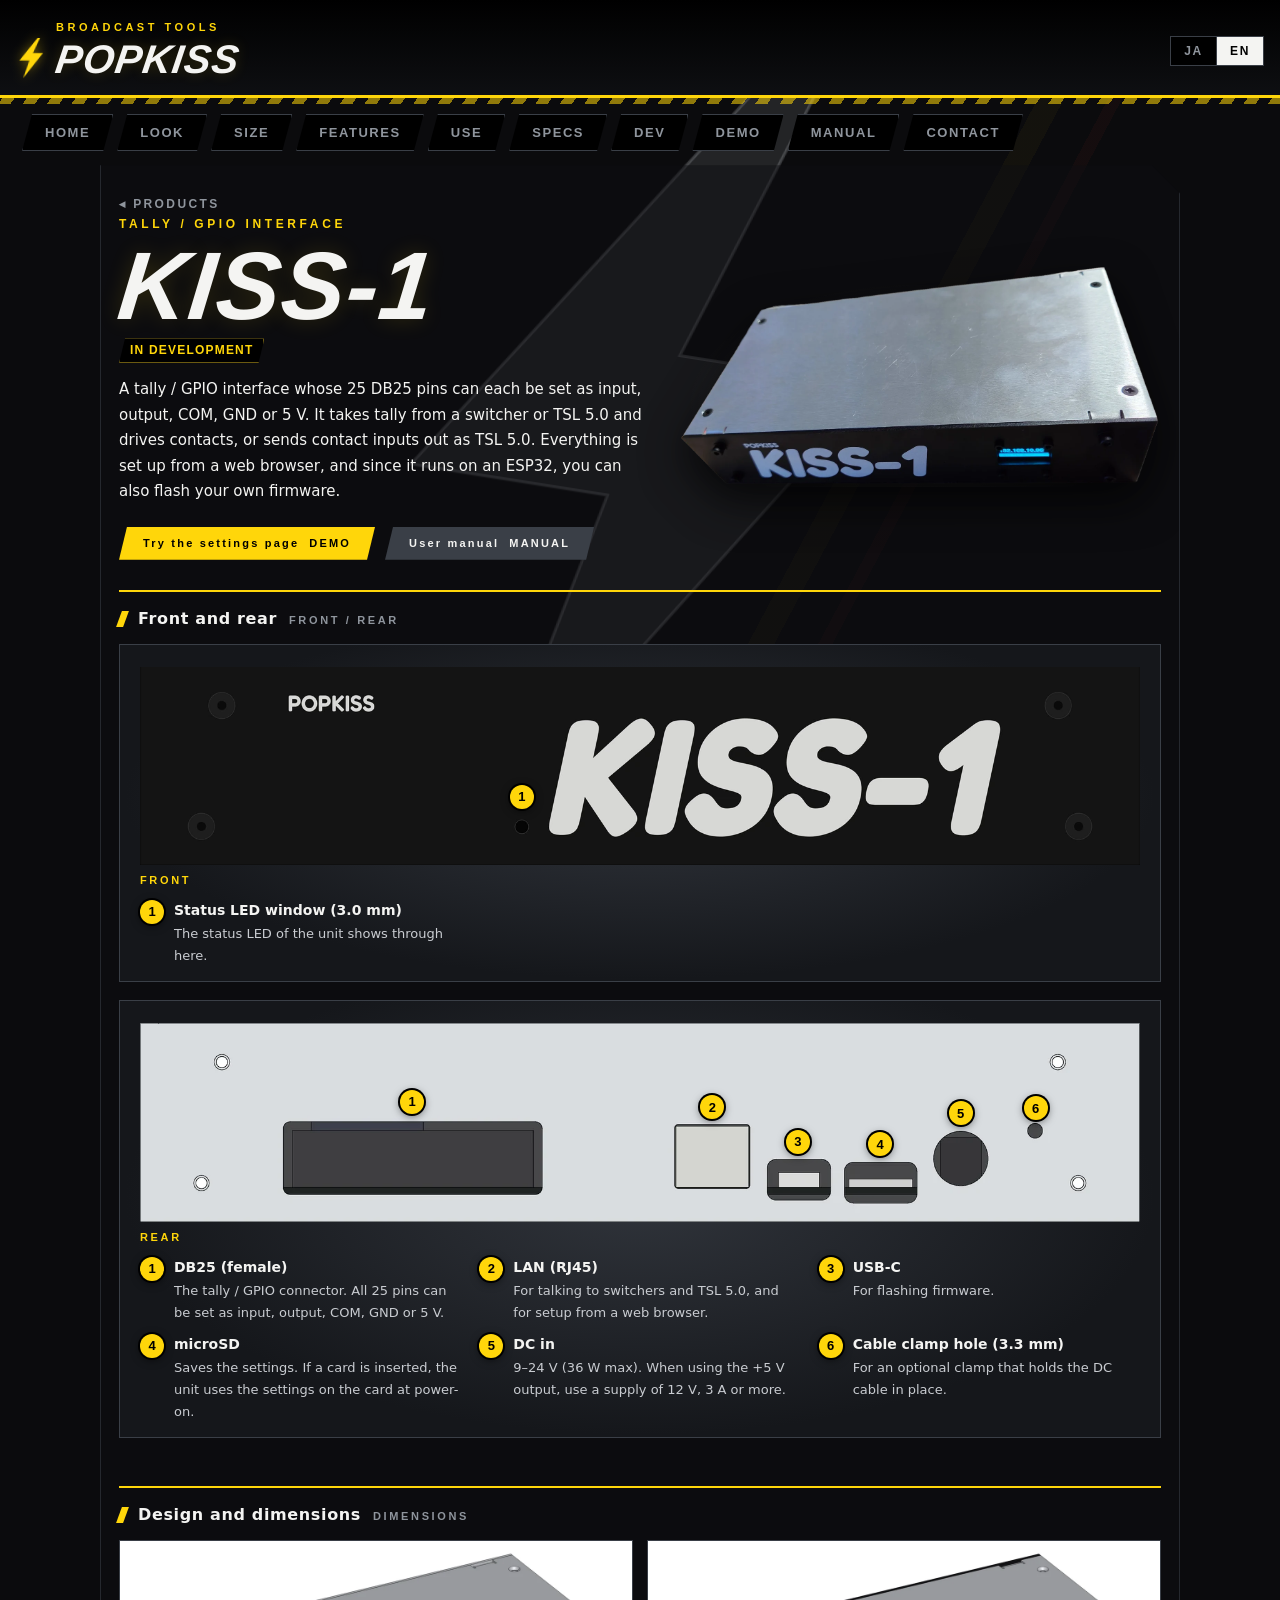
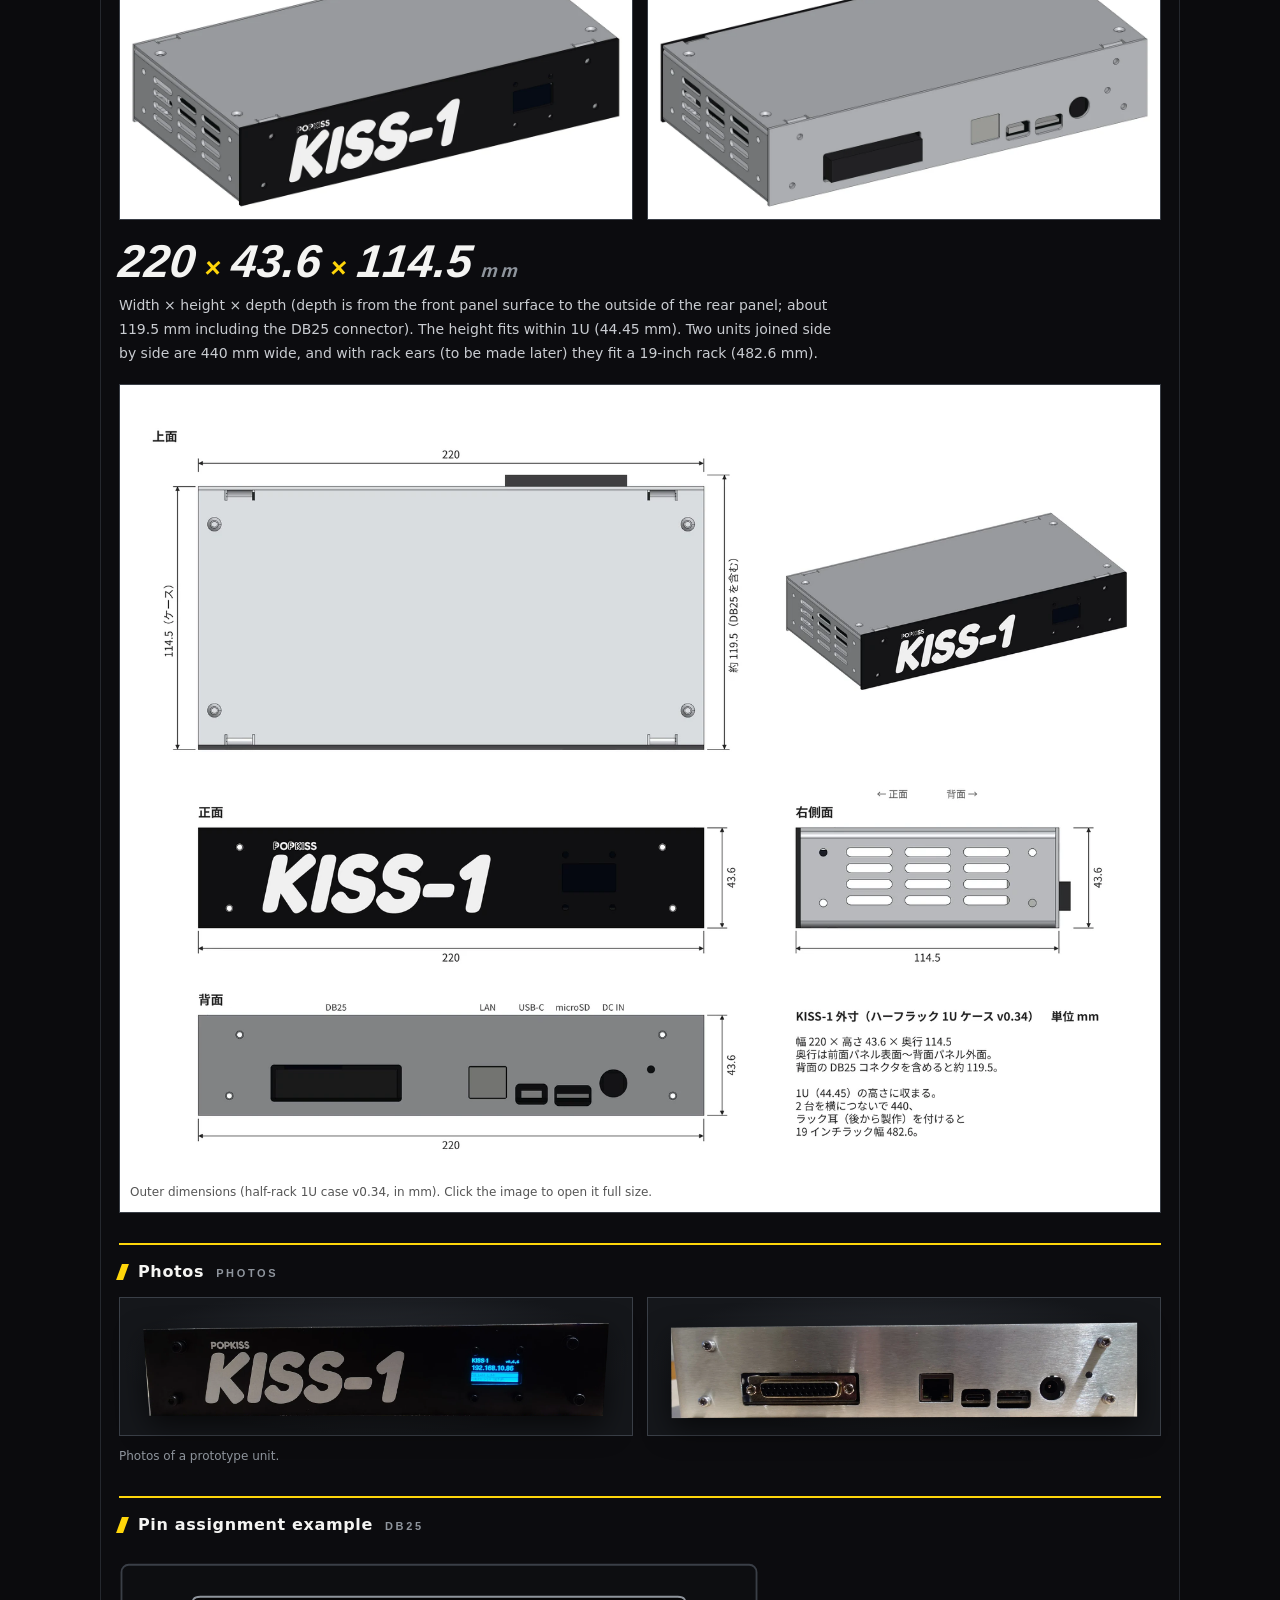
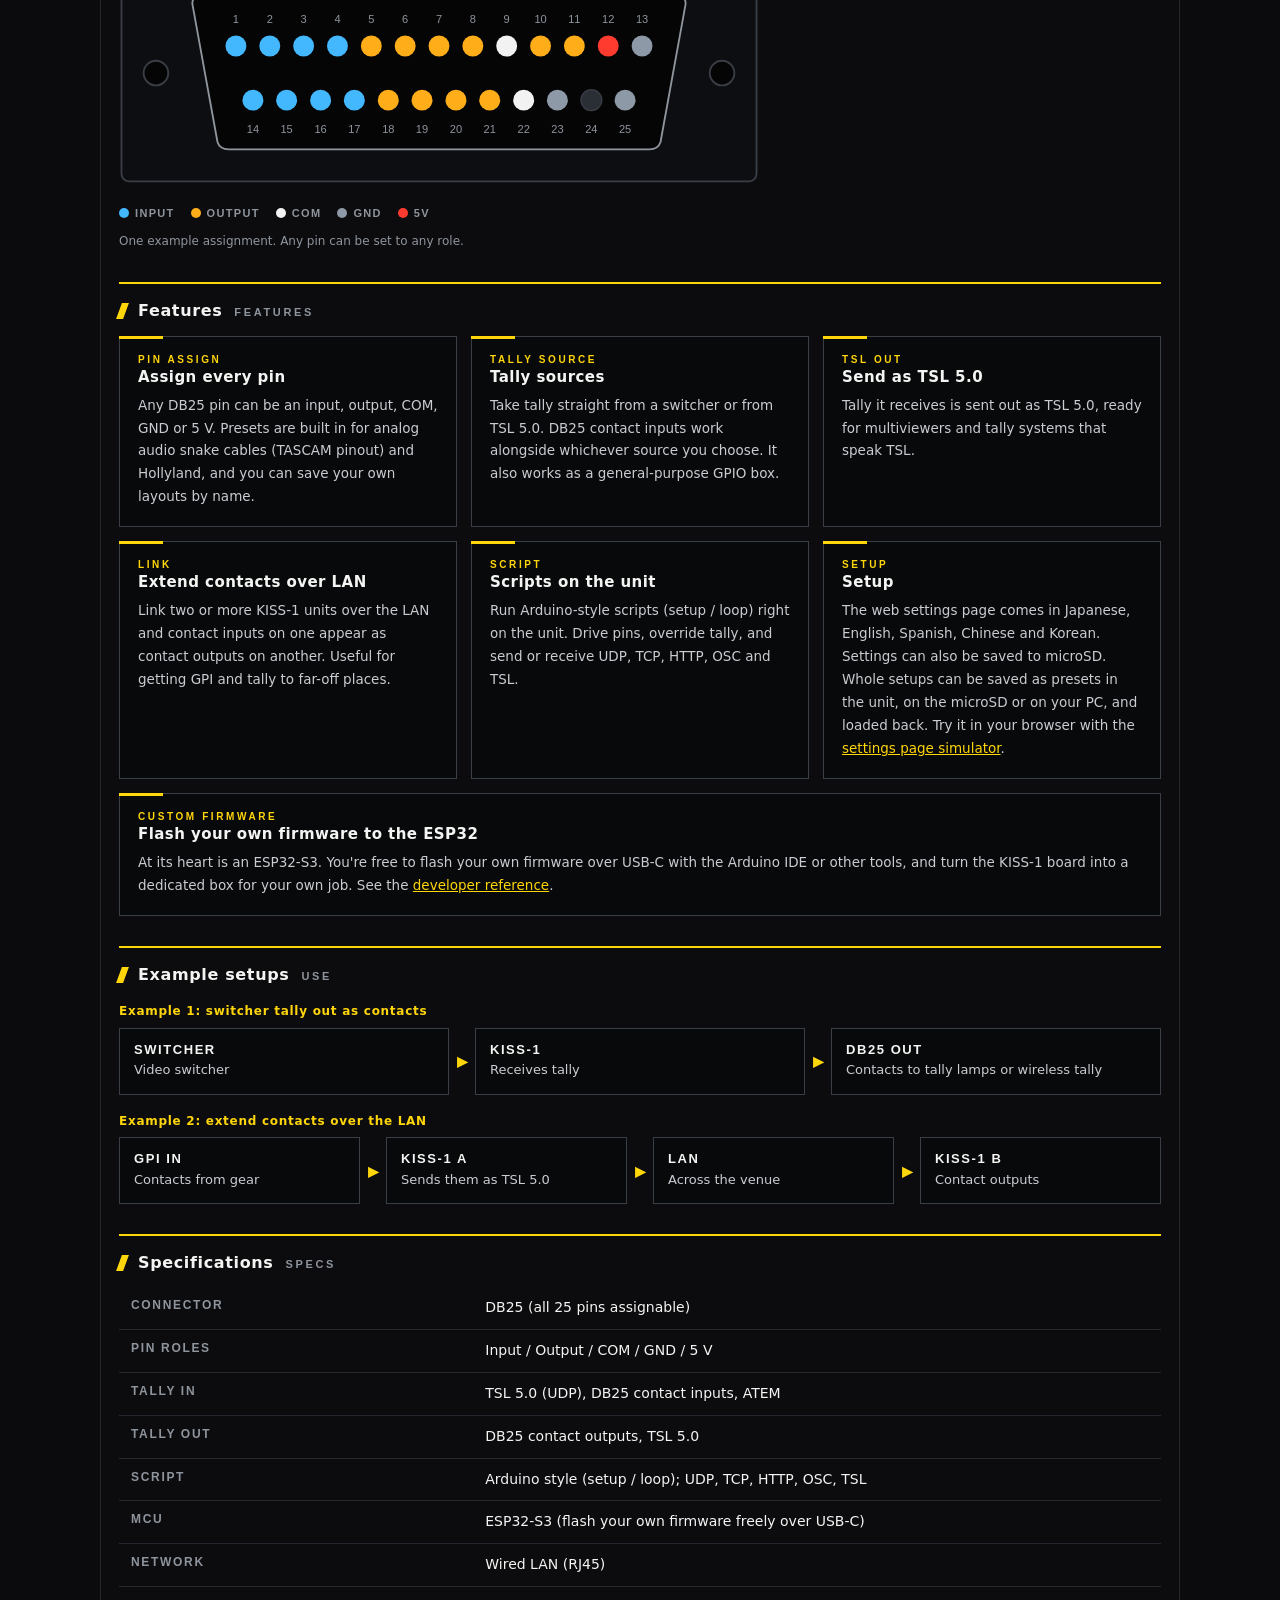
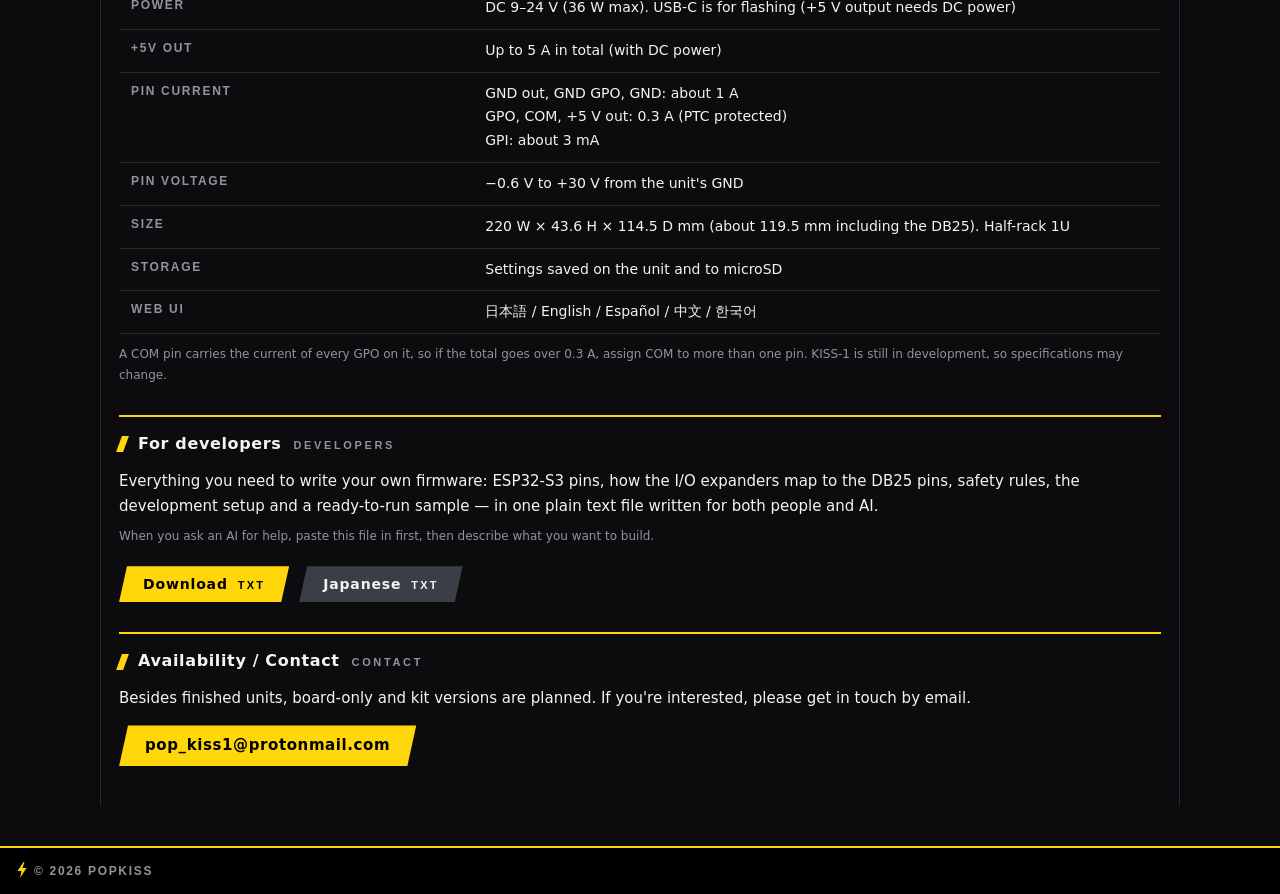
<file: kiss-1.html>
<!DOCTYPE html>
<html lang="ja" data-title-ja="KISS-1 タリー / GPIO インターフェイス — POPKISS" data-title-en="KISS-1 Tally / GPIO Interface — POPKISS">
<head>
<meta charset="utf-8">
<meta name="viewport" content="width=device-width,initial-scale=1">
<title>KISS-1 — POPKISS</title>
<meta name="description" content="KISS-1 — DB25 の全ピンを自由に割り当てられるタリー / GPIO インターフェイス。 / A tally / GPIO interface with fully assignable DB25 pins.">
<link rel="icon" href="data:image/svg+xml,%3Csvg xmlns='http://www.w3.org/2000/svg' viewBox='0 0 24 32'%3E%3Cpath d='M15 0 3 18h8L8 32 21 12h-8l4-12z' fill='%23ffd60a'/%3E%3C/svg%3E">
<link rel="stylesheet" href="style.css?v=0.25">
<script src="site.js?v=0.25"></script>
</head>
<body>
<header class="top">
 <a class="mark" href="./"><svg class="bolt" viewBox="0 0 24 32" aria-hidden="true"><path d="M15 0 3 18h8L8 32 21 12h-8l4-12z"/></svg><div><small>BROADCAST TOOLS</small><b>POPKISS</b></div></a>
 <span class="sp"></span>
 <div class="lang" role="group" aria-label="Language"><button type="button" data-l="ja">JA</button><button type="button" data-l="en">EN</button></div>
</header>
<nav><a href="./">HOME</a><a href="#look">LOOK</a><a href="#design">SIZE</a><a href="#features">FEATURES</a><a href="#use">USE</a><a href="#specs">SPECS</a><a href="#dev">DEV</a><a href="kiss-1-sim.html">DEMO</a><a href="kiss-1-manual.html">MANUAL</a><a href="#contact">CONTACT</a></nav>

<main>
 <section class="ph">
  <div>
   <a class="back" href="./#products">◂ PRODUCTS</a>
   <div class="kind">Tally / GPIO Interface</div>
   <h1>KISS-1</h1>
   <span class="chip dev"><span class="ja">開発中</span><span class="en">IN DEVELOPMENT</span></span>
   <p class="lead ja">DB25 の 25 本のピンを、入力・出力・COM・GND・5V に自由に割り当てられるタリー / GPIO インターフェイスです。スイッチャーや TSL 5.0 からタリーを受けて接点で出したり、接点の入力を TSL 5.0 で送ったりできます。設定はすべてブラウザから行えます。ESP32 なので、自作のファームウェアを自由に書き込むこともできます。</p>
   <p class="lead en">A tally / GPIO interface whose 25 DB25 pins can each be set as input, output, COM, GND or 5 V. It takes tally from a switcher or TSL 5.0 and drives contacts, or sends contact inputs out as TSL 5.0. Everything is set up from a web browser, and since it runs on an ESP32, you can also flash your own firmware.</p>
   <div class="links" style="display:flex;gap:10px;flex-wrap:wrap;margin-top:16px"><a class="go" href="kiss-1-sim.html"><span class="ja">設定ページを試す</span><span class="en">Try the settings page</span> <span>DEMO</span></a><a class="go g" href="kiss-1-manual.html"><span class="ja">取扱説明書</span><span class="en">User manual</span> <span>MANUAL</span></a></div>
  </div>
  <figure class="hero-photo"><img src="img/kiss-1_top.webp" width="1400" height="645" alt="KISS-1"></figure>
 </section>

 <section class="sec" id="look">
  <h2><span class="ja">前面と背面</span><span class="en">Front and rear</span> <span class="sub">FRONT / REAR</span></h2>
  <figure class="photo anno">
   <div class="pic"><img src="img/kiss-1_cg_front.webp?v=0.36" width="1600" height="317" alt="KISS-1 front" loading="lazy"><span class="mk" style="left:38.18%;top:65.60%">1</span></div>
   <figcaption><b>FRONT</b></figcaption>
   <ol class="parts">
    <li><span class="mk">1</span><div><b><span class="ja">状態 LED の窓（φ3.0）</span><span class="en">Status LED window (3.0 mm)</span></b><p class="ja">本体の状態を表す LED がここから見えます。</p><p class="en">The status LED of the unit shows through here.</p></div></li>
   </ol>
  </figure>
  <figure class="photo anno">
   <div class="pic"><img src="img/kiss-1_cg_rear.webp" width="1600" height="318" alt="KISS-1 rear" loading="lazy"><span class="mk" style="left:27.20%;top:39.71%">1</span><span class="mk" style="left:57.24%;top:42.57%">2</span><span class="mk" style="left:65.79%;top:59.71%">3</span><span class="mk" style="left:74.02%;top:61.14%">4</span><span class="mk" style="left:82.06%;top:45.43%">5</span><span class="mk" style="left:89.55%;top:42.86%">6</span></div>
   <figcaption><b>REAR</b></figcaption>
   <ol class="parts">
    <li><span class="mk">1</span><div><b><span class="ja">DB25（メス）</span><span class="en">DB25 (female)</span></b><p class="ja">タリー / GPIO の端子です。25 本すべてのピンを、入力・出力・COM・GND・5V に割り当てられます。</p><p class="en">The tally / GPIO connector. All 25 pins can be set as input, output, COM, GND or 5 V.</p></div></li>
    <li><span class="mk">2</span><div><b><span class="ja">LAN（RJ45）</span><span class="en">LAN (RJ45)</span></b><p class="ja">スイッチャーや TSL 5.0 とのやり取りと、ブラウザからの設定に使います。</p><p class="en">For talking to switchers and TSL 5.0, and for setup from a web browser.</p></div></li>
    <li><span class="mk">3</span><div><b><span class="ja">USB-C</span><span class="en">USB-C</span></b><p class="ja">ファームウェアの書き込み用です。</p><p class="en">For flashing firmware.</p></div></li>
    <li><span class="mk">4</span><div><b><span class="ja">microSD</span><span class="en">microSD</span></b><p class="ja">設定を保存できます。カードが入っていれば、起動時にカードの設定を使います。</p><p class="en">Saves the settings. If a card is inserted, the unit uses the settings on the card at power-on.</p></div></li>
    <li><span class="mk">5</span><div><b><span class="ja">DC 入力</span><span class="en">DC in</span></b><p class="ja">9–24 V（最大 36 W）。+5V 出力を使うときは 12 V・3 A 以上の電源を使ってください。</p><p class="en">9–24 V (36 W max). When using the +5 V output, use a supply of 12 V, 3 A or more.</p></div></li>
    <li><span class="mk">6</span><div><b><span class="ja">ケーブルクランプ用の穴（φ3.3）</span><span class="en">Cable clamp hole (3.3 mm)</span></b><p class="ja">DC ケーブルを固定するクランプを付けるための穴です（オプション）。</p><p class="en">For an optional clamp that holds the DC cable in place.</p></div></li>
   </ol>
  </figure>
 </section>

 <section class="sec" id="design">
  <h2><span class="ja">外観と寸法</span><span class="en">Design and dimensions</span> <span class="sub">DIMENSIONS</span></h2>
  <div class="cg2">
   <figure class="cg"><img src="img/kiss-1_cg_front_iso.webp" width="1200" height="630" alt="KISS-1 front view" loading="lazy"></figure>
   <figure class="cg"><img src="img/kiss-1_cg_rear_iso.webp" width="1200" height="630" alt="KISS-1 rear view" loading="lazy"></figure>
  </div>
  <div class="dims">
   <div class="dimnum"><b>220</b><i>×</i><b>43.6</b><i>×</i><b>114.5</b><span>mm</span></div>
   <p class="ja">幅 × 高さ × 奥行（奥行は前面パネルの表面から背面パネルの外面まで。背面の DB25 コネクタを含めると約 119.5 mm）。高さは 1U（44.45 mm）に収まります。2 台を横につなぐと幅 440 mm、ラック耳（後から製作）を付けると 19 インチラック（482.6 mm）に入ります。</p>
   <p class="en">Width × height × depth (depth is from the front panel surface to the outside of the rear panel; about 119.5 mm including the DB25 connector). The height fits within 1U (44.45 mm). Two units joined side by side are 440 mm wide, and with rack ears (to be made later) they fit a 19-inch rack (482.6 mm).</p>
  </div>
  <figure class="cg sheet"><a href="img/kiss-1_dimensions.png" target="_blank" rel="noopener"><img src="img/kiss-1_dimensions.webp" width="1600" height="1222" alt="KISS-1 outer dimensions" loading="lazy"></a>
   <figcaption><span class="ja">外寸図（ハーフラック 1U ケース v0.34、単位 mm）。画像を押すと大きく開きます。</span><span class="en">Outer dimensions (half-rack 1U case v0.34, in mm). Click the image to open it full size.</span></figcaption></figure>
 </section>

 <section class="sec" id="photos">
  <h2><span class="ja">写真</span><span class="en">Photos</span> <span class="sub">PHOTOS</span></h2>
  <div class="ph2">
   <figure class="photo"><img src="img/kiss-1_front.webp" width="1600" height="336" alt="KISS-1 front photo" loading="lazy"></figure>
   <figure class="photo"><img src="img/kiss-1_rear.webp" width="1600" height="342" alt="KISS-1 rear photo" loading="lazy"></figure>
  </div>
  <p class="note ja">試作機の写真です。</p><p class="note en">Photos of a prototype unit.</p>
 </section>

 <section class="sec" id="pins">
  <h2><span class="ja">ピン割り当ての例</span><span class="en">Pin assignment example</span> <span class="sub">DB25</span></h2>
  <div class="dbwrap">
  <figure style="margin:0">
   <svg class="db" viewBox="0 0 520 200" role="img" aria-label="DB25"><rect x="2" y="12" width="516" height="176" rx="6" fill="#0d0e11" stroke="#3a3f47" stroke-width="1.5"/><circle cx="30" cy="100" r="10" fill="#050506" stroke="#3a3f47" stroke-width="1.5"/><circle cx="490" cy="100" r="10" fill="#050506" stroke="#3a3f47" stroke-width="1.5"/><path d="M66 38H454Q462 38 460 46L440 156Q438 162 431 162H89Q82 162 80 156L60 46Q58 38 66 38Z" fill="#050506" stroke="#8f959d" stroke-width="1.5"/><circle cx="95.0" cy="78" r="8.5" fill="#43b8ff"/><text x="95.0" y="59" text-anchor="middle" font-size="9" fill="#8f959d" font-family="Arial Narrow,Arial,sans-serif">1</text><circle cx="122.5" cy="78" r="8.5" fill="#43b8ff"/><text x="122.5" y="59" text-anchor="middle" font-size="9" fill="#8f959d" font-family="Arial Narrow,Arial,sans-serif">2</text><circle cx="150.0" cy="78" r="8.5" fill="#43b8ff"/><text x="150.0" y="59" text-anchor="middle" font-size="9" fill="#8f959d" font-family="Arial Narrow,Arial,sans-serif">3</text><circle cx="177.5" cy="78" r="8.5" fill="#43b8ff"/><text x="177.5" y="59" text-anchor="middle" font-size="9" fill="#8f959d" font-family="Arial Narrow,Arial,sans-serif">4</text><circle cx="205.0" cy="78" r="8.5" fill="#ffae1a"/><text x="205.0" y="59" text-anchor="middle" font-size="9" fill="#8f959d" font-family="Arial Narrow,Arial,sans-serif">5</text><circle cx="232.5" cy="78" r="8.5" fill="#ffae1a"/><text x="232.5" y="59" text-anchor="middle" font-size="9" fill="#8f959d" font-family="Arial Narrow,Arial,sans-serif">6</text><circle cx="260.0" cy="78" r="8.5" fill="#ffae1a"/><text x="260.0" y="59" text-anchor="middle" font-size="9" fill="#8f959d" font-family="Arial Narrow,Arial,sans-serif">7</text><circle cx="287.5" cy="78" r="8.5" fill="#ffae1a"/><text x="287.5" y="59" text-anchor="middle" font-size="9" fill="#8f959d" font-family="Arial Narrow,Arial,sans-serif">8</text><circle cx="315.0" cy="78" r="8.5" fill="#f2f2f2"/><text x="315.0" y="59" text-anchor="middle" font-size="9" fill="#8f959d" font-family="Arial Narrow,Arial,sans-serif">9</text><circle cx="342.5" cy="78" r="8.5" fill="#ffae1a"/><text x="342.5" y="59" text-anchor="middle" font-size="9" fill="#8f959d" font-family="Arial Narrow,Arial,sans-serif">10</text><circle cx="370.0" cy="78" r="8.5" fill="#ffae1a"/><text x="370.0" y="59" text-anchor="middle" font-size="9" fill="#8f959d" font-family="Arial Narrow,Arial,sans-serif">11</text><circle cx="397.5" cy="78" r="8.5" fill="#ff3b30"/><text x="397.5" y="59" text-anchor="middle" font-size="9" fill="#8f959d" font-family="Arial Narrow,Arial,sans-serif">12</text><circle cx="425.0" cy="78" r="8.5" fill="#8d99a6"/><text x="425.0" y="59" text-anchor="middle" font-size="9" fill="#8f959d" font-family="Arial Narrow,Arial,sans-serif">13</text><circle cx="108.8" cy="122" r="8.5" fill="#43b8ff"/><text x="108.8" y="149" text-anchor="middle" font-size="9" fill="#8f959d" font-family="Arial Narrow,Arial,sans-serif">14</text><circle cx="136.2" cy="122" r="8.5" fill="#43b8ff"/><text x="136.2" y="149" text-anchor="middle" font-size="9" fill="#8f959d" font-family="Arial Narrow,Arial,sans-serif">15</text><circle cx="163.8" cy="122" r="8.5" fill="#43b8ff"/><text x="163.8" y="149" text-anchor="middle" font-size="9" fill="#8f959d" font-family="Arial Narrow,Arial,sans-serif">16</text><circle cx="191.2" cy="122" r="8.5" fill="#43b8ff"/><text x="191.2" y="149" text-anchor="middle" font-size="9" fill="#8f959d" font-family="Arial Narrow,Arial,sans-serif">17</text><circle cx="218.8" cy="122" r="8.5" fill="#ffae1a"/><text x="218.8" y="149" text-anchor="middle" font-size="9" fill="#8f959d" font-family="Arial Narrow,Arial,sans-serif">18</text><circle cx="246.2" cy="122" r="8.5" fill="#ffae1a"/><text x="246.2" y="149" text-anchor="middle" font-size="9" fill="#8f959d" font-family="Arial Narrow,Arial,sans-serif">19</text><circle cx="273.8" cy="122" r="8.5" fill="#ffae1a"/><text x="273.8" y="149" text-anchor="middle" font-size="9" fill="#8f959d" font-family="Arial Narrow,Arial,sans-serif">20</text><circle cx="301.2" cy="122" r="8.5" fill="#ffae1a"/><text x="301.2" y="149" text-anchor="middle" font-size="9" fill="#8f959d" font-family="Arial Narrow,Arial,sans-serif">21</text><circle cx="328.8" cy="122" r="8.5" fill="#f2f2f2"/><text x="328.8" y="149" text-anchor="middle" font-size="9" fill="#8f959d" font-family="Arial Narrow,Arial,sans-serif">22</text><circle cx="356.2" cy="122" r="8.5" fill="#8d99a6"/><text x="356.2" y="149" text-anchor="middle" font-size="9" fill="#8f959d" font-family="Arial Narrow,Arial,sans-serif">23</text><circle cx="383.8" cy="122" r="8.5" fill="#2a2e35" stroke="#3a3f47"/><text x="383.8" y="149" text-anchor="middle" font-size="9" fill="#8f959d" font-family="Arial Narrow,Arial,sans-serif">24</text><circle cx="411.2" cy="122" r="8.5" fill="#8d99a6"/><text x="411.2" y="149" text-anchor="middle" font-size="9" fill="#8f959d" font-family="Arial Narrow,Arial,sans-serif">25</text></svg>
   <div class="legend"><span><i style="background:#43b8ff"></i>INPUT</span><span><i style="background:#ffae1a"></i>OUTPUT</span><span><i style="background:#f2f2f2"></i>COM</span><span><i style="background:#8d99a6"></i>GND</span><span><i style="background:#ff3b30"></i>5V</span></div>
   <p class="note ja">割り当ての一例です。どのピンを何にするかは自由に決められます。</p>
   <p class="note en">One example assignment. Any pin can be set to any role.</p>
  </figure>
  </div>
 </section>

 <section class="sec" id="features">
  <h2><span class="ja">主な機能</span><span class="en">Features</span> <span class="sub">FEATURES</span></h2>
  <div class="feats">
   <div class="feat">
    <h3><small>PIN ASSIGN</small><span class="ja">全ピン自由アサイン</span><span class="en">Assign every pin</span></h3>
    <p class="ja">DB25 のどのピンも、入力・出力・COM・GND・5V に割り当てられます。アナログオーディオケーブル（TASCAM 配列）と Hollyland の配列はプリセット入り。自分の配列も名前を付けて保存できます。</p>
    <p class="en">Any DB25 pin can be an input, output, COM, GND or 5 V. Presets are built in for analog audio snake cables (TASCAM pinout) and Hollyland, and you can save your own layouts by name.</p>
   </div>
   <div class="feat">
    <h3><small>TALLY SOURCE</small><span class="ja">タリーの入力元</span><span class="en">Tally sources</span></h3>
    <p class="ja">スイッチャーから直接、または TSL 5.0 の受信から選べます。DB25 の接点入力は、どの入力元のときも一緒に使えます。タリー以外の汎用 GPIO としても使えます。</p>
    <p class="en">Take tally straight from a switcher or from TSL 5.0. DB25 contact inputs work alongside whichever source you choose. It also works as a general-purpose GPIO box.</p>
   </div>
   <div class="feat">
    <h3><small>TSL OUT</small><span class="ja">TSL 5.0 で送信</span><span class="en">Send as TSL 5.0</span></h3>
    <p class="ja">受け取ったタリーを TSL 5.0 で送り出します。TSL に対応したマルチビューアーやタリーシステムにそのまま渡せます。</p>
    <p class="en">Tally it receives is sent out as TSL 5.0, ready for multiviewers and tally systems that speak TSL.</p>
   </div>
   <div class="feat">
    <h3><small>LINK</small><span class="ja">2 台以上で接点を延長</span><span class="en">Extend contacts over LAN</span></h3>
    <p class="ja">KISS-1 同士を LAN でつなげば、片方の接点入力をもう片方の接点出力に送れます。離れた場所への GPI / タリーの引き回しに。</p>
    <p class="en">Link two or more KISS-1 units over the LAN and contact inputs on one appear as contact outputs on another. Useful for getting GPI and tally to far-off places.</p>
   </div>
   <div class="feat">
    <h3><small>SCRIPT</small><span class="ja">本体で動くスクリプト</span><span class="en">Scripts on the unit</span></h3>
    <p class="ja">Arduino のような書き方（setup / loop）のスクリプトを本体で実行できます。ピンの操作やタリーの上書きに加えて、UDP・TCP・HTTP・OSC・TSL の送受信もできます。</p>
    <p class="en">Run Arduino-style scripts (setup / loop) right on the unit. Drive pins, override tally, and send or receive UDP, TCP, HTTP, OSC and TSL.</p>
   </div>
   <div class="feat">
    <h3><small>SETUP</small><span class="ja">設定</span><span class="en">Setup</span></h3>
    <p class="ja">ブラウザの設定ページは日本語・English・Español・中文・한국어に対応。設定は microSD にも保存できます。設定一式をプリセットとして本体・microSD・PC に保存して、読み込み直せます。<a href="kiss-1-sim.html" style="color:var(--volt)">設定ページのシミュレーター</a>で、ブラウザだけで試せます。</p>
    <p class="en">The web settings page comes in Japanese, English, Spanish, Chinese and Korean. Settings can also be saved to microSD. Whole setups can be saved as presets in the unit, on the microSD or on your PC, and loaded back. Try it in your browser with the <a href="kiss-1-sim.html" style="color:var(--volt)">settings page simulator</a>.</p>
   </div>
   <div class="feat wide">
    <h3><small>CUSTOM FIRMWARE</small><span class="ja">ESP32 に自由に書き込める</span><span class="en">Flash your own firmware to the ESP32</span></h3>
    <p class="ja">中身は ESP32-S3 です。USB-C から Arduino IDE などで、自分で作ったファームウェアを自由に書き込めます。KISS-1 の基板を、自分の用途に合わせた専用機として使うこともできます。<a href="#dev" style="color:var(--volt)">開発者向け資料</a>もあります。</p>
    <p class="en">At its heart is an ESP32-S3. You're free to flash your own firmware over USB-C with the Arduino IDE or other tools, and turn the KISS-1 board into a dedicated box for your own job. See the <a href="#dev" style="color:var(--volt)">developer reference</a>.</p>
   </div>
  </div>
 </section>

 <section class="sec" id="use">
  <h2><span class="ja">使い方の例</span><span class="en">Example setups</span> <span class="sub">USE</span></h2>
  <p class="fl ja">例 1：スイッチャーのタリーを接点で出す</p><p class="fl en">Example 1: switcher tally out as contacts</p>
  <div class="flow">
   <div><b>SWITCHER</b><span class="ja">スイッチャー</span><span class="en">Video switcher</span></div>
   <div class="arr">▸</div>
   <div><b>KISS-1</b><span class="ja">タリーを受信</span><span class="en">Receives tally</span></div>
   <div class="arr">▸</div>
   <div><b>DB25 OUT</b><span class="ja">タリーランプ・ワイヤレスタリーへ接点で</span><span class="en">Contacts to tally lamps or wireless tally</span></div>
  </div>
  <p class="fl ja">例 2：接点を LAN で離れた場所へ延長</p><p class="fl en">Example 2: extend contacts over the LAN</p>
  <div class="flow">
   <div><b>GPI IN</b><span class="ja">機材からの接点</span><span class="en">Contacts from gear</span></div>
   <div class="arr">▸</div>
   <div><b>KISS-1 A</b><span class="ja">接点を TSL 5.0 で送信</span><span class="en">Sends them as TSL 5.0</span></div>
   <div class="arr">▸</div>
   <div><b>LAN</b><span class="ja">離れた場所へ</span><span class="en">Across the venue</span></div>
   <div class="arr">▸</div>
   <div><b>KISS-1 B</b><span class="ja">接点で出力</span><span class="en">Contact outputs</span></div>
  </div>
 </section>

 <section class="sec" id="specs">
  <h2><span class="ja">仕様</span><span class="en">Specifications</span> <span class="sub">SPECS</span></h2>
  <table class="spec">
   <tr><th>Connector</th><td><span class="ja">DB25（全 25 ピンを割り当て可能）</span><span class="en">DB25 (all 25 pins assignable)</span></td></tr>
   <tr><th>Pin roles</th><td><span class="ja">入力 / 出力 / COM / GND / 5V</span><span class="en">Input / Output / COM / GND / 5 V</span></td></tr>
   <tr><th>Tally in</th><td><span class="ja">TSL 5.0（UDP）、DB25 接点入力、ATEM</span><span class="en">TSL 5.0 (UDP), DB25 contact inputs, ATEM</span></td></tr>
   <tr><th>Tally out</th><td><span class="ja">DB25 接点出力、TSL 5.0</span><span class="en">DB25 contact outputs, TSL 5.0</span></td></tr>
   <tr><th>Script</th><td><span class="ja">Arduino 風（setup / loop）、UDP・TCP・HTTP・OSC・TSL</span><span class="en">Arduino style (setup / loop); UDP, TCP, HTTP, OSC, TSL</span></td></tr>
   <tr><th>MCU</th><td><span class="ja">ESP32-S3（USB-C から自作ファームを自由に書き込み可能）</span><span class="en">ESP32-S3 (flash your own firmware freely over USB-C)</span></td></tr>
   <tr><th>Network</th><td><span class="ja">有線 LAN（RJ45）</span><span class="en">Wired LAN (RJ45)</span></td></tr>
   <tr><th>Power</th><td><span class="ja">DC 9–24 V（最大 36 W）。USB-C は書き込み用（+5V 出力は DC 給電のときだけ）</span><span class="en">DC 9–24 V (36 W max). USB-C is for flashing (+5 V output needs DC power)</span></td></tr>
   <tr><th>+5V out</th><td><span class="ja">合計 最大 5 A（DC 給電時）</span><span class="en">Up to 5 A in total (with DC power)</span></td></tr>
   <tr><th>Pin current</th><td><span class="ja">GND 出力・GND GPO・GND：約 1 A<br>GPO・COM・+5V 出力：0.3 A（PTC で保護）<br>GPI：約 3 mA</span><span class="en">GND out, GND GPO, GND: about 1 A<br>GPO, COM, +5 V out: 0.3 A (PTC protected)<br>GPI: about 3 mA</span></td></tr>
   <tr><th>Pin voltage</th><td><span class="ja">本体の GND から見て −0.6 V〜+30 V</span><span class="en">−0.6 V to +30 V from the unit's GND</span></td></tr>
   <tr><th>Size</th><td><span class="ja">幅 220 × 高さ 43.6 × 奥行 114.5 mm（DB25 を含め約 119.5 mm）。ハーフラック 1U</span><span class="en">220 W × 43.6 H × 114.5 D mm (about 119.5 mm including the DB25). Half-rack 1U</span></td></tr>
   <tr><th>Storage</th><td><span class="ja">本体と microSD に設定を保存</span><span class="en">Settings saved on the unit and to microSD</span></td></tr>
   <tr><th>Web UI</th><td>日本語 / English / Español / 中文 / 한국어</td></tr>
  </table>
  <p class="note ja">COM ピンは、つながっている GPO の電流をまとめて流すので、合計が 0.3 A を超えるときは COM を複数のピンに割り当ててください。開発中のため、仕様は変わることがあります。</p>
  <p class="note en">A COM pin carries the current of every GPO on it, so if the total goes over 0.3 A, assign COM to more than one pin. KISS-1 is still in development, so specifications may change.</p>
 </section>

 <section class="sec" id="dev">
  <h2><span class="ja">開発者向け資料</span><span class="en">For developers</span> <span class="sub">DEVELOPERS</span></h2>
  <p class="ja" style="margin:0 0 6px">自分のファームウェアを作るための資料です。ESP32-S3 のピン、I/O 拡張と DB25 ピンの対応、安全のルール、開発環境、すぐ動くサンプルをまとめたテキストファイルで、人間も AI も読めるように書いています。</p>
  <p class="en" style="margin:0 0 6px">Everything you need to write your own firmware: ESP32-S3 pins, how the I/O expanders map to the DB25 pins, safety rules, the development setup and a ready-to-run sample — in one plain text file written for both people and AI.</p>
  <p class="note ja" style="margin:0 0 14px">AI に開発を手伝ってもらうときは、このファイルを貼り付けてから作りたいものを伝えてください。</p>
  <p class="note en" style="margin:0 0 14px">When you ask an AI for help, paste this file in first, then describe what you want to build.</p>
  <div class="links" style="display:flex;gap:10px;flex-wrap:wrap">
   <a class="go ja" href="dl/kiss-1_dev_ja.txt" download>日本語版をダウンロード <span>TXT</span></a>
   <a class="go g ja" href="dl/kiss-1_dev_en.txt" download>英語版 <span>TXT</span></a>
   <a class="go en" href="dl/kiss-1_dev_en.txt" download>Download <span>TXT</span></a>
   <a class="go g en" href="dl/kiss-1_dev_ja.txt" download>Japanese <span>TXT</span></a>
  </div>
 </section>

 <section class="sec" id="contact">
  <h2><span class="ja">入手・お問い合わせ</span><span class="en">Availability / Contact</span> <span class="sub">CONTACT</span></h2>
  <p class="ja" style="margin:0 0 14px">完成品のほか、基板のみ・キットでの提供も予定しています。気になる方はメールでお問い合わせください。</p>
  <p class="en" style="margin:0 0 14px">Besides finished units, board-only and kit versions are planned. If you're interested, please get in touch by email.</p>
  <a class="mail" href="mailto:pop_kiss1@protonmail.com?subject=KISS-1">pop_kiss1@protonmail.com</a>
 </section>
</main>

<footer><span><svg class="bolt" viewBox="0 0 24 32" aria-hidden="true"><path d="M15 0 3 18h8L8 32 21 12h-8l4-12z"/></svg>© 2026 POPKISS</span></footer>
</body>
</html>
</file>
<file: style.css>
:root{--panel:#0b0b0d;--well:#08090b;--line:#25282e;--line2:#3a3f47;--fg:#f4f4f2;--dim:#8f959d;
--volt:#ffd60a;--plate:rgba(14,15,18,.5);--red:#ff3b30;
--num:"Bahnschrift","DIN Alternate","DIN Condensed","Arial Narrow",sans-serif;
--txt:"Hiragino Sans","Hiragino Kaku Gothic ProN","Yu Gothic UI","Meiryo",system-ui,sans-serif;color-scheme:dark}
*{box-sizing:border-box}
html{scroll-behavior:smooth}
body{margin:0;min-height:100vh;display:flex;flex-direction:column;color:var(--fg);font:15px/1.7 var(--txt);background:var(--panel) linear-gradient(118deg,transparent 0 62%,rgba(255,214,10,.035) 62% 63.5%,transparent 63.5% 66%,rgba(255,59,48,.04) 66% 66.8%,transparent 66.8%) fixed}
body:before{content:"";position:fixed;z-index:-1;left:50%;top:50%;height:94vh;width:calc(94vh * .77);max-width:118vw;max-height:154vw;background:url("data:image/svg+xml,%3Csvg xmlns='http://www.w3.org/2000/svg' viewBox='-1 -1 26 34'%3E%3Cpath d='M15 0 3 18h8L8 32 21 12h-8l4-12z' fill='%239aa0a8' fill-opacity='.16' stroke='%23d4d8de' stroke-opacity='.22' stroke-width='.12' stroke-linejoin='miter'/%3E%3C/svg%3E") no-repeat center/contain;transform:translate(-50%,-50%) rotate(9deg);pointer-events:none}
a{color:inherit}
.top{display:flex;flex-wrap:wrap;align-items:flex-end;gap:10px 28px;padding:22px max(16px,env(safe-area-inset-right)) 16px max(16px,env(safe-area-inset-left));background:linear-gradient(180deg,#000 0,#0e0f12 100%);border-bottom:3px solid var(--volt);position:relative}
.top:after{content:"";position:absolute;left:0;right:0;bottom:-9px;height:6px;background:repeating-linear-gradient(-55deg,var(--volt) 0 10px,transparent 10px 20px);opacity:.55;pointer-events:none}
.mark{display:flex;align-items:flex-end;gap:10px;text-decoration:none}
.mark .bolt{width:30px;height:42px;fill:var(--volt);filter:drop-shadow(0 0 6px rgba(255,214,10,.45));transform:skewX(-8deg)}
.mark b{display:block;font:italic 800 40px/1 var(--num);letter-spacing:.02em;text-transform:uppercase;transform:skewX(-8deg);text-shadow:0 0 14px rgba(255,214,10,.18)}
.mark small{display:block;font:700 11px/1 var(--num);letter-spacing:.32em;color:var(--volt);margin-bottom:6px}
nav{display:flex;flex-wrap:wrap;gap:4px;padding:16px max(16px,env(safe-area-inset-right)) 0 max(22px,env(safe-area-inset-left))}
nav a{padding:9px 22px 8px;text-decoration:none;color:var(--dim);font:700 13px/1.4 var(--num);letter-spacing:.12em;background:#000;border:1px solid var(--line2);clip-path:polygon(10px 0,100% 0,calc(100% - 10px) 100%,0 100%)}
nav a:hover{color:#000;background:var(--volt);border-color:var(--volt)}
main{width:100%;max-width:1080px;margin:14px auto 40px;padding:26px max(18px,env(safe-area-inset-right)) 40px max(18px,env(safe-area-inset-left));display:flex;flex-direction:column;gap:30px;background:var(--plate);border-left:1px solid var(--line);border-right:1px solid var(--line);clip-path:polygon(0 0,calc(100% - 28px) 0,100% 28px,100% 100%,0 100%)}
h2{font:800 16px/1.3 var(--txt);margin:0 0 14px;display:flex;align-items:baseline;gap:12px;flex-wrap:wrap;letter-spacing:.04em}
h2:before{content:"";align-self:center;width:7px;height:16px;background:var(--volt);transform:skewX(-20deg);flex:none}
h2 .sub{font:700 11px/1 var(--num);letter-spacing:.24em;color:var(--dim)}
.sec{border-top:1px solid var(--line);padding-top:18px;position:relative}
.sec:before{content:"";position:absolute;left:0;right:0;top:-1px;height:2px;background:var(--volt)}
.hero{font:italic 800 clamp(30px,6vw,56px)/1.05 var(--num);letter-spacing:.01em;text-transform:uppercase;margin:6px 0 10px;transform:skewX(-6deg);transform-origin:left}
.hero em{font-style:inherit;color:var(--volt)}
.lead{margin:0;color:var(--dim);max-width:60ch}
.soon{display:flex;align-items:center;gap:16px;flex-wrap:wrap;border:1px solid var(--line2);background:var(--well);padding:22px 20px;clip-path:polygon(0 0,calc(100% - 14px) 0,100% 14px,100% 100%,0 100%)}
.soon b{font:800 22px/1 var(--num);letter-spacing:.16em;color:var(--volt)}
.soon span{color:var(--dim);font-size:14px}
.cards{display:grid;grid-template-columns:repeat(auto-fill,minmax(320px,1fr));gap:16px;margin-bottom:16px}
.card{position:relative;border:1px solid var(--line2);border-top:3px solid var(--volt);background:var(--well);padding:18px 20px 20px;display:flex;flex-direction:column;gap:10px}
.card .tags{display:flex;gap:6px;flex-wrap:wrap}
.card h3{margin:2px 0 0;font:italic 800 26px/1.05 var(--num);letter-spacing:.02em;text-transform:uppercase;transform:skewX(-6deg);transform-origin:left}
.card h3 small{display:block;margin-top:4px;font:700 11px/1 var(--num);letter-spacing:.32em;color:var(--volt);font-style:normal}
.card p{margin:0;font-size:14px}
.card ul{margin:0;padding:0;list-style:none;font-size:13px;color:var(--dim)}
.card li{padding-left:16px;position:relative}
.card li:before{content:"";position:absolute;left:0;top:.62em;width:7px;height:7px;background:var(--volt);transform:skewX(-20deg)}
.go{align-self:flex-start;margin-top:6px;display:inline-flex;align-items:baseline;gap:10px;font:800 14px/1 var(--txt);letter-spacing:.06em;background:var(--volt);color:#000;text-decoration:none;padding:11px 24px;clip-path:polygon(8px 0,100% 0,calc(100% - 8px) 100%,0 100%)}
.go span{font:700 11px/1 var(--num);letter-spacing:.2em}
.go:hover{background:#ffe24d}
.chip{display:inline-block;border:1px solid var(--line2);padding:3px 10px;font:700 12px/1.4 var(--num);letter-spacing:.1em;color:var(--dim);background:#000;clip-path:polygon(6px 0,100% 0,calc(100% - 6px) 100%,0 100%)}
.mail{display:inline-flex;align-items:center;gap:10px;font:800 15px/1 var(--txt);letter-spacing:.04em;background:var(--volt);color:#000;text-decoration:none;padding:13px 26px;clip-path:polygon(9px 0,100% 0,calc(100% - 9px) 100%,0 100%);word-break:break-all}
.mail:hover{background:#ffe24d}
.note{font-size:12px;color:var(--dim);margin:10px 0 0}
footer{margin-top:auto;border-top:2px solid var(--volt);background:rgba(0,0,0,.94);padding:14px max(16px,env(safe-area-inset-right)) calc(14px + env(safe-area-inset-bottom)) max(16px,env(safe-area-inset-left));display:flex;gap:10px 20px;flex-wrap:wrap;align-items:center;font:700 12px/1.4 var(--num);letter-spacing:.14em;color:var(--dim)}
footer .bolt{width:12px;height:16px;fill:var(--volt);vertical-align:-3px;margin-right:6px}
@media(max-width:600px){.mark b{font-size:32px}.mark .bolt{width:24px;height:34px}main{gap:24px}}
/* ---- language ---- */
html.en .ja{display:none!important}
html:not(.en) .en{display:none!important}
.top .sp{flex:1}
.lang{display:inline-flex;border:1px solid var(--line2);background:#000;align-self:center}
.lang button{font:700 12px/1 var(--num);letter-spacing:.14em;color:var(--dim);background:transparent;border:0;border-right:1px solid var(--line2);padding:8px 13px;cursor:pointer}
.lang button:last-child{border-right:0}
.lang button:hover{color:var(--fg)}
.lang button.on{background:var(--fg);color:#000}
.lang button:focus-visible,.go:focus-visible,nav a:focus-visible,.mail:focus-visible{outline:2px solid var(--volt);outline-offset:2px}
/* ---- about ---- */
.about{display:flex;gap:18px;align-items:baseline;flex-wrap:wrap}
.about b{font:italic 800 22px/1 var(--num);letter-spacing:.04em;text-transform:uppercase;transform:skewX(-6deg)}
.about span{color:var(--dim)}
/* ---- card link ---- */
.card .links{display:flex;gap:10px;flex-wrap:wrap;margin-top:6px}
.card .links .go{margin-top:0}
.go.g{background:var(--line2);color:var(--fg)}
.go.g:hover{background:#4a515a}
.chip.dev{color:var(--volt);border-color:#6b5a10}
/* ---- product page ---- */
.ph{display:grid;grid-template-columns:minmax(0,1.1fr) minmax(0,1fr);gap:28px;align-items:center}
.ph h1{margin:8px 0 6px;font:italic 800 clamp(48px,9vw,96px)/.95 var(--num);letter-spacing:.01em;text-transform:uppercase;transform:skewX(-6deg);transform-origin:left;text-shadow:0 0 22px rgba(255,214,10,.15)}
.ph .kind{font:700 12px/1.3 var(--num);letter-spacing:.3em;color:var(--volt);text-transform:uppercase}
.ph .lead{margin-top:14px;color:var(--fg)}
.db{width:100%;height:auto;display:block}
.legend{display:flex;flex-wrap:wrap;gap:6px 16px;margin-top:10px;font:700 11px/1.4 var(--num);letter-spacing:.12em;color:var(--dim)}
.legend i{display:inline-block;width:10px;height:10px;border-radius:50%;margin-right:6px;vertical-align:-1px}
.feats{display:grid;grid-template-columns:repeat(auto-fill,minmax(290px,1fr));gap:14px}
.feat{border:1px solid var(--line2);background:var(--well);padding:16px 18px 18px;position:relative}
.feat:before{content:"";position:absolute;left:-1px;top:-1px;width:44px;height:3px;background:var(--volt)}
.feat h3{margin:0 0 6px;font:800 15px/1.4 var(--txt);letter-spacing:.03em}
.feat h3 small{display:block;font:700 10px/1.4 var(--num);letter-spacing:.26em;color:var(--volt)}
.feat p{margin:0;font-size:13.5px;color:#c9ccd1}
.flow{display:flex;align-items:stretch;gap:0;flex-wrap:wrap;margin-top:4px}
.flow div{flex:1 1 150px;border:1px solid var(--line2);background:var(--well);padding:12px 14px;font-size:13px;color:#c9ccd1}
.flow div b{display:block;font:800 13px/1.4 var(--num);letter-spacing:.12em;color:var(--fg)}
.flow .arr{flex:0 0 auto;border:0;background:transparent;display:flex;align-items:center;padding:0 8px;color:var(--volt);font:800 20px/1 var(--num)}
table.spec{width:100%;border-collapse:collapse;font-size:14px}
table.spec th,table.spec td{text-align:left;vertical-align:top;padding:9px 12px;border-bottom:1px solid var(--line)}
table.spec th{width:34%;font:700 12px/1.6 var(--num);letter-spacing:.14em;color:var(--dim);text-transform:uppercase;white-space:nowrap}
.back{display:inline-block;margin-bottom:4px;font:700 12px/1 var(--num);letter-spacing:.2em;color:var(--dim);text-decoration:none}
.back:hover{color:var(--volt)}
@media(max-width:760px){.ph{grid-template-columns:1fr}.flow .arr{transform:rotate(90deg);flex-basis:100%;justify-content:center;padding:4px 0}table.spec th{white-space:normal;width:40%}}
.fl{margin:18px 0 8px;font:700 12px/1.4 var(--txt);letter-spacing:.06em;color:var(--volt)}
#use h2+.fl{margin-top:0}
.feat.wide{grid-column:1/-1}
/* ---- photos ---- */
.hero-photo{margin:0;position:relative}
.hero-photo:before{content:"";position:absolute;inset:6% 0 0 0;background:radial-gradient(ellipse at 50% 60%,rgba(255,255,255,.13),rgba(255,255,255,0) 68%);pointer-events:none}
.hero-photo img,.photo img,.thumb img{display:block;width:100%;height:auto;position:relative}
.hero-photo img{filter:drop-shadow(0 18px 22px rgba(0,0,0,.7))}
.photo{margin:0 0 18px;padding:22px 20px 14px;background:radial-gradient(ellipse at 50% 45%,#30343b 0%,#15171b 70%);border:1px solid var(--line2)}
.photo img{filter:drop-shadow(0 10px 14px rgba(0,0,0,.6))}
.photo figcaption{margin-top:12px;font-size:13px;color:#c9ccd1;display:flex;gap:12px;align-items:baseline;flex-wrap:wrap}
.photo figcaption b{font:800 11px/1 var(--num);letter-spacing:.24em;color:var(--volt)}
.thumb{display:block;margin:-4px 0 4px;padding:14px 12px;background:radial-gradient(ellipse at 50% 45%,#30343b 0%,#15171b 75%);border:1px solid var(--line)}
.dbwrap{max-width:640px}
/* ---- annotated photos ---- */
.anno .pic{position:relative}
.mk{display:inline-flex;align-items:center;justify-content:center;width:24px;height:24px;border-radius:50%;background:var(--volt);color:#000;font:800 13px/1 var(--num);box-shadow:0 0 0 2px #000,0 2px 8px rgba(0,0,0,.6);flex:none}
.anno .pic .mk{position:absolute;transform:translate(-50%,-50%)}
.parts{list-style:none;margin:14px 0 0;padding:0;display:grid;grid-template-columns:repeat(auto-fill,minmax(260px,1fr));gap:10px 18px}
.parts li{display:flex;gap:10px;align-items:flex-start}
.parts b{display:block;font:800 14px/1.5 var(--txt);color:var(--fg)}
.parts p{margin:2px 0 0;font-size:13px;color:#c9ccd1}
.anno figcaption{margin-top:10px}
@media(max-width:600px){.anno .pic .mk{width:15px;height:15px;font-size:9px;box-shadow:0 0 0 1.5px #000}}
/* ---- CG and dimensions ---- */
.cg{margin:0;background:#fff;border:1px solid var(--line2);padding:10px}
.cg img{display:block;width:100%;height:auto}
.cg2{display:grid;grid-template-columns:1fr 1fr;gap:14px}
.dims{margin:18px 0}
.dimnum{display:flex;align-items:baseline;gap:10px;flex-wrap:wrap;font:italic 800 clamp(30px,5vw,46px)/1 var(--num);transform:skewX(-6deg);transform-origin:left;margin-bottom:10px}
.dimnum i{font-style:normal;color:var(--volt);font-size:.6em}
.dimnum span{font-size:.4em;letter-spacing:.2em;color:var(--dim)}
.dims p{margin:0;font-size:14px;color:#c9ccd1;max-width:80ch}
.sheet a{display:block}
.sheet figcaption{margin-top:8px;font-size:12px;color:#555}
.ph2{display:grid;grid-template-columns:1fr 1fr;gap:14px}
.ph2 .photo{margin:0}
.anno .pic img{filter:none}
@media(max-width:760px){.cg2,.ph2{grid-template-columns:1fr}}
/* ---- manual ---- */
.mtitle{margin:8px 0 6px;font:italic 800 clamp(40px,7vw,72px)/1 var(--num);text-transform:uppercase;transform:skewX(-6deg);transform-origin:left}
.mtitle span{font:800 clamp(18px,3vw,26px)/1 var(--txt);font-style:normal;margin-left:10px;color:var(--volt)}
.toc{display:flex;flex-wrap:wrap;gap:6px;margin-top:14px}
.toc a{padding:7px 14px;text-decoration:none;color:var(--fg);font-size:13px;background:#000;border:1px solid var(--line2);clip-path:polygon(7px 0,100% 0,calc(100% - 7px) 100%,0 100%)}
.toc a:hover{background:var(--volt);color:#000;border-color:var(--volt)}
.mh3{margin:22px 0 8px;font:800 15px/1.4 var(--txt);color:var(--volt)}
.mp{margin:0 0 10px;max-width:90ch}
.ml{margin:0 0 12px;padding-left:22px;max-width:90ch}
.ml li{margin:4px 0}
.mt{overflow-x:auto;margin:6px 0 14px}
.mtab{width:100%;border-collapse:collapse;font-size:14px}
.mtab th{text-align:left;font:700 12px/1.5 var(--txt);color:var(--dim);border-bottom:2px solid var(--line2);padding:8px 10px;white-space:nowrap}
.mtab td{vertical-align:top;padding:8px 10px;border-bottom:1px solid var(--line)}
.mtab td:first-child{white-space:nowrap;font-weight:700}
.manual a{color:var(--volt)}
.manual nav a,.manual .mark,.manual .toc a{color:inherit}
@media(max-width:600px){.mtab td:first-child{white-space:normal}}
@media print{
 body{background:#fff!important;color:#000}
 body:before,.top:after,nav,.lang,footer,.toc,.back{display:none!important}
 .top{background:#fff;border-bottom:2px solid #000}.mark b{text-shadow:none}.mark .bolt{filter:none}
 main{clip-path:none;background:#fff;border:0;max-width:none;margin:0;padding:0}
 .sec:before{background:#000}.mh3{color:#000}.mtab td,.mtab th{border-color:#999;color:#000}.note,.mp,.ml{color:#000}
 .sec{break-inside:auto}.mtab tr{break-inside:avoid}
}
</file>
